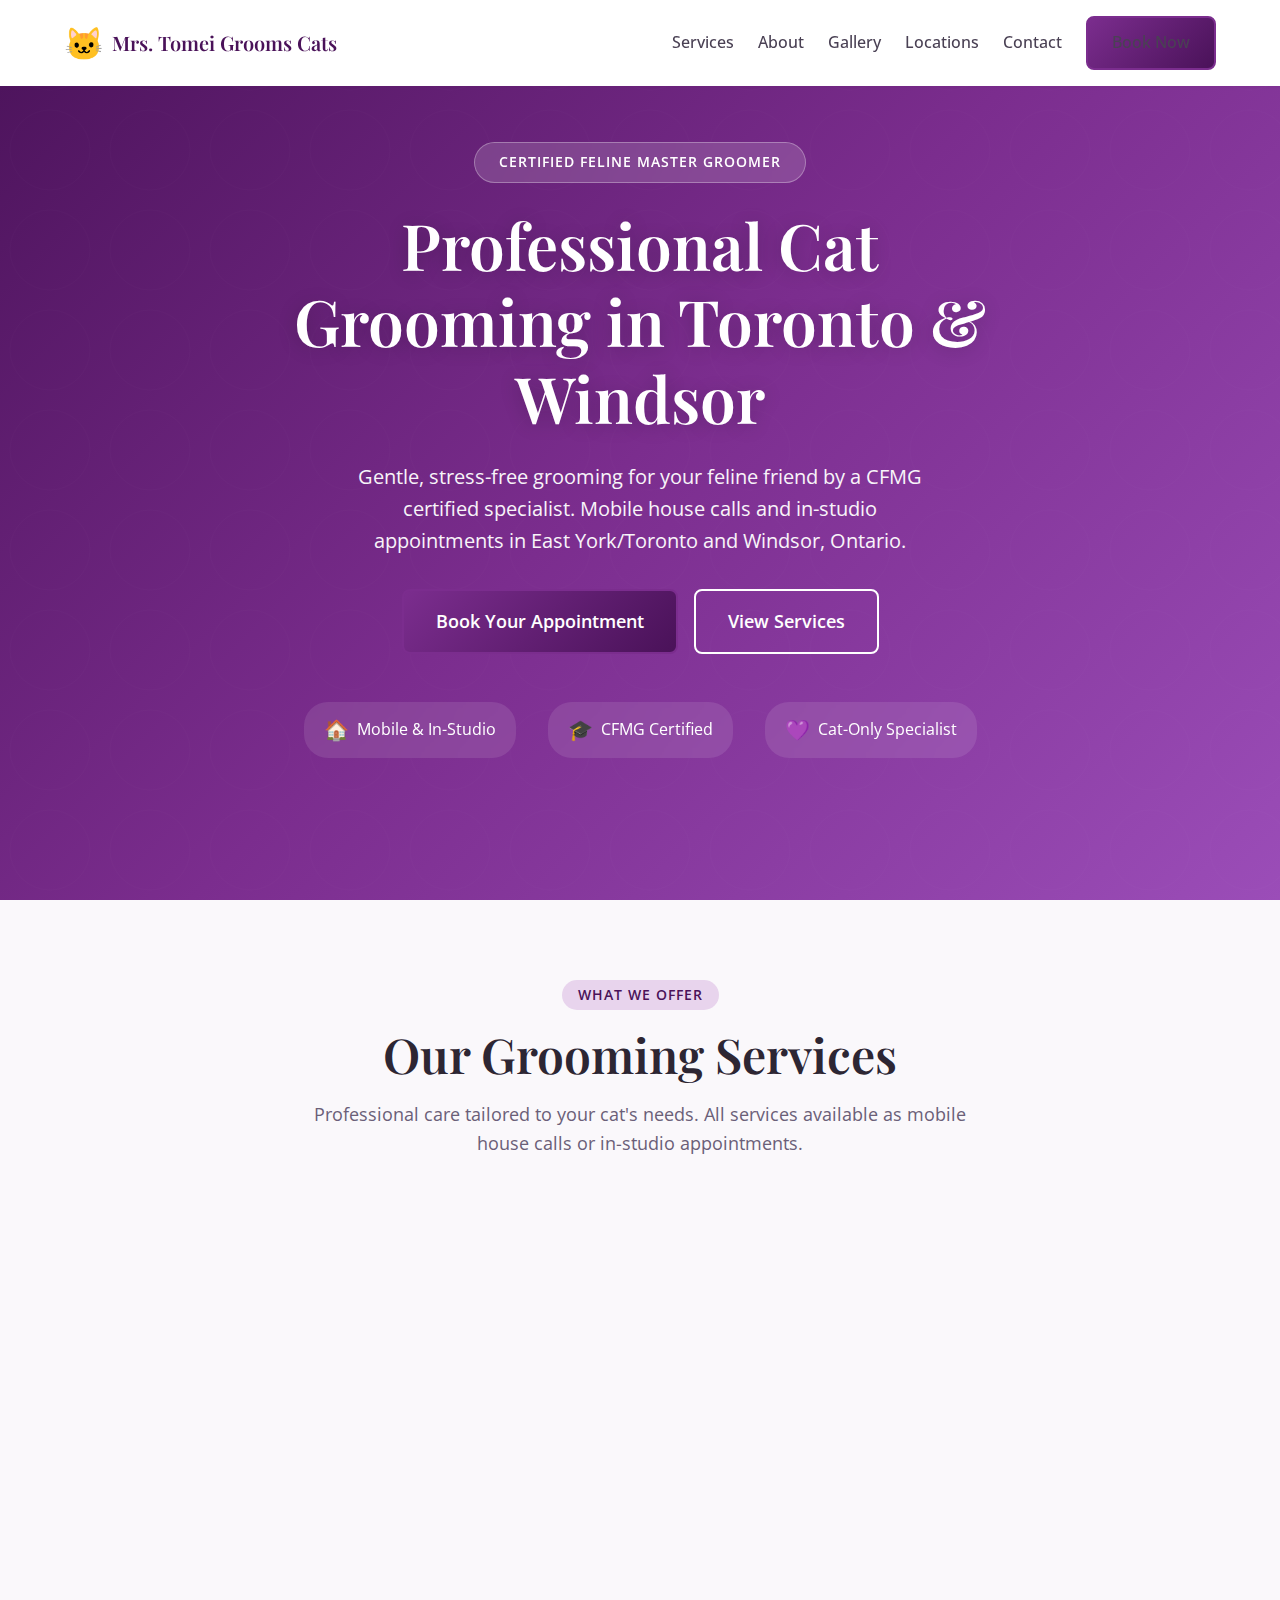
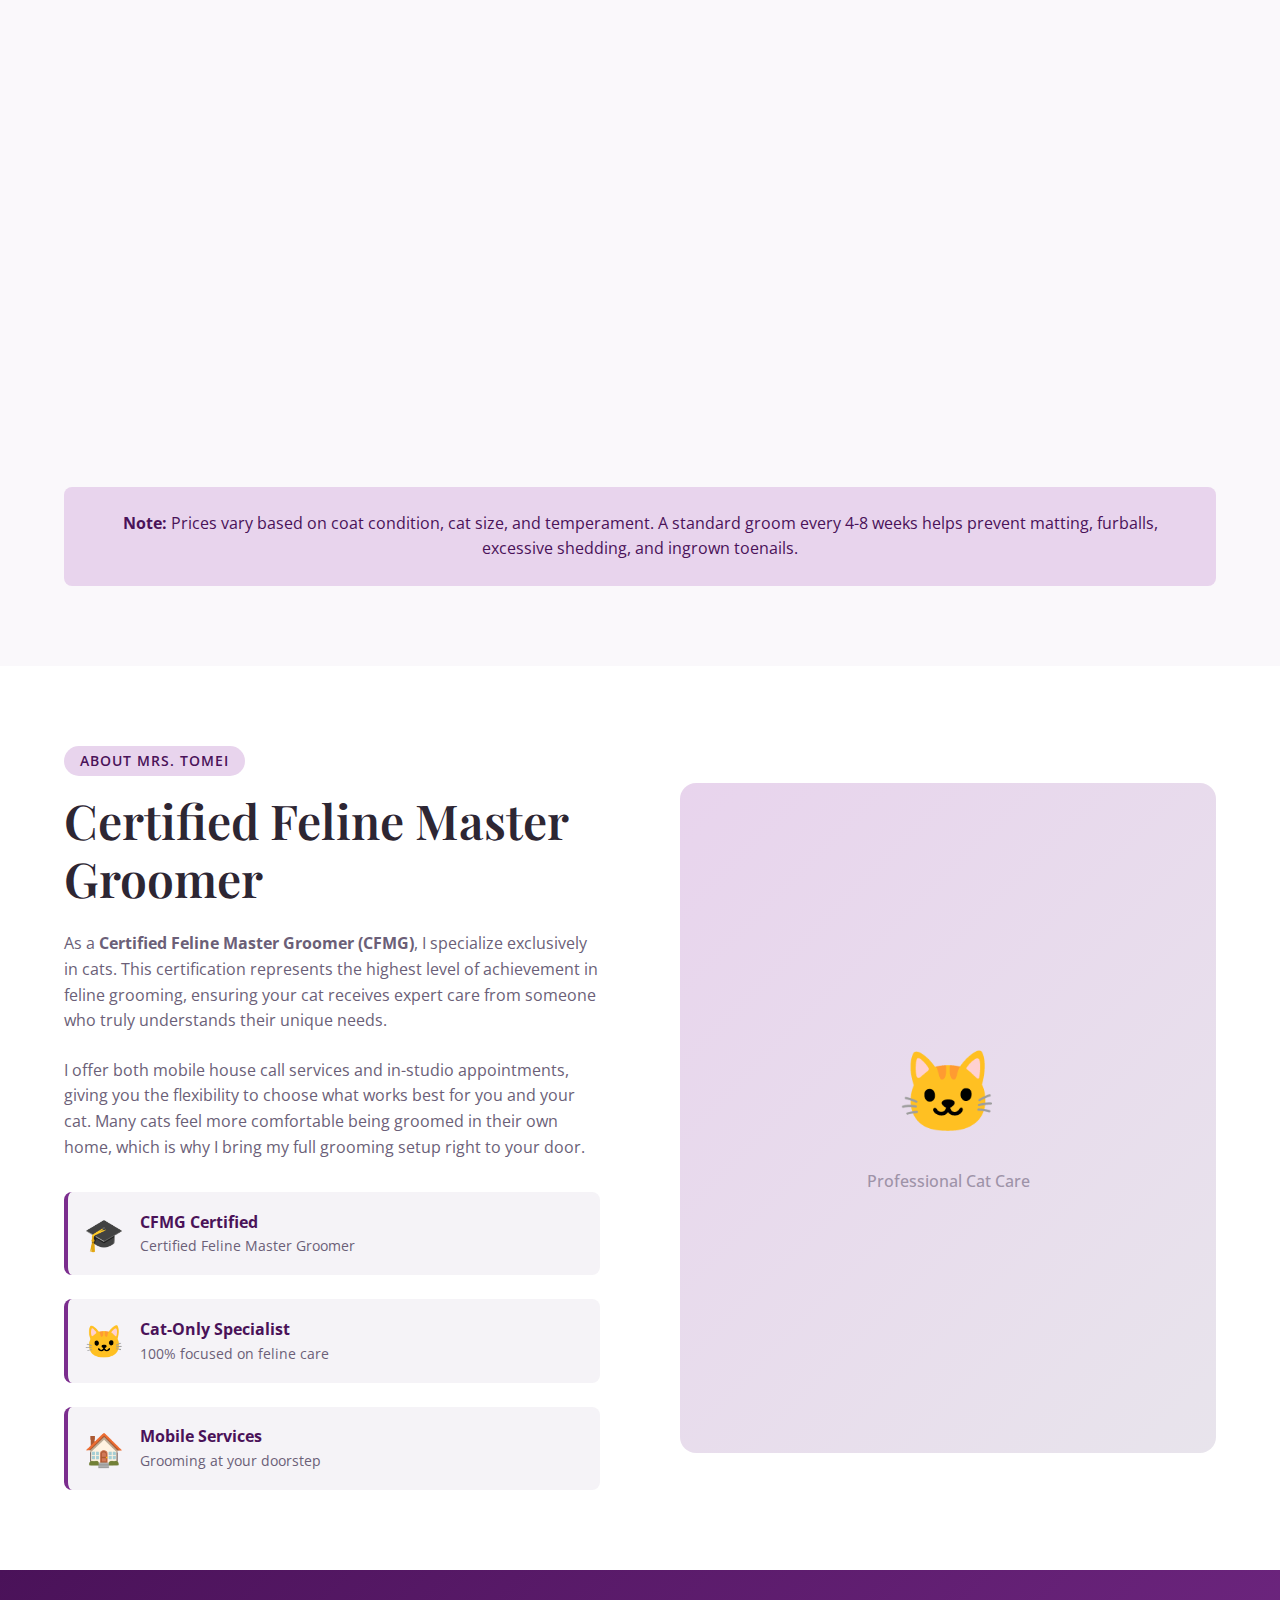
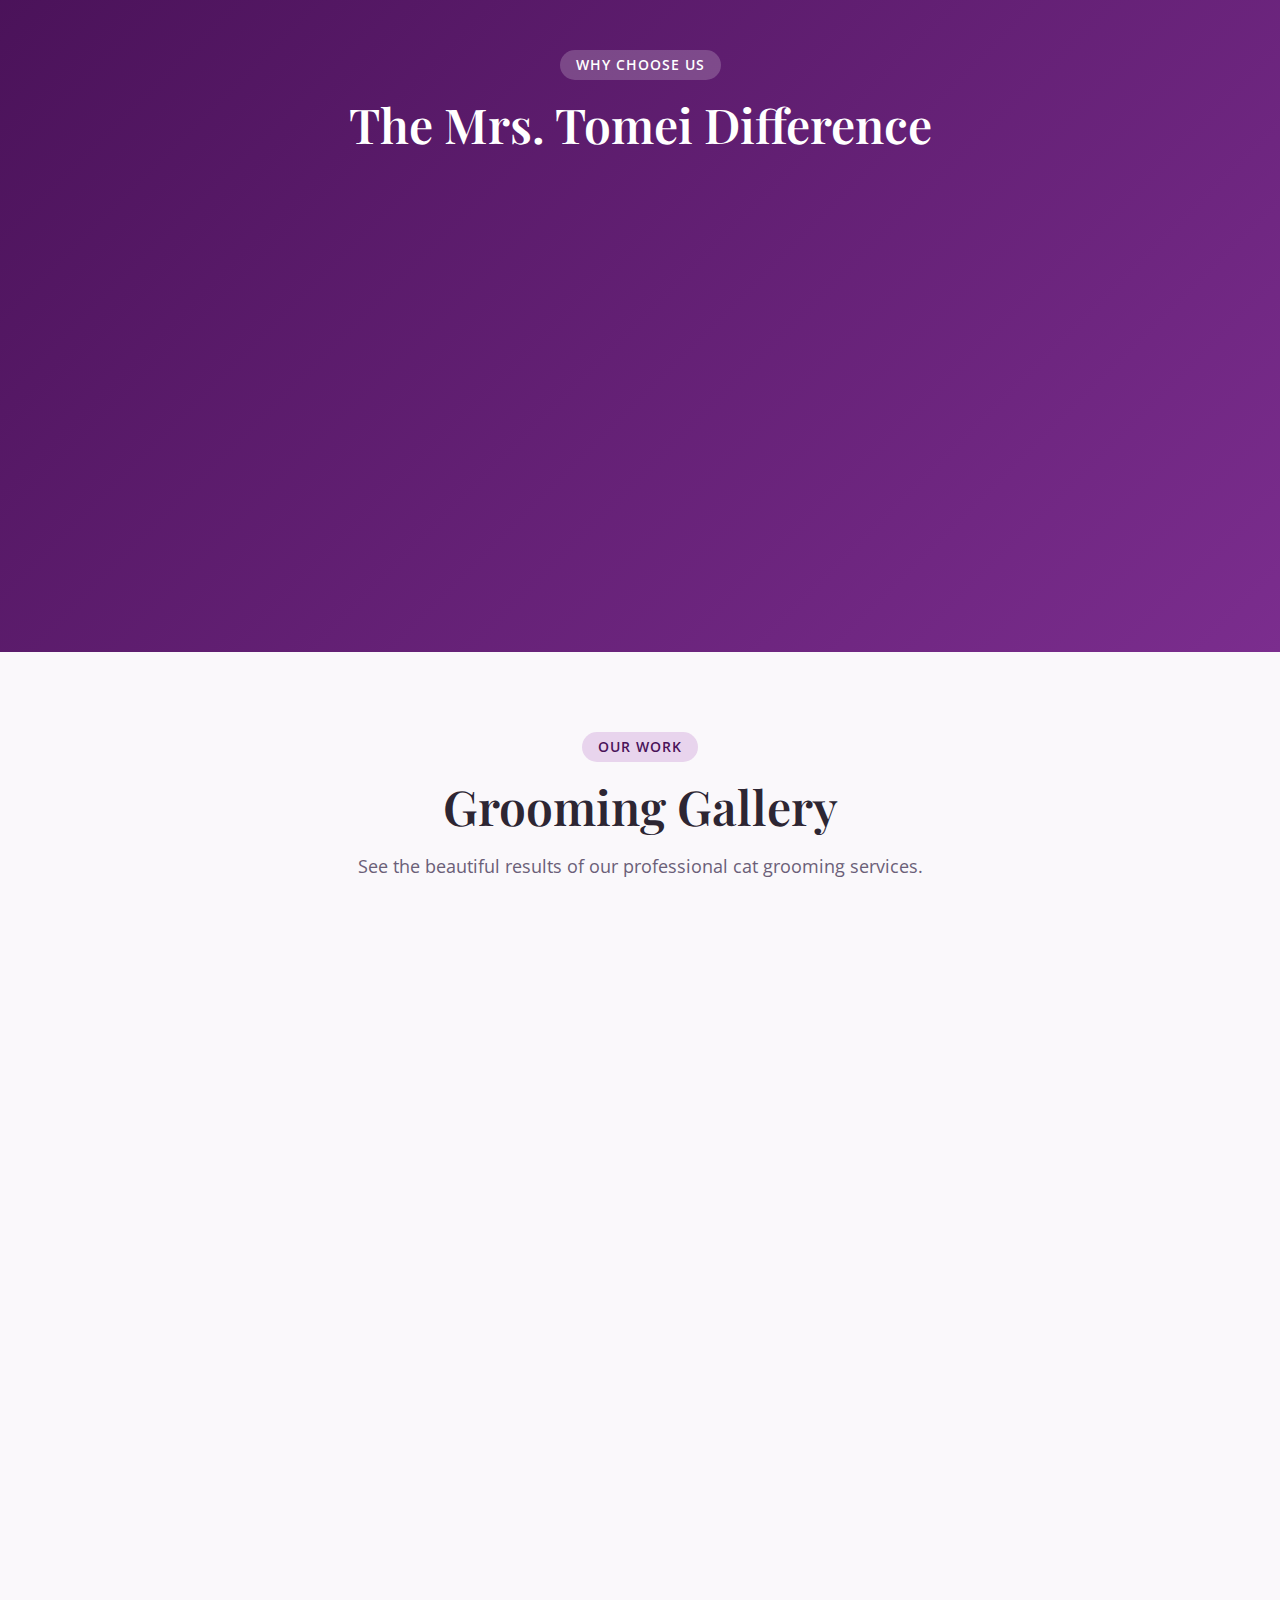
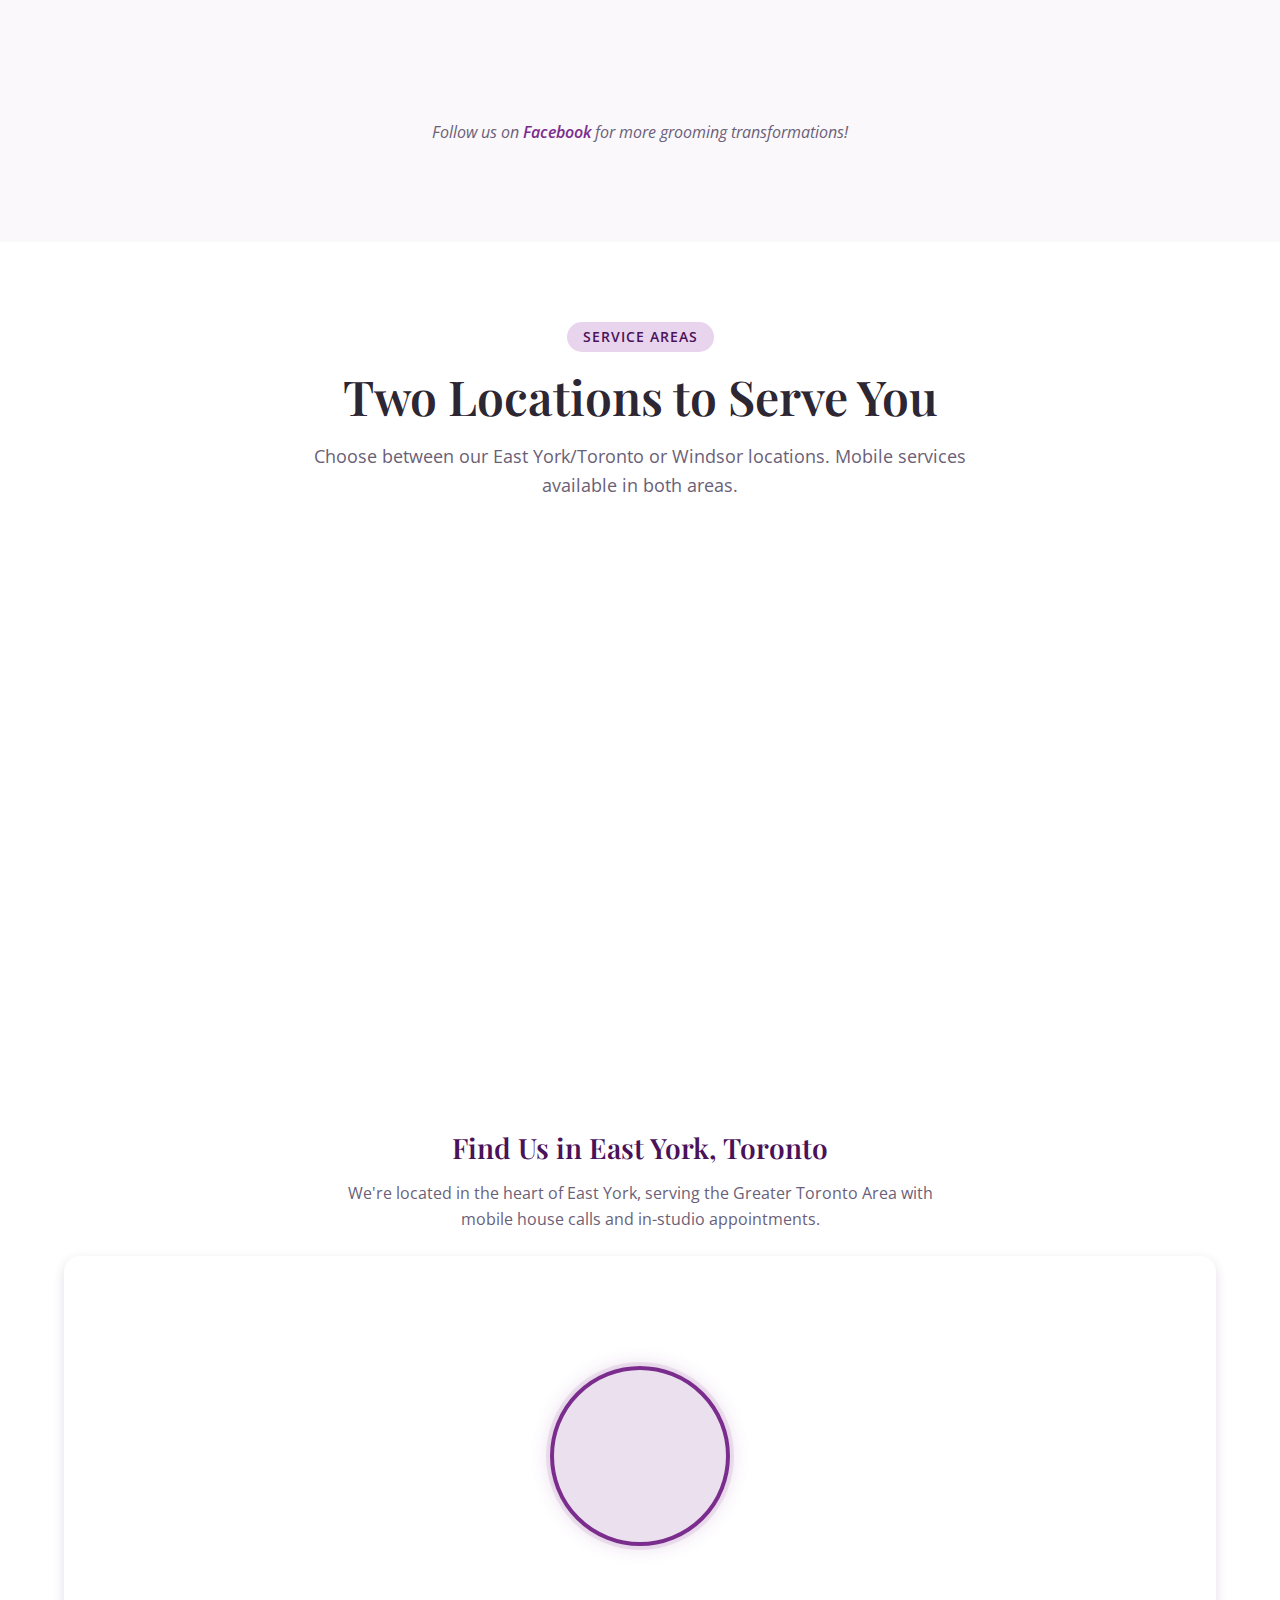
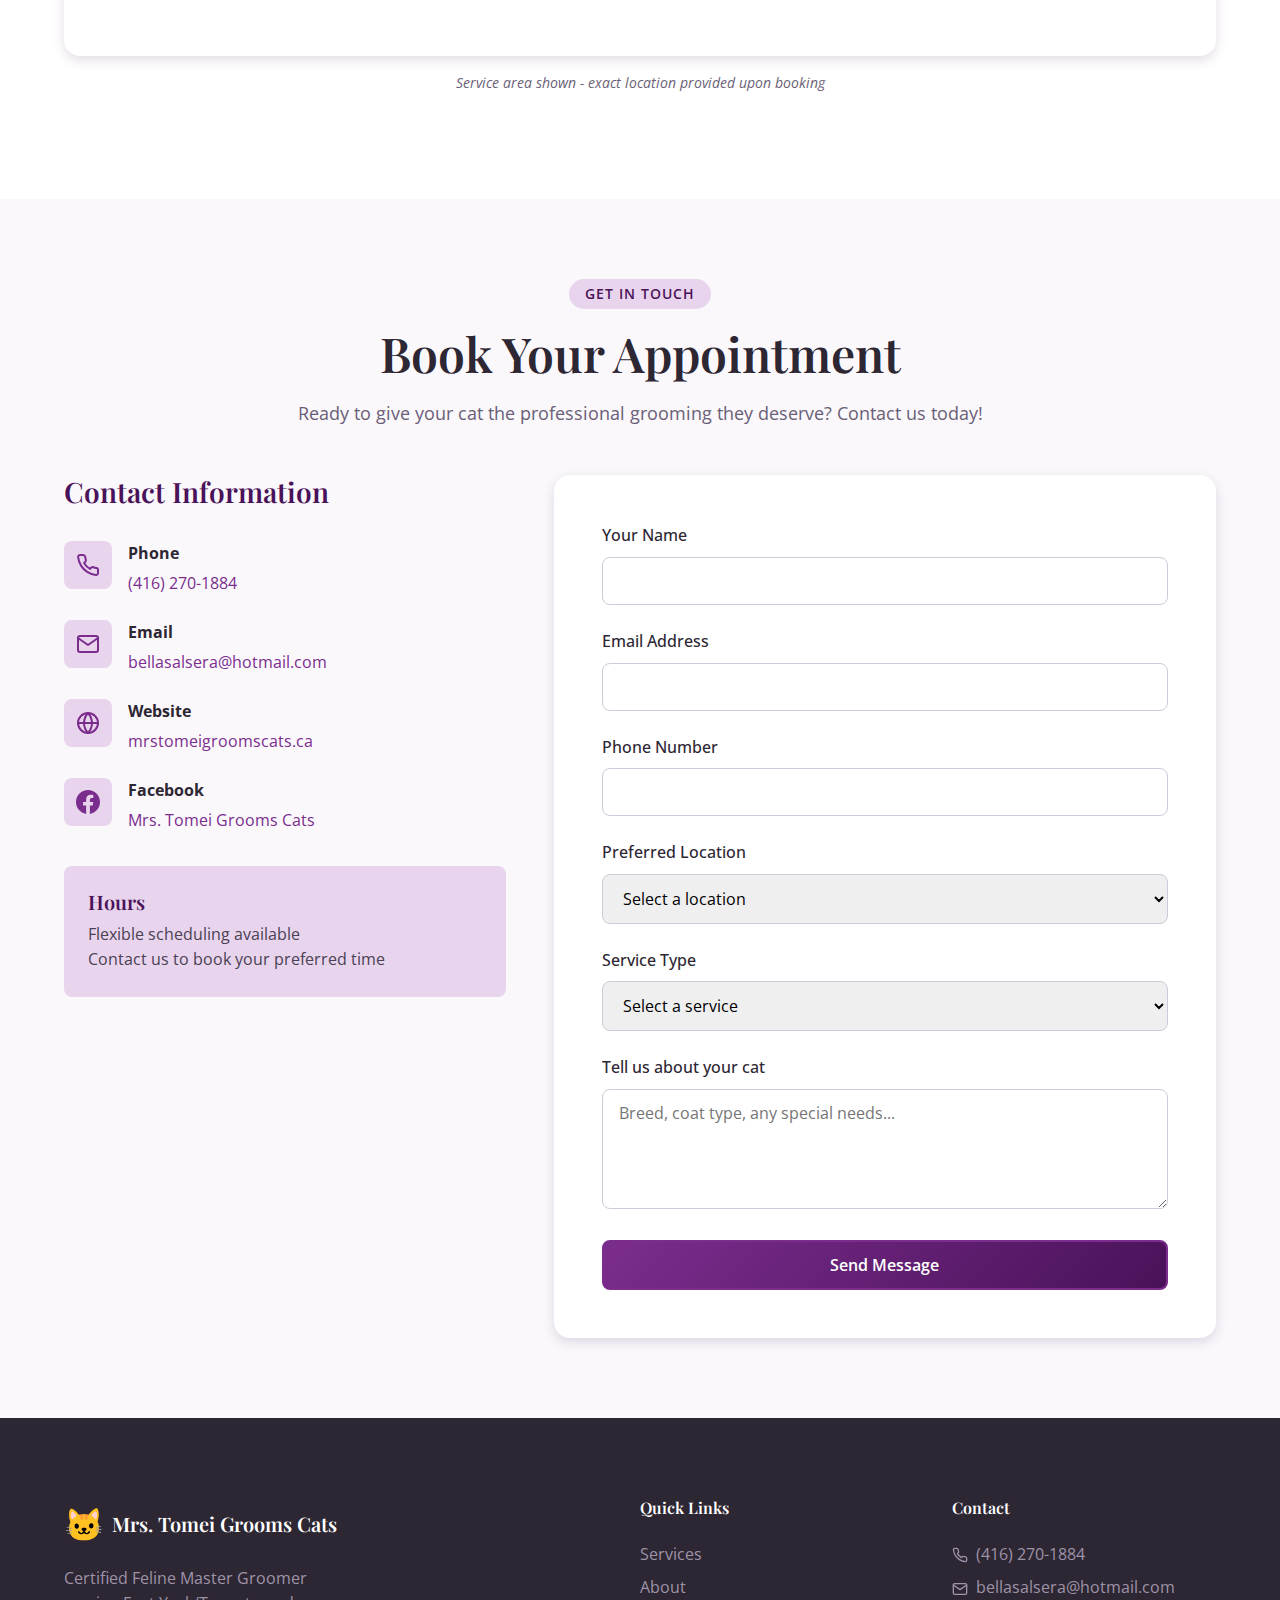
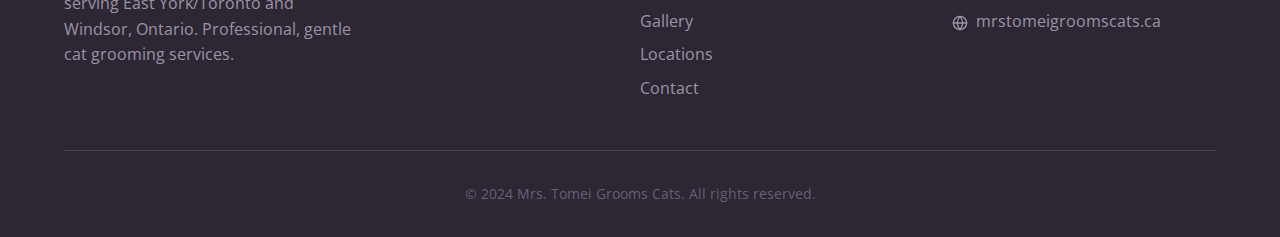
<file: index.html>
<!DOCTYPE html>
<html lang="en">
<head>
    <meta charset="UTF-8">
    <meta name="viewport" content="width=device-width, initial-scale=1.0">

    <!-- SEO Meta Tags -->
    <title>Cat Grooming Toronto & Windsor | CFMG Certified - Mrs. Tomei Grooms Cats</title>
    <meta name="description" content="Professional cat grooming in East York/Toronto and Windsor, Ontario. Certified Feline Master Groomer (CFMG) offering mobile house calls and in-studio appointments. Lion cuts, de-shedding, nail trims from $25. Call (416) 270-1884.">
    <meta name="keywords" content="cat grooming Toronto, cat groomer East York, cat grooming Windsor Ontario, CFMG certified cat groomer, mobile cat grooming Toronto, lion cut cat Toronto, cat nail trim near me, feline grooming Ontario, professional cat groomer GTA, cat de-shedding Toronto">
    <meta name="author" content="Mrs. Tomei Grooms Cats">
    <meta name="robots" content="index, follow">
    <link rel="canonical" href="https://jaystarz1.github.io/Mrs-Tomie-Grooms-Cats/">

    <!-- Geographic Meta Tags -->
    <meta name="geo.region" content="CA-ON">
    <meta name="geo.placename" content="Toronto, East York, Windsor">
    <meta name="geo.position" content="43.6915;-79.3266">
    <meta name="ICBM" content="43.6915, -79.3266">

    <!-- Open Graph / Facebook -->
    <meta property="og:type" content="business.business">
    <meta property="og:title" content="Cat Grooming Toronto & Windsor | CFMG Certified - Mrs. Tomei Grooms Cats">
    <meta property="og:description" content="Professional cat grooming by a Certified Feline Master Groomer. Mobile house calls and in-studio appointments in East York/Toronto and Windsor. Book now!">
    <meta property="og:url" content="https://jaystarz1.github.io/Mrs-Tomie-Grooms-Cats/">
    <meta property="og:site_name" content="Mrs. Tomei Grooms Cats">
    <meta property="og:locale" content="en_CA">
    <meta property="business:contact_data:street_address" content="East York">
    <meta property="business:contact_data:locality" content="Toronto">
    <meta property="business:contact_data:region" content="Ontario">
    <meta property="business:contact_data:postal_code" content="">
    <meta property="business:contact_data:country_name" content="Canada">
    <meta property="business:contact_data:phone_number" content="+1-416-270-1884">

    <!-- Twitter Card -->
    <meta name="twitter:card" content="summary_large_image">
    <meta name="twitter:title" content="Cat Grooming Toronto & Windsor | CFMG Certified">
    <meta name="twitter:description" content="Professional cat grooming by a Certified Feline Master Groomer. Mobile & in-studio. Call (416) 270-1884.">

    <!-- Google Fonts -->
    <link rel="preconnect" href="https://fonts.googleapis.com">
    <link rel="preconnect" href="https://fonts.gstatic.com" crossorigin>
    <link href="https://fonts.googleapis.com/css2?family=Playfair+Display:wght@500;600;700&family=Open+Sans:wght@400;500;600&display=swap" rel="stylesheet">

    <link rel="stylesheet" href="css/style.css">

    <!-- Schema.org JSON-LD Structured Data -->
    <script type="application/ld+json">
    {
        "@context": "https://schema.org",
        "@graph": [
            {
                "@type": "LocalBusiness",
                "@id": "https://jaystarz1.github.io/Mrs-Tomie-Grooms-Cats/#business",
                "name": "Mrs. Tomei Grooms Cats",
                "description": "Professional cat grooming services by a Certified Feline Master Groomer (CFMG). Specializing in stress-free grooming for cats including lion cuts, de-shedding, nail trims, and full grooms. Mobile house calls and in-studio appointments available.",
                "url": "https://jaystarz1.github.io/Mrs-Tomie-Grooms-Cats/",
                "telephone": "+1-416-270-1884",
                "email": "bellasalsera@hotmail.com",
                "priceRange": "$25-$85",
                "image": "https://jaystarz1.github.io/Mrs-Tomie-Grooms-Cats/images/cat-01.jpg",
                "address": {
                    "@type": "PostalAddress",
                    "streetAddress": "East York",
                    "addressLocality": "Toronto",
                    "addressRegion": "ON",
                    "postalCode": "",
                    "addressCountry": "CA"
                },
                "geo": {
                    "@type": "GeoCoordinates",
                    "latitude": 43.6915,
                    "longitude": -79.3266
                },
                "areaServed": [
                    {
                        "@type": "City",
                        "name": "Toronto",
                        "containedIn": "Ontario"
                    },
                    {
                        "@type": "City",
                        "name": "East York",
                        "containedIn": "Ontario"
                    },
                    {
                        "@type": "City",
                        "name": "Windsor",
                        "containedIn": "Ontario"
                    },
                    {
                        "@type": "City",
                        "name": "Tecumseh",
                        "containedIn": "Ontario"
                    }
                ],
                "openingHoursSpecification": {
                    "@type": "OpeningHoursSpecification",
                    "dayOfWeek": ["Monday", "Tuesday", "Wednesday", "Thursday", "Friday", "Saturday"],
                    "opens": "09:00",
                    "closes": "18:00"
                },
                "sameAs": [
                    "https://www.facebook.com/profile.php?id=61584848902970",
                    "https://www.mrstomeigroomscats.ca"
                ],
                "hasOfferCatalog": {
                    "@type": "OfferCatalog",
                    "name": "Cat Grooming Services",
                    "itemListElement": [
                        {
                            "@type": "Offer",
                            "itemOffered": {
                                "@type": "Service",
                                "name": "Standard Cat Groom",
                                "description": "Brushing, de-shedding, nail trim, ear cleaning, and sanitary trim"
                            },
                            "priceSpecification": {
                                "@type": "PriceSpecification",
                                "price": "50.00",
                                "minPrice": "50.00",
                                "maxPrice": "85.00",
                                "priceCurrency": "CAD"
                            }
                        },
                        {
                            "@type": "Offer",
                            "itemOffered": {
                                "@type": "Service",
                                "name": "Lion Cut",
                                "description": "Full-body clip with mane and tail pom for long-haired or matted cats"
                            },
                            "priceSpecification": {
                                "@type": "PriceSpecification",
                                "price": "75.00",
                                "priceCurrency": "CAD"
                            }
                        },
                        {
                            "@type": "Offer",
                            "itemOffered": {
                                "@type": "Service",
                                "name": "Cat Nail Trim",
                                "description": "Professional nail trimming for cats"
                            },
                            "priceSpecification": {
                                "@type": "PriceSpecification",
                                "price": "25.00",
                                "minPrice": "25.00",
                                "maxPrice": "40.00",
                                "priceCurrency": "CAD"
                            }
                        }
                    ]
                }
            },
            {
                "@type": "WebSite",
                "@id": "https://jaystarz1.github.io/Mrs-Tomie-Grooms-Cats/#website",
                "url": "https://jaystarz1.github.io/Mrs-Tomie-Grooms-Cats/",
                "name": "Mrs. Tomei Grooms Cats",
                "description": "Professional cat grooming services in Toronto and Windsor, Ontario",
                "publisher": {
                    "@id": "https://jaystarz1.github.io/Mrs-Tomie-Grooms-Cats/#business"
                }
            },
            {
                "@type": "WebPage",
                "@id": "https://jaystarz1.github.io/Mrs-Tomie-Grooms-Cats/#webpage",
                "url": "https://jaystarz1.github.io/Mrs-Tomie-Grooms-Cats/",
                "name": "Cat Grooming Toronto & Windsor | CFMG Certified - Mrs. Tomei Grooms Cats",
                "isPartOf": {
                    "@id": "https://jaystarz1.github.io/Mrs-Tomie-Grooms-Cats/#website"
                },
                "about": {
                    "@id": "https://jaystarz1.github.io/Mrs-Tomie-Grooms-Cats/#business"
                },
                "datePublished": "2025-12-09",
                "dateModified": "2025-12-09"
            },
            {
                "@type": "FAQPage",
                "mainEntity": [
                    {
                        "@type": "Question",
                        "name": "What is a Certified Feline Master Groomer (CFMG)?",
                        "acceptedAnswer": {
                            "@type": "Answer",
                            "text": "A CFMG certification represents the highest level of achievement in feline grooming. It ensures your cat receives expert care from someone who truly understands their unique needs and behaviors."
                        }
                    },
                    {
                        "@type": "Question",
                        "name": "Do you offer mobile cat grooming in Toronto?",
                        "acceptedAnswer": {
                            "@type": "Answer",
                            "text": "Yes! We offer mobile house call services in East York/Toronto and Windsor. Mobile grooming means less stress for your cat with no carrier anxiety or car rides required."
                        }
                    },
                    {
                        "@type": "Question",
                        "name": "How much does cat grooming cost in Toronto?",
                        "acceptedAnswer": {
                            "@type": "Answer",
                            "text": "Our prices start at $25 for in-studio nail trims and $50-$85 for standard grooms. Mobile house calls start at $40 for nail trims and $60-$85 for standard grooms. Lion cuts start at $75."
                        }
                    }
                ]
            }
        ]
    }
    </script>
</head>
<body>
    <!-- Header -->
    <header class="header">
        <div class="container">
            <nav class="navbar">
                <a href="#" class="logo">
                    <span class="logo-icon">🐱</span>
                    <span class="logo-text">Mrs. Tomei Grooms Cats</span>
                </a>
                <button class="nav-toggle" aria-label="Toggle navigation">
                    <span></span>
                    <span></span>
                    <span></span>
                </button>
                <ul class="nav-menu">
                    <li><a href="#services">Services</a></li>
                    <li><a href="#about">About</a></li>
                    <li><a href="#gallery">Gallery</a></li>
                    <li><a href="#locations">Locations</a></li>
                    <li><a href="#contact">Contact</a></li>
                    <li><a href="#contact" class="btn btn-primary">Book Now</a></li>
                </ul>
            </nav>
        </div>
    </header>

    <!-- Hero Section -->
    <section class="hero">
        <div class="hero-overlay"></div>
        <div class="container">
            <div class="hero-content">
                <span class="hero-badge">Certified Feline Master Groomer</span>
                <h1>Professional Cat Grooming in Toronto & Windsor</h1>
                <p class="hero-subtitle">Gentle, stress-free grooming for your feline friend by a CFMG certified specialist. Mobile house calls and in-studio appointments in East York/Toronto and Windsor, Ontario.</p>
                <div class="hero-buttons">
                    <a href="#contact" class="btn btn-primary btn-lg">Book Your Appointment</a>
                    <a href="#services" class="btn btn-outline btn-lg">View Services</a>
                </div>
                <div class="hero-features">
                    <div class="hero-feature">
                        <span class="feature-icon">🏠</span>
                        <span>Mobile & In-Studio</span>
                    </div>
                    <div class="hero-feature">
                        <span class="feature-icon">🎓</span>
                        <span>CFMG Certified</span>
                    </div>
                    <div class="hero-feature">
                        <span class="feature-icon">💜</span>
                        <span>Cat-Only Specialist</span>
                    </div>
                </div>
            </div>
        </div>
    </section>

    <!-- Services Section -->
    <section id="services" class="services">
        <div class="container">
            <div class="section-header">
                <span class="section-tag">What We Offer</span>
                <h2>Our Grooming Services</h2>
                <p>Professional care tailored to your cat's needs. All services available as mobile house calls or in-studio appointments.</p>
            </div>

            <div class="services-grid">
                <!-- Service Card 1 -->
                <div class="service-card">
                    <div class="service-icon">✂️</div>
                    <h3>Standard Groom</h3>
                    <p>Our signature service includes brushing, de-shedding, nail trim, ear cleaning, and sanitary trim. Perfect for regular maintenance.</p>
                    <div class="service-price">
                        <span class="price-label">Starting at</span>
                        <span class="price">$50 - $85</span>
                    </div>
                </div>

                <!-- Service Card 2 -->
                <div class="service-card">
                    <div class="service-icon">🦁</div>
                    <h3>Lion Cut</h3>
                    <p>A stylish full-body clip leaving a mane around the head and a pom on the tail. Great for long-haired cats or matted coats.</p>
                    <div class="service-price">
                        <span class="price-label">Starting at</span>
                        <span class="price">$75+</span>
                    </div>
                </div>

                <!-- Service Card 3 -->
                <div class="service-card">
                    <div class="service-icon">🐻</div>
                    <h3>Comb Cut (Teddy Bear)</h3>
                    <p>An even trim all over the body for a plush, teddy bear look. Ideal for maintaining a neat appearance between full grooms.</p>
                    <div class="service-price">
                        <span class="price-label">Starting at</span>
                        <span class="price">$70+</span>
                    </div>
                </div>

                <!-- Service Card 4 -->
                <div class="service-card">
                    <div class="service-icon">💅</div>
                    <h3>Nail Services</h3>
                    <p>Nail trims and nail caps (Soft Paws) application. Keep your cat comfortable and your furniture protected.</p>
                    <div class="service-price">
                        <span class="price-label">Starting at</span>
                        <span class="price">$25 - $60</span>
                    </div>
                </div>

                <!-- Service Card 5 -->
                <div class="service-card">
                    <div class="service-icon">🛁</div>
                    <h3>Bath & Blow Dry</h3>
                    <p>Deep cleaning with cat-safe shampoo, thorough rinse, and professional blow dry for a fresh, fluffy coat.</p>
                    <div class="service-price">
                        <span class="price-label">Starting at</span>
                        <span class="price">$60+</span>
                    </div>
                </div>

                <!-- Service Card 6 -->
                <div class="service-card">
                    <div class="service-icon">✨</div>
                    <h3>Add-On Services</h3>
                    <p>Paw pad trim, belly trim, de-matting, and sanitary trim available as add-ons to any grooming service.</p>
                    <div class="service-price">
                        <span class="price-label">Starting at</span>
                        <span class="price">$8 - $25</span>
                    </div>
                </div>
            </div>

            <div class="services-note">
                <p><strong>Note:</strong> Prices vary based on coat condition, cat size, and temperament. A standard groom every 4-8 weeks helps prevent matting, furballs, excessive shedding, and ingrown toenails.</p>
            </div>
        </div>
    </section>

    <!-- About Section -->
    <section id="about" class="about">
        <div class="container">
            <div class="about-grid">
                <div class="about-content">
                    <span class="section-tag">About Mrs. Tomei</span>
                    <h2>Certified Feline Master Groomer</h2>
                    <p>As a <strong>Certified Feline Master Groomer (CFMG)</strong>, I specialize exclusively in cats. This certification represents the highest level of achievement in feline grooming, ensuring your cat receives expert care from someone who truly understands their unique needs.</p>
                    <p>I offer both mobile house call services and in-studio appointments, giving you the flexibility to choose what works best for you and your cat. Many cats feel more comfortable being groomed in their own home, which is why I bring my full grooming setup right to your door.</p>

                    <div class="credentials">
                        <div class="credential">
                            <div class="credential-icon">🎓</div>
                            <div class="credential-text">
                                <strong>CFMG Certified</strong>
                                <span>Certified Feline Master Groomer</span>
                            </div>
                        </div>
                        <div class="credential">
                            <div class="credential-icon">🐱</div>
                            <div class="credential-text">
                                <strong>Cat-Only Specialist</strong>
                                <span>100% focused on feline care</span>
                            </div>
                        </div>
                        <div class="credential">
                            <div class="credential-icon">🏠</div>
                            <div class="credential-text">
                                <strong>Mobile Services</strong>
                                <span>Grooming at your doorstep</span>
                            </div>
                        </div>
                    </div>
                </div>
                <div class="about-image">
                    <div class="image-placeholder">
                        <span>🐱</span>
                        <p>Professional Cat Care</p>
                    </div>
                </div>
            </div>
        </div>
    </section>

    <!-- Why Choose Us -->
    <section class="why-us">
        <div class="container">
            <div class="section-header">
                <span class="section-tag">Why Choose Us</span>
                <h2>The Mrs. Tomei Difference</h2>
            </div>

            <div class="benefits-grid">
                <div class="benefit">
                    <div class="benefit-icon">😺</div>
                    <h3>Cat-Only Environment</h3>
                    <p>No barking dogs to stress your cat. We focus exclusively on feline grooming for a calm, peaceful experience.</p>
                </div>
                <div class="benefit">
                    <div class="benefit-icon">🚗</div>
                    <h3>We Come To You</h3>
                    <p>Mobile grooming means less stress for your cat. No carrier anxiety or car rides required.</p>
                </div>
                <div class="benefit">
                    <div class="benefit-icon">💆</div>
                    <h3>Gentle Handling</h3>
                    <p>Patient, calm approach with every cat. We never rush and always prioritize your cat's comfort.</p>
                </div>
                <div class="benefit">
                    <div class="benefit-icon">🏆</div>
                    <h3>Expert Certification</h3>
                    <p>CFMG certification means you're getting the highest standard of professional feline grooming.</p>
                </div>
            </div>
        </div>
    </section>

    <!-- Gallery Section -->
    <section id="gallery" class="gallery">
        <div class="container">
            <div class="section-header">
                <span class="section-tag">Our Work</span>
                <h2>Grooming Gallery</h2>
                <p>See the beautiful results of our professional cat grooming services.</p>
            </div>

            <div class="gallery-grid">
                <div class="gallery-item">
                    <img src="images/cat-01.jpg" alt="Professional cat grooming in progress - groomer brushing a fluffy cat" loading="lazy">
                </div>
                <div class="gallery-item">
                    <img src="images/cat-02.jpg" alt="Beautifully groomed ragdoll cat after professional grooming session" loading="lazy">
                </div>
                <div class="gallery-item">
                    <img src="images/cat-03.jpg" alt="Cat enjoying gentle grooming care at Mrs. Tomei Grooms Cats" loading="lazy">
                </div>
                <div class="gallery-item">
                    <img src="images/cat-04.jpg" alt="Professional blow dry session for a long-haired cat" loading="lazy">
                </div>
                <div class="gallery-item">
                    <img src="images/cat-05.jpg" alt="Happy cat after complete grooming service" loading="lazy">
                </div>
            </div>

            <p class="gallery-note">Follow us on <a href="https://www.facebook.com/profile.php?id=61584848902970" target="_blank">Facebook</a> for more grooming transformations!</p>
        </div>
    </section>

    <!-- Locations Section -->
    <section id="locations" class="locations">
        <div class="container">
            <div class="section-header">
                <span class="section-tag">Service Areas</span>
                <h2>Two Locations to Serve You</h2>
                <p>Choose between our East York/Toronto or Windsor locations. Mobile services available in both areas.</p>
            </div>

            <div class="locations-grid">
                <!-- Toronto Location -->
                <div class="location-card">
                    <div class="location-header">
                        <h3>🏙️ East York / Toronto</h3>
                    </div>
                    <div class="location-body">
                        <div class="location-info">
                            <div class="info-item">
                                <span class="info-icon">📍</span>
                                <span>East York, Toronto, ON</span>
                            </div>
                            <div class="info-item">
                                <span class="info-icon">📞</span>
                                <span>(416) 270-1884</span>
                            </div>
                        </div>

                        <div class="service-type">
                            <h4>Mobile House Calls</h4>
                            <ul>
                                <li>Nail trims: $40+ (first cat)</li>
                                <li>Standard groom: $60-$85</li>
                                <li>Additional cats: $10 each</li>
                            </ul>
                        </div>

                        <div class="service-type">
                            <h4>In-Studio</h4>
                            <ul>
                                <li>Nail trims: $25+ (first cat)</li>
                                <li>Standard groom: $50-$75</li>
                                <li>Additional cats: $10 each</li>
                            </ul>
                        </div>
                    </div>
                </div>

                <!-- Windsor Location -->
                <div class="location-card">
                    <div class="location-header">
                        <h3>🌳 Windsor</h3>
                    </div>
                    <div class="location-body">
                        <div class="location-info">
                            <div class="info-item">
                                <span class="info-icon">📍</span>
                                <span>Parent and Erie, Windsor, N9A 2E5</span>
                            </div>
                            <div class="info-item">
                                <span class="info-icon">🚗</span>
                                <span>Also serving: Tecumseh, St. Clair Beach, Puce, Belle River</span>
                            </div>
                        </div>

                        <div class="service-type">
                            <h4>Mobile House Calls</h4>
                            <ul>
                                <li>Nail trims: $40+ (first cat)</li>
                                <li>Standard groom: $60-$85</li>
                                <li>Surcharge may apply outside Windsor</li>
                            </ul>
                        </div>

                        <div class="service-type">
                            <h4>In-Studio</h4>
                            <ul>
                                <li>Nail trims: $25+ (first cat)</li>
                                <li>Standard groom: $50-$75</li>
                                <li>Additional cats: $10 each</li>
                            </ul>
                        </div>
                    </div>
                </div>
            </div>

            <!-- Google Map - East York Area with Service Circle -->
            <div class="map-container">
                <h3>Find Us in East York, Toronto</h3>
                <p>We're located in the heart of East York, serving the Greater Toronto Area with mobile house calls and in-studio appointments.</p>
                <div class="map-wrapper" style="position: relative;">
                    <iframe
                        src="https://www.google.com/maps/embed?pb=!1m14!1m12!1m3!1d11538.961878498847!2d-79.32547!3d43.69217!2m3!1f0!2f0!3f0!3m2!1i1024!2i768!4f13.1!5e0!3m2!1sen!2sca!4v1702137600000!5m2!1sen!2sca"
                        width="100%"
                        height="400"
                        style="border:0; border-radius: 12px;"
                        allowfullscreen=""
                        loading="lazy"
                        referrerpolicy="no-referrer-when-downgrade"
                        title="Mrs. Tomei Grooms Cats - East York Toronto Service Area">
                    </iframe>
                    <!-- Service Area Circle Overlay -->
                    <div class="service-area-circle" aria-hidden="true"></div>
                </div>
                <p class="map-note">Service area shown - exact location provided upon booking</p>
            </div>
        </div>
    </section>

    <!-- Contact Section -->
    <section id="contact" class="contact">
        <div class="container">
            <div class="section-header">
                <span class="section-tag">Get In Touch</span>
                <h2>Book Your Appointment</h2>
                <p>Ready to give your cat the professional grooming they deserve? Contact us today!</p>
            </div>

            <div class="contact-grid">
                <div class="contact-info">
                    <h3>Contact Information</h3>

                    <div class="contact-item">
                        <span class="contact-icon">
                            <svg xmlns="http://www.w3.org/2000/svg" width="24" height="24" viewBox="0 0 24 24" fill="none" stroke="currentColor" stroke-width="2" stroke-linecap="round" stroke-linejoin="round"><path d="M22 16.92v3a2 2 0 0 1-2.18 2 19.79 19.79 0 0 1-8.63-3.07 19.5 19.5 0 0 1-6-6 19.79 19.79 0 0 1-3.07-8.67A2 2 0 0 1 4.11 2h3a2 2 0 0 1 2 1.72 12.84 12.84 0 0 0 .7 2.81 2 2 0 0 1-.45 2.11L8.09 9.91a16 16 0 0 0 6 6l1.27-1.27a2 2 0 0 1 2.11-.45 12.84 12.84 0 0 0 2.81.7A2 2 0 0 1 22 16.92z"></path></svg>
                        </span>
                        <div>
                            <strong>Phone</strong>
                            <a href="tel:4162701884">(416) 270-1884</a>
                        </div>
                    </div>

                    <div class="contact-item">
                        <span class="contact-icon">
                            <svg xmlns="http://www.w3.org/2000/svg" width="24" height="24" viewBox="0 0 24 24" fill="none" stroke="currentColor" stroke-width="2" stroke-linecap="round" stroke-linejoin="round"><path d="M4 4h16c1.1 0 2 .9 2 2v12c0 1.1-.9 2-2 2H4c-1.1 0-2-.9-2-2V6c0-1.1.9-2 2-2z"></path><polyline points="22,6 12,13 2,6"></polyline></svg>
                        </span>
                        <div>
                            <strong>Email</strong>
                            <a href="mailto:bellasalsera@hotmail.com">bellasalsera@hotmail.com</a>
                        </div>
                    </div>

                    <div class="contact-item">
                        <span class="contact-icon">
                            <svg xmlns="http://www.w3.org/2000/svg" width="24" height="24" viewBox="0 0 24 24" fill="none" stroke="currentColor" stroke-width="2" stroke-linecap="round" stroke-linejoin="round"><circle cx="12" cy="12" r="10"></circle><line x1="2" y1="12" x2="22" y2="12"></line><path d="M12 2a15.3 15.3 0 0 1 4 10 15.3 15.3 0 0 1-4 10 15.3 15.3 0 0 1-4-10 15.3 15.3 0 0 1 4-10z"></path></svg>
                        </span>
                        <div>
                            <strong>Website</strong>
                            <a href="https://www.mrstomeigroomscats.ca" target="_blank">mrstomeigroomscats.ca</a>
                        </div>
                    </div>

                    <div class="contact-item">
                        <span class="contact-icon">
                            <svg xmlns="http://www.w3.org/2000/svg" width="24" height="24" viewBox="0 0 24 24" fill="currentColor"><path d="M24 12.073c0-6.627-5.373-12-12-12s-12 5.373-12 12c0 5.99 4.388 10.954 10.125 11.854v-8.385H7.078v-3.47h3.047V9.43c0-3.007 1.792-4.669 4.533-4.669 1.312 0 2.686.235 2.686.235v2.953H15.83c-1.491 0-1.956.925-1.956 1.874v2.25h3.328l-.532 3.47h-2.796v8.385C19.612 23.027 24 18.062 24 12.073z"/></svg>
                        </span>
                        <div>
                            <strong>Facebook</strong>
                            <a href="https://www.facebook.com/profile.php?id=61584848902970" target="_blank">Mrs. Tomei Grooms Cats</a>
                        </div>
                    </div>

                    <div class="hours">
                        <h4>Hours</h4>
                        <p>Flexible scheduling available<br>Contact us to book your preferred time</p>
                    </div>
                </div>

                <div class="contact-form-wrapper">
                    <form class="contact-form" action="#" method="POST">
                        <div class="form-group">
                            <label for="name">Your Name</label>
                            <input type="text" id="name" name="name" required>
                        </div>

                        <div class="form-group">
                            <label for="email">Email Address</label>
                            <input type="email" id="email" name="email" required>
                        </div>

                        <div class="form-group">
                            <label for="phone">Phone Number</label>
                            <input type="tel" id="phone" name="phone">
                        </div>

                        <div class="form-group">
                            <label for="location">Preferred Location</label>
                            <select id="location" name="location">
                                <option value="">Select a location</option>
                                <option value="toronto">East York / Toronto</option>
                                <option value="windsor">Windsor</option>
                            </select>
                        </div>

                        <div class="form-group">
                            <label for="service">Service Type</label>
                            <select id="service" name="service">
                                <option value="">Select a service</option>
                                <option value="mobile">Mobile House Call</option>
                                <option value="studio">In-Studio Appointment</option>
                            </select>
                        </div>

                        <div class="form-group">
                            <label for="message">Tell us about your cat</label>
                            <textarea id="message" name="message" rows="4" placeholder="Breed, coat type, any special needs..."></textarea>
                        </div>

                        <button type="submit" class="btn btn-primary btn-block">Send Message</button>
                    </form>
                </div>
            </div>
        </div>
    </section>

    <!-- Footer -->
    <footer class="footer">
        <div class="container">
            <div class="footer-content">
                <div class="footer-brand">
                    <a href="#" class="logo">
                        <span class="logo-icon">🐱</span>
                        <span class="logo-text">Mrs. Tomei Grooms Cats</span>
                    </a>
                    <p>Certified Feline Master Groomer serving East York/Toronto and Windsor, Ontario. Professional, gentle cat grooming services.</p>
                </div>

                <div class="footer-links">
                    <h4>Quick Links</h4>
                    <ul>
                        <li><a href="#services">Services</a></li>
                        <li><a href="#about">About</a></li>
                        <li><a href="#gallery">Gallery</a></li>
                        <li><a href="#locations">Locations</a></li>
                        <li><a href="#contact">Contact</a></li>
                    </ul>
                </div>

                <div class="footer-contact">
                    <h4>Contact</h4>
                    <p><svg xmlns="http://www.w3.org/2000/svg" width="16" height="16" viewBox="0 0 24 24" fill="none" stroke="currentColor" stroke-width="2" stroke-linecap="round" stroke-linejoin="round" style="vertical-align: middle; margin-right: 8px;"><path d="M22 16.92v3a2 2 0 0 1-2.18 2 19.79 19.79 0 0 1-8.63-3.07 19.5 19.5 0 0 1-6-6 19.79 19.79 0 0 1-3.07-8.67A2 2 0 0 1 4.11 2h3a2 2 0 0 1 2 1.72 12.84 12.84 0 0 0 .7 2.81 2 2 0 0 1-.45 2.11L8.09 9.91a16 16 0 0 0 6 6l1.27-1.27a2 2 0 0 1 2.11-.45 12.84 12.84 0 0 0 2.81.7A2 2 0 0 1 22 16.92z"></path></svg>(416) 270-1884</p>
                    <p><svg xmlns="http://www.w3.org/2000/svg" width="16" height="16" viewBox="0 0 24 24" fill="none" stroke="currentColor" stroke-width="2" stroke-linecap="round" stroke-linejoin="round" style="vertical-align: middle; margin-right: 8px;"><path d="M4 4h16c1.1 0 2 .9 2 2v12c0 1.1-.9 2-2 2H4c-1.1 0-2-.9-2-2V6c0-1.1.9-2 2-2z"></path><polyline points="22,6 12,13 2,6"></polyline></svg>bellasalsera@hotmail.com</p>
                    <p><svg xmlns="http://www.w3.org/2000/svg" width="16" height="16" viewBox="0 0 24 24" fill="none" stroke="currentColor" stroke-width="2" stroke-linecap="round" stroke-linejoin="round" style="vertical-align: middle; margin-right: 8px;"><circle cx="12" cy="12" r="10"></circle><line x1="2" y1="12" x2="22" y2="12"></line><path d="M12 2a15.3 15.3 0 0 1 4 10 15.3 15.3 0 0 1-4 10 15.3 15.3 0 0 1-4-10 15.3 15.3 0 0 1 4-10z"></path></svg>mrstomeigroomscats.ca</p>
                </div>
            </div>

            <div class="footer-bottom">
                <p>&copy; 2024 Mrs. Tomei Grooms Cats. All rights reserved.</p>
            </div>
        </div>
    </footer>

    <script src="js/main.js"></script>
</body>
</html>
</file>
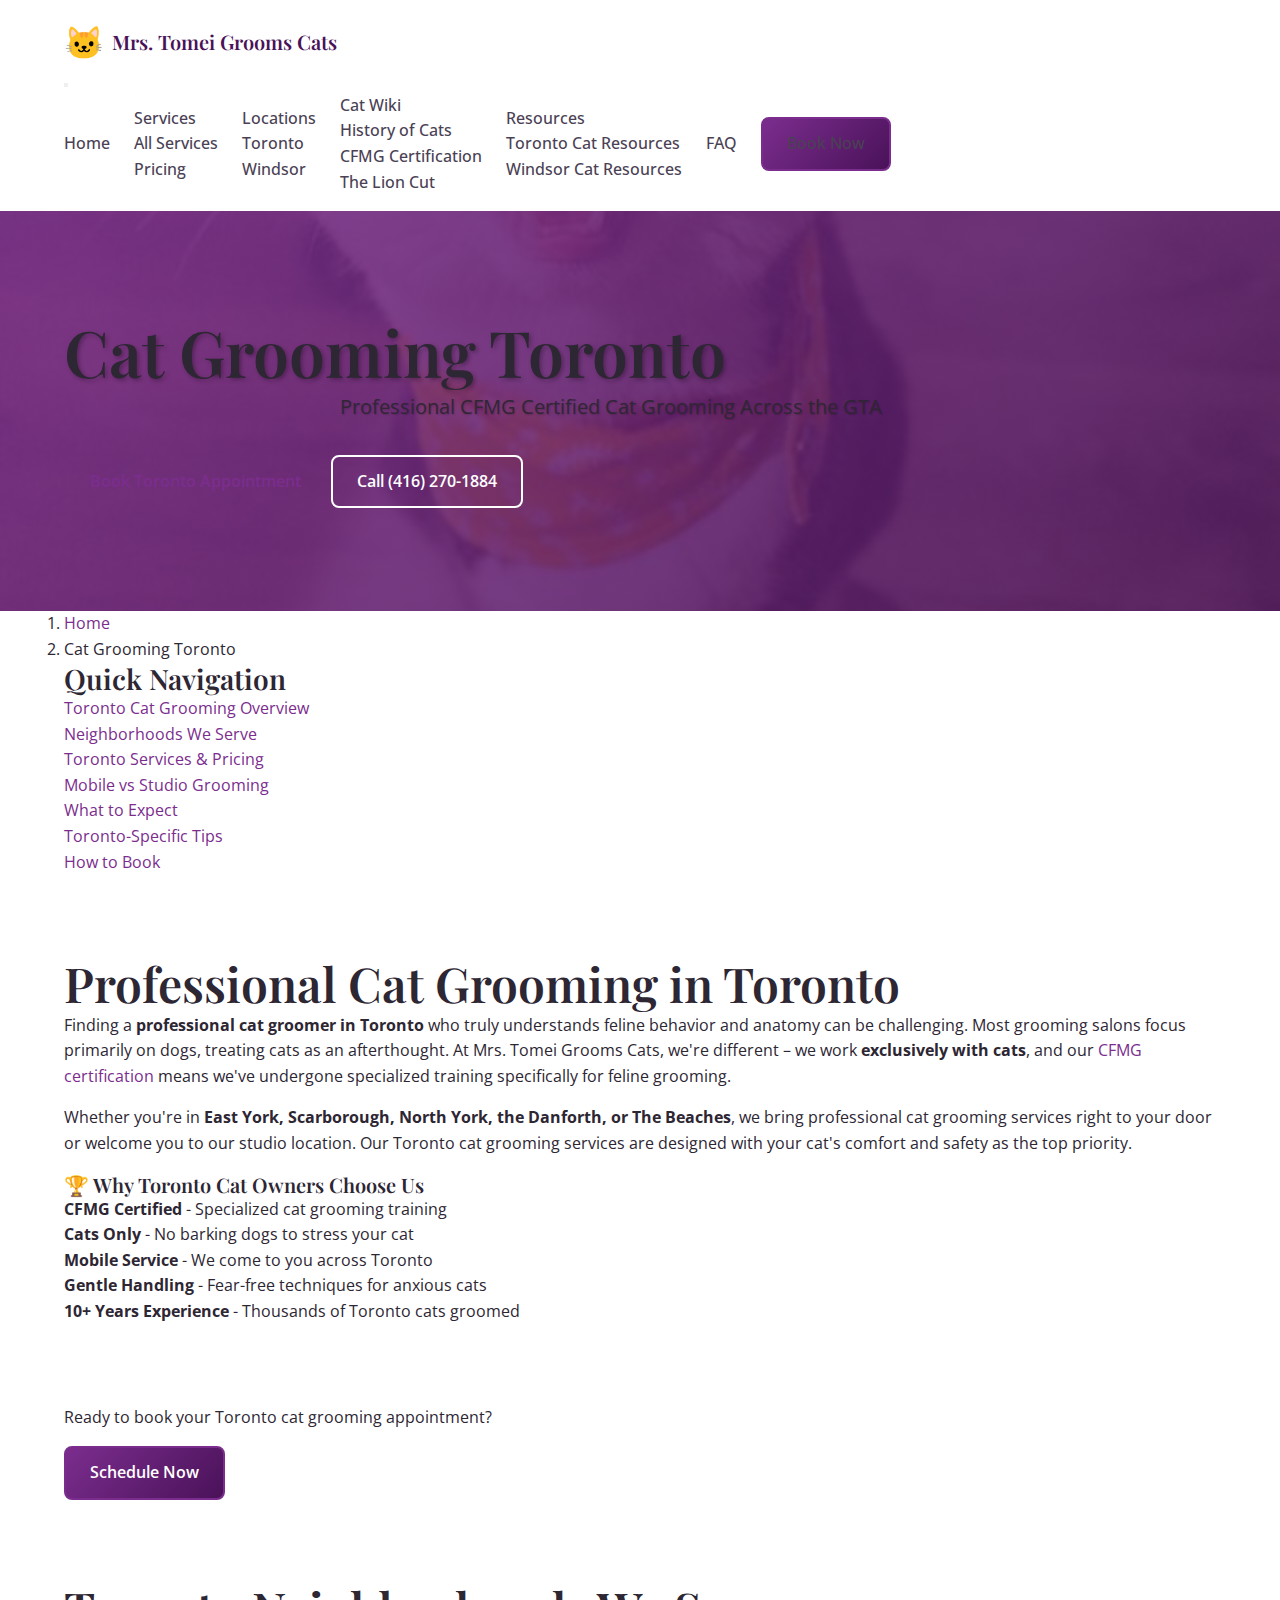
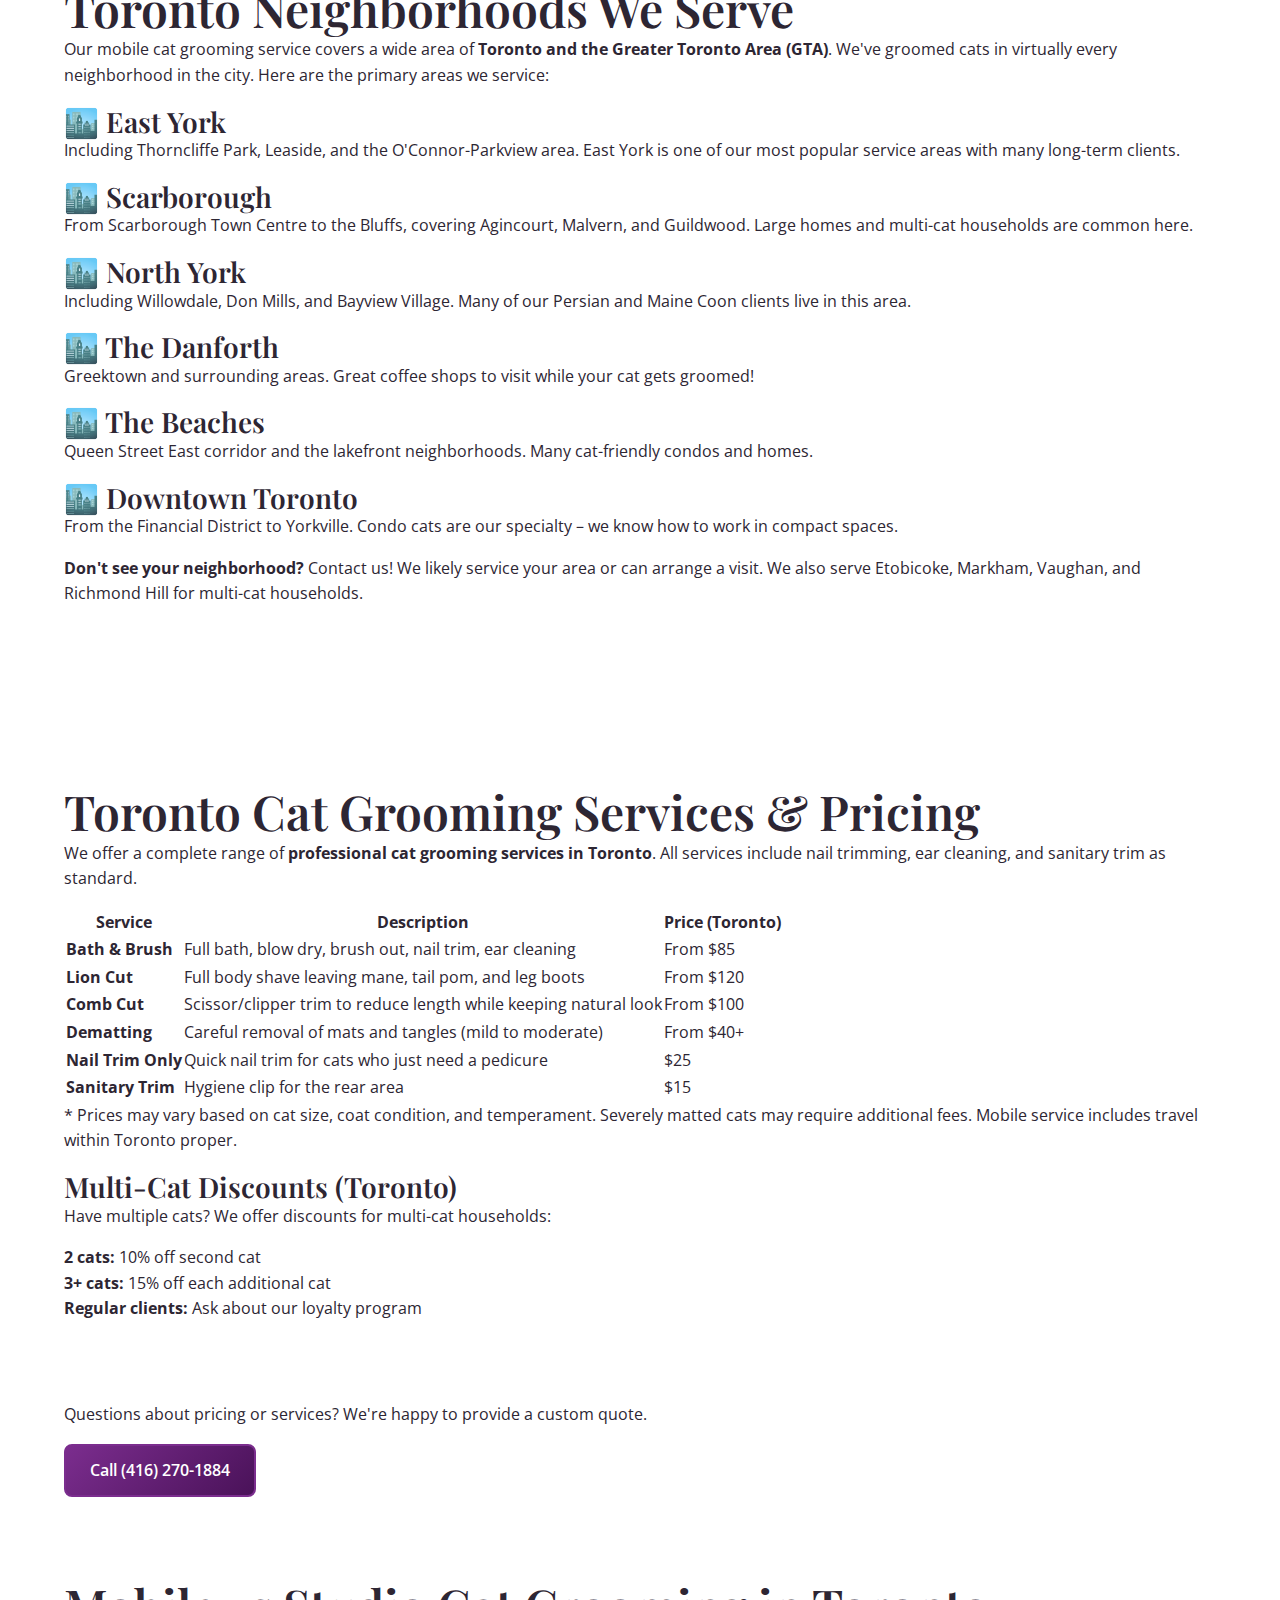
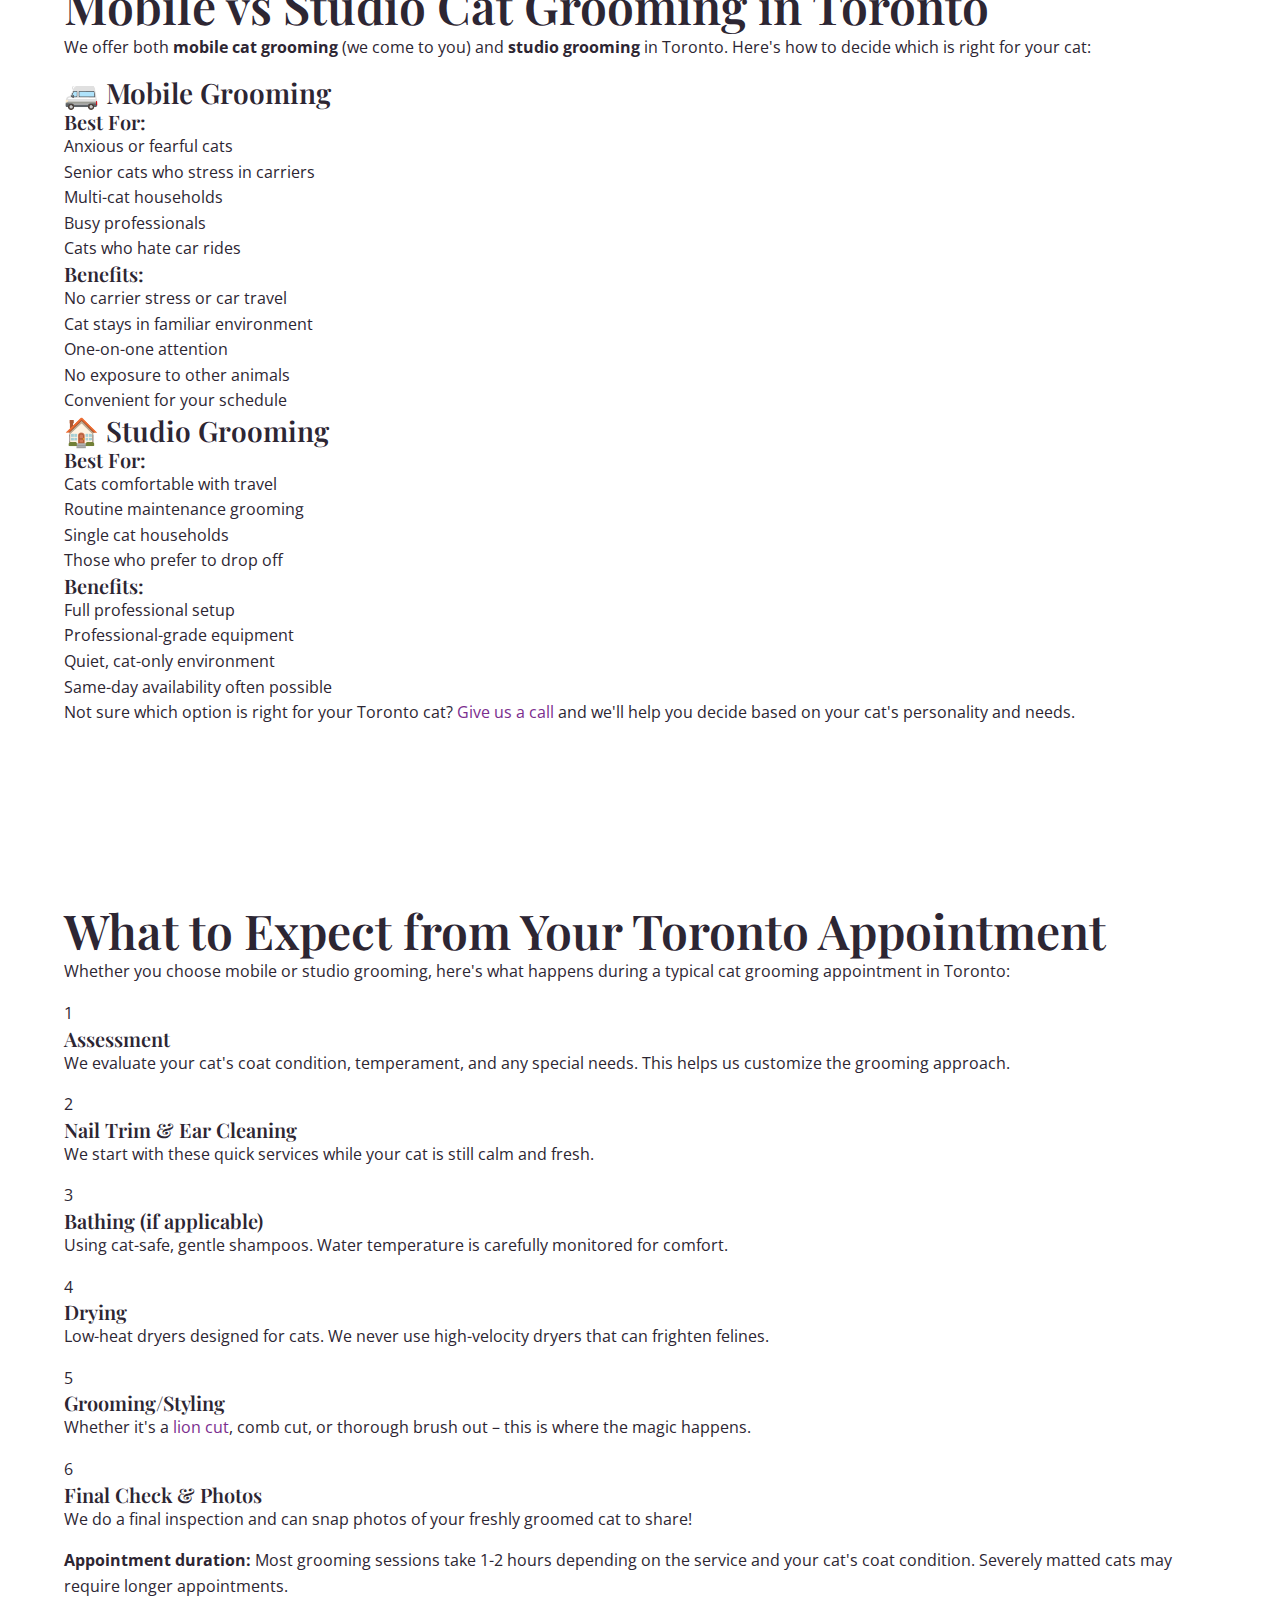
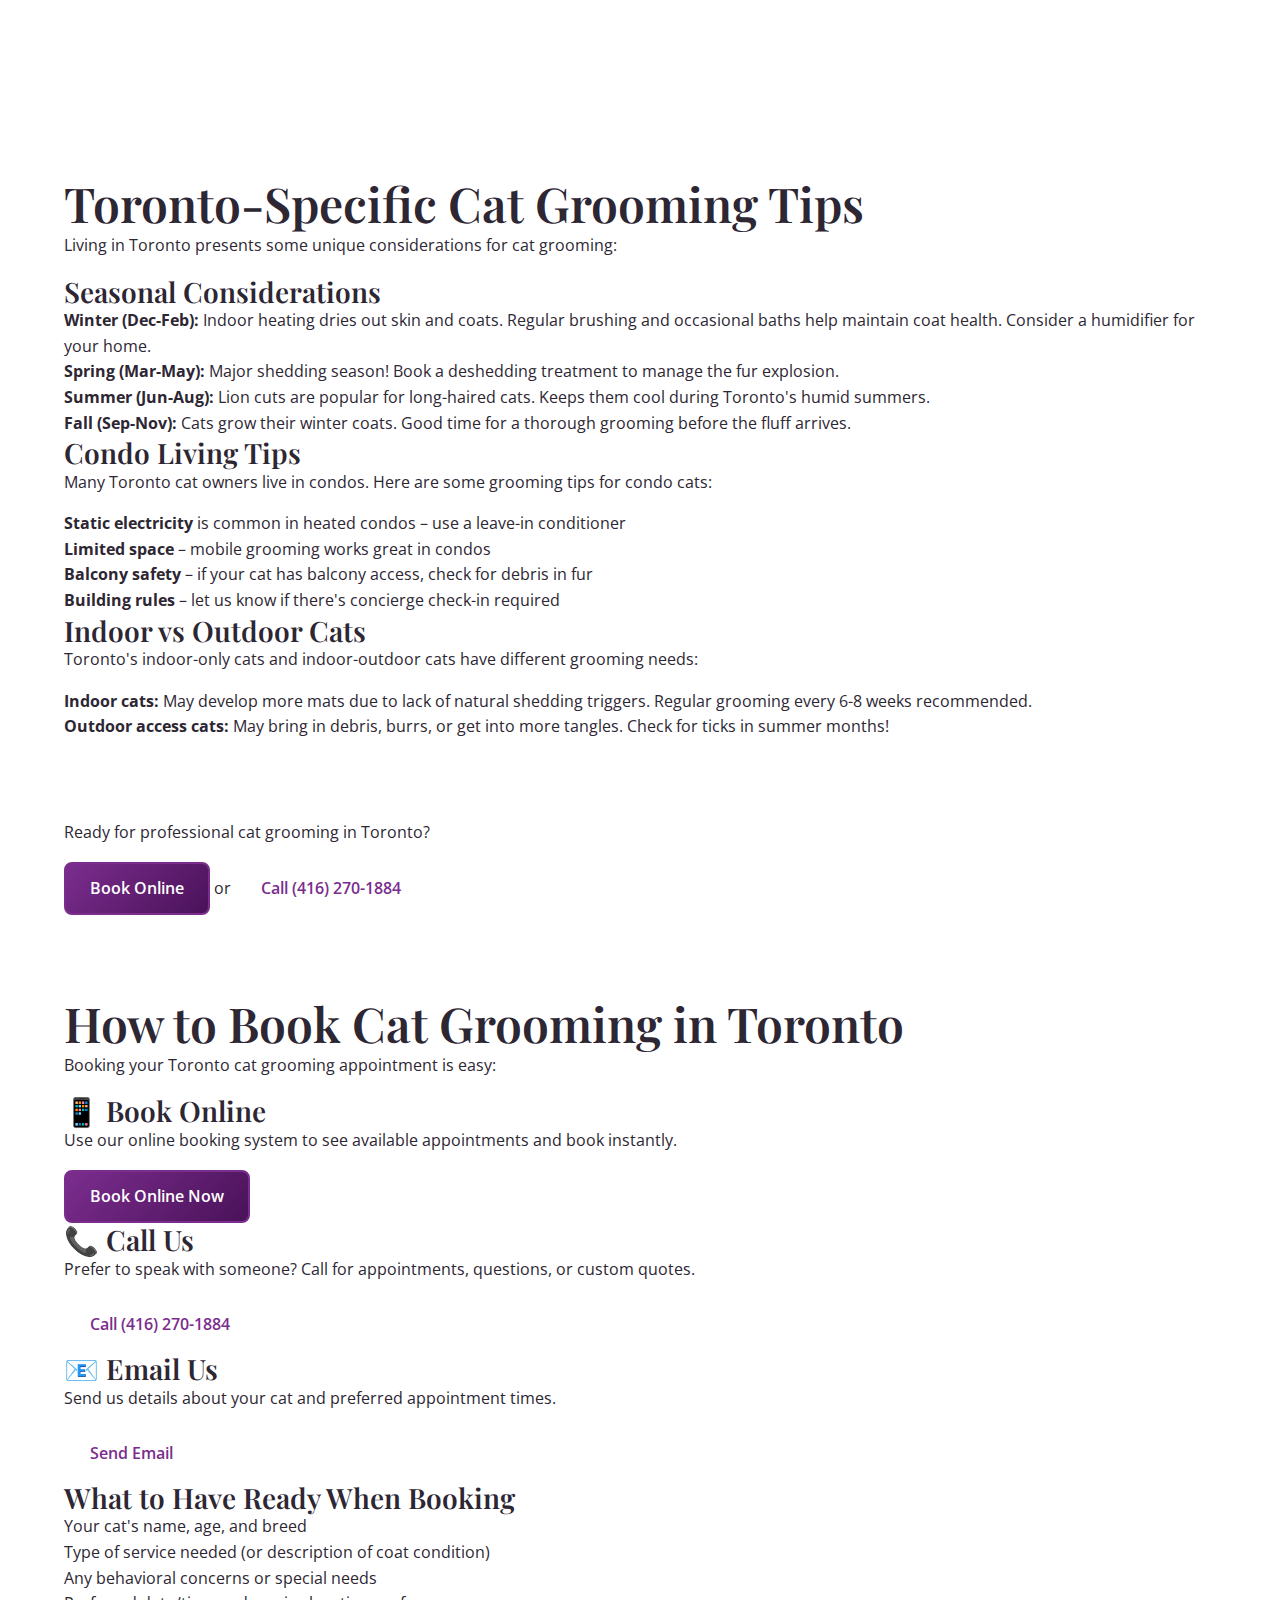
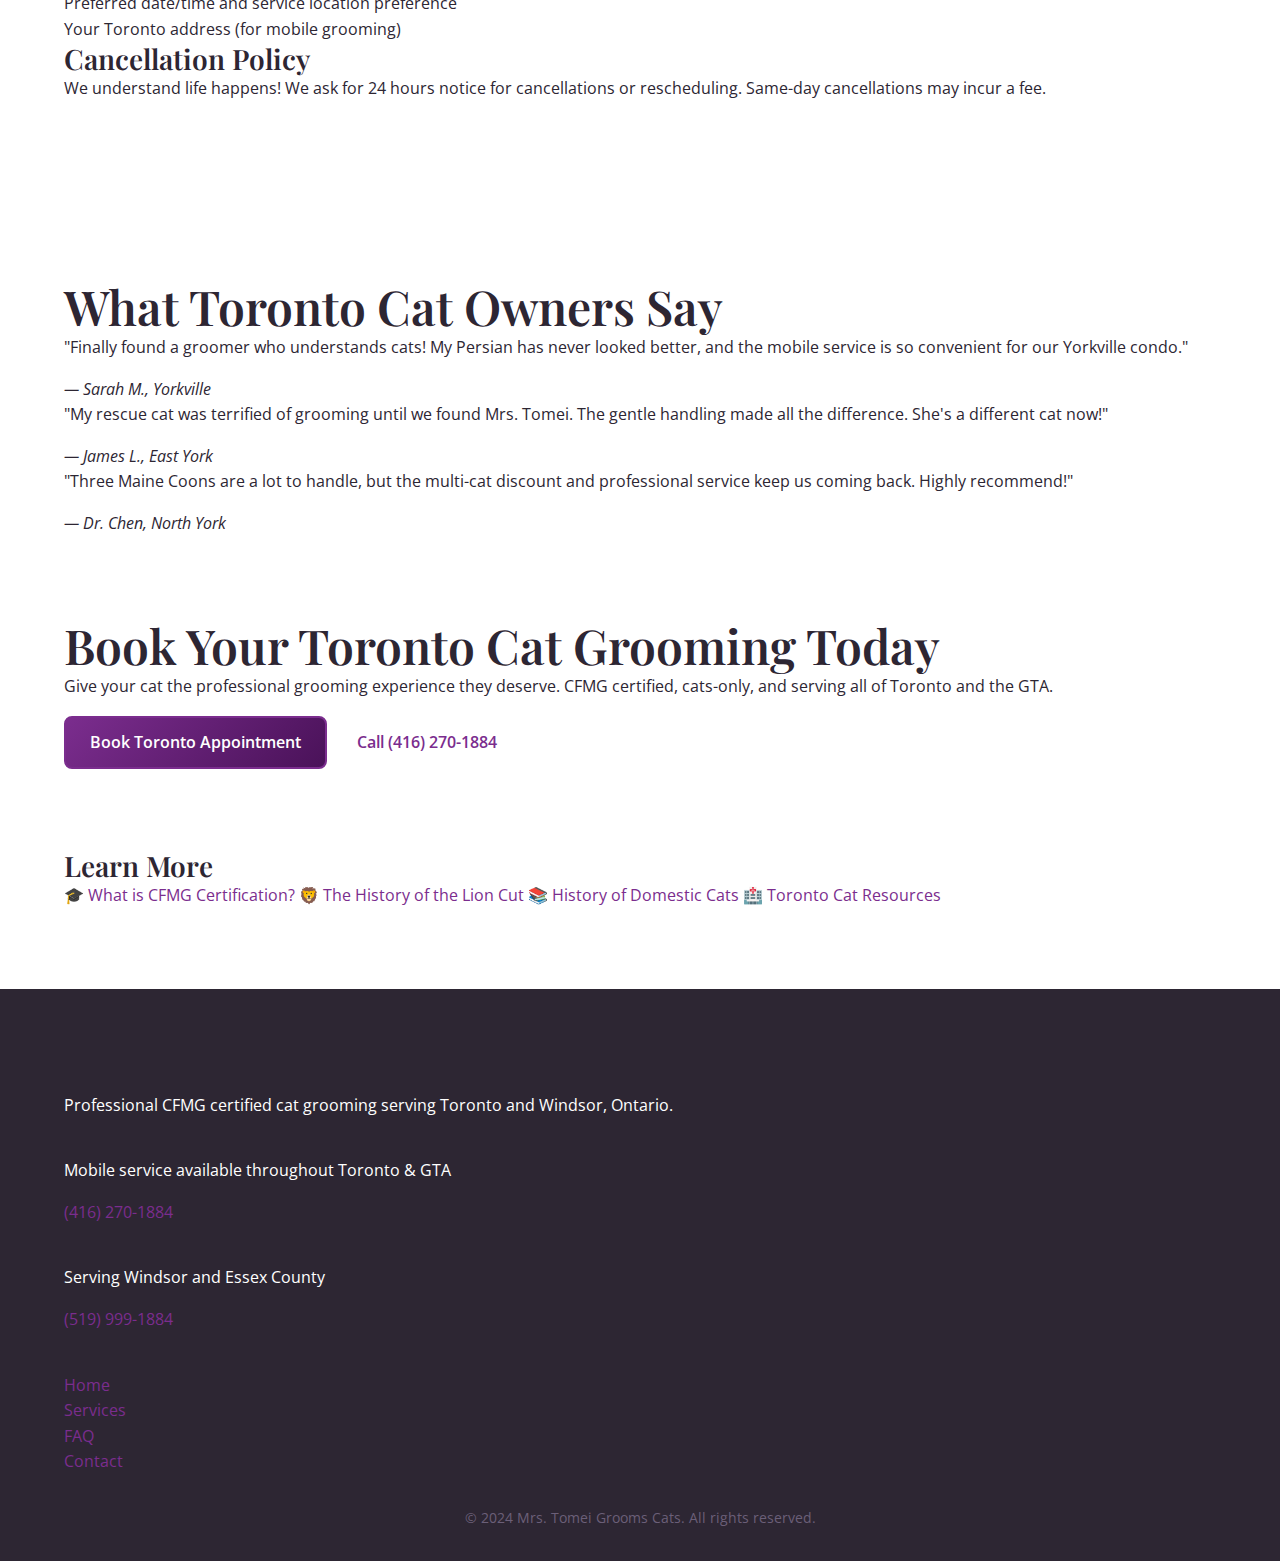
<file: cat-grooming-toronto.html>
<!DOCTYPE html>
<html lang="en">
<head>
    <meta charset="UTF-8">
    <meta name="viewport" content="width=device-width, initial-scale=1.0">
    <title>Cat Grooming Toronto | Mobile & Studio Services | Mrs. Tomei Grooms Cats</title>
    <meta name="description" content="Professional cat grooming in Toronto. CFMG certified groomer serving East York, Scarborough, North York, Danforth & The Beaches. Mobile cat grooming available. Book today!">
    <meta name="keywords" content="cat grooming Toronto, Toronto cat groomer, mobile cat grooming Toronto, East York cat grooming, Scarborough cat grooming, North York cat grooming, cat groomer near me Toronto, professional cat grooming GTA">

    <!-- Open Graph -->
    <meta property="og:title" content="Cat Grooming Toronto | CFMG Certified | Mrs. Tomei Grooms Cats">
    <meta property="og:description" content="Professional cat grooming in Toronto by CFMG certified groomer. Mobile and studio services available across the GTA.">
    <meta property="og:type" content="website">
    <meta property="og:url" content="https://www.mrstomeigroomscats.ca/cat-grooming-toronto.html">

    <!-- Canonical -->
    <link rel="canonical" href="https://www.mrstomeigroomscats.ca/cat-grooming-toronto.html">

    <!-- Favicon -->
    <link rel="icon" type="image/x-icon" href="favicon.ico">

    <!-- Fonts -->
    <link rel="preconnect" href="https://fonts.googleapis.com">
    <link rel="preconnect" href="https://fonts.gstatic.com" crossorigin>
    <link href="https://fonts.googleapis.com/css2?family=Playfair+Display:wght@400;600;700&family=Open+Sans:wght@400;500;600&display=swap" rel="stylesheet">

    <!-- Styles -->
    <link rel="stylesheet" href="css/style.css?v=20251209d">

    <!-- Schema Markup -->
    <script type="application/ld+json">
    {
        "@context": "https://schema.org",
        "@type": "Article",
        "headline": "Cat Grooming Toronto - Professional Mobile & Studio Services",
        "description": "Complete guide to professional cat grooming services in Toronto, covering neighborhoods, pricing, and what to expect from a CFMG certified cat groomer.",
        "author": {
            "@type": "Person",
            "name": "Mrs. Tomei"
        },
        "publisher": {
            "@type": "Organization",
            "name": "Mrs. Tomei Grooms Cats",
            "url": "https://www.mrstomeigroomscats.ca"
        },
        "datePublished": "2024-01-01",
        "dateModified": "2024-12-09"
    }
    </script>

    <!-- Local Business Schema -->
    <script type="application/ld+json">
    {
        "@context": "https://schema.org",
        "@type": "PetGrooming",
        "name": "Mrs. Tomei Grooms Cats - Toronto",
        "description": "Professional cat grooming services in Toronto by CFMG certified groomer",
        "url": "https://www.mrstomeigroomscats.ca",
        "telephone": "+1-416-270-1884",
        "areaServed": [
            {
                "@type": "City",
                "name": "Toronto",
                "containedInPlace": {
                    "@type": "AdministrativeArea",
                    "name": "Ontario"
                }
            }
        ],
        "serviceType": ["Cat Grooming", "Mobile Cat Grooming", "Lion Cut", "Bath and Brush"],
        "priceRange": "$$"
    }
    </script>
</head>
<body>
    <!-- Navigation -->
    <nav class="navbar">
        <div class="container">
            <a href="index.html" class="logo">
                <span class="logo-icon">🐱</span>
                <span class="logo-text">Mrs. Tomei Grooms Cats</span>
            </a>
            <button class="mobile-menu-btn" aria-label="Toggle menu">
                <span></span>
                <span></span>
                <span></span>
            </button>
            <ul class="nav-menu">
                <li><a href="index.html">Home</a></li>
                <li class="nav-dropdown">
                    <a href="#" class="nav-dropdown-toggle">Services</a>
                    <ul class="nav-dropdown-menu">
                        <li><a href="index.html#services">All Services</a></li>
                        <li><a href="index.html#pricing">Pricing</a></li>
                    </ul>
                </li>
                <li class="nav-dropdown">
                    <a href="#" class="nav-dropdown-toggle">Locations</a>
                    <ul class="nav-dropdown-menu">
                        <li><a href="cat-grooming-toronto.html">Toronto</a></li>
                        <li><a href="cat-grooming-windsor.html">Windsor</a></li>
                    </ul>
                </li>
                <li class="nav-dropdown">
                    <a href="#" class="nav-dropdown-toggle">Cat Wiki</a>
                    <ul class="nav-dropdown-menu">
                        <li><a href="history-of-cats.html">History of Cats</a></li>
                        <li><a href="cfmg-certification.html">CFMG Certification</a></li>
                        <li><a href="lion-cut-history.html">The Lion Cut</a></li>
                    </ul>
                </li>
                <li class="nav-dropdown">
                    <a href="#" class="nav-dropdown-toggle">Resources</a>
                    <ul class="nav-dropdown-menu">
                        <li><a href="cat-resources-toronto.html">Toronto Cat Resources</a></li>
                        <li><a href="cat-resources-windsor.html">Windsor Cat Resources</a></li>
                    </ul>
                </li>
                <li><a href="index.html#faq">FAQ</a></li>
                <li><a href="index.html#contact" class="btn btn-primary">Book Now</a></li>
            </ul>
        </div>
    </nav>

    <!-- Hero Section -->
    <section class="page-hero" style="background: linear-gradient(135deg, rgba(123, 45, 142, 0.85) 0%, rgba(74, 18, 89, 0.85) 100%), url('images/cat-maine-coon.jpg') center/cover no-repeat; min-height: 400px; display: flex; align-items: center;">
        <div class="container">
            <h1 style="text-shadow: 2px 2px 4px rgba(0,0,0,0.3);">Cat Grooming Toronto</h1>
            <p class="hero-subtitle" style="text-shadow: 1px 1px 2px rgba(0,0,0,0.2);">Professional CFMG Certified Cat Grooming Across the GTA</p>
            <div class="hero-cta">
                <a href="https://mrstomeigroomscats.square.site/" class="btn btn-secondary">Book Toronto Appointment</a>
                <a href="tel:4162701884" class="btn btn-outline">Call (416) 270-1884</a>
            </div>
        </div>
    </section>

    <!-- Breadcrumb -->
    <nav class="breadcrumb" aria-label="Breadcrumb">
        <div class="container">
            <ol itemscope itemtype="https://schema.org/BreadcrumbList">
                <li itemprop="itemListElement" itemscope itemtype="https://schema.org/ListItem">
                    <a itemprop="item" href="index.html"><span itemprop="name">Home</span></a>
                    <meta itemprop="position" content="1">
                </li>
                <li itemprop="itemListElement" itemscope itemtype="https://schema.org/ListItem">
                    <span itemprop="name">Cat Grooming Toronto</span>
                    <meta itemprop="position" content="2">
                </li>
            </ol>
        </div>
    </nav>

    <!-- Main Content -->
    <main class="article-content">
        <div class="container">
            <div class="content-wrapper">
                <!-- Table of Contents -->
                <aside class="toc-sidebar">
                    <div class="toc-container">
                        <h3>Quick Navigation</h3>
                        <ul class="toc-list">
                            <li><a href="#overview">Toronto Cat Grooming Overview</a></li>
                            <li><a href="#neighborhoods">Neighborhoods We Serve</a></li>
                            <li><a href="#services">Toronto Services & Pricing</a></li>
                            <li><a href="#mobile-vs-studio">Mobile vs Studio Grooming</a></li>
                            <li><a href="#what-to-expect">What to Expect</a></li>
                            <li><a href="#toronto-tips">Toronto-Specific Tips</a></li>
                            <li><a href="#booking">How to Book</a></li>
                        </ul>
                    </div>
                </aside>

                <!-- Article Body -->
                <article class="main-article">
                    <section id="overview">
                        <h2>Professional Cat Grooming in Toronto</h2>
                        <p>Finding a <strong>professional cat groomer in Toronto</strong> who truly understands feline behavior and anatomy can be challenging. Most grooming salons focus primarily on dogs, treating cats as an afterthought. At Mrs. Tomei Grooms Cats, we're different – we work <strong>exclusively with cats</strong>, and our <a href="cfmg-certification.html">CFMG certification</a> means we've undergone specialized training specifically for feline grooming.</p>

                        <p>Whether you're in <strong>East York, Scarborough, North York, the Danforth, or The Beaches</strong>, we bring professional cat grooming services right to your door or welcome you to our studio location. Our Toronto cat grooming services are designed with your cat's comfort and safety as the top priority.</p>

                        <div class="highlight-box">
                            <h4>🏆 Why Toronto Cat Owners Choose Us</h4>
                            <ul>
                                <li><strong>CFMG Certified</strong> - Specialized cat grooming training</li>
                                <li><strong>Cats Only</strong> - No barking dogs to stress your cat</li>
                                <li><strong>Mobile Service</strong> - We come to you across Toronto</li>
                                <li><strong>Gentle Handling</strong> - Fear-free techniques for anxious cats</li>
                                <li><strong>10+ Years Experience</strong> - Thousands of Toronto cats groomed</li>
                            </ul>
                        </div>
                    </section>

                    <!-- CTA -->
                    <div class="inline-cta">
                        <p>Ready to book your Toronto cat grooming appointment?</p>
                        <a href="https://mrstomeigroomscats.square.site/" class="btn btn-primary">Schedule Now</a>
                    </div>

                    <section id="neighborhoods">
                        <h2>Toronto Neighborhoods We Serve</h2>
                        <p>Our mobile cat grooming service covers a wide area of <strong>Toronto and the Greater Toronto Area (GTA)</strong>. We've groomed cats in virtually every neighborhood in the city. Here are the primary areas we service:</p>

                        <div class="neighborhoods-grid">
                            <div class="neighborhood-card">
                                <h3>🏙️ East York</h3>
                                <p>Including Thorncliffe Park, Leaside, and the O'Connor-Parkview area. East York is one of our most popular service areas with many long-term clients.</p>
                            </div>

                            <div class="neighborhood-card">
                                <h3>🏙️ Scarborough</h3>
                                <p>From Scarborough Town Centre to the Bluffs, covering Agincourt, Malvern, and Guildwood. Large homes and multi-cat households are common here.</p>
                            </div>

                            <div class="neighborhood-card">
                                <h3>🏙️ North York</h3>
                                <p>Including Willowdale, Don Mills, and Bayview Village. Many of our Persian and Maine Coon clients live in this area.</p>
                            </div>

                            <div class="neighborhood-card">
                                <h3>🏙️ The Danforth</h3>
                                <p>Greektown and surrounding areas. Great coffee shops to visit while your cat gets groomed!</p>
                            </div>

                            <div class="neighborhood-card">
                                <h3>🏙️ The Beaches</h3>
                                <p>Queen Street East corridor and the lakefront neighborhoods. Many cat-friendly condos and homes.</p>
                            </div>

                            <div class="neighborhood-card">
                                <h3>🏙️ Downtown Toronto</h3>
                                <p>From the Financial District to Yorkville. Condo cats are our specialty – we know how to work in compact spaces.</p>
                            </div>
                        </div>

                        <p><strong>Don't see your neighborhood?</strong> Contact us! We likely service your area or can arrange a visit. We also serve Etobicoke, Markham, Vaughan, and Richmond Hill for multi-cat households.</p>
                    </section>

                    <section id="services">
                        <h2>Toronto Cat Grooming Services & Pricing</h2>
                        <p>We offer a complete range of <strong>professional cat grooming services in Toronto</strong>. All services include nail trimming, ear cleaning, and sanitary trim as standard.</p>

                        <div class="pricing-table">
                            <table>
                                <thead>
                                    <tr>
                                        <th>Service</th>
                                        <th>Description</th>
                                        <th>Price (Toronto)</th>
                                    </tr>
                                </thead>
                                <tbody>
                                    <tr>
                                        <td><strong>Bath & Brush</strong></td>
                                        <td>Full bath, blow dry, brush out, nail trim, ear cleaning</td>
                                        <td>From $85</td>
                                    </tr>
                                    <tr>
                                        <td><strong>Lion Cut</strong></td>
                                        <td>Full body shave leaving mane, tail pom, and leg boots</td>
                                        <td>From $120</td>
                                    </tr>
                                    <tr>
                                        <td><strong>Comb Cut</strong></td>
                                        <td>Scissor/clipper trim to reduce length while keeping natural look</td>
                                        <td>From $100</td>
                                    </tr>
                                    <tr>
                                        <td><strong>Dematting</strong></td>
                                        <td>Careful removal of mats and tangles (mild to moderate)</td>
                                        <td>From $40+</td>
                                    </tr>
                                    <tr>
                                        <td><strong>Nail Trim Only</strong></td>
                                        <td>Quick nail trim for cats who just need a pedicure</td>
                                        <td>$25</td>
                                    </tr>
                                    <tr>
                                        <td><strong>Sanitary Trim</strong></td>
                                        <td>Hygiene clip for the rear area</td>
                                        <td>$15</td>
                                    </tr>
                                </tbody>
                            </table>
                        </div>

                        <p class="pricing-note">* Prices may vary based on cat size, coat condition, and temperament. Severely matted cats may require additional fees. Mobile service includes travel within Toronto proper.</p>

                        <h3>Multi-Cat Discounts (Toronto)</h3>
                        <p>Have multiple cats? We offer discounts for multi-cat households:</p>
                        <ul>
                            <li><strong>2 cats:</strong> 10% off second cat</li>
                            <li><strong>3+ cats:</strong> 15% off each additional cat</li>
                            <li><strong>Regular clients:</strong> Ask about our loyalty program</li>
                        </ul>
                    </section>

                    <!-- CTA -->
                    <div class="inline-cta">
                        <p>Questions about pricing or services? We're happy to provide a custom quote.</p>
                        <a href="tel:4162701884" class="btn btn-primary">Call (416) 270-1884</a>
                    </div>

                    <section id="mobile-vs-studio">
                        <h2>Mobile vs Studio Cat Grooming in Toronto</h2>
                        <p>We offer both <strong>mobile cat grooming</strong> (we come to you) and <strong>studio grooming</strong> in Toronto. Here's how to decide which is right for your cat:</p>

                        <div class="comparison-grid">
                            <div class="comparison-card">
                                <h3>🚐 Mobile Grooming</h3>
                                <h4>Best For:</h4>
                                <ul>
                                    <li>Anxious or fearful cats</li>
                                    <li>Senior cats who stress in carriers</li>
                                    <li>Multi-cat households</li>
                                    <li>Busy professionals</li>
                                    <li>Cats who hate car rides</li>
                                </ul>
                                <h4>Benefits:</h4>
                                <ul>
                                    <li>No carrier stress or car travel</li>
                                    <li>Cat stays in familiar environment</li>
                                    <li>One-on-one attention</li>
                                    <li>No exposure to other animals</li>
                                    <li>Convenient for your schedule</li>
                                </ul>
                            </div>

                            <div class="comparison-card">
                                <h3>🏠 Studio Grooming</h3>
                                <h4>Best For:</h4>
                                <ul>
                                    <li>Cats comfortable with travel</li>
                                    <li>Routine maintenance grooming</li>
                                    <li>Single cat households</li>
                                    <li>Those who prefer to drop off</li>
                                </ul>
                                <h4>Benefits:</h4>
                                <ul>
                                    <li>Full professional setup</li>
                                    <li>Professional-grade equipment</li>
                                    <li>Quiet, cat-only environment</li>
                                    <li>Same-day availability often possible</li>
                                </ul>
                            </div>
                        </div>

                        <p>Not sure which option is right for your Toronto cat? <a href="tel:4162701884">Give us a call</a> and we'll help you decide based on your cat's personality and needs.</p>
                    </section>

                    <section id="what-to-expect">
                        <h2>What to Expect from Your Toronto Appointment</h2>
                        <p>Whether you choose mobile or studio grooming, here's what happens during a typical cat grooming appointment in Toronto:</p>

                        <div class="process-steps">
                            <div class="step">
                                <span class="step-number">1</span>
                                <h4>Assessment</h4>
                                <p>We evaluate your cat's coat condition, temperament, and any special needs. This helps us customize the grooming approach.</p>
                            </div>

                            <div class="step">
                                <span class="step-number">2</span>
                                <h4>Nail Trim & Ear Cleaning</h4>
                                <p>We start with these quick services while your cat is still calm and fresh.</p>
                            </div>

                            <div class="step">
                                <span class="step-number">3</span>
                                <h4>Bathing (if applicable)</h4>
                                <p>Using cat-safe, gentle shampoos. Water temperature is carefully monitored for comfort.</p>
                            </div>

                            <div class="step">
                                <span class="step-number">4</span>
                                <h4>Drying</h4>
                                <p>Low-heat dryers designed for cats. We never use high-velocity dryers that can frighten felines.</p>
                            </div>

                            <div class="step">
                                <span class="step-number">5</span>
                                <h4>Grooming/Styling</h4>
                                <p>Whether it's a <a href="lion-cut-history.html">lion cut</a>, comb cut, or thorough brush out – this is where the magic happens.</p>
                            </div>

                            <div class="step">
                                <span class="step-number">6</span>
                                <h4>Final Check & Photos</h4>
                                <p>We do a final inspection and can snap photos of your freshly groomed cat to share!</p>
                            </div>
                        </div>

                        <p><strong>Appointment duration:</strong> Most grooming sessions take 1-2 hours depending on the service and your cat's coat condition. Severely matted cats may require longer appointments.</p>
                    </section>

                    <section id="toronto-tips">
                        <h2>Toronto-Specific Cat Grooming Tips</h2>
                        <p>Living in Toronto presents some unique considerations for cat grooming:</p>

                        <h3>Seasonal Considerations</h3>
                        <ul>
                            <li><strong>Winter (Dec-Feb):</strong> Indoor heating dries out skin and coats. Regular brushing and occasional baths help maintain coat health. Consider a humidifier for your home.</li>
                            <li><strong>Spring (Mar-May):</strong> Major shedding season! Book a deshedding treatment to manage the fur explosion.</li>
                            <li><strong>Summer (Jun-Aug):</strong> Lion cuts are popular for long-haired cats. Keeps them cool during Toronto's humid summers.</li>
                            <li><strong>Fall (Sep-Nov):</strong> Cats grow their winter coats. Good time for a thorough grooming before the fluff arrives.</li>
                        </ul>

                        <h3>Condo Living Tips</h3>
                        <p>Many Toronto cat owners live in condos. Here are some grooming tips for condo cats:</p>
                        <ul>
                            <li><strong>Static electricity</strong> is common in heated condos – use a leave-in conditioner</li>
                            <li><strong>Limited space</strong> – mobile grooming works great in condos</li>
                            <li><strong>Balcony safety</strong> – if your cat has balcony access, check for debris in fur</li>
                            <li><strong>Building rules</strong> – let us know if there's concierge check-in required</li>
                        </ul>

                        <h3>Indoor vs Outdoor Cats</h3>
                        <p>Toronto's indoor-only cats and indoor-outdoor cats have different grooming needs:</p>
                        <ul>
                            <li><strong>Indoor cats:</strong> May develop more mats due to lack of natural shedding triggers. Regular grooming every 6-8 weeks recommended.</li>
                            <li><strong>Outdoor access cats:</strong> May bring in debris, burrs, or get into more tangles. Check for ticks in summer months!</li>
                        </ul>
                    </section>

                    <!-- CTA -->
                    <div class="inline-cta">
                        <p>Ready for professional cat grooming in Toronto?</p>
                        <div class="cta-buttons">
                            <a href="https://mrstomeigroomscats.square.site/" class="btn btn-primary">Book Online</a>
                            <span class="cta-or">or</span>
                            <a href="tel:4162701884" class="btn btn-outline-dark">Call (416) 270-1884</a>
                        </div>
                    </div>

                    <section id="booking">
                        <h2>How to Book Cat Grooming in Toronto</h2>
                        <p>Booking your Toronto cat grooming appointment is easy:</p>

                        <div class="booking-options">
                            <div class="booking-option">
                                <h3>📱 Book Online</h3>
                                <p>Use our online booking system to see available appointments and book instantly.</p>
                                <a href="https://mrstomeigroomscats.square.site/" class="btn btn-primary">Book Online Now</a>
                            </div>

                            <div class="booking-option">
                                <h3>📞 Call Us</h3>
                                <p>Prefer to speak with someone? Call for appointments, questions, or custom quotes.</p>
                                <a href="tel:4162701884" class="btn btn-secondary">Call (416) 270-1884</a>
                            </div>

                            <div class="booking-option">
                                <h3>📧 Email Us</h3>
                                <p>Send us details about your cat and preferred appointment times.</p>
                                <a href="mailto:mrstomeigroomscats@gmail.com" class="btn btn-secondary">Send Email</a>
                            </div>
                        </div>

                        <h3>What to Have Ready When Booking</h3>
                        <ul>
                            <li>Your cat's name, age, and breed</li>
                            <li>Type of service needed (or description of coat condition)</li>
                            <li>Any behavioral concerns or special needs</li>
                            <li>Preferred date/time and service location preference</li>
                            <li>Your Toronto address (for mobile grooming)</li>
                        </ul>

                        <h3>Cancellation Policy</h3>
                        <p>We understand life happens! We ask for 24 hours notice for cancellations or rescheduling. Same-day cancellations may incur a fee.</p>
                    </section>

                    <section id="testimonials">
                        <h2>What Toronto Cat Owners Say</h2>
                        <div class="testimonials-grid">
                            <blockquote class="testimonial">
                                <p>"Finally found a groomer who understands cats! My Persian has never looked better, and the mobile service is so convenient for our Yorkville condo."</p>
                                <cite>— Sarah M., Yorkville</cite>
                            </blockquote>

                            <blockquote class="testimonial">
                                <p>"My rescue cat was terrified of grooming until we found Mrs. Tomei. The gentle handling made all the difference. She's a different cat now!"</p>
                                <cite>— James L., East York</cite>
                            </blockquote>

                            <blockquote class="testimonial">
                                <p>"Three Maine Coons are a lot to handle, but the multi-cat discount and professional service keep us coming back. Highly recommend!"</p>
                                <cite>— Dr. Chen, North York</cite>
                            </blockquote>
                        </div>
                    </section>

                    <!-- Final CTA -->
                    <div class="final-cta">
                        <h2>Book Your Toronto Cat Grooming Today</h2>
                        <p>Give your cat the professional grooming experience they deserve. CFMG certified, cats-only, and serving all of Toronto and the GTA.</p>
                        <div class="cta-buttons">
                            <a href="https://mrstomeigroomscats.square.site/" class="btn btn-primary btn-large">Book Toronto Appointment</a>
                            <a href="tel:4162701884" class="btn btn-secondary btn-large">Call (416) 270-1884</a>
                        </div>
                    </div>

                    <!-- Related Pages -->
                    <section class="related-pages">
                        <h3>Learn More</h3>
                        <div class="related-links">
                            <a href="cfmg-certification.html" class="related-link">
                                <span class="related-icon">🎓</span>
                                <span>What is CFMG Certification?</span>
                            </a>
                            <a href="lion-cut-history.html" class="related-link">
                                <span class="related-icon">🦁</span>
                                <span>The History of the Lion Cut</span>
                            </a>
                            <a href="history-of-cats.html" class="related-link">
                                <span class="related-icon">📚</span>
                                <span>History of Domestic Cats</span>
                            </a>
                            <a href="cat-resources-toronto.html" class="related-link">
                                <span class="related-icon">🏥</span>
                                <span>Toronto Cat Resources</span>
                            </a>
                        </div>
                    </section>
                </article>
            </div>
        </div>
    </main>

    <!-- Footer -->
    <footer class="footer">
        <div class="container">
            <div class="footer-grid">
                <div class="footer-section">
                    <h4>Mrs. Tomei Grooms Cats</h4>
                    <p>Professional CFMG certified cat grooming serving Toronto and Windsor, Ontario.</p>
                </div>
                <div class="footer-section">
                    <h4>Toronto Location</h4>
                    <p>Mobile service available throughout Toronto & GTA</p>
                    <p><a href="tel:4162701884">(416) 270-1884</a></p>
                </div>
                <div class="footer-section">
                    <h4>Windsor Location</h4>
                    <p>Serving Windsor and Essex County</p>
                    <p><a href="tel:5199991884">(519) 999-1884</a></p>
                </div>
                <div class="footer-section">
                    <h4>Quick Links</h4>
                    <ul>
                        <li><a href="index.html">Home</a></li>
                        <li><a href="index.html#services">Services</a></li>
                        <li><a href="index.html#faq">FAQ</a></li>
                        <li><a href="index.html#contact">Contact</a></li>
                    </ul>
                </div>
            </div>
            <div class="footer-bottom">
                <p>&copy; 2024 Mrs. Tomei Grooms Cats. All rights reserved.</p>
            </div>
        </div>
    </footer>

    <!-- Mobile Menu Script -->
    <script>
        document.querySelector('.mobile-menu-btn').addEventListener('click', function() {
            document.querySelector('.nav-menu').classList.toggle('active');
            this.classList.toggle('active');
        });
    </script>
</body>
</html>
</file>
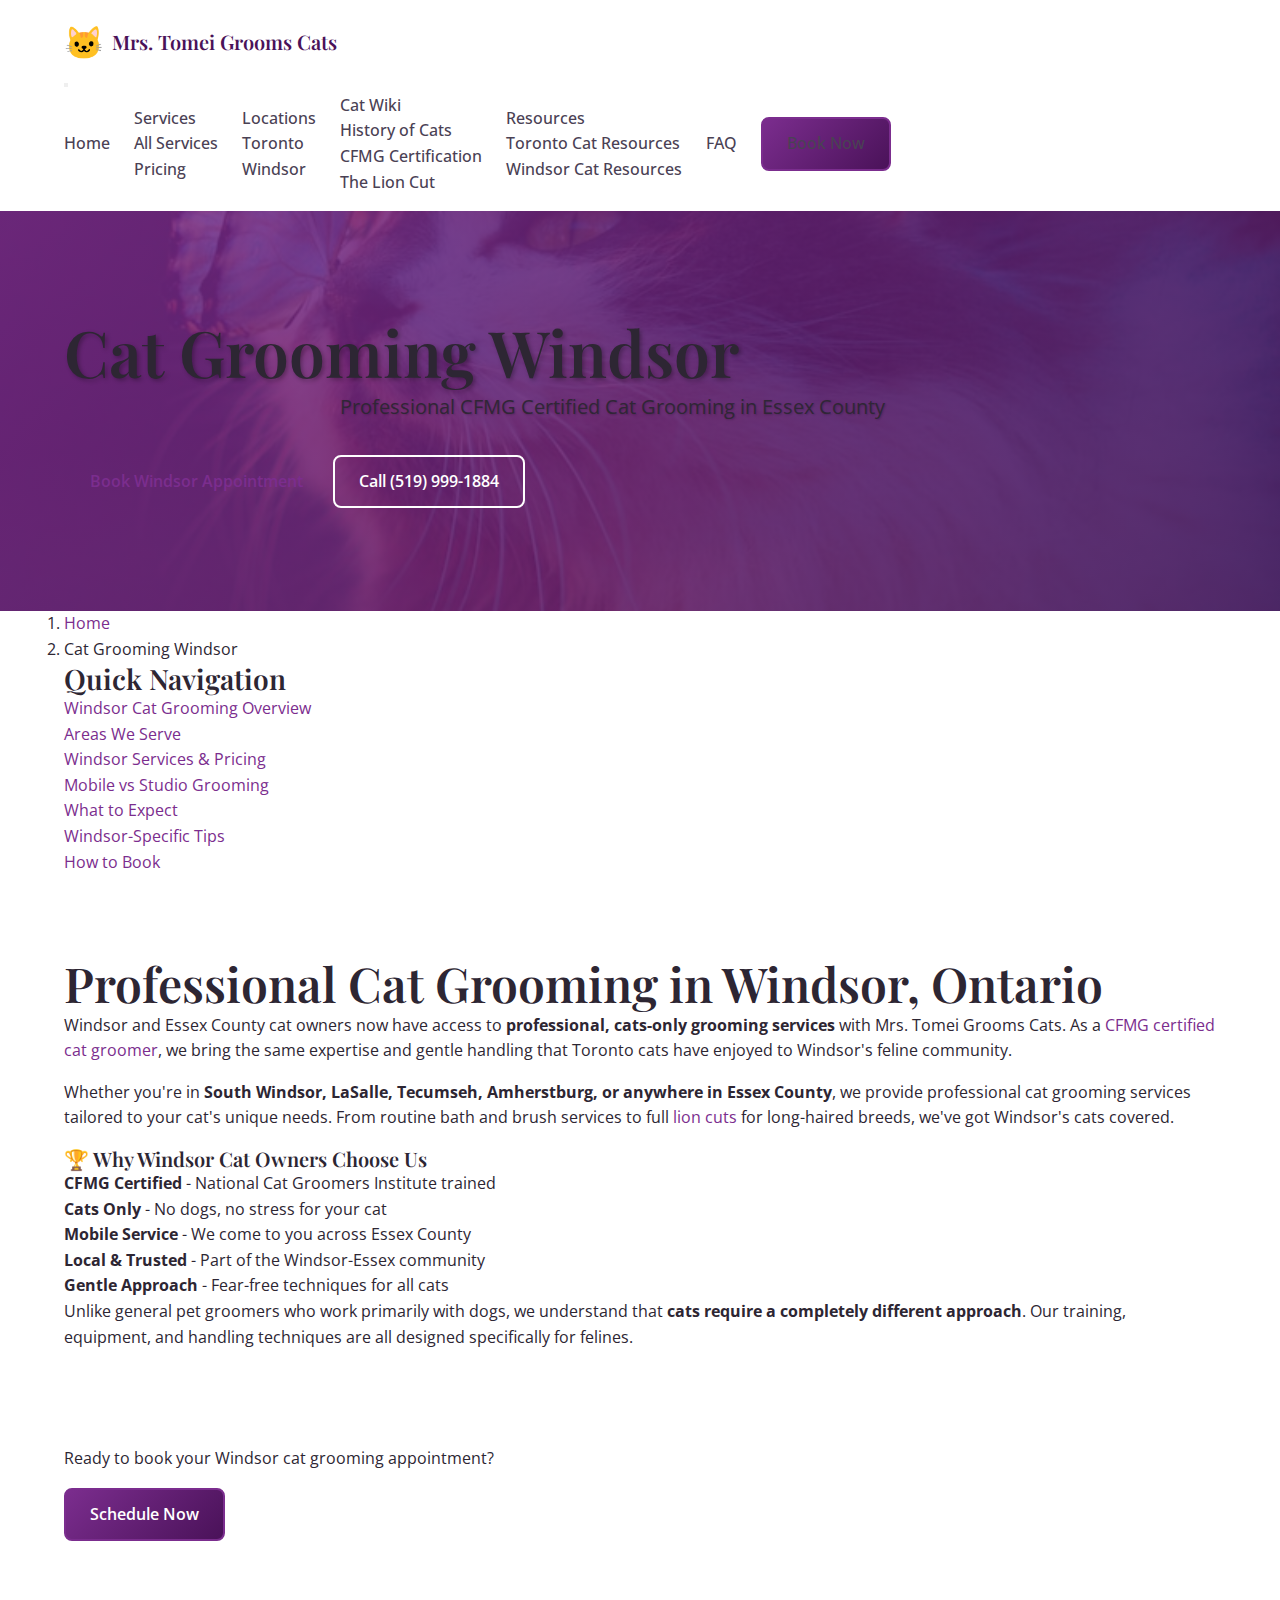
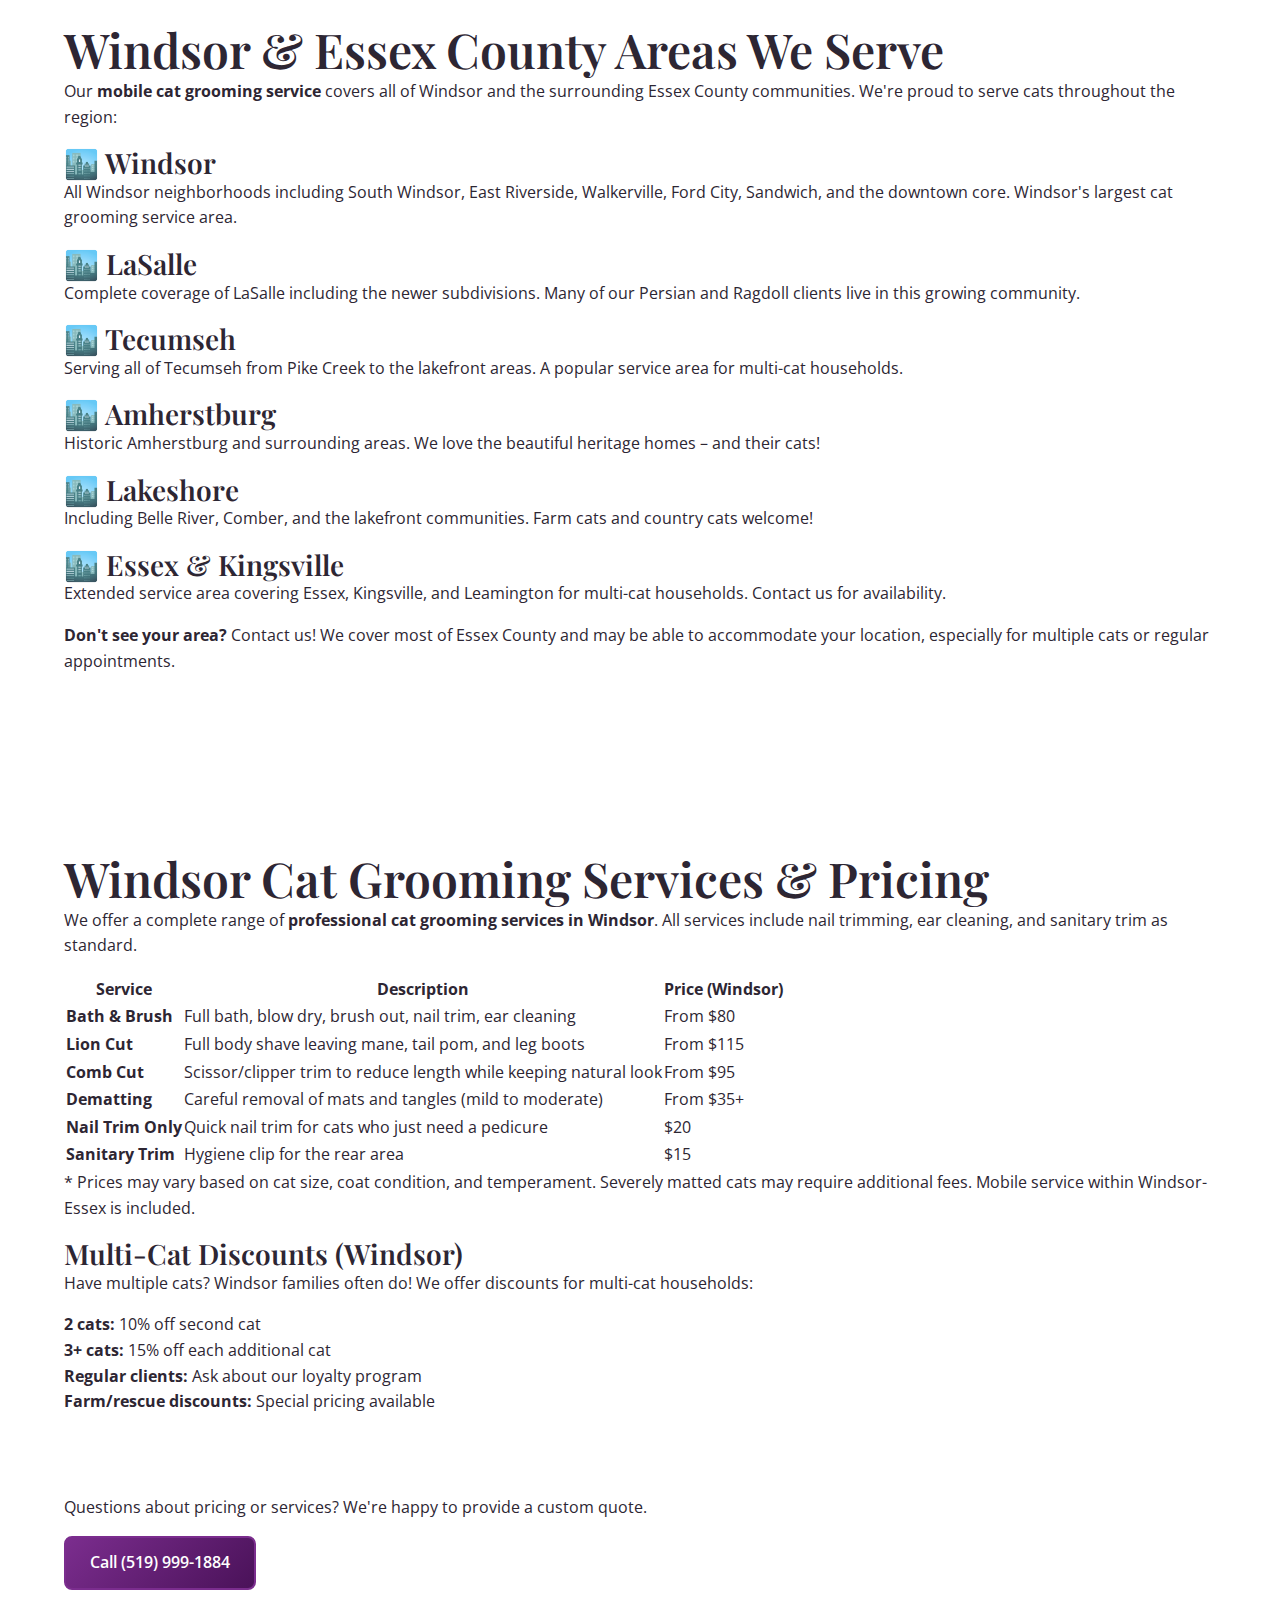
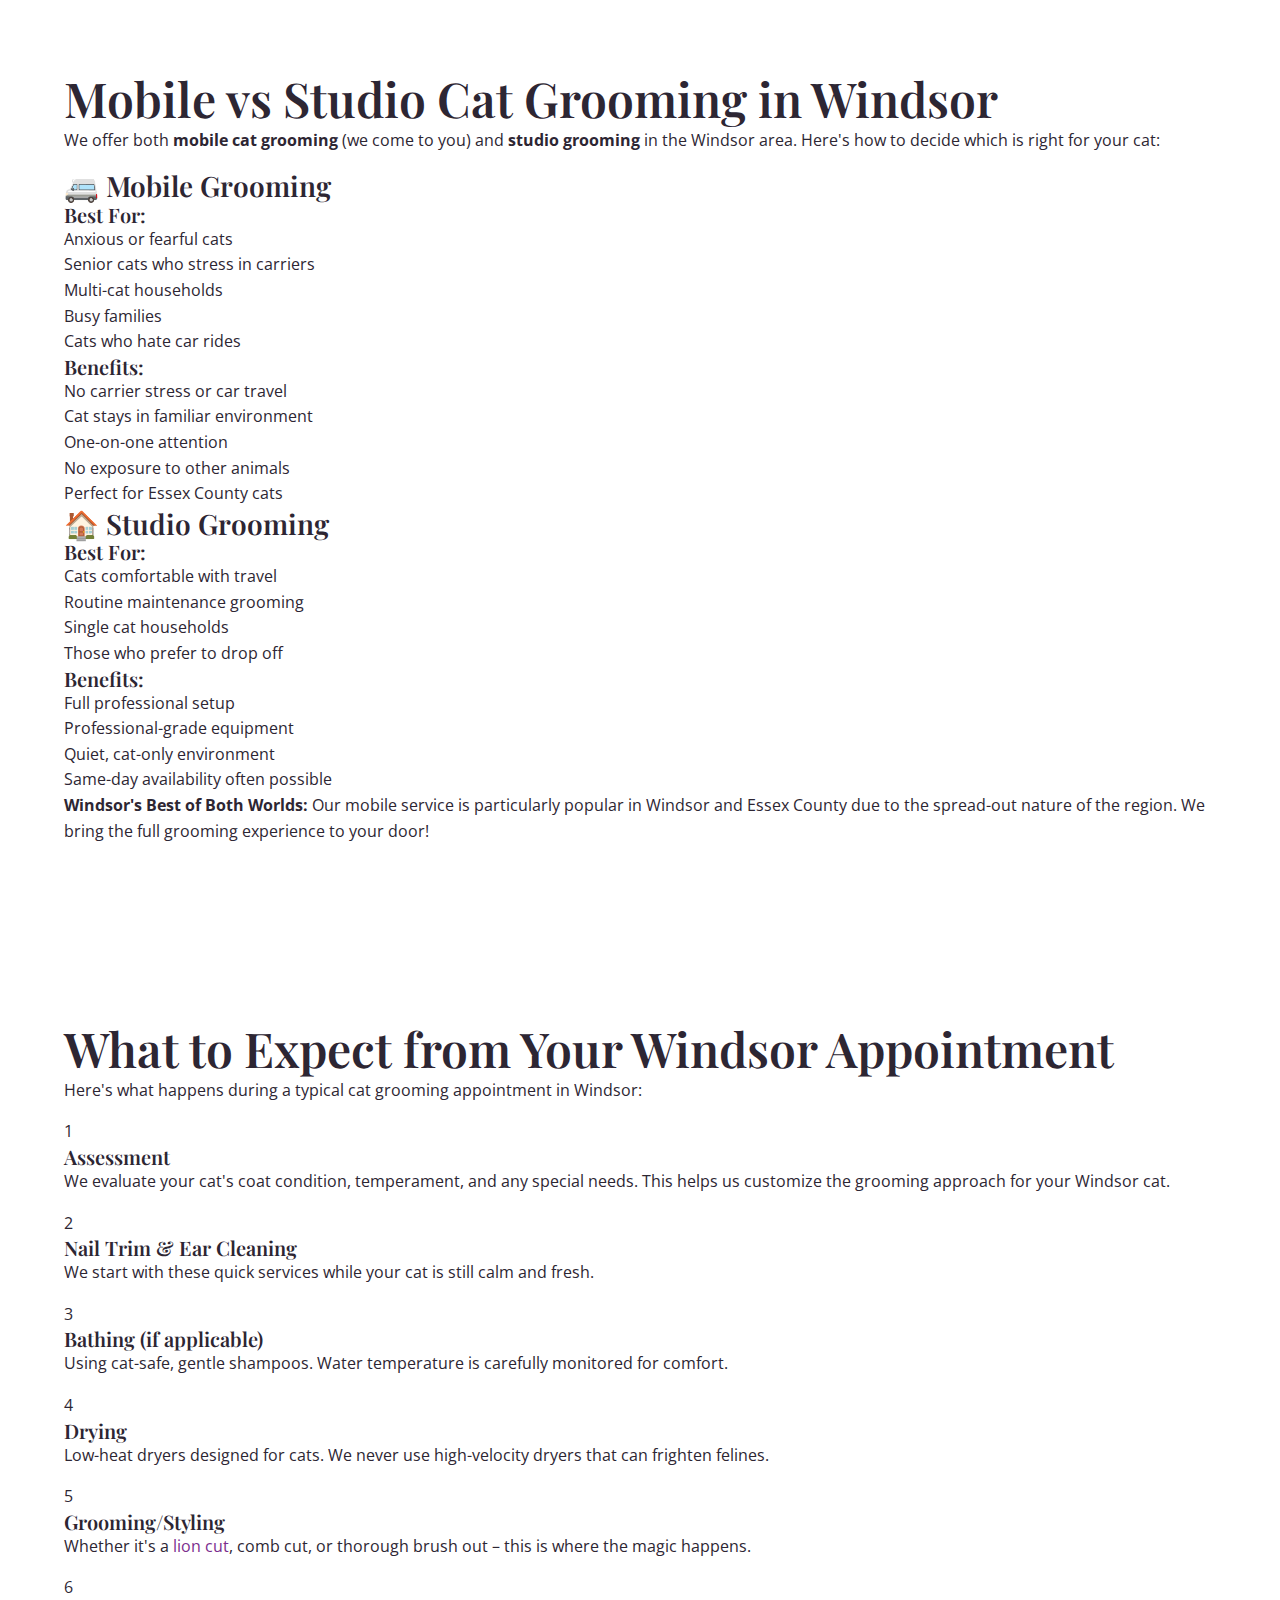
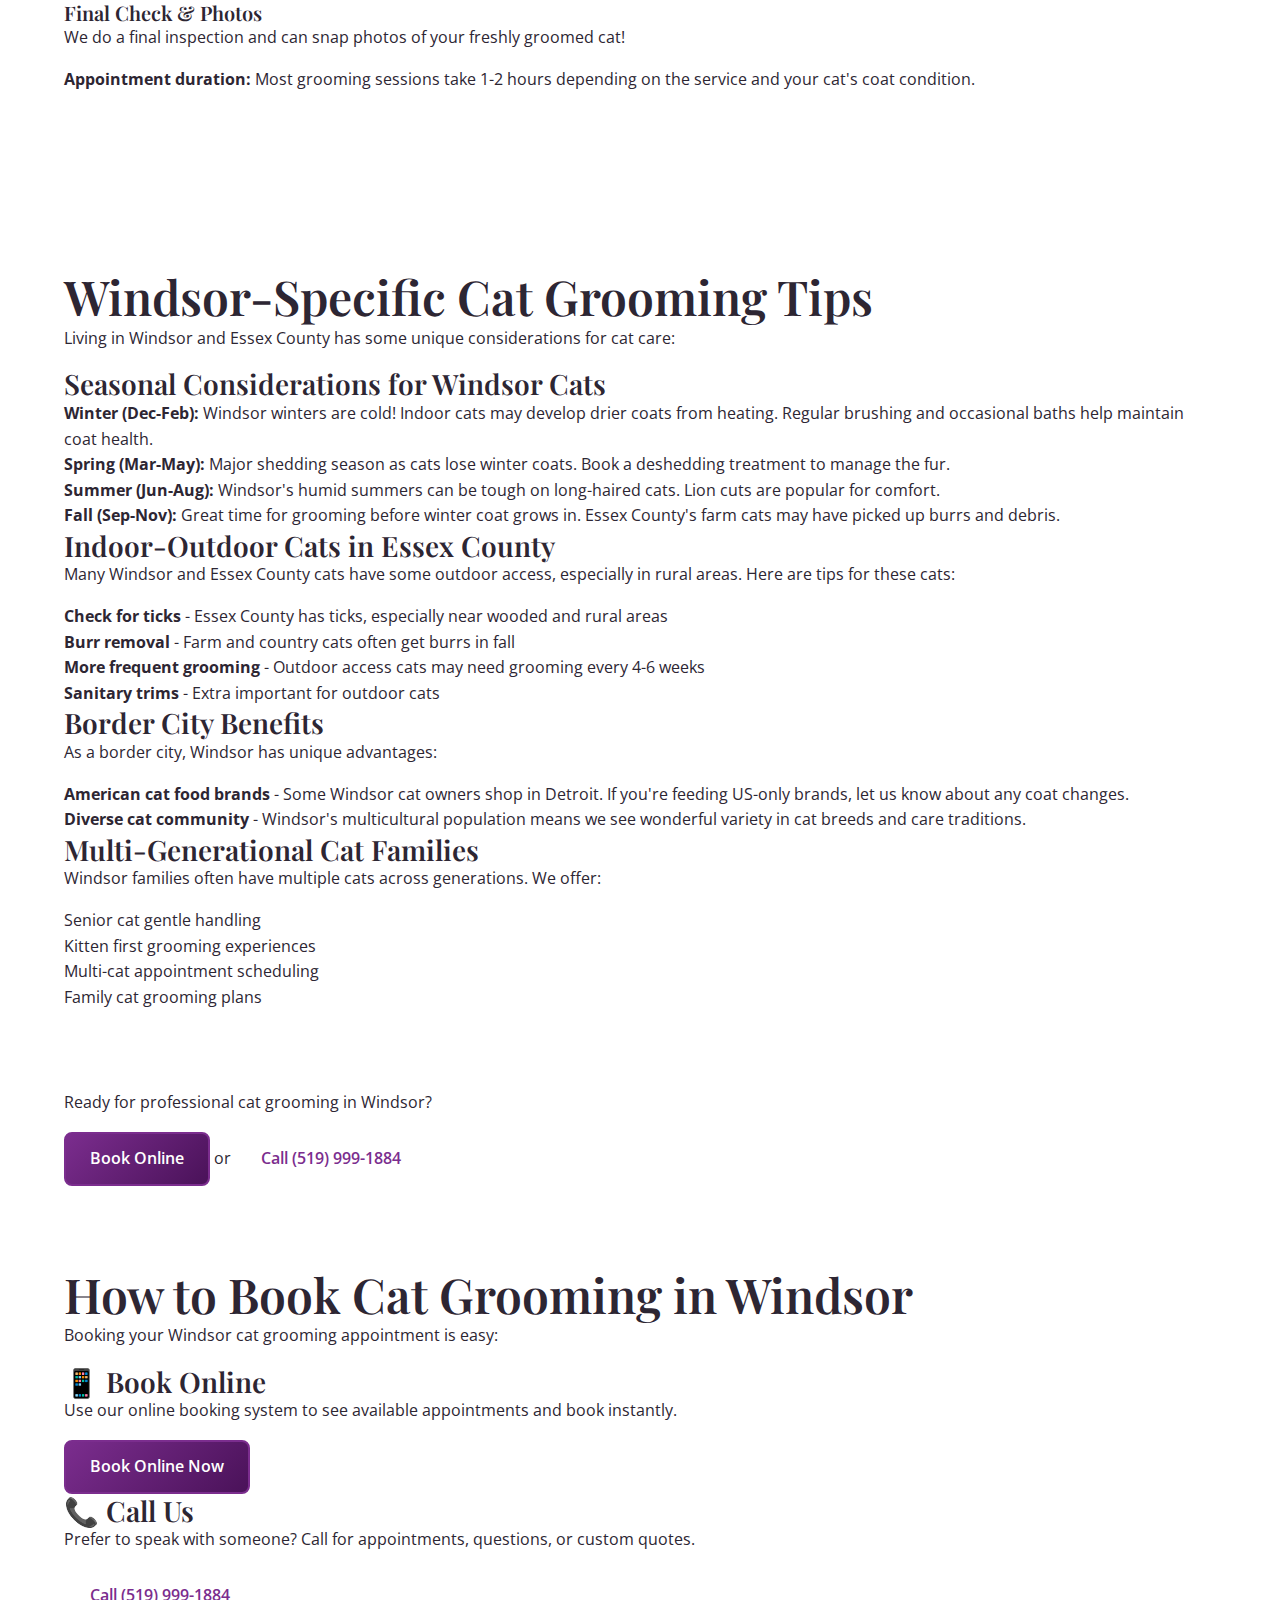
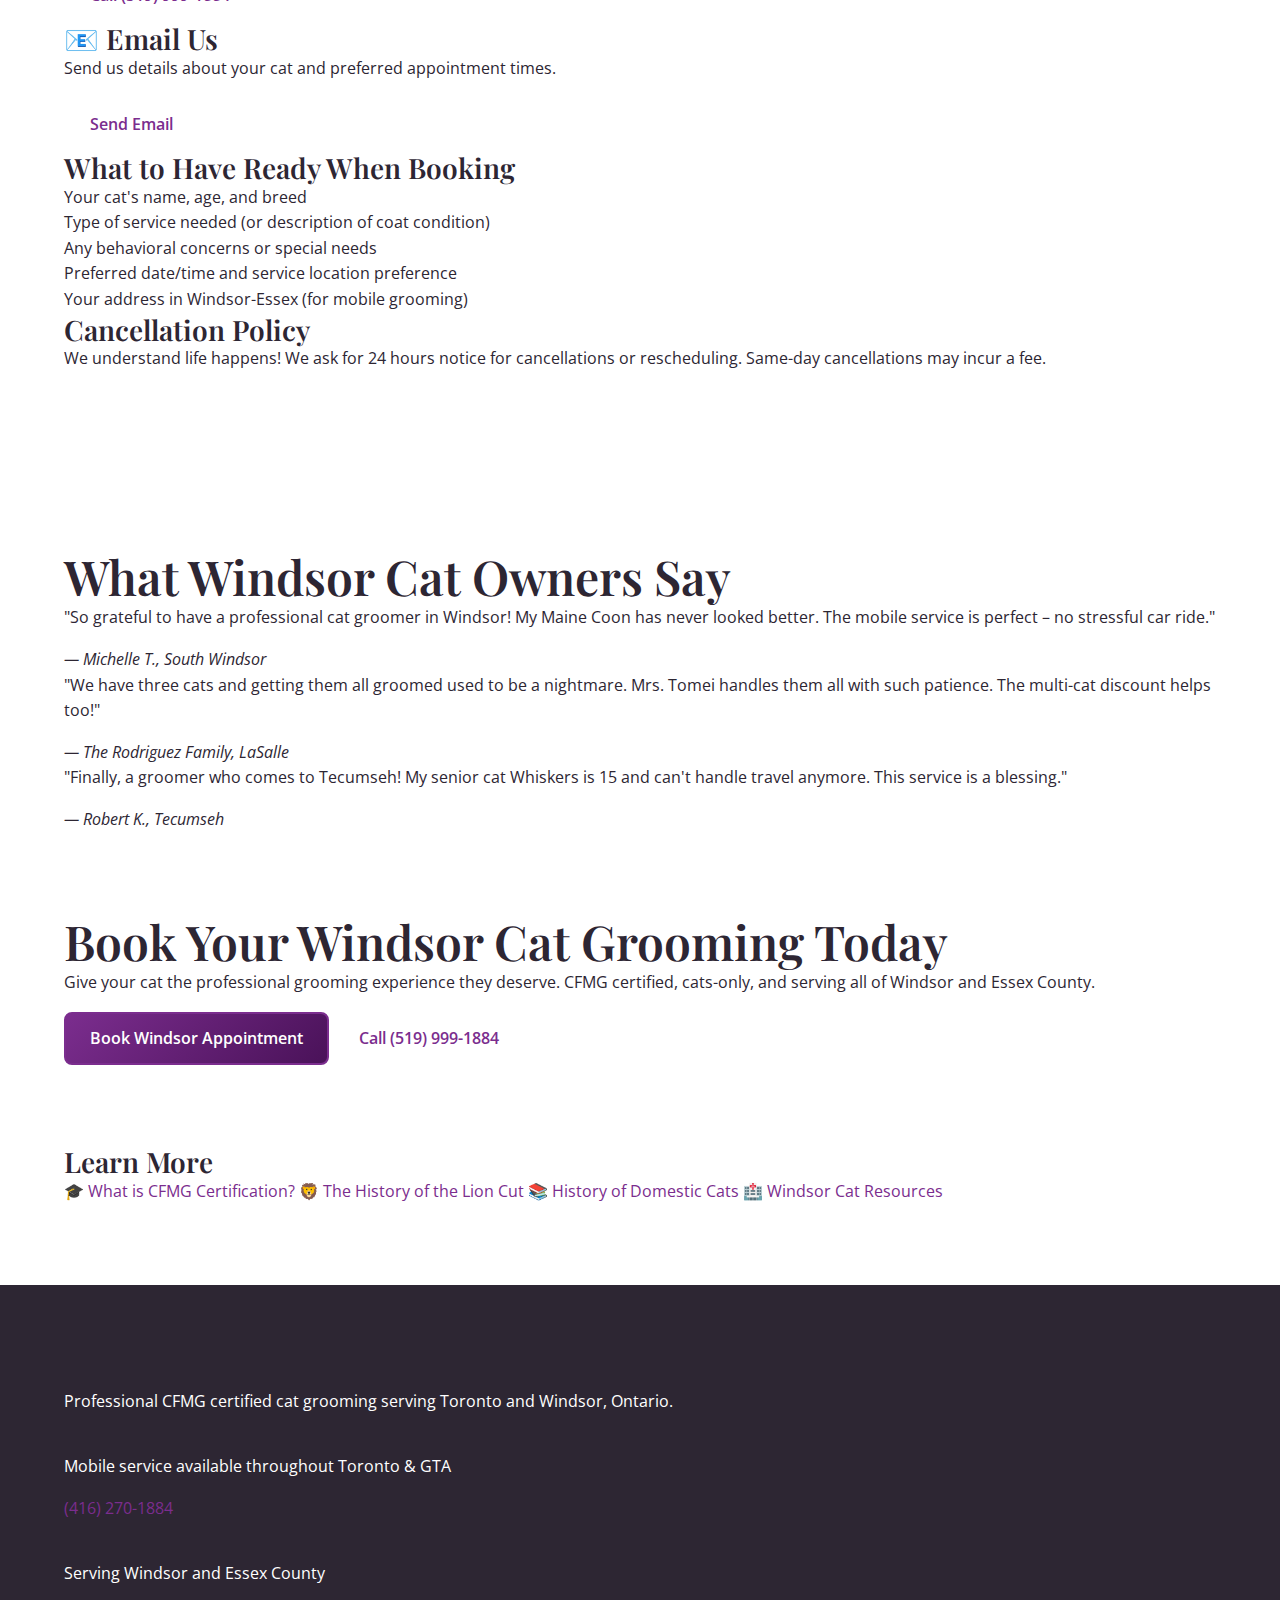
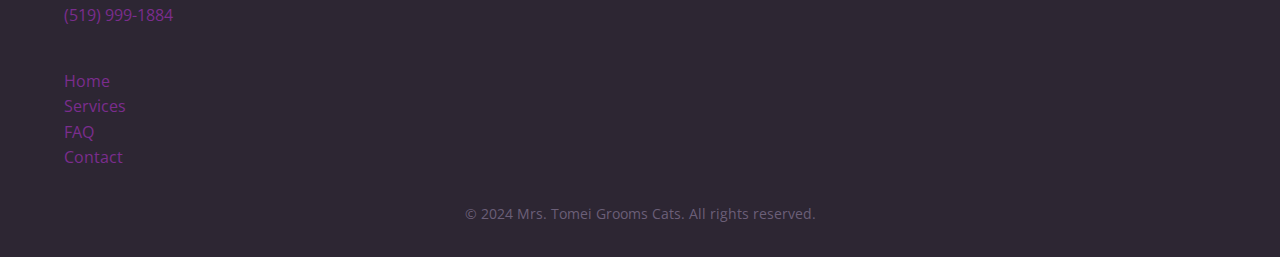
<file: cat-grooming-windsor.html>
<!DOCTYPE html>
<html lang="en">
<head>
    <meta charset="UTF-8">
    <meta name="viewport" content="width=device-width, initial-scale=1.0">
    <title>Cat Grooming Windsor | Mobile & Studio Services | Mrs. Tomei Grooms Cats</title>
    <meta name="description" content="Professional cat grooming in Windsor, Ontario. CFMG certified groomer serving Windsor, LaSalle, Tecumseh, Amherstburg & Essex County. Mobile cat grooming available. Book today!">
    <meta name="keywords" content="cat grooming Windsor, Windsor cat groomer, mobile cat grooming Windsor, LaSalle cat grooming, Tecumseh cat grooming, Essex County cat grooming, cat groomer near me Windsor, professional cat grooming Windsor Ontario">

    <!-- Open Graph -->
    <meta property="og:title" content="Cat Grooming Windsor | CFMG Certified | Mrs. Tomei Grooms Cats">
    <meta property="og:description" content="Professional cat grooming in Windsor by CFMG certified groomer. Mobile and studio services available across Essex County.">
    <meta property="og:type" content="website">
    <meta property="og:url" content="https://www.mrstomeigroomscats.ca/cat-grooming-windsor.html">

    <!-- Canonical -->
    <link rel="canonical" href="https://www.mrstomeigroomscats.ca/cat-grooming-windsor.html">

    <!-- Favicon -->
    <link rel="icon" type="image/x-icon" href="favicon.ico">

    <!-- Fonts -->
    <link rel="preconnect" href="https://fonts.googleapis.com">
    <link rel="preconnect" href="https://fonts.gstatic.com" crossorigin>
    <link href="https://fonts.googleapis.com/css2?family=Playfair+Display:wght@400;600;700&family=Open+Sans:wght@400;500;600&display=swap" rel="stylesheet">

    <!-- Styles -->
    <link rel="stylesheet" href="css/style.css?v=20251209j">

    <!-- Schema Markup -->
    <script type="application/ld+json">
    {
        "@context": "https://schema.org",
        "@type": "Article",
        "headline": "Cat Grooming Windsor - Professional Mobile & Studio Services",
        "description": "Complete guide to professional cat grooming services in Windsor, Ontario, covering neighborhoods, pricing, and what to expect from a CFMG certified cat groomer.",
        "author": {
            "@type": "Person",
            "name": "Mrs. Tomei"
        },
        "publisher": {
            "@type": "Organization",
            "name": "Mrs. Tomei Grooms Cats",
            "url": "https://www.mrstomeigroomscats.ca"
        },
        "datePublished": "2024-01-01",
        "dateModified": "2024-12-09"
    }
    </script>

    <!-- Local Business Schema -->
    <script type="application/ld+json">
    {
        "@context": "https://schema.org",
        "@type": "PetGrooming",
        "name": "Mrs. Tomei Grooms Cats - Windsor",
        "description": "Professional cat grooming services in Windsor by CFMG certified groomer",
        "url": "https://www.mrstomeigroomscats.ca",
        "telephone": "+1-519-999-1884",
        "areaServed": [
            {
                "@type": "City",
                "name": "Windsor",
                "containedInPlace": {
                    "@type": "AdministrativeArea",
                    "name": "Ontario"
                }
            },
            {
                "@type": "AdministrativeArea",
                "name": "Essex County"
            }
        ],
        "serviceType": ["Cat Grooming", "Mobile Cat Grooming", "Lion Cut", "Bath and Brush"],
        "priceRange": "$$"
    }
    </script>
</head>
<body>
    <!-- Navigation -->
    <nav class="navbar">
        <div class="container">
            <a href="index.html" class="logo">
                <span class="logo-icon">🐱</span>
                <span class="logo-text">Mrs. Tomei Grooms Cats</span>
            </a>
            <button class="mobile-menu-btn" aria-label="Toggle menu">
                <span></span>
                <span></span>
                <span></span>
            </button>
            <ul class="nav-menu">
                <li><a href="index.html">Home</a></li>
                <li class="nav-dropdown">
                    <a href="#" class="nav-dropdown-toggle">Services</a>
                    <ul class="nav-dropdown-menu">
                        <li><a href="index.html#services">All Services</a></li>
                        <li><a href="index.html#pricing">Pricing</a></li>
                    </ul>
                </li>
                <li class="nav-dropdown">
                    <a href="#" class="nav-dropdown-toggle">Locations</a>
                    <ul class="nav-dropdown-menu">
                        <li><a href="cat-grooming-toronto.html">Toronto</a></li>
                        <li><a href="cat-grooming-windsor.html">Windsor</a></li>
                    </ul>
                </li>
                <li class="nav-dropdown">
                    <a href="#" class="nav-dropdown-toggle">Cat Wiki</a>
                    <ul class="nav-dropdown-menu">
                        <li><a href="history-of-cats.html">History of Cats</a></li>
                        <li><a href="cfmg-certification.html">CFMG Certification</a></li>
                        <li><a href="lion-cut-history.html">The Lion Cut</a></li>
                    </ul>
                </li>
                <li class="nav-dropdown">
                    <a href="#" class="nav-dropdown-toggle">Resources</a>
                    <ul class="nav-dropdown-menu">
                        <li><a href="cat-resources-toronto.html">Toronto Cat Resources</a></li>
                        <li><a href="cat-resources-windsor.html">Windsor Cat Resources</a></li>
                    </ul>
                </li>
                <li><a href="index.html#faq">FAQ</a></li>
                <li><a href="index.html#contact" class="btn btn-primary">Book Now</a></li>
            </ul>
        </div>
    </nav>

    <!-- Hero Section -->
    <section class="page-hero" style="background: linear-gradient(135deg, rgba(123, 45, 142, 0.85) 0%, rgba(74, 18, 89, 0.85) 100%), url('images/cat-white-fluffy.jpg') center/cover no-repeat; min-height: 400px; display: flex; align-items: center;">
        <div class="container">
            <h1 style="text-shadow: 2px 2px 4px rgba(0,0,0,0.3);">Cat Grooming Windsor</h1>
            <p class="hero-subtitle" style="text-shadow: 1px 1px 2px rgba(0,0,0,0.2);">Professional CFMG Certified Cat Grooming in Essex County</p>
            <div class="hero-cta">
                <a href="https://mrstomeigroomscats.square.site/" class="btn btn-secondary">Book Windsor Appointment</a>
                <a href="tel:5199991884" class="btn btn-outline">Call (519) 999-1884</a>
            </div>
        </div>
    </section>

    <!-- Breadcrumb -->
    <nav class="breadcrumb" aria-label="Breadcrumb">
        <div class="container">
            <ol itemscope itemtype="https://schema.org/BreadcrumbList">
                <li itemprop="itemListElement" itemscope itemtype="https://schema.org/ListItem">
                    <a itemprop="item" href="index.html"><span itemprop="name">Home</span></a>
                    <meta itemprop="position" content="1">
                </li>
                <li itemprop="itemListElement" itemscope itemtype="https://schema.org/ListItem">
                    <span itemprop="name">Cat Grooming Windsor</span>
                    <meta itemprop="position" content="2">
                </li>
            </ol>
        </div>
    </nav>

    <!-- Main Content -->
    <main class="article-content">
        <div class="container">
            <div class="content-wrapper">
                <!-- Table of Contents -->
                <aside class="toc-sidebar">
                    <div class="toc-container">
                        <h3>Quick Navigation</h3>
                        <ul class="toc-list">
                            <li><a href="#overview">Windsor Cat Grooming Overview</a></li>
                            <li><a href="#areas">Areas We Serve</a></li>
                            <li><a href="#services">Windsor Services & Pricing</a></li>
                            <li><a href="#mobile-vs-studio">Mobile vs Studio Grooming</a></li>
                            <li><a href="#what-to-expect">What to Expect</a></li>
                            <li><a href="#windsor-tips">Windsor-Specific Tips</a></li>
                            <li><a href="#booking">How to Book</a></li>
                        </ul>
                    </div>
                </aside>

                <!-- Article Body -->
                <article class="main-article">
                    <section id="overview">
                        <h2>Professional Cat Grooming in Windsor, Ontario</h2>
                        <p>Windsor and Essex County cat owners now have access to <strong>professional, cats-only grooming services</strong> with Mrs. Tomei Grooms Cats. As a <a href="cfmg-certification.html">CFMG certified cat groomer</a>, we bring the same expertise and gentle handling that Toronto cats have enjoyed to Windsor's feline community.</p>

                        <p>Whether you're in <strong>South Windsor, LaSalle, Tecumseh, Amherstburg, or anywhere in Essex County</strong>, we provide professional cat grooming services tailored to your cat's unique needs. From routine bath and brush services to full <a href="lion-cut-history.html">lion cuts</a> for long-haired breeds, we've got Windsor's cats covered.</p>

                        <div class="highlight-box">
                            <h4>🏆 Why Windsor Cat Owners Choose Us</h4>
                            <ul>
                                <li><strong>CFMG Certified</strong> - National Cat Groomers Institute trained</li>
                                <li><strong>Cats Only</strong> - No dogs, no stress for your cat</li>
                                <li><strong>Mobile Service</strong> - We come to you across Essex County</li>
                                <li><strong>Local & Trusted</strong> - Part of the Windsor-Essex community</li>
                                <li><strong>Gentle Approach</strong> - Fear-free techniques for all cats</li>
                            </ul>
                        </div>

                        <p>Unlike general pet groomers who work primarily with dogs, we understand that <strong>cats require a completely different approach</strong>. Our training, equipment, and handling techniques are all designed specifically for felines.</p>
                    </section>

                    <!-- CTA -->
                    <div class="inline-cta">
                        <p>Ready to book your Windsor cat grooming appointment?</p>
                        <a href="https://mrstomeigroomscats.square.site/" class="btn btn-primary">Schedule Now</a>
                    </div>

                    <section id="areas">
                        <h2>Windsor & Essex County Areas We Serve</h2>
                        <p>Our <strong>mobile cat grooming service</strong> covers all of Windsor and the surrounding Essex County communities. We're proud to serve cats throughout the region:</p>

                        <div class="neighborhoods-grid">
                            <div class="neighborhood-card">
                                <h3>🏙️ Windsor</h3>
                                <p>All Windsor neighborhoods including South Windsor, East Riverside, Walkerville, Ford City, Sandwich, and the downtown core. Windsor's largest cat grooming service area.</p>
                            </div>

                            <div class="neighborhood-card">
                                <h3>🏙️ LaSalle</h3>
                                <p>Complete coverage of LaSalle including the newer subdivisions. Many of our Persian and Ragdoll clients live in this growing community.</p>
                            </div>

                            <div class="neighborhood-card">
                                <h3>🏙️ Tecumseh</h3>
                                <p>Serving all of Tecumseh from Pike Creek to the lakefront areas. A popular service area for multi-cat households.</p>
                            </div>

                            <div class="neighborhood-card">
                                <h3>🏙️ Amherstburg</h3>
                                <p>Historic Amherstburg and surrounding areas. We love the beautiful heritage homes – and their cats!</p>
                            </div>

                            <div class="neighborhood-card">
                                <h3>🏙️ Lakeshore</h3>
                                <p>Including Belle River, Comber, and the lakefront communities. Farm cats and country cats welcome!</p>
                            </div>

                            <div class="neighborhood-card">
                                <h3>🏙️ Essex & Kingsville</h3>
                                <p>Extended service area covering Essex, Kingsville, and Leamington for multi-cat households. Contact us for availability.</p>
                            </div>
                        </div>

                        <p><strong>Don't see your area?</strong> Contact us! We cover most of Essex County and may be able to accommodate your location, especially for multiple cats or regular appointments.</p>
                    </section>

                    <section id="services">
                        <h2>Windsor Cat Grooming Services & Pricing</h2>
                        <p>We offer a complete range of <strong>professional cat grooming services in Windsor</strong>. All services include nail trimming, ear cleaning, and sanitary trim as standard.</p>

                        <div class="pricing-table">
                            <table>
                                <thead>
                                    <tr>
                                        <th>Service</th>
                                        <th>Description</th>
                                        <th>Price (Windsor)</th>
                                    </tr>
                                </thead>
                                <tbody>
                                    <tr>
                                        <td><strong>Bath & Brush</strong></td>
                                        <td>Full bath, blow dry, brush out, nail trim, ear cleaning</td>
                                        <td>From $80</td>
                                    </tr>
                                    <tr>
                                        <td><strong>Lion Cut</strong></td>
                                        <td>Full body shave leaving mane, tail pom, and leg boots</td>
                                        <td>From $115</td>
                                    </tr>
                                    <tr>
                                        <td><strong>Comb Cut</strong></td>
                                        <td>Scissor/clipper trim to reduce length while keeping natural look</td>
                                        <td>From $95</td>
                                    </tr>
                                    <tr>
                                        <td><strong>Dematting</strong></td>
                                        <td>Careful removal of mats and tangles (mild to moderate)</td>
                                        <td>From $35+</td>
                                    </tr>
                                    <tr>
                                        <td><strong>Nail Trim Only</strong></td>
                                        <td>Quick nail trim for cats who just need a pedicure</td>
                                        <td>$20</td>
                                    </tr>
                                    <tr>
                                        <td><strong>Sanitary Trim</strong></td>
                                        <td>Hygiene clip for the rear area</td>
                                        <td>$15</td>
                                    </tr>
                                </tbody>
                            </table>
                        </div>

                        <p class="pricing-note">* Prices may vary based on cat size, coat condition, and temperament. Severely matted cats may require additional fees. Mobile service within Windsor-Essex is included.</p>

                        <h3>Multi-Cat Discounts (Windsor)</h3>
                        <p>Have multiple cats? Windsor families often do! We offer discounts for multi-cat households:</p>
                        <ul>
                            <li><strong>2 cats:</strong> 10% off second cat</li>
                            <li><strong>3+ cats:</strong> 15% off each additional cat</li>
                            <li><strong>Regular clients:</strong> Ask about our loyalty program</li>
                            <li><strong>Farm/rescue discounts:</strong> Special pricing available</li>
                        </ul>
                    </section>

                    <!-- CTA -->
                    <div class="inline-cta">
                        <p>Questions about pricing or services? We're happy to provide a custom quote.</p>
                        <a href="tel:5199991884" class="btn btn-primary">Call (519) 999-1884</a>
                    </div>

                    <section id="mobile-vs-studio">
                        <h2>Mobile vs Studio Cat Grooming in Windsor</h2>
                        <p>We offer both <strong>mobile cat grooming</strong> (we come to you) and <strong>studio grooming</strong> in the Windsor area. Here's how to decide which is right for your cat:</p>

                        <div class="comparison-grid">
                            <div class="comparison-card">
                                <h3>🚐 Mobile Grooming</h3>
                                <h4>Best For:</h4>
                                <ul>
                                    <li>Anxious or fearful cats</li>
                                    <li>Senior cats who stress in carriers</li>
                                    <li>Multi-cat households</li>
                                    <li>Busy families</li>
                                    <li>Cats who hate car rides</li>
                                </ul>
                                <h4>Benefits:</h4>
                                <ul>
                                    <li>No carrier stress or car travel</li>
                                    <li>Cat stays in familiar environment</li>
                                    <li>One-on-one attention</li>
                                    <li>No exposure to other animals</li>
                                    <li>Perfect for Essex County cats</li>
                                </ul>
                            </div>

                            <div class="comparison-card">
                                <h3>🏠 Studio Grooming</h3>
                                <h4>Best For:</h4>
                                <ul>
                                    <li>Cats comfortable with travel</li>
                                    <li>Routine maintenance grooming</li>
                                    <li>Single cat households</li>
                                    <li>Those who prefer to drop off</li>
                                </ul>
                                <h4>Benefits:</h4>
                                <ul>
                                    <li>Full professional setup</li>
                                    <li>Professional-grade equipment</li>
                                    <li>Quiet, cat-only environment</li>
                                    <li>Same-day availability often possible</li>
                                </ul>
                            </div>
                        </div>

                        <p><strong>Windsor's Best of Both Worlds:</strong> Our mobile service is particularly popular in Windsor and Essex County due to the spread-out nature of the region. We bring the full grooming experience to your door!</p>
                    </section>

                    <section id="what-to-expect">
                        <h2>What to Expect from Your Windsor Appointment</h2>
                        <p>Here's what happens during a typical cat grooming appointment in Windsor:</p>

                        <div class="process-steps">
                            <div class="step">
                                <span class="step-number">1</span>
                                <h4>Assessment</h4>
                                <p>We evaluate your cat's coat condition, temperament, and any special needs. This helps us customize the grooming approach for your Windsor cat.</p>
                            </div>

                            <div class="step">
                                <span class="step-number">2</span>
                                <h4>Nail Trim & Ear Cleaning</h4>
                                <p>We start with these quick services while your cat is still calm and fresh.</p>
                            </div>

                            <div class="step">
                                <span class="step-number">3</span>
                                <h4>Bathing (if applicable)</h4>
                                <p>Using cat-safe, gentle shampoos. Water temperature is carefully monitored for comfort.</p>
                            </div>

                            <div class="step">
                                <span class="step-number">4</span>
                                <h4>Drying</h4>
                                <p>Low-heat dryers designed for cats. We never use high-velocity dryers that can frighten felines.</p>
                            </div>

                            <div class="step">
                                <span class="step-number">5</span>
                                <h4>Grooming/Styling</h4>
                                <p>Whether it's a <a href="lion-cut-history.html">lion cut</a>, comb cut, or thorough brush out – this is where the magic happens.</p>
                            </div>

                            <div class="step">
                                <span class="step-number">6</span>
                                <h4>Final Check & Photos</h4>
                                <p>We do a final inspection and can snap photos of your freshly groomed cat!</p>
                            </div>
                        </div>

                        <p><strong>Appointment duration:</strong> Most grooming sessions take 1-2 hours depending on the service and your cat's coat condition.</p>
                    </section>

                    <section id="windsor-tips">
                        <h2>Windsor-Specific Cat Grooming Tips</h2>
                        <p>Living in Windsor and Essex County has some unique considerations for cat care:</p>

                        <h3>Seasonal Considerations for Windsor Cats</h3>
                        <ul>
                            <li><strong>Winter (Dec-Feb):</strong> Windsor winters are cold! Indoor cats may develop drier coats from heating. Regular brushing and occasional baths help maintain coat health.</li>
                            <li><strong>Spring (Mar-May):</strong> Major shedding season as cats lose winter coats. Book a deshedding treatment to manage the fur.</li>
                            <li><strong>Summer (Jun-Aug):</strong> Windsor's humid summers can be tough on long-haired cats. Lion cuts are popular for comfort.</li>
                            <li><strong>Fall (Sep-Nov):</strong> Great time for grooming before winter coat grows in. Essex County's farm cats may have picked up burrs and debris.</li>
                        </ul>

                        <h3>Indoor-Outdoor Cats in Essex County</h3>
                        <p>Many Windsor and Essex County cats have some outdoor access, especially in rural areas. Here are tips for these cats:</p>
                        <ul>
                            <li><strong>Check for ticks</strong> - Essex County has ticks, especially near wooded and rural areas</li>
                            <li><strong>Burr removal</strong> - Farm and country cats often get burrs in fall</li>
                            <li><strong>More frequent grooming</strong> - Outdoor access cats may need grooming every 4-6 weeks</li>
                            <li><strong>Sanitary trims</strong> - Extra important for outdoor cats</li>
                        </ul>

                        <h3>Border City Benefits</h3>
                        <p>As a border city, Windsor has unique advantages:</p>
                        <ul>
                            <li><strong>American cat food brands</strong> - Some Windsor cat owners shop in Detroit. If you're feeding US-only brands, let us know about any coat changes.</li>
                            <li><strong>Diverse cat community</strong> - Windsor's multicultural population means we see wonderful variety in cat breeds and care traditions.</li>
                        </ul>

                        <h3>Multi-Generational Cat Families</h3>
                        <p>Windsor families often have multiple cats across generations. We offer:</p>
                        <ul>
                            <li>Senior cat gentle handling</li>
                            <li>Kitten first grooming experiences</li>
                            <li>Multi-cat appointment scheduling</li>
                            <li>Family cat grooming plans</li>
                        </ul>
                    </section>

                    <!-- CTA -->
                    <div class="inline-cta">
                        <p>Ready for professional cat grooming in Windsor?</p>
                        <div class="cta-buttons">
                            <a href="https://mrstomeigroomscats.square.site/" class="btn btn-primary">Book Online</a>
                            <span class="cta-or">or</span>
                            <a href="tel:5199991884" class="btn btn-outline-dark">Call (519) 999-1884</a>
                        </div>
                    </div>

                    <section id="booking">
                        <h2>How to Book Cat Grooming in Windsor</h2>
                        <p>Booking your Windsor cat grooming appointment is easy:</p>

                        <div class="booking-options">
                            <div class="booking-option">
                                <h3>📱 Book Online</h3>
                                <p>Use our online booking system to see available appointments and book instantly.</p>
                                <a href="https://mrstomeigroomscats.square.site/" class="btn btn-primary">Book Online Now</a>
                            </div>

                            <div class="booking-option">
                                <h3>📞 Call Us</h3>
                                <p>Prefer to speak with someone? Call for appointments, questions, or custom quotes.</p>
                                <a href="tel:5199991884" class="btn btn-secondary">Call (519) 999-1884</a>
                            </div>

                            <div class="booking-option">
                                <h3>📧 Email Us</h3>
                                <p>Send us details about your cat and preferred appointment times.</p>
                                <a href="mailto:mrstomeigroomscats@gmail.com" class="btn btn-secondary">Send Email</a>
                            </div>
                        </div>

                        <h3>What to Have Ready When Booking</h3>
                        <ul>
                            <li>Your cat's name, age, and breed</li>
                            <li>Type of service needed (or description of coat condition)</li>
                            <li>Any behavioral concerns or special needs</li>
                            <li>Preferred date/time and service location preference</li>
                            <li>Your address in Windsor-Essex (for mobile grooming)</li>
                        </ul>

                        <h3>Cancellation Policy</h3>
                        <p>We understand life happens! We ask for 24 hours notice for cancellations or rescheduling. Same-day cancellations may incur a fee.</p>
                    </section>

                    <section id="testimonials">
                        <h2>What Windsor Cat Owners Say</h2>
                        <div class="testimonials-grid">
                            <blockquote class="testimonial">
                                <p>"So grateful to have a professional cat groomer in Windsor! My Maine Coon has never looked better. The mobile service is perfect – no stressful car ride."</p>
                                <cite>— Michelle T., South Windsor</cite>
                            </blockquote>

                            <blockquote class="testimonial">
                                <p>"We have three cats and getting them all groomed used to be a nightmare. Mrs. Tomei handles them all with such patience. The multi-cat discount helps too!"</p>
                                <cite>— The Rodriguez Family, LaSalle</cite>
                            </blockquote>

                            <blockquote class="testimonial">
                                <p>"Finally, a groomer who comes to Tecumseh! My senior cat Whiskers is 15 and can't handle travel anymore. This service is a blessing."</p>
                                <cite>— Robert K., Tecumseh</cite>
                            </blockquote>
                        </div>
                    </section>

                    <!-- Final CTA -->
                    <div class="final-cta">
                        <h2>Book Your Windsor Cat Grooming Today</h2>
                        <p>Give your cat the professional grooming experience they deserve. CFMG certified, cats-only, and serving all of Windsor and Essex County.</p>
                        <div class="cta-buttons">
                            <a href="https://mrstomeigroomscats.square.site/" class="btn btn-primary btn-large">Book Windsor Appointment</a>
                            <a href="tel:5199991884" class="btn btn-secondary btn-large">Call (519) 999-1884</a>
                        </div>
                    </div>

                    <!-- Related Pages -->
                    <section class="related-pages">
                        <h3>Learn More</h3>
                        <div class="related-links">
                            <a href="cfmg-certification.html" class="related-link">
                                <span class="related-icon">🎓</span>
                                <span>What is CFMG Certification?</span>
                            </a>
                            <a href="lion-cut-history.html" class="related-link">
                                <span class="related-icon">🦁</span>
                                <span>The History of the Lion Cut</span>
                            </a>
                            <a href="history-of-cats.html" class="related-link">
                                <span class="related-icon">📚</span>
                                <span>History of Domestic Cats</span>
                            </a>
                            <a href="cat-resources-windsor.html" class="related-link">
                                <span class="related-icon">🏥</span>
                                <span>Windsor Cat Resources</span>
                            </a>
                        </div>
                    </section>
                </article>
            </div>
        </div>
    </main>

    <!-- Footer -->
    <footer class="footer">
        <div class="container">
            <div class="footer-grid">
                <div class="footer-section">
                    <h4>Mrs. Tomei Grooms Cats</h4>
                    <p>Professional CFMG certified cat grooming serving Toronto and Windsor, Ontario.</p>
                </div>
                <div class="footer-section">
                    <h4>Toronto Location</h4>
                    <p>Mobile service available throughout Toronto & GTA</p>
                    <p><a href="tel:4162701884">(416) 270-1884</a></p>
                </div>
                <div class="footer-section">
                    <h4>Windsor Location</h4>
                    <p>Serving Windsor and Essex County</p>
                    <p><a href="tel:5199991884">(519) 999-1884</a></p>
                </div>
                <div class="footer-section">
                    <h4>Quick Links</h4>
                    <ul>
                        <li><a href="index.html">Home</a></li>
                        <li><a href="index.html#services">Services</a></li>
                        <li><a href="index.html#faq">FAQ</a></li>
                        <li><a href="index.html#contact">Contact</a></li>
                    </ul>
                </div>
            </div>
            <div class="footer-bottom">
                <p>&copy; 2024 Mrs. Tomei Grooms Cats. All rights reserved.</p>
            </div>
        </div>
    </footer>

    <!-- Mobile Menu Script -->
    <script>
        document.querySelector('.mobile-menu-btn').addEventListener('click', function() {
            document.querySelector('.nav-menu').classList.toggle('active');
            this.classList.toggle('active');
        });
    </script>
</body>
</html>
</file>
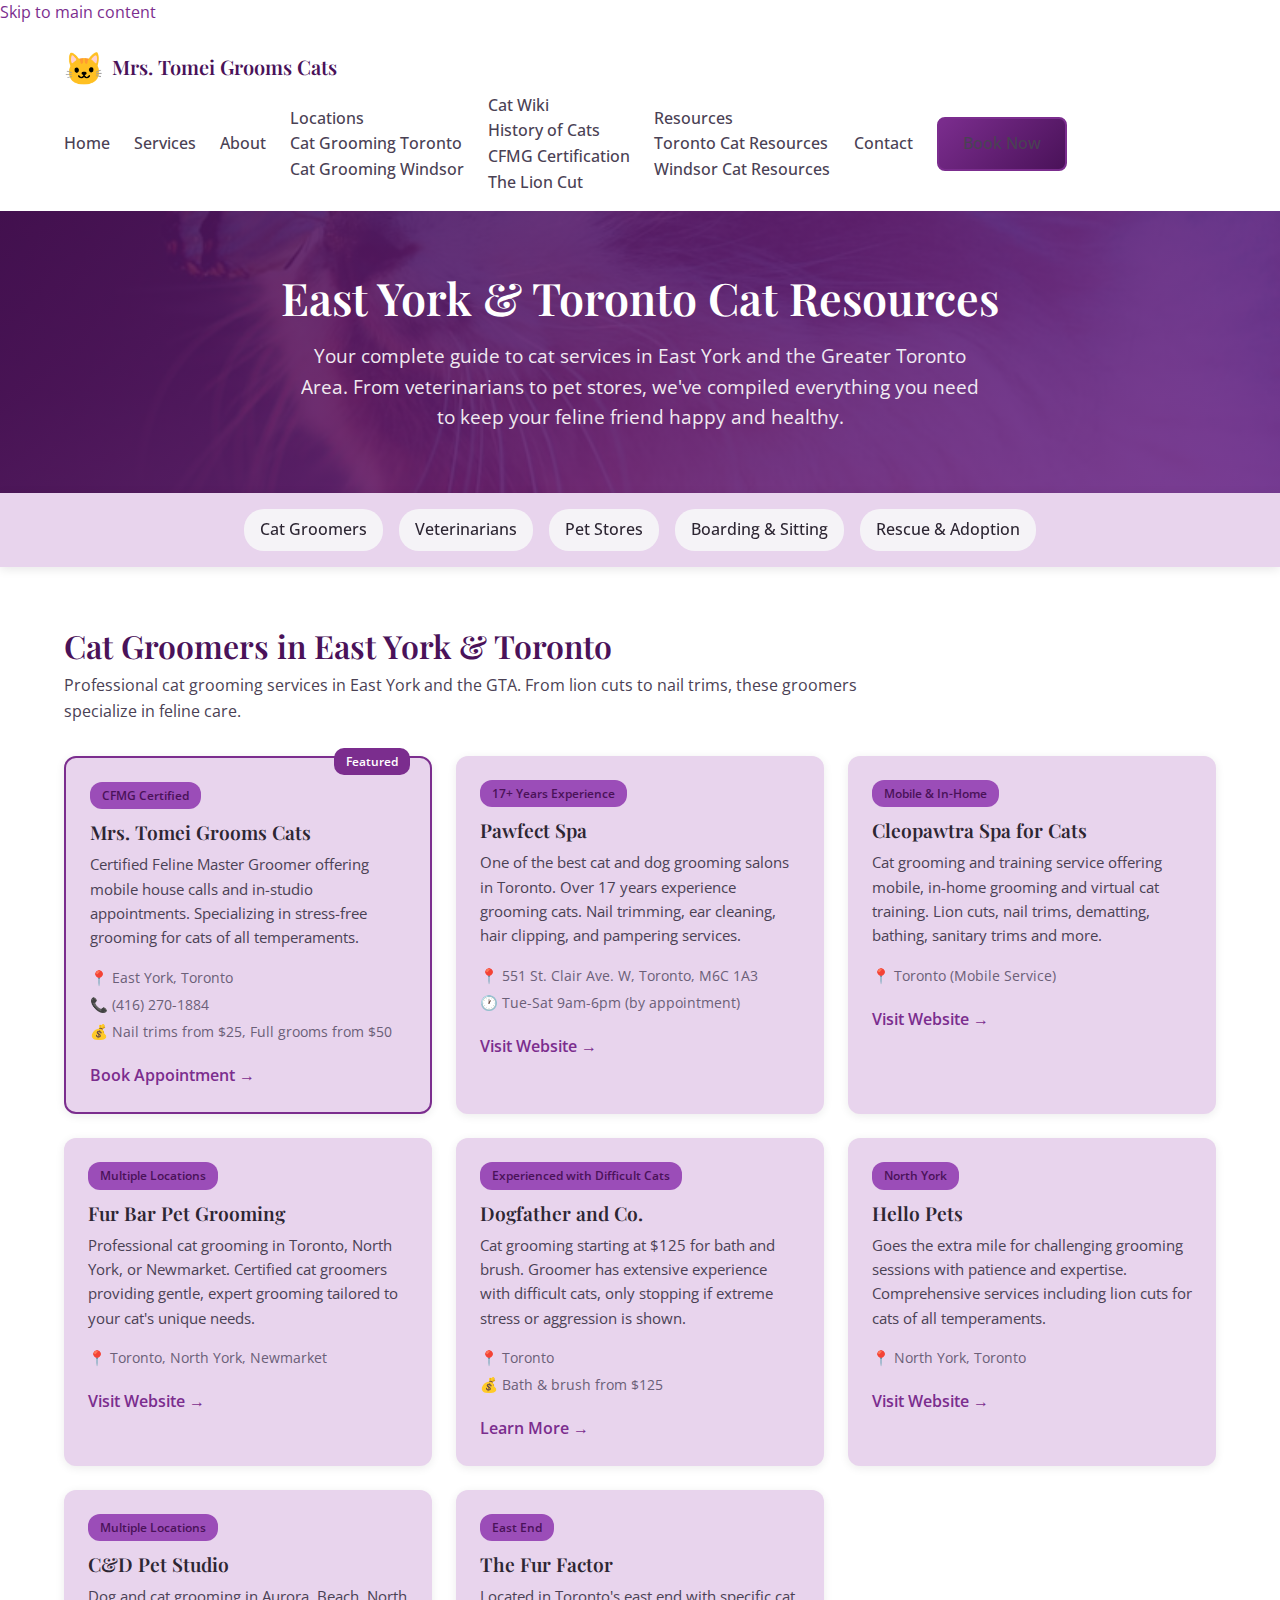
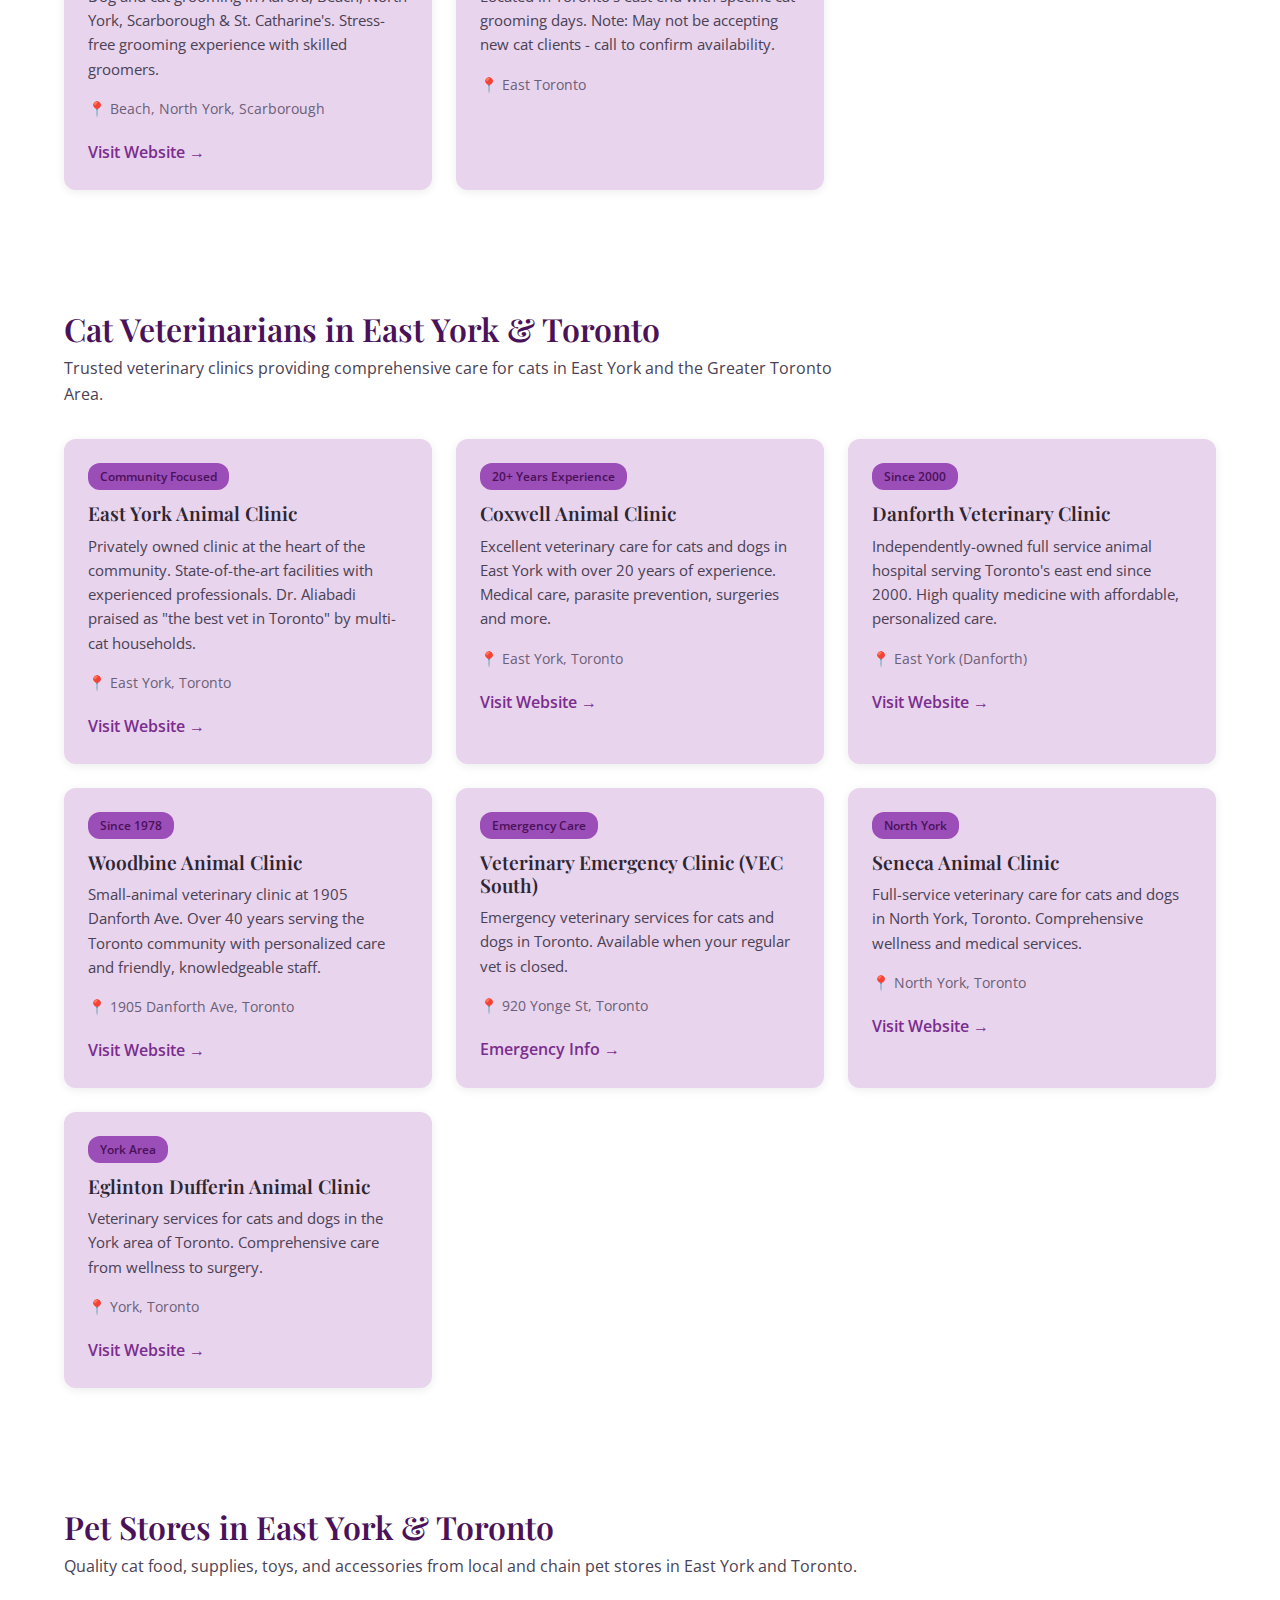
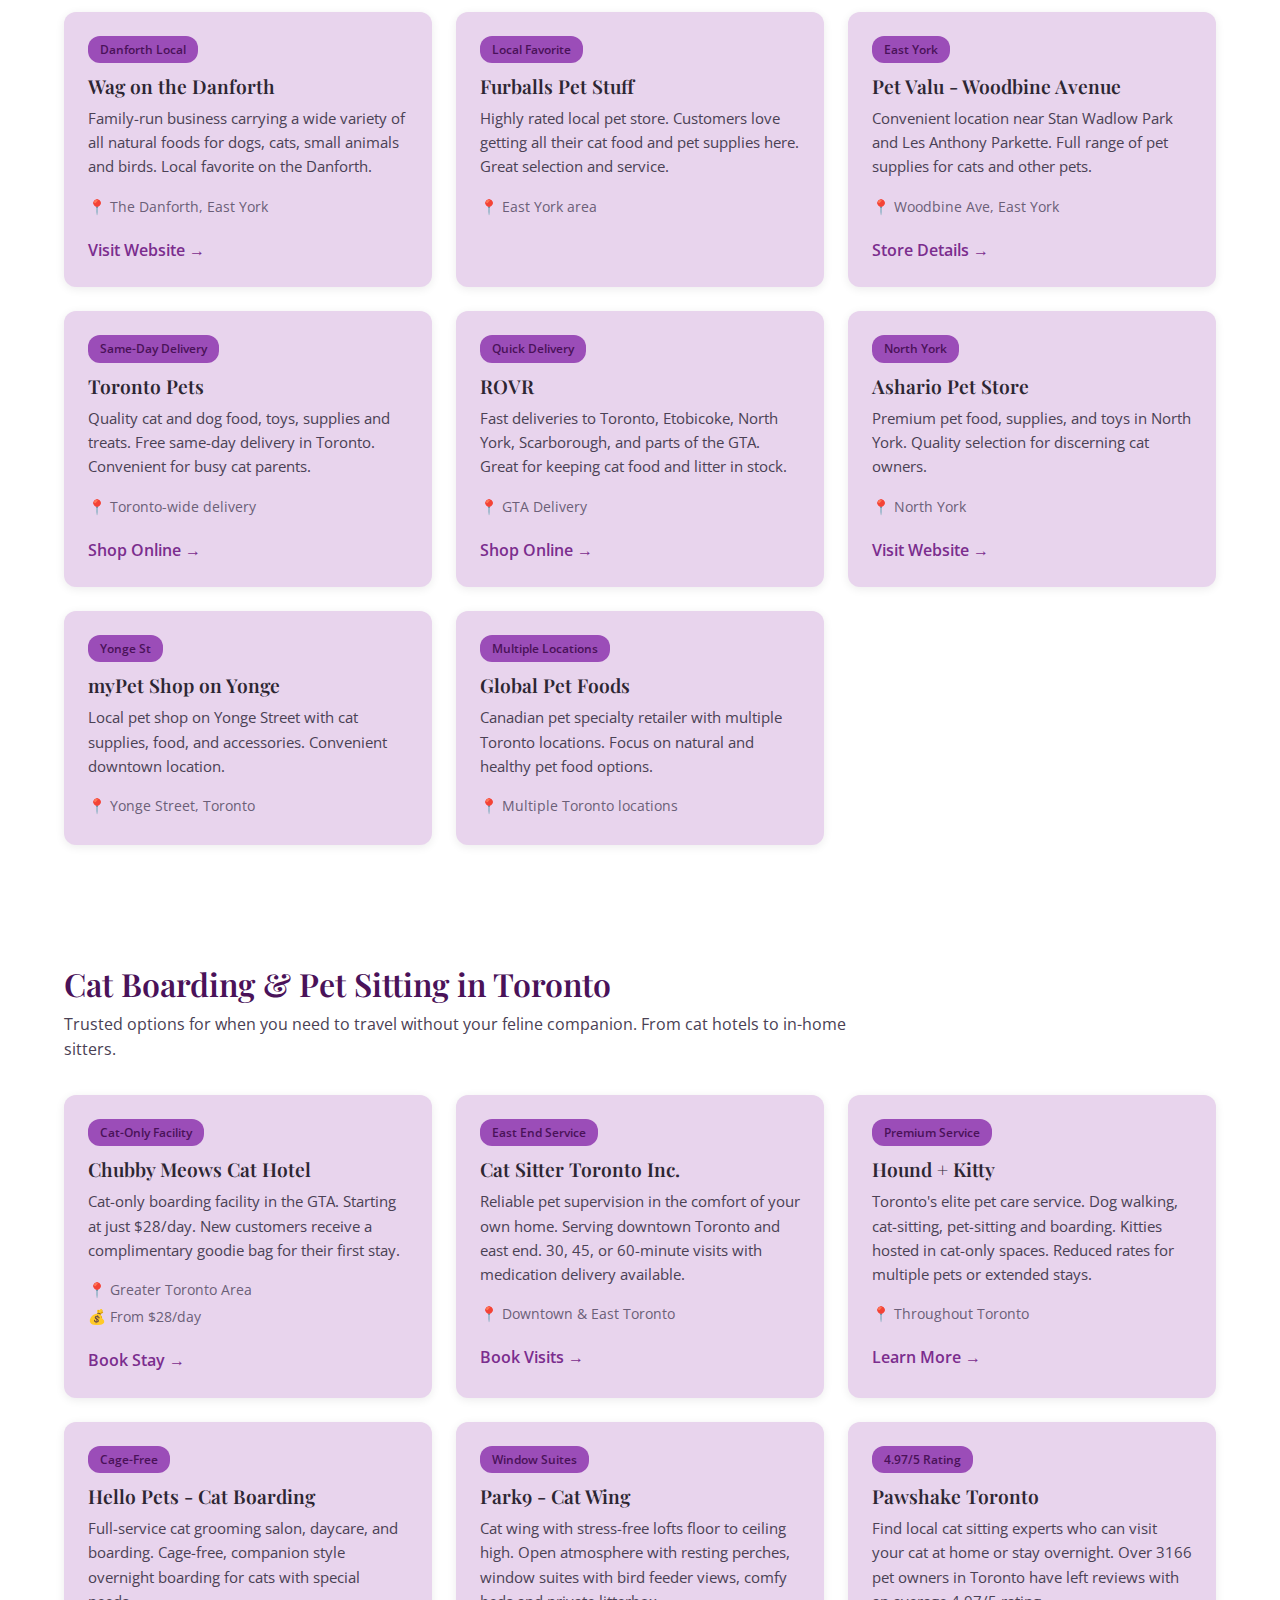
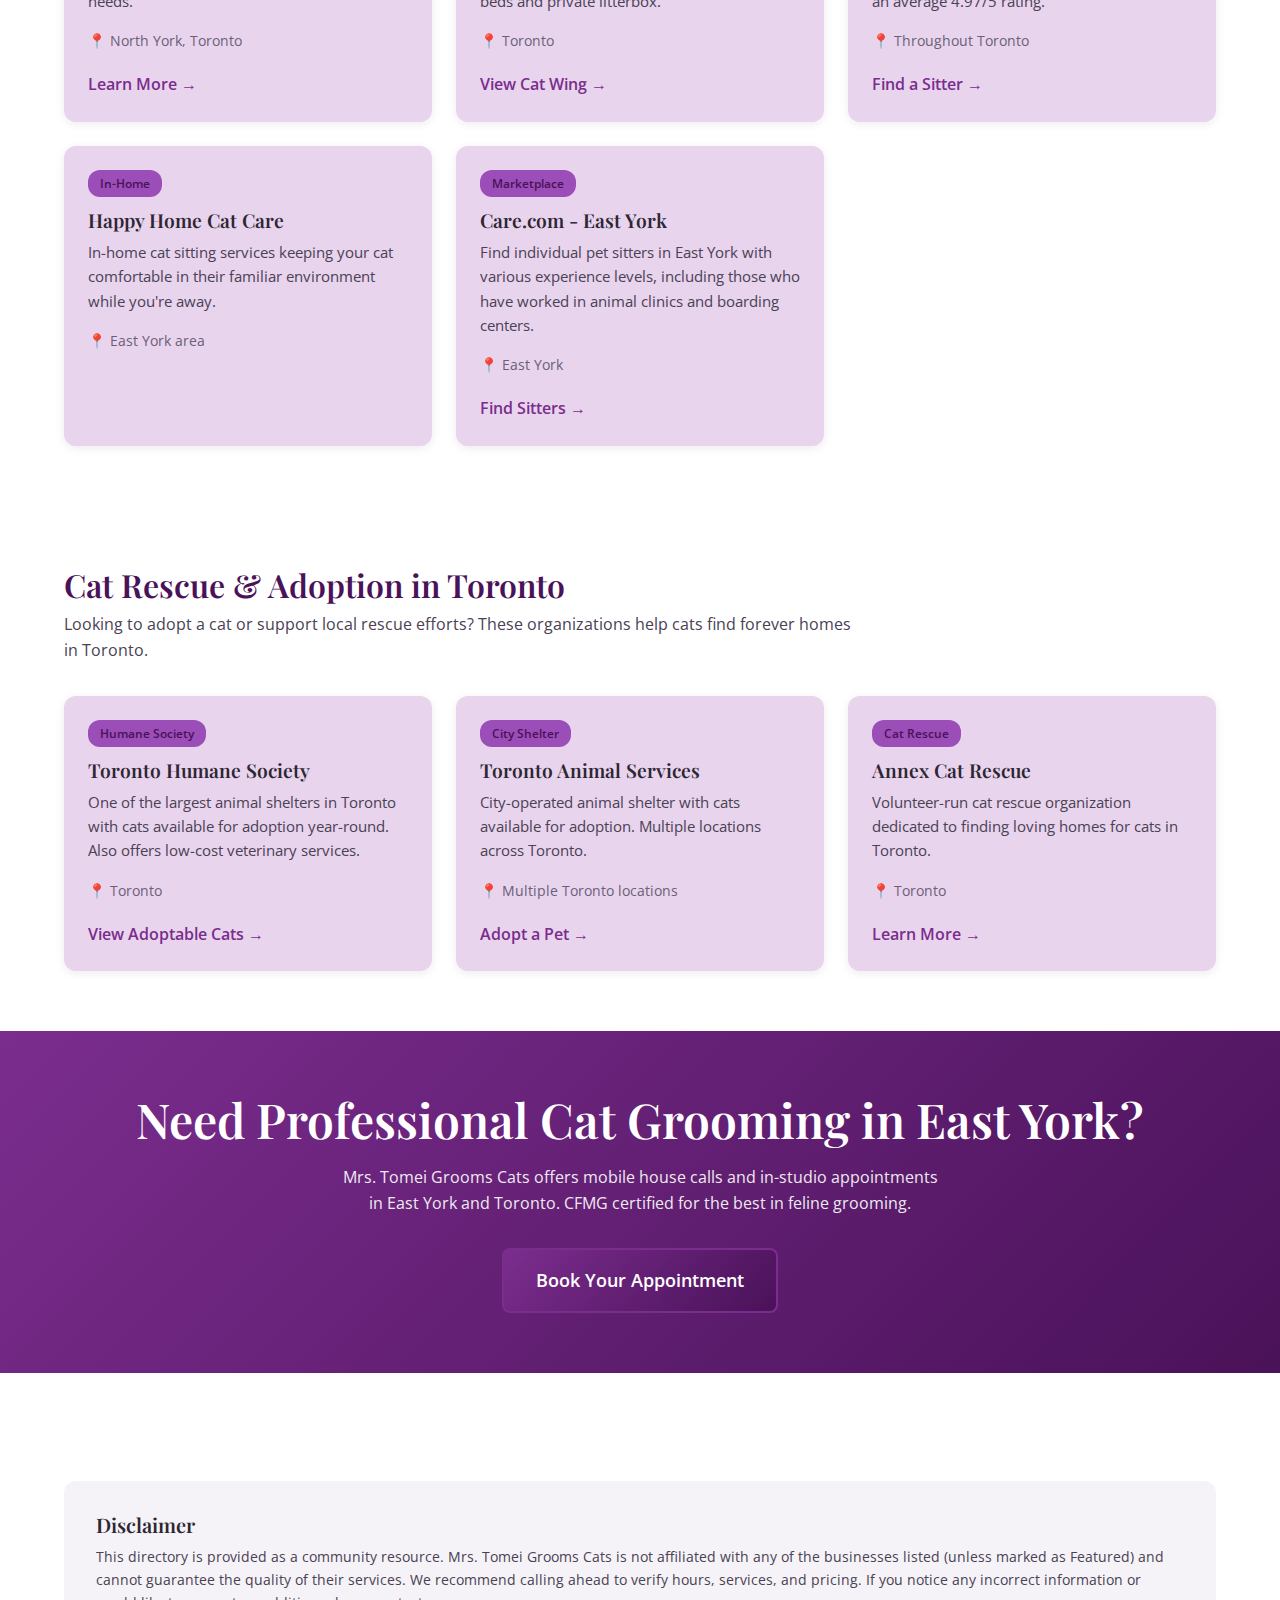
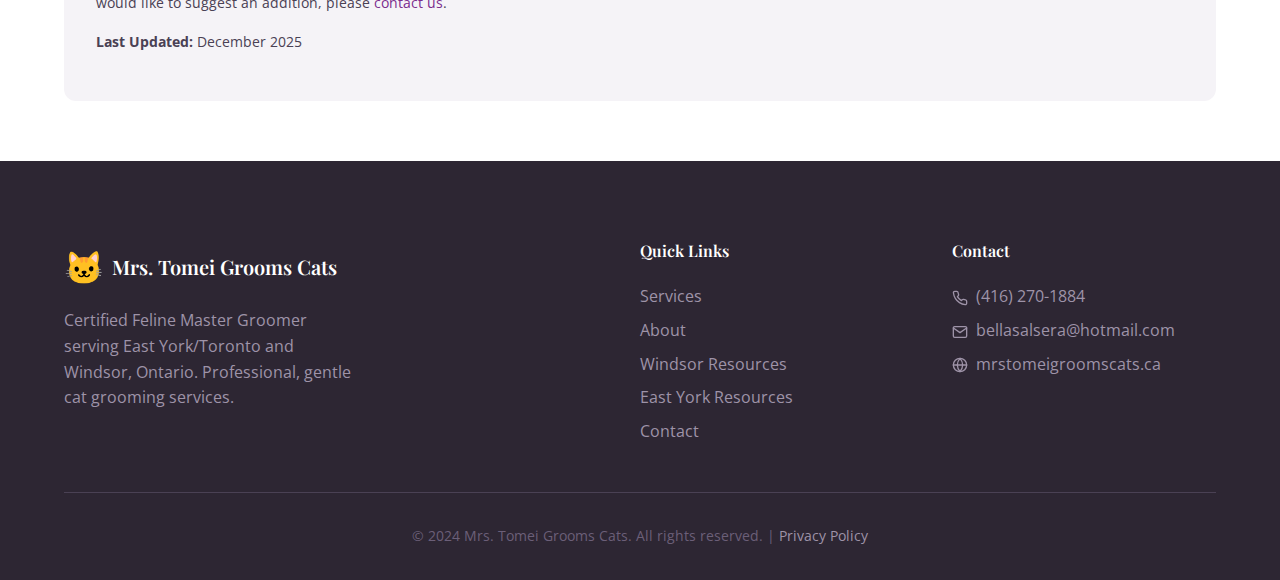
<file: cat-resources-toronto.html>
<!DOCTYPE html>
<html lang="en">
<head>
    <meta charset="UTF-8">
    <meta name="viewport" content="width=device-width, initial-scale=1.0">

    <!-- SEO Meta Tags -->
    <title>East York Cat Resources | Toronto Cat Services Directory | Mrs. Tomei Grooms Cats</title>
    <meta name="description" content="Complete guide to cat services in East York and Toronto. Find veterinarians, groomers, pet stores, boarding facilities. Your local Toronto cat resource directory.">
    <meta name="keywords" content="East York cat services, Toronto cat groomer, East York cat vet, Toronto pet stores, East York cat boarding, Toronto cat cafes, cat resources Toronto, pet supplies East York">
    <meta name="author" content="Mrs. Tomei Grooms Cats">
    <meta name="robots" content="index, follow">
    <link rel="canonical" href="https://jaystarz1.github.io/Mrs-Tomie-Grooms-Cats/east-york-cat-resources.html">

    <!-- Geographic Meta Tags -->
    <meta name="geo.region" content="CA-ON">
    <meta name="geo.placename" content="East York, Toronto, Ontario">
    <meta name="geo.position" content="43.6915;-79.3266">
    <meta name="ICBM" content="43.6915, -79.3266">

    <!-- Open Graph / Facebook -->
    <meta property="og:type" content="website">
    <meta property="og:title" content="East York Cat Resources | Complete Toronto Cat Service Directory">
    <meta property="og:description" content="Your complete guide to cat services in East York and Toronto. Vets, groomers, pet stores, boarding, and more!">
    <meta property="og:url" content="https://jaystarz1.github.io/Mrs-Tomie-Grooms-Cats/east-york-cat-resources.html">
    <meta property="og:site_name" content="Mrs. Tomei Grooms Cats">
    <meta property="og:locale" content="en_CA">

    <!-- Twitter Card -->
    <meta name="twitter:card" content="summary_large_image">
    <meta name="twitter:title" content="East York Cat Resources | Toronto Cat Service Directory">
    <meta name="twitter:description" content="Complete guide to cat services in East York and Toronto. Vets, groomers, stores, boarding & more!">

    <!-- Google Fonts -->
    <link rel="preconnect" href="https://fonts.googleapis.com">
    <link rel="preconnect" href="https://fonts.gstatic.com" crossorigin>
    <link href="https://fonts.googleapis.com/css2?family=Playfair+Display:wght@500;600;700&family=Open+Sans:wght@400;500;600&display=swap" rel="stylesheet">

    <link rel="stylesheet" href="css/style.css?v=20251209i">

    <!-- Schema.org JSON-LD Structured Data -->
    <script type="application/ld+json">
    {
        "@context": "https://schema.org",
        "@type": "ItemList",
        "name": "East York Toronto Cat Services Directory",
        "description": "Comprehensive directory of cat-related services in East York and Toronto, Ontario including veterinarians, groomers, pet stores, and boarding facilities",
        "url": "https://jaystarz1.github.io/Mrs-Tomie-Grooms-Cats/east-york-cat-resources.html",
        "numberOfItems": 30,
        "itemListElement": [
            {
                "@type": "ListItem",
                "position": 1,
                "item": {
                    "@type": "LocalBusiness",
                    "name": "Pawfect Spa",
                    "description": "One of the best cat and dog grooming salons in Toronto with over 17 years experience",
                    "url": "https://pawfectspa.com/",
                    "address": {"@type": "PostalAddress", "streetAddress": "551 St. Clair Ave. W", "addressLocality": "Toronto", "addressRegion": "ON", "addressCountry": "CA"}
                }
            },
            {
                "@type": "ListItem",
                "position": 2,
                "item": {
                    "@type": "VeterinaryCare",
                    "name": "East York Animal Clinic",
                    "description": "Privately owned animal clinic dedicated to personalized and compassionate care",
                    "url": "https://eastyorkanimalclinic.com/",
                    "address": {"@type": "PostalAddress", "addressLocality": "East York", "addressRegion": "ON", "addressCountry": "CA"}
                }
            },
            {
                "@type": "ListItem",
                "position": 3,
                "item": {
                    "@type": "LocalBusiness",
                    "name": "Chubby Meows Cat Hotel",
                    "description": "Cat-only boarding facility in the GTA starting at $28/day",
                    "url": "https://www.chubbymeows.ca/",
                    "address": {"@type": "PostalAddress", "addressLocality": "Toronto", "addressRegion": "ON", "addressCountry": "CA"}
                }
            }
        ]
    }
    </script>

    <style>
        /* Resource Page Specific Styles */
        .resource-hero {
            background:
                linear-gradient(135deg, rgba(74, 18, 89, 0.88) 0%, rgba(123, 45, 142, 0.88) 100%),
                url('images/cat-white-fluffy.jpg') center/cover no-repeat;
            padding: 60px 0;
            text-align: center;
            color: white;
        }

        .resource-hero h1 {
            font-size: 2.8rem;
            margin-bottom: 1rem;
            color: #FFFFFF !important;
        }

        .resource-hero p {
            font-size: 1.2rem;
            opacity: 0.9;
            max-width: 700px;
            margin: 0 auto;
        }

        .resource-nav {
            background: var(--primary-pale);
            padding: 1rem 0;
            position: sticky;
            top: 80px;
            z-index: 30;
            box-shadow: 0 2px 10px rgba(0,0,0,0.1);
        }

        .resource-nav ul {
            display: flex;
            justify-content: center;
            gap: 1rem;
            flex-wrap: wrap;
            list-style: none;
            padding: 0;
            margin: 0;
        }

        .resource-nav a {
            display: inline-block;
            padding: 0.5rem 1rem;
            background: var(--gray-100);
            border-radius: 20px;
            color: var(--gray-700);
            text-decoration: none;
            font-weight: 500;
            transition: all 0.3s ease;
        }

        .resource-nav a:hover {
            background: var(--primary);
            color: white;
        }

        .resource-section {
            padding: 60px 0;
        }

        .resource-section:nth-child(even) {
            background: var(--gray-50);
        }

        .resource-section h2 {
            font-family: var(--font-heading);
            font-size: 2rem;
            margin-bottom: 0.5rem;
            color: var(--primary-dark);
        }

        .resource-section .section-intro {
            color: var(--gray-600);
            margin-bottom: 2rem;
            max-width: 800px;
        }

        .resource-grid {
            display: grid;
            grid-template-columns: repeat(auto-fill, minmax(320px, 1fr));
            gap: 1.5rem;
        }

        .resource-card {
            background: var(--primary-pale);
            border-radius: 12px;
            padding: 1.5rem;
            box-shadow: 0 2px 10px rgba(0,0,0,0.08);
            transition: transform 0.3s ease, box-shadow 0.3s ease;
        }

        .resource-card:hover {
            transform: translateY(-3px);
            box-shadow: 0 8px 25px rgba(0,0,0,0.12);
        }

        .resource-card h3 {
            font-size: 1.2rem;
            color: var(--gray-900);
            margin-bottom: 0.5rem;
        }

        .resource-card .card-type {
            display: inline-block;
            background: var(--primary-light);
            color: var(--primary-dark);
            font-size: 0.75rem;
            padding: 0.25rem 0.75rem;
            border-radius: 12px;
            margin-bottom: 0.75rem;
            font-weight: 600;
        }

        .resource-card p {
            color: var(--gray-600);
            font-size: 0.95rem;
            margin-bottom: 1rem;
            line-height: 1.6;
        }

        .resource-card .card-details {
            font-size: 0.9rem;
            color: var(--gray-500);
        }

        .resource-card .card-details span {
            display: block;
            margin-bottom: 0.25rem;
        }

        .resource-card .card-link {
            display: inline-block;
            margin-top: 1rem;
            color: var(--primary);
            font-weight: 600;
            text-decoration: none;
        }

        .resource-card .card-link:hover {
            text-decoration: underline;
        }

        .featured-card {
            border: 2px solid var(--primary);
            position: relative;
        }

        .featured-card::before {
            content: "Featured";
            position: absolute;
            top: -10px;
            right: 20px;
            background: var(--primary);
            color: white;
            font-size: 0.75rem;
            padding: 0.25rem 0.75rem;
            border-radius: 10px;
            font-weight: 600;
        }

        .cta-banner {
            background: linear-gradient(135deg, var(--primary) 0%, var(--primary-dark) 100%);
            padding: 60px 0;
            text-align: center;
            color: white;
        }

        .cta-banner h2 {
            color: white;
            margin-bottom: 1rem;
        }

        .cta-banner p {
            opacity: 0.9;
            margin-bottom: 2rem;
            max-width: 600px;
            margin-left: auto;
            margin-right: auto;
        }

        .disclaimer {
            background: var(--gray-100);
            padding: 2rem;
            border-radius: 12px;
            margin-top: 3rem;
            font-size: 0.9rem;
            color: var(--gray-600);
        }

        .disclaimer h4 {
            color: var(--gray-700);
            margin-bottom: 0.5rem;
        }

        @media (max-width: 768px) {
            .resource-hero h1 {
                font-size: 2rem;
            }

            .resource-nav ul {
                gap: 0.5rem;
            }

            .resource-nav a {
                font-size: 0.9rem;
                padding: 0.4rem 0.8rem;
            }
        }
    </style>
</head>
<body>
    <!-- Skip Link for Accessibility -->
    <a href="#main-content" class="skip-link">Skip to main content</a>

    <!-- Navigation -->
    <nav class="navbar">
        <div class="container">
            <a href="index.html" class="logo">
                <span class="logo-icon">🐱</span>
                <span class="logo-text">Mrs. Tomei Grooms Cats</span>
            </a>
            <button class="nav-toggle" aria-label="Toggle navigation">
                <span></span>
                <span></span>
                <span></span>
            </button>
            <ul class="nav-menu">
                <li><a href="index.html">Home</a></li>
                <li><a href="index.html#services">Services</a></li>
                <li><a href="index.html#about">About</a></li>
                <li class="nav-dropdown">
                    <a href="#" class="nav-dropdown-toggle">Locations</a>
                    <ul class="nav-dropdown-menu">
                        <li><a href="cat-grooming-toronto.html">Cat Grooming Toronto</a></li>
                        <li><a href="cat-grooming-windsor.html">Cat Grooming Windsor</a></li>
                    </ul>
                </li>
                <li class="nav-dropdown">
                    <a href="#" class="nav-dropdown-toggle">Cat Wiki</a>
                    <ul class="nav-dropdown-menu">
                        <li><a href="history-of-cats.html">History of Cats</a></li>
                        <li><a href="cfmg-certification.html">CFMG Certification</a></li>
                        <li><a href="lion-cut-history.html">The Lion Cut</a></li>
                    </ul>
                </li>
                <li class="nav-dropdown">
                    <a href="#" class="nav-dropdown-toggle active">Resources</a>
                    <ul class="nav-dropdown-menu">
                        <li><a href="cat-resources-toronto.html" class="active">Toronto Cat Resources</a></li>
                        <li><a href="cat-resources-windsor.html">Windsor Cat Resources</a></li>
                    </ul>
                </li>
                <li><a href="index.html#contact">Contact</a></li>
                <li><a href="index.html#contact" class="btn btn-primary">Book Now</a></li>
            </ul>
        </div>
    </nav>

    <main id="main-content">
        <!-- Hero Section -->
        <section class="resource-hero">
            <div class="container">
                <h1>East York & Toronto Cat Resources</h1>
                <p>Your complete guide to cat services in East York and the Greater Toronto Area. From veterinarians to pet stores, we've compiled everything you need to keep your feline friend happy and healthy.</p>
            </div>
        </section>

        <!-- Quick Navigation -->
        <nav class="resource-nav" aria-label="Resource categories">
            <div class="container">
                <ul>
                    <li><a href="#groomers">Cat Groomers</a></li>
                    <li><a href="#vets">Veterinarians</a></li>
                    <li><a href="#stores">Pet Stores</a></li>
                    <li><a href="#boarding">Boarding & Sitting</a></li>
                    <li><a href="#rescue">Rescue & Adoption</a></li>
                </ul>
            </div>
        </nav>

        <!-- Cat Groomers Section -->
        <section id="groomers" class="resource-section">
            <div class="container">
                <h2>Cat Groomers in East York & Toronto</h2>
                <p class="section-intro">Professional cat grooming services in East York and the GTA. From lion cuts to nail trims, these groomers specialize in feline care.</p>

                <div class="resource-grid">
                    <!-- Featured: Mrs. Tomei -->
                    <div class="resource-card featured-card">
                        <span class="card-type">CFMG Certified</span>
                        <h3>Mrs. Tomei Grooms Cats</h3>
                        <p>Certified Feline Master Groomer offering mobile house calls and in-studio appointments. Specializing in stress-free grooming for cats of all temperaments.</p>
                        <div class="card-details">
                            <span>📍 East York, Toronto</span>
                            <span>📞 (416) 270-1884</span>
                            <span>💰 Nail trims from $25, Full grooms from $50</span>
                        </div>
                        <a href="index.html#contact" class="card-link">Book Appointment →</a>
                    </div>

                    <div class="resource-card">
                        <span class="card-type">17+ Years Experience</span>
                        <h3>Pawfect Spa</h3>
                        <p>One of the best cat and dog grooming salons in Toronto. Over 17 years experience grooming cats. Nail trimming, ear cleaning, hair clipping, and pampering services.</p>
                        <div class="card-details">
                            <span>📍 551 St. Clair Ave. W, Toronto, M6C 1A3</span>
                            <span>🕐 Tue-Sat 9am-6pm (by appointment)</span>
                        </div>
                        <a href="https://pawfectspa.com/cat-grooming-toronto/" target="_blank" rel="noopener" class="card-link">Visit Website →</a>
                    </div>

                    <div class="resource-card">
                        <span class="card-type">Mobile & In-Home</span>
                        <h3>Cleopawtra Spa for Cats</h3>
                        <p>Cat grooming and training service offering mobile, in-home grooming and virtual cat training. Lion cuts, nail trims, dematting, bathing, sanitary trims and more.</p>
                        <div class="card-details">
                            <span>📍 Toronto (Mobile Service)</span>
                        </div>
                        <a href="https://www.cleopawtra.ca/" target="_blank" rel="noopener" class="card-link">Visit Website →</a>
                    </div>

                    <div class="resource-card">
                        <span class="card-type">Multiple Locations</span>
                        <h3>Fur Bar Pet Grooming</h3>
                        <p>Professional cat grooming in Toronto, North York, or Newmarket. Certified cat groomers providing gentle, expert grooming tailored to your cat's unique needs.</p>
                        <div class="card-details">
                            <span>📍 Toronto, North York, Newmarket</span>
                        </div>
                        <a href="https://www.furbar.ca/catgrooming" target="_blank" rel="noopener" class="card-link">Visit Website →</a>
                    </div>

                    <div class="resource-card">
                        <span class="card-type">Experienced with Difficult Cats</span>
                        <h3>Dogfather and Co.</h3>
                        <p>Cat grooming starting at $125 for bath and brush. Groomer has extensive experience with difficult cats, only stopping if extreme stress or aggression is shown.</p>
                        <div class="card-details">
                            <span>📍 Toronto</span>
                            <span>💰 Bath & brush from $125</span>
                        </div>
                        <a href="https://dogfatherandco.com/grooming/cat-grooming-services/" target="_blank" rel="noopener" class="card-link">Learn More →</a>
                    </div>

                    <div class="resource-card">
                        <span class="card-type">North York</span>
                        <h3>Hello Pets</h3>
                        <p>Goes the extra mile for challenging grooming sessions with patience and expertise. Comprehensive services including lion cuts for cats of all temperaments.</p>
                        <div class="card-details">
                            <span>📍 North York, Toronto</span>
                        </div>
                        <a href="https://hellopetsinc.com/cat-grooming/" target="_blank" rel="noopener" class="card-link">Visit Website →</a>
                    </div>

                    <div class="resource-card">
                        <span class="card-type">Multiple Locations</span>
                        <h3>C&D Pet Studio</h3>
                        <p>Dog and cat grooming in Aurora, Beach, North York, Scarborough & St. Catharine's. Stress-free grooming experience with skilled groomers.</p>
                        <div class="card-details">
                            <span>📍 Beach, North York, Scarborough</span>
                        </div>
                        <a href="https://cdpetstudio.com/" target="_blank" rel="noopener" class="card-link">Visit Website →</a>
                    </div>

                    <div class="resource-card">
                        <span class="card-type">East End</span>
                        <h3>The Fur Factor</h3>
                        <p>Located in Toronto's east end with specific cat grooming days. Note: May not be accepting new cat clients - call to confirm availability.</p>
                        <div class="card-details">
                            <span>📍 East Toronto</span>
                        </div>
                    </div>
                </div>
            </div>
        </section>

        <!-- Veterinarians Section -->
        <section id="vets" class="resource-section">
            <div class="container">
                <h2>Cat Veterinarians in East York & Toronto</h2>
                <p class="section-intro">Trusted veterinary clinics providing comprehensive care for cats in East York and the Greater Toronto Area.</p>

                <div class="resource-grid">
                    <div class="resource-card">
                        <span class="card-type">Community Focused</span>
                        <h3>East York Animal Clinic</h3>
                        <p>Privately owned clinic at the heart of the community. State-of-the-art facilities with experienced professionals. Dr. Aliabadi praised as "the best vet in Toronto" by multi-cat households.</p>
                        <div class="card-details">
                            <span>📍 East York, Toronto</span>
                        </div>
                        <a href="https://eastyorkanimalclinic.com/" target="_blank" rel="noopener" class="card-link">Visit Website →</a>
                    </div>

                    <div class="resource-card">
                        <span class="card-type">20+ Years Experience</span>
                        <h3>Coxwell Animal Clinic</h3>
                        <p>Excellent veterinary care for cats and dogs in East York with over 20 years of experience. Medical care, parasite prevention, surgeries and more.</p>
                        <div class="card-details">
                            <span>📍 East York, Toronto</span>
                        </div>
                        <a href="https://www.coxwellvet.com/" target="_blank" rel="noopener" class="card-link">Visit Website →</a>
                    </div>

                    <div class="resource-card">
                        <span class="card-type">Since 2000</span>
                        <h3>Danforth Veterinary Clinic</h3>
                        <p>Independently-owned full service animal hospital serving Toronto's east end since 2000. High quality medicine with affordable, personalized care.</p>
                        <div class="card-details">
                            <span>📍 East York (Danforth)</span>
                        </div>
                        <a href="https://danforthveterinaryclinic.ca/" target="_blank" rel="noopener" class="card-link">Visit Website →</a>
                    </div>

                    <div class="resource-card">
                        <span class="card-type">Since 1978</span>
                        <h3>Woodbine Animal Clinic</h3>
                        <p>Small-animal veterinary clinic at 1905 Danforth Ave. Over 40 years serving the Toronto community with personalized care and friendly, knowledgeable staff.</p>
                        <div class="card-details">
                            <span>📍 1905 Danforth Ave, Toronto</span>
                        </div>
                        <a href="https://www.easttorontovetclinic.ca/" target="_blank" rel="noopener" class="card-link">Visit Website →</a>
                    </div>

                    <div class="resource-card">
                        <span class="card-type">Emergency Care</span>
                        <h3>Veterinary Emergency Clinic (VEC South)</h3>
                        <p>Emergency veterinary services for cats and dogs in Toronto. Available when your regular vet is closed.</p>
                        <div class="card-details">
                            <span>📍 920 Yonge St, Toronto</span>
                        </div>
                        <a href="https://vectoronto.com/" target="_blank" rel="noopener" class="card-link">Emergency Info →</a>
                    </div>

                    <div class="resource-card">
                        <span class="card-type">North York</span>
                        <h3>Seneca Animal Clinic</h3>
                        <p>Full-service veterinary care for cats and dogs in North York, Toronto. Comprehensive wellness and medical services.</p>
                        <div class="card-details">
                            <span>📍 North York, Toronto</span>
                        </div>
                        <a href="https://www.senecaanimalclinic.ca/" target="_blank" rel="noopener" class="card-link">Visit Website →</a>
                    </div>

                    <div class="resource-card">
                        <span class="card-type">York Area</span>
                        <h3>Eglinton Dufferin Animal Clinic</h3>
                        <p>Veterinary services for cats and dogs in the York area of Toronto. Comprehensive care from wellness to surgery.</p>
                        <div class="card-details">
                            <span>📍 York, Toronto</span>
                        </div>
                        <a href="https://www.eglintondufferinanimalclinic.com/" target="_blank" rel="noopener" class="card-link">Visit Website →</a>
                    </div>
                </div>
            </div>
        </section>

        <!-- Pet Stores Section -->
        <section id="stores" class="resource-section">
            <div class="container">
                <h2>Pet Stores in East York & Toronto</h2>
                <p class="section-intro">Quality cat food, supplies, toys, and accessories from local and chain pet stores in East York and Toronto.</p>

                <div class="resource-grid">
                    <div class="resource-card">
                        <span class="card-type">Danforth Local</span>
                        <h3>Wag on the Danforth</h3>
                        <p>Family-run business carrying a wide variety of all natural foods for dogs, cats, small animals and birds. Local favorite on the Danforth.</p>
                        <div class="card-details">
                            <span>📍 The Danforth, East York</span>
                        </div>
                        <a href="http://www.wagonthedanforth.com/" target="_blank" rel="noopener" class="card-link">Visit Website →</a>
                    </div>

                    <div class="resource-card">
                        <span class="card-type">Local Favorite</span>
                        <h3>Furballs Pet Stuff</h3>
                        <p>Highly rated local pet store. Customers love getting all their cat food and pet supplies here. Great selection and service.</p>
                        <div class="card-details">
                            <span>📍 East York area</span>
                        </div>
                    </div>

                    <div class="resource-card">
                        <span class="card-type">East York</span>
                        <h3>Pet Valu - Woodbine Avenue</h3>
                        <p>Convenient location near Stan Wadlow Park and Les Anthony Parkette. Full range of pet supplies for cats and other pets.</p>
                        <div class="card-details">
                            <span>📍 Woodbine Ave, East York</span>
                        </div>
                        <a href="https://store.petvalu.ca/location/2460" target="_blank" rel="noopener" class="card-link">Store Details →</a>
                    </div>

                    <div class="resource-card">
                        <span class="card-type">Same-Day Delivery</span>
                        <h3>Toronto Pets</h3>
                        <p>Quality cat and dog food, toys, supplies and treats. Free same-day delivery in Toronto. Convenient for busy cat parents.</p>
                        <div class="card-details">
                            <span>📍 Toronto-wide delivery</span>
                        </div>
                        <a href="https://www.torontopets.ca/" target="_blank" rel="noopener" class="card-link">Shop Online →</a>
                    </div>

                    <div class="resource-card">
                        <span class="card-type">Quick Delivery</span>
                        <h3>ROVR</h3>
                        <p>Fast deliveries to Toronto, Etobicoke, North York, Scarborough, and parts of the GTA. Great for keeping cat food and litter in stock.</p>
                        <div class="card-details">
                            <span>📍 GTA Delivery</span>
                        </div>
                        <a href="https://www.rovr.ca/" target="_blank" rel="noopener" class="card-link">Shop Online →</a>
                    </div>

                    <div class="resource-card">
                        <span class="card-type">North York</span>
                        <h3>Ashario Pet Store</h3>
                        <p>Premium pet food, supplies, and toys in North York. Quality selection for discerning cat owners.</p>
                        <div class="card-details">
                            <span>📍 North York</span>
                        </div>
                        <a href="https://ashariopets.ca/" target="_blank" rel="noopener" class="card-link">Visit Website →</a>
                    </div>

                    <div class="resource-card">
                        <span class="card-type">Yonge St</span>
                        <h3>myPet Shop on Yonge</h3>
                        <p>Local pet shop on Yonge Street with cat supplies, food, and accessories. Convenient downtown location.</p>
                        <div class="card-details">
                            <span>📍 Yonge Street, Toronto</span>
                        </div>
                    </div>

                    <div class="resource-card">
                        <span class="card-type">Multiple Locations</span>
                        <h3>Global Pet Foods</h3>
                        <p>Canadian pet specialty retailer with multiple Toronto locations. Focus on natural and healthy pet food options.</p>
                        <div class="card-details">
                            <span>📍 Multiple Toronto locations</span>
                        </div>
                    </div>
                </div>
            </div>
        </section>

        <!-- Boarding & Pet Sitting Section -->
        <section id="boarding" class="resource-section">
            <div class="container">
                <h2>Cat Boarding & Pet Sitting in Toronto</h2>
                <p class="section-intro">Trusted options for when you need to travel without your feline companion. From cat hotels to in-home sitters.</p>

                <div class="resource-grid">
                    <div class="resource-card">
                        <span class="card-type">Cat-Only Facility</span>
                        <h3>Chubby Meows Cat Hotel</h3>
                        <p>Cat-only boarding facility in the GTA. Starting at just $28/day. New customers receive a complimentary goodie bag for their first stay.</p>
                        <div class="card-details">
                            <span>📍 Greater Toronto Area</span>
                            <span>💰 From $28/day</span>
                        </div>
                        <a href="https://www.chubbymeows.ca/" target="_blank" rel="noopener" class="card-link">Book Stay →</a>
                    </div>

                    <div class="resource-card">
                        <span class="card-type">East End Service</span>
                        <h3>Cat Sitter Toronto Inc.</h3>
                        <p>Reliable pet supervision in the comfort of your own home. Serving downtown Toronto and east end. 30, 45, or 60-minute visits with medication delivery available.</p>
                        <div class="card-details">
                            <span>📍 Downtown & East Toronto</span>
                        </div>
                        <a href="https://www.catsittertoronto.ca/" target="_blank" rel="noopener" class="card-link">Book Visits →</a>
                    </div>

                    <div class="resource-card">
                        <span class="card-type">Premium Service</span>
                        <h3>Hound + Kitty</h3>
                        <p>Toronto's elite pet care service. Dog walking, cat-sitting, pet-sitting and boarding. Kitties hosted in cat-only spaces. Reduced rates for multiple pets or extended stays.</p>
                        <div class="card-details">
                            <span>📍 Throughout Toronto</span>
                        </div>
                        <a href="https://www.houndandkitty.com/" target="_blank" rel="noopener" class="card-link">Learn More →</a>
                    </div>

                    <div class="resource-card">
                        <span class="card-type">Cage-Free</span>
                        <h3>Hello Pets - Cat Boarding</h3>
                        <p>Full-service cat grooming salon, daycare, and boarding. Cage-free, companion style overnight boarding for cats with special needs.</p>
                        <div class="card-details">
                            <span>📍 North York, Toronto</span>
                        </div>
                        <a href="https://hellopetsinc.com/cat-daycare-and-boarding/" target="_blank" rel="noopener" class="card-link">Learn More →</a>
                    </div>

                    <div class="resource-card">
                        <span class="card-type">Window Suites</span>
                        <h3>Park9 - Cat Wing</h3>
                        <p>Cat wing with stress-free lofts floor to ceiling high. Open atmosphere with resting perches, window suites with bird feeder views, comfy beds and private litterbox.</p>
                        <div class="card-details">
                            <span>📍 Toronto</span>
                        </div>
                        <a href="https://www.park9dogs.com/catboarding.html" target="_blank" rel="noopener" class="card-link">View Cat Wing →</a>
                    </div>

                    <div class="resource-card">
                        <span class="card-type">4.97/5 Rating</span>
                        <h3>Pawshake Toronto</h3>
                        <p>Find local cat sitting experts who can visit your cat at home or stay overnight. Over 3166 pet owners in Toronto have left reviews with an average 4.97/5 rating.</p>
                        <div class="card-details">
                            <span>📍 Throughout Toronto</span>
                        </div>
                        <a href="https://en.pawshake.ca/cat-sitting/toronto-on" target="_blank" rel="noopener" class="card-link">Find a Sitter →</a>
                    </div>

                    <div class="resource-card">
                        <span class="card-type">In-Home</span>
                        <h3>Happy Home Cat Care</h3>
                        <p>In-home cat sitting services keeping your cat comfortable in their familiar environment while you're away.</p>
                        <div class="card-details">
                            <span>📍 East York area</span>
                        </div>
                    </div>

                    <div class="resource-card">
                        <span class="card-type">Marketplace</span>
                        <h3>Care.com - East York</h3>
                        <p>Find individual pet sitters in East York with various experience levels, including those who have worked in animal clinics and boarding centers.</p>
                        <div class="card-details">
                            <span>📍 East York</span>
                        </div>
                        <a href="https://www.care.com/en-ca/profiles/pet-care/cat-sitting/cat-boarding/east-york" target="_blank" rel="noopener" class="card-link">Find Sitters →</a>
                    </div>
                </div>
            </div>
        </section>

        <!-- Rescue & Adoption Section -->
        <section id="rescue" class="resource-section">
            <div class="container">
                <h2>Cat Rescue & Adoption in Toronto</h2>
                <p class="section-intro">Looking to adopt a cat or support local rescue efforts? These organizations help cats find forever homes in Toronto.</p>

                <div class="resource-grid">
                    <div class="resource-card">
                        <span class="card-type">Humane Society</span>
                        <h3>Toronto Humane Society</h3>
                        <p>One of the largest animal shelters in Toronto with cats available for adoption year-round. Also offers low-cost veterinary services.</p>
                        <div class="card-details">
                            <span>📍 Toronto</span>
                        </div>
                        <a href="https://www.torontohumanesociety.com/" target="_blank" rel="noopener" class="card-link">View Adoptable Cats →</a>
                    </div>

                    <div class="resource-card">
                        <span class="card-type">City Shelter</span>
                        <h3>Toronto Animal Services</h3>
                        <p>City-operated animal shelter with cats available for adoption. Multiple locations across Toronto.</p>
                        <div class="card-details">
                            <span>📍 Multiple Toronto locations</span>
                        </div>
                        <a href="https://www.toronto.ca/community-people/animals-pets/adopt-a-pet/" target="_blank" rel="noopener" class="card-link">Adopt a Pet →</a>
                    </div>

                    <div class="resource-card">
                        <span class="card-type">Cat Rescue</span>
                        <h3>Annex Cat Rescue</h3>
                        <p>Volunteer-run cat rescue organization dedicated to finding loving homes for cats in Toronto.</p>
                        <div class="card-details">
                            <span>📍 Toronto</span>
                        </div>
                        <a href="https://annexcatrescue.ca/" target="_blank" rel="noopener" class="card-link">Learn More →</a>
                    </div>
                </div>
            </div>
        </section>

        <!-- CTA Banner -->
        <section class="cta-banner">
            <div class="container">
                <h2>Need Professional Cat Grooming in East York?</h2>
                <p>Mrs. Tomei Grooms Cats offers mobile house calls and in-studio appointments in East York and Toronto. CFMG certified for the best in feline grooming.</p>
                <a href="index.html#contact" class="btn btn-primary btn-lg">Book Your Appointment</a>
            </div>
        </section>

        <!-- Disclaimer -->
        <section class="resource-section">
            <div class="container">
                <div class="disclaimer">
                    <h4>Disclaimer</h4>
                    <p>This directory is provided as a community resource. Mrs. Tomei Grooms Cats is not affiliated with any of the businesses listed (unless marked as Featured) and cannot guarantee the quality of their services. We recommend calling ahead to verify hours, services, and pricing. If you notice any incorrect information or would like to suggest an addition, please <a href="index.html#contact">contact us</a>.</p>
                    <p><strong>Last Updated:</strong> December 2025</p>
                </div>
            </div>
        </section>
    </main>

    <!-- Footer -->
    <footer class="footer">
        <div class="container">
            <div class="footer-content">
                <div class="footer-brand">
                    <a href="index.html" class="logo">
                        <span class="logo-icon">🐱</span>
                        <span class="logo-text">Mrs. Tomei Grooms Cats</span>
                    </a>
                    <p>Certified Feline Master Groomer serving East York/Toronto and Windsor, Ontario. Professional, gentle cat grooming services.</p>
                </div>

                <div class="footer-links">
                    <h4>Quick Links</h4>
                    <ul>
                        <li><a href="index.html#services">Services</a></li>
                        <li><a href="index.html#about">About</a></li>
                        <li><a href="windsor-cat-resources.html">Windsor Resources</a></li>
                        <li><a href="east-york-cat-resources.html">East York Resources</a></li>
                        <li><a href="index.html#contact">Contact</a></li>
                    </ul>
                </div>

                <div class="footer-contact">
                    <h4>Contact</h4>
                    <p><svg xmlns="http://www.w3.org/2000/svg" width="16" height="16" viewBox="0 0 24 24" fill="none" stroke="currentColor" stroke-width="2" stroke-linecap="round" stroke-linejoin="round" style="vertical-align: middle; margin-right: 8px;"><path d="M22 16.92v3a2 2 0 0 1-2.18 2 19.79 19.79 0 0 1-8.63-3.07 19.5 19.5 0 0 1-6-6 19.79 19.79 0 0 1-3.07-8.67A2 2 0 0 1 4.11 2h3a2 2 0 0 1 2 1.72 12.84 12.84 0 0 0 .7 2.81 2 2 0 0 1-.45 2.11L8.09 9.91a16 16 0 0 0 6 6l1.27-1.27a2 2 0 0 1 2.11-.45 12.84 12.84 0 0 0 2.81.7A2 2 0 0 1 22 16.92z"></path></svg>(416) 270-1884</p>
                    <p><svg xmlns="http://www.w3.org/2000/svg" width="16" height="16" viewBox="0 0 24 24" fill="none" stroke="currentColor" stroke-width="2" stroke-linecap="round" stroke-linejoin="round" style="vertical-align: middle; margin-right: 8px;"><path d="M4 4h16c1.1 0 2 .9 2 2v12c0 1.1-.9 2-2 2H4c-1.1 0-2-.9-2-2V6c0-1.1.9-2 2-2z"></path><polyline points="22,6 12,13 2,6"></polyline></svg>bellasalsera@hotmail.com</p>
                    <p><svg xmlns="http://www.w3.org/2000/svg" width="16" height="16" viewBox="0 0 24 24" fill="none" stroke="currentColor" stroke-width="2" stroke-linecap="round" stroke-linejoin="round" style="vertical-align: middle; margin-right: 8px;"><circle cx="12" cy="12" r="10"></circle><line x1="2" y1="12" x2="22" y2="12"></line><path d="M12 2a15.3 15.3 0 0 1 4 10 15.3 15.3 0 0 1-4 10 15.3 15.3 0 0 1-4-10 15.3 15.3 0 0 1 4-10z"></path></svg>mrstomeigroomscats.ca</p>
                </div>
            </div>

            <div class="footer-bottom">
                <p>&copy; 2024 Mrs. Tomei Grooms Cats. All rights reserved. | <a href="privacy.html" style="color: var(--gray-400);">Privacy Policy</a></p>
            </div>
        </div>
    </footer>

    <script src="js/main.js"></script>
</body>
</html>
</file>
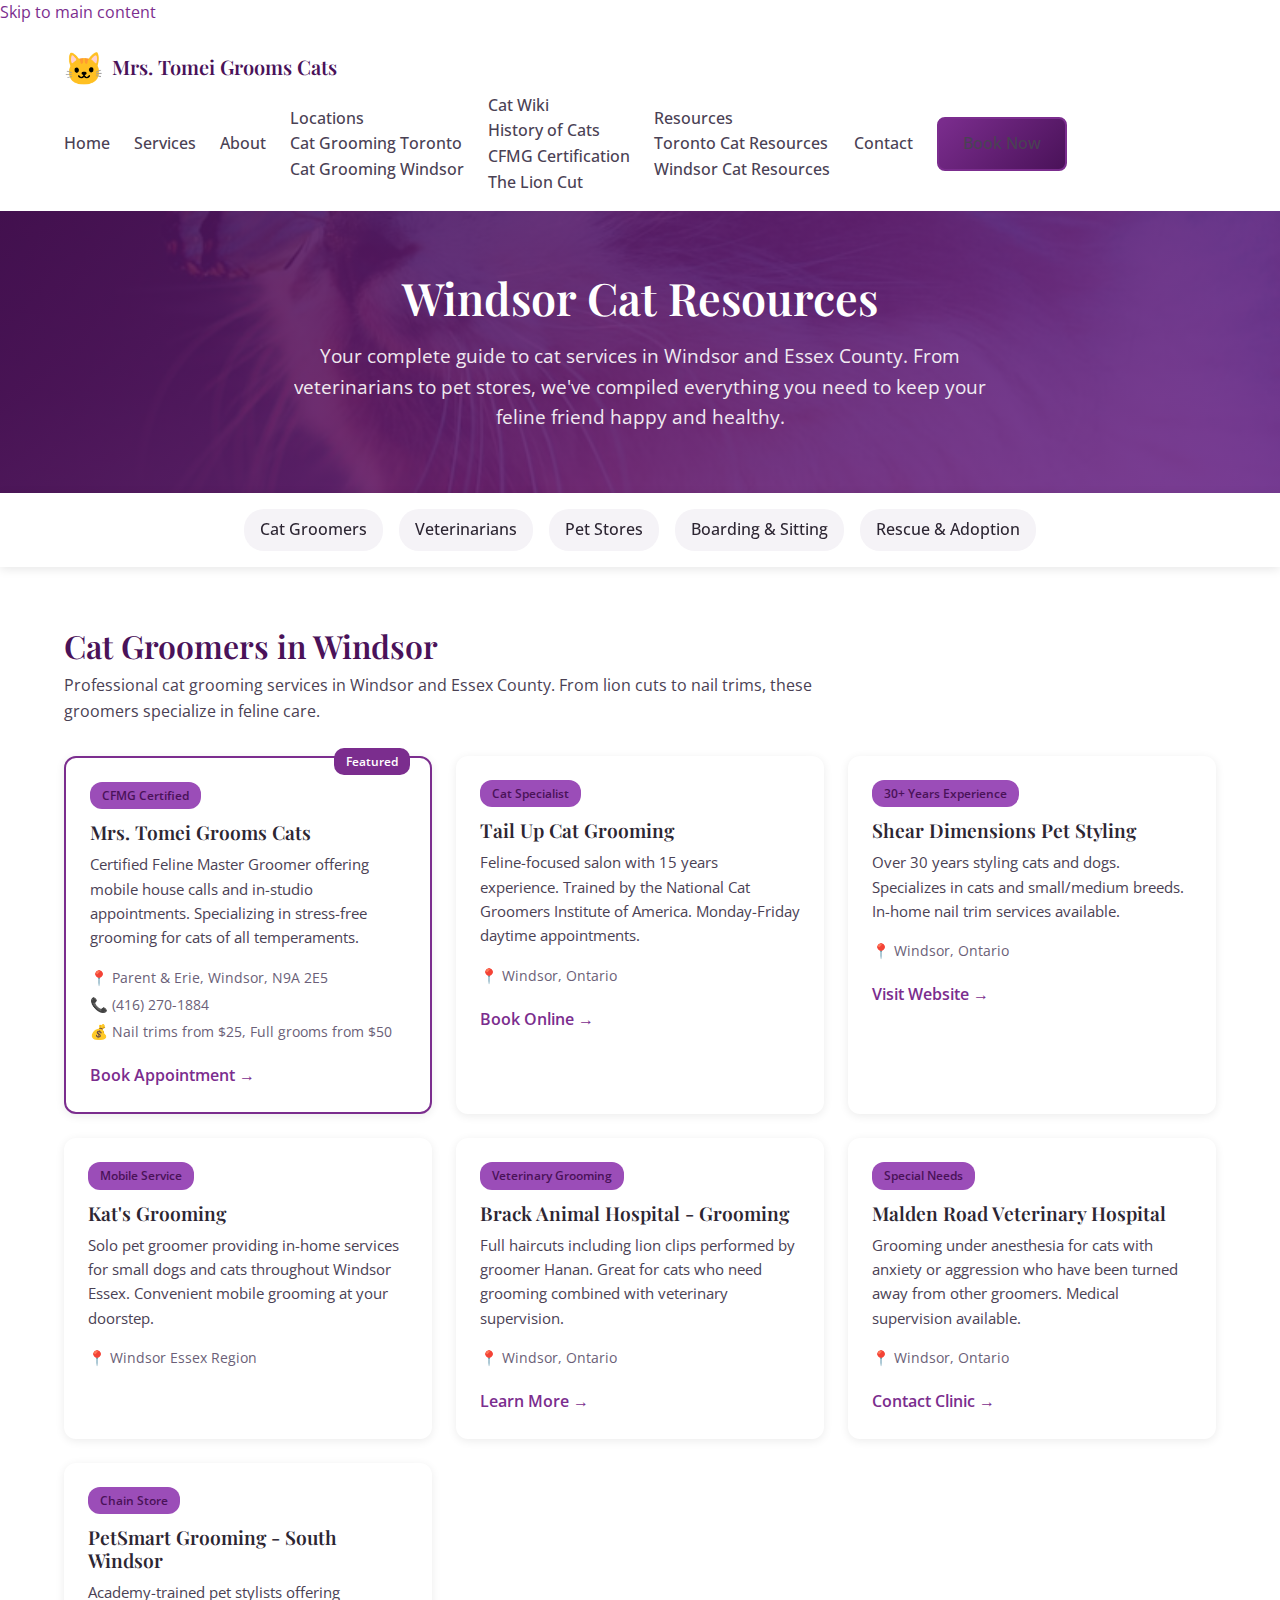
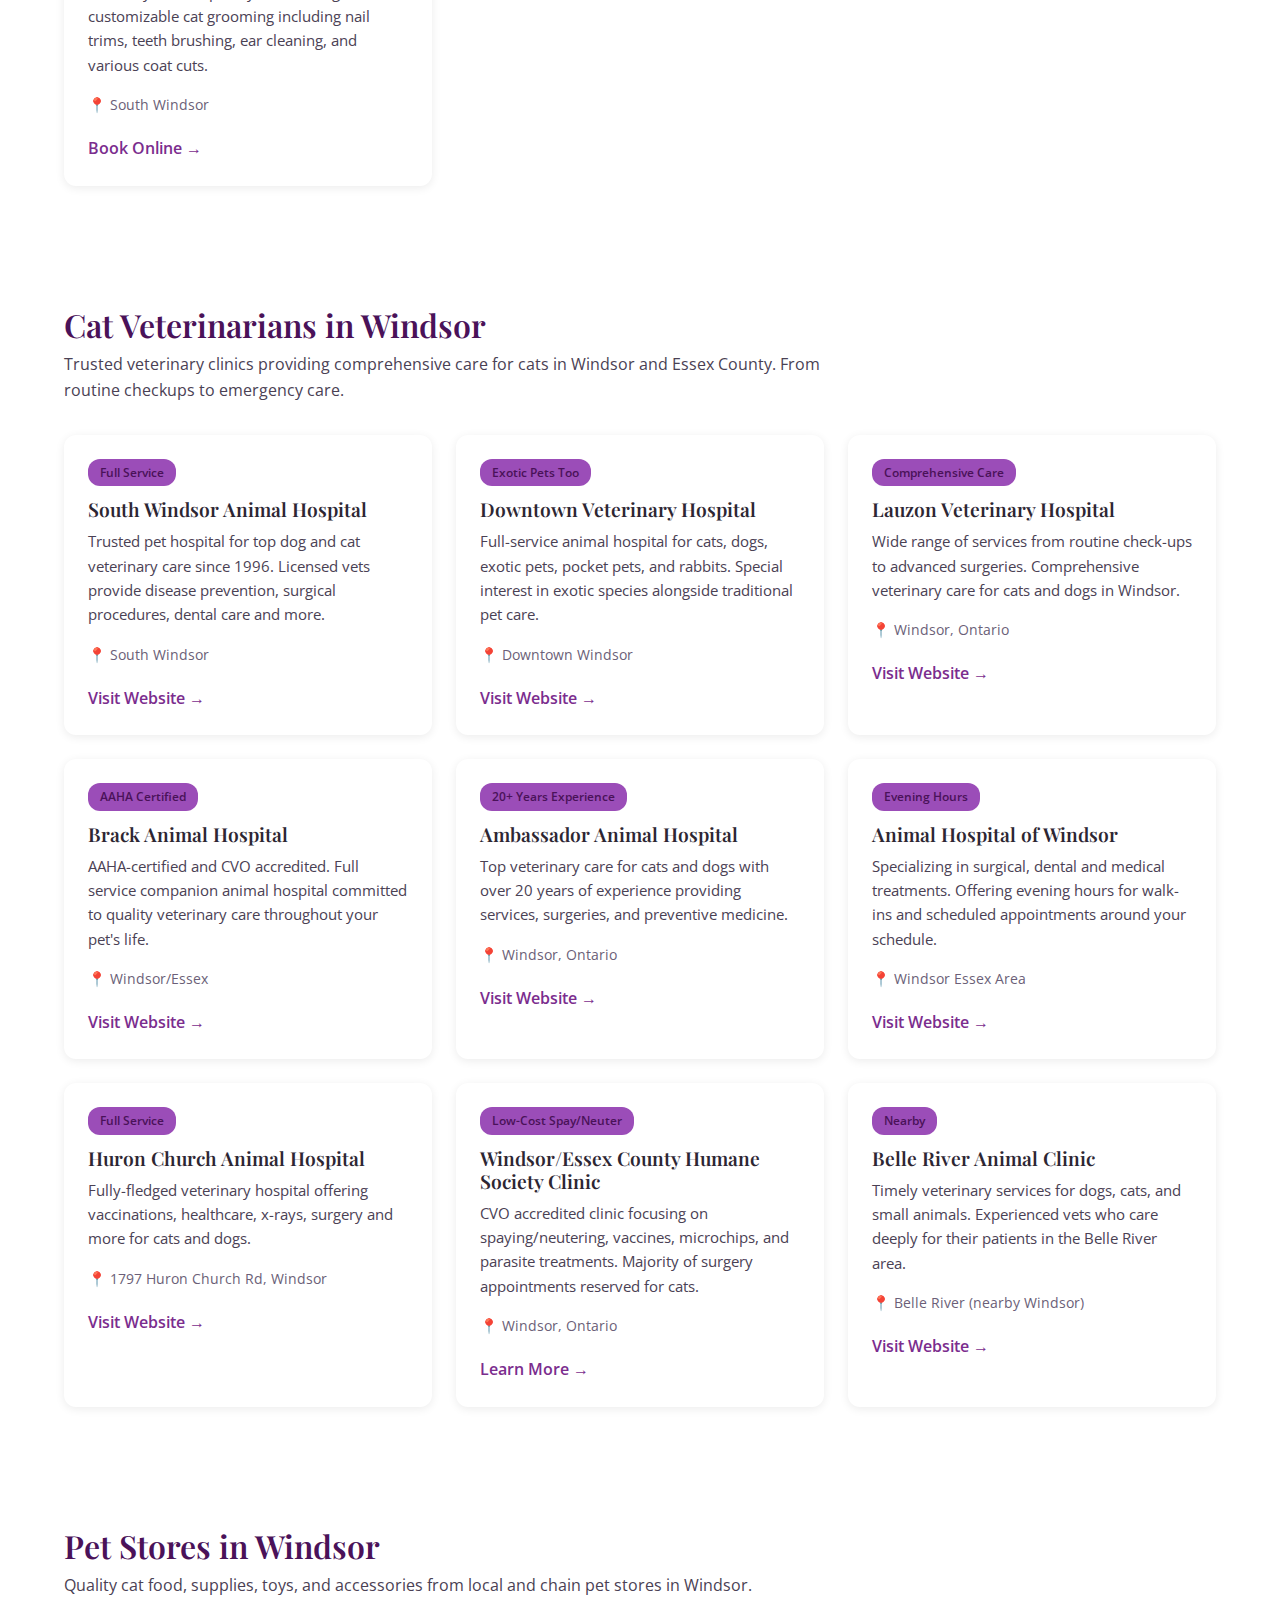
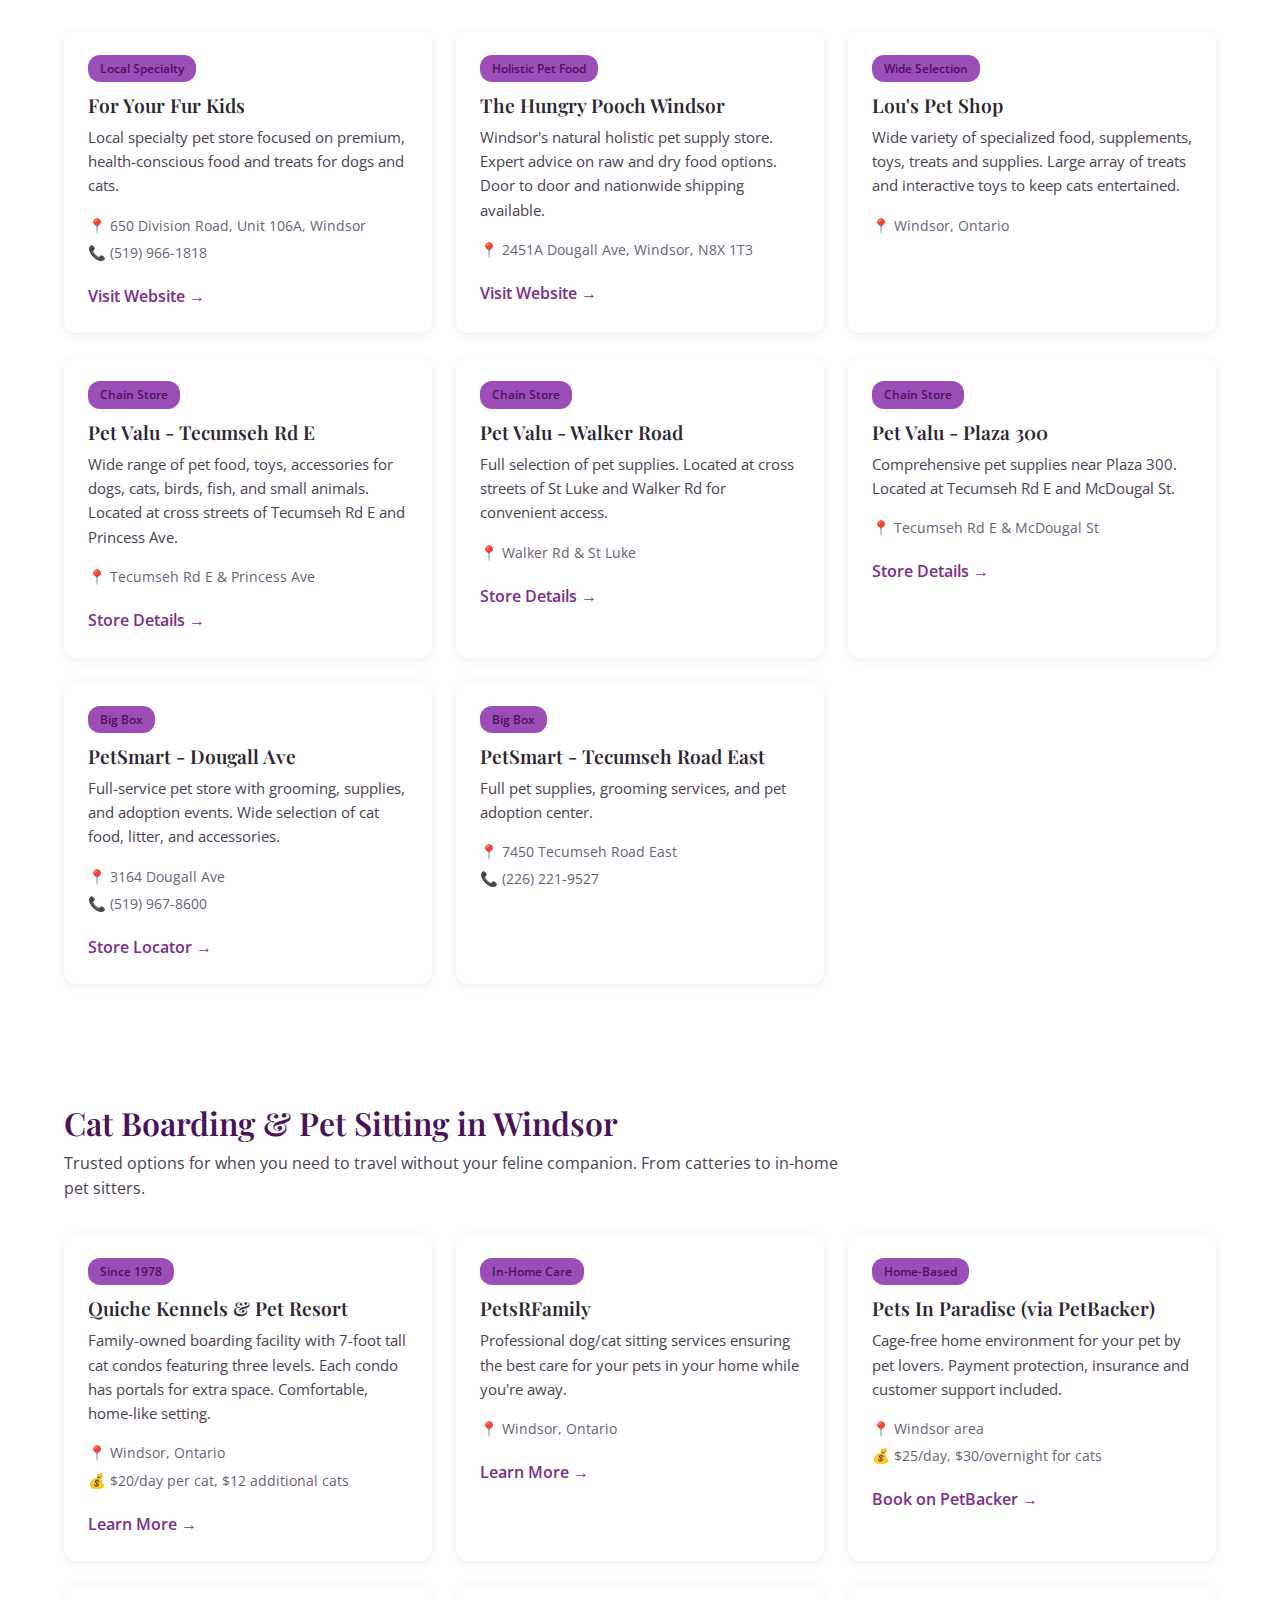
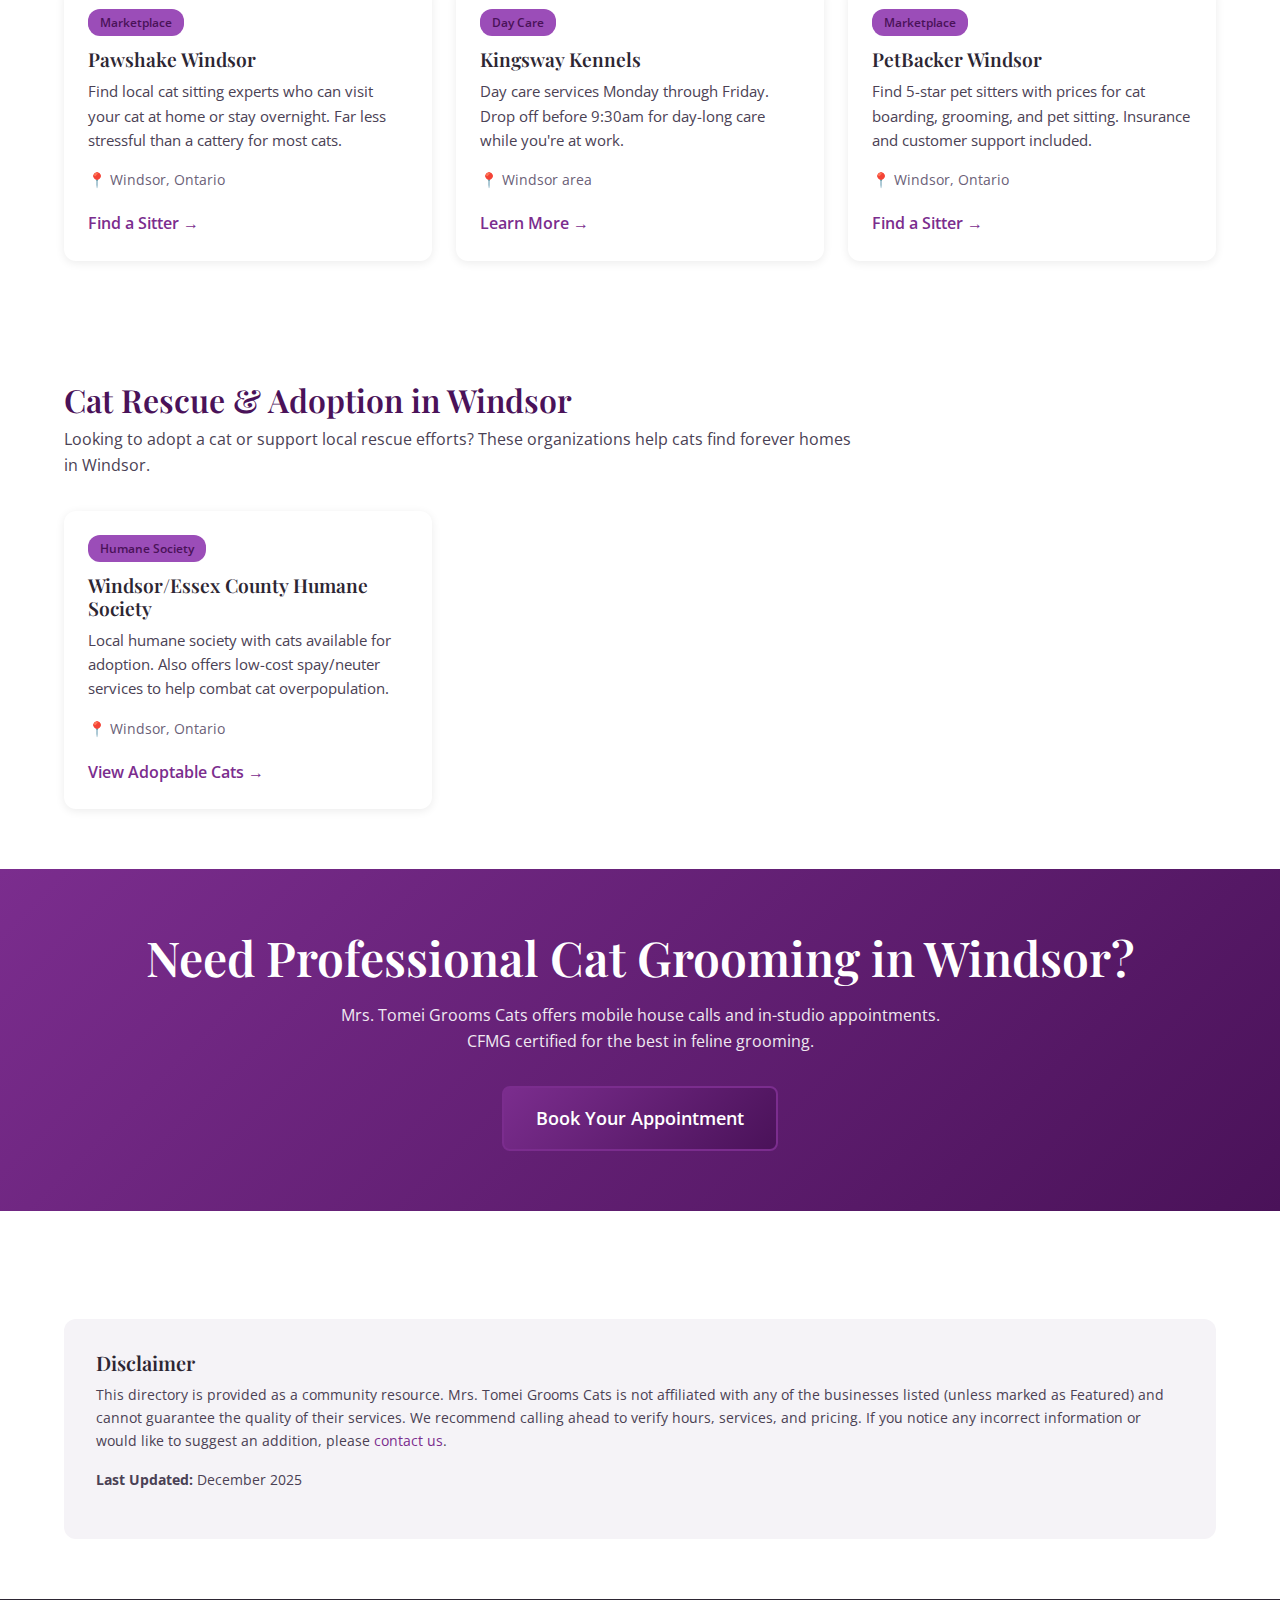
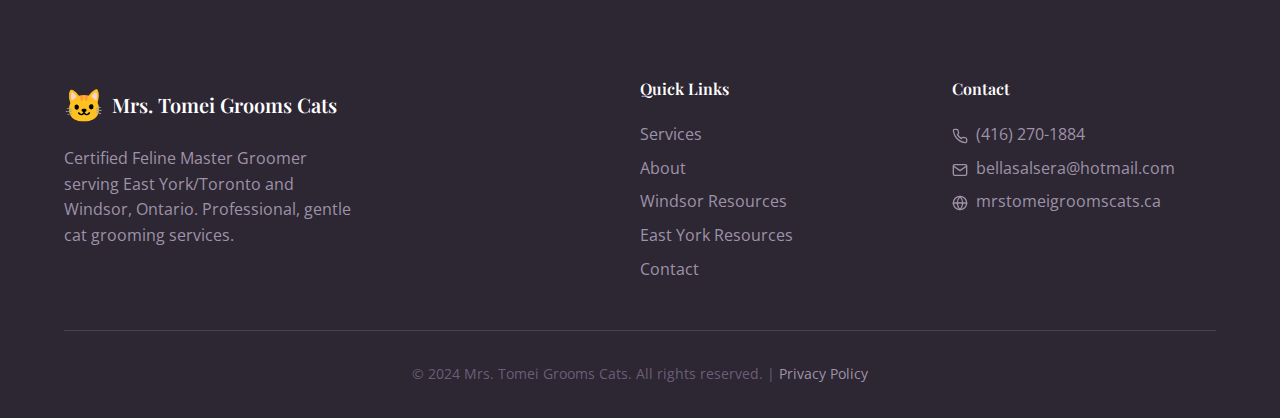
<file: cat-resources-windsor.html>
<!DOCTYPE html>
<html lang="en">
<head>
    <meta charset="UTF-8">
    <meta name="viewport" content="width=device-width, initial-scale=1.0">

    <!-- SEO Meta Tags -->
    <title>Windsor Cat Resources | Vets, Groomers, Pet Stores & More | Mrs. Tomei Grooms Cats</title>
    <meta name="description" content="Complete guide to cat services in Windsor, Ontario. Find veterinarians, groomers, pet stores, boarding facilities, and cat cafes. Your local cat resource directory.">
    <meta name="keywords" content="Windsor cat services, Windsor cat groomer, Windsor cat vet, Windsor pet stores, Windsor cat boarding, Windsor cat cafes, cat resources Windsor Ontario, pet supplies Windsor">
    <meta name="author" content="Mrs. Tomei Grooms Cats">
    <meta name="robots" content="index, follow">
    <link rel="canonical" href="https://jaystarz1.github.io/Mrs-Tomie-Grooms-Cats/windsor-cat-resources.html">

    <!-- Geographic Meta Tags -->
    <meta name="geo.region" content="CA-ON">
    <meta name="geo.placename" content="Windsor, Ontario">
    <meta name="geo.position" content="42.3149;-83.0364">
    <meta name="ICBM" content="42.3149, -83.0364">

    <!-- Open Graph / Facebook -->
    <meta property="og:type" content="website">
    <meta property="og:title" content="Windsor Cat Resources | Complete Local Cat Service Directory">
    <meta property="og:description" content="Your complete guide to cat services in Windsor, Ontario. Vets, groomers, pet stores, boarding, and more!">
    <meta property="og:url" content="https://jaystarz1.github.io/Mrs-Tomie-Grooms-Cats/windsor-cat-resources.html">
    <meta property="og:site_name" content="Mrs. Tomei Grooms Cats">
    <meta property="og:locale" content="en_CA">

    <!-- Twitter Card -->
    <meta name="twitter:card" content="summary_large_image">
    <meta name="twitter:title" content="Windsor Cat Resources | Local Cat Service Directory">
    <meta name="twitter:description" content="Complete guide to cat services in Windsor, Ontario. Vets, groomers, stores, boarding & more!">

    <!-- Google Fonts -->
    <link rel="preconnect" href="https://fonts.googleapis.com">
    <link rel="preconnect" href="https://fonts.gstatic.com" crossorigin>
    <link href="https://fonts.googleapis.com/css2?family=Playfair+Display:wght@500;600;700&family=Open+Sans:wght@400;500;600&display=swap" rel="stylesheet">

    <link rel="stylesheet" href="css/style.css?v=20251209g">

    <!-- Schema.org JSON-LD Structured Data -->
    <script type="application/ld+json">
    {
        "@context": "https://schema.org",
        "@type": "ItemList",
        "name": "Windsor Cat Services Directory",
        "description": "Comprehensive directory of cat-related services in Windsor, Ontario including veterinarians, groomers, pet stores, and boarding facilities",
        "url": "https://jaystarz1.github.io/Mrs-Tomie-Grooms-Cats/windsor-cat-resources.html",
        "numberOfItems": 35,
        "itemListElement": [
            {
                "@type": "ListItem",
                "position": 1,
                "item": {
                    "@type": "LocalBusiness",
                    "name": "Tail Up Cat Grooming",
                    "description": "Feline-focused grooming salon with 15 years experience, National Cat Groomers Institute trained",
                    "address": {"@type": "PostalAddress", "addressLocality": "Windsor", "addressRegion": "ON", "addressCountry": "CA"}
                }
            },
            {
                "@type": "ListItem",
                "position": 2,
                "item": {
                    "@type": "VeterinaryCare",
                    "name": "South Windsor Animal Hospital",
                    "description": "Full-service veterinary care for cats and dogs since 1996",
                    "url": "https://www.southwindsoranimalhospital.ca/",
                    "address": {"@type": "PostalAddress", "addressLocality": "Windsor", "addressRegion": "ON", "addressCountry": "CA"}
                }
            },
            {
                "@type": "ListItem",
                "position": 3,
                "item": {
                    "@type": "LocalBusiness",
                    "name": "Quiche Kennels & Pet Resort",
                    "description": "Family-owned cat boarding facility since 1978, featuring 7-foot cat condos",
                    "url": "https://quichekennelsandgrooming.com/",
                    "address": {"@type": "PostalAddress", "addressLocality": "Windsor", "addressRegion": "ON", "addressCountry": "CA"}
                }
            }
        ]
    }
    </script>

    <style>
        /* Resource Page Specific Styles */
        .resource-hero {
            background:
                linear-gradient(135deg, rgba(74, 18, 89, 0.88) 0%, rgba(123, 45, 142, 0.88) 100%),
                url('images/cat-white-fluffy.jpg') center/cover no-repeat;
            padding: 60px 0;
            text-align: center;
            color: white;
        }

        .resource-hero h1 {
            font-size: 2.8rem;
            margin-bottom: 1rem;
            color: #FFFFFF !important;
        }

        .resource-hero p {
            font-size: 1.2rem;
            opacity: 0.9;
            max-width: 700px;
            margin: 0 auto;
        }

        .resource-nav {
            background: white;
            padding: 1rem 0;
            position: sticky;
            top: 80px;
            z-index: 30;
            box-shadow: 0 2px 10px rgba(0,0,0,0.1);
        }

        .resource-nav ul {
            display: flex;
            justify-content: center;
            gap: 1rem;
            flex-wrap: wrap;
            list-style: none;
            padding: 0;
            margin: 0;
        }

        .resource-nav a {
            display: inline-block;
            padding: 0.5rem 1rem;
            background: var(--gray-100);
            border-radius: 20px;
            color: var(--gray-700);
            text-decoration: none;
            font-weight: 500;
            transition: all 0.3s ease;
        }

        .resource-nav a:hover {
            background: var(--primary);
            color: white;
        }

        .resource-section {
            padding: 60px 0;
        }

        .resource-section:nth-child(even) {
            background: var(--gray-50);
        }

        .resource-section h2 {
            font-family: var(--font-heading);
            font-size: 2rem;
            margin-bottom: 0.5rem;
            color: var(--primary-dark);
        }

        .resource-section .section-intro {
            color: var(--gray-600);
            margin-bottom: 2rem;
            max-width: 800px;
        }

        .resource-grid {
            display: grid;
            grid-template-columns: repeat(auto-fill, minmax(320px, 1fr));
            gap: 1.5rem;
        }

        .resource-card {
            background: white;
            border-radius: 12px;
            padding: 1.5rem;
            box-shadow: 0 2px 10px rgba(0,0,0,0.08);
            transition: transform 0.3s ease, box-shadow 0.3s ease;
        }

        .resource-card:hover {
            transform: translateY(-3px);
            box-shadow: 0 8px 25px rgba(0,0,0,0.12);
        }

        .resource-card h3 {
            font-size: 1.2rem;
            color: var(--gray-900);
            margin-bottom: 0.5rem;
        }

        .resource-card .card-type {
            display: inline-block;
            background: var(--primary-light);
            color: var(--primary-dark);
            font-size: 0.75rem;
            padding: 0.25rem 0.75rem;
            border-radius: 12px;
            margin-bottom: 0.75rem;
            font-weight: 600;
        }

        .resource-card p {
            color: var(--gray-600);
            font-size: 0.95rem;
            margin-bottom: 1rem;
            line-height: 1.6;
        }

        .resource-card .card-details {
            font-size: 0.9rem;
            color: var(--gray-500);
        }

        .resource-card .card-details span {
            display: block;
            margin-bottom: 0.25rem;
        }

        .resource-card .card-link {
            display: inline-block;
            margin-top: 1rem;
            color: var(--primary);
            font-weight: 600;
            text-decoration: none;
        }

        .resource-card .card-link:hover {
            text-decoration: underline;
        }

        .featured-card {
            border: 2px solid var(--primary);
            position: relative;
        }

        .featured-card::before {
            content: "Featured";
            position: absolute;
            top: -10px;
            right: 20px;
            background: var(--primary);
            color: white;
            font-size: 0.75rem;
            padding: 0.25rem 0.75rem;
            border-radius: 10px;
            font-weight: 600;
        }

        .cta-banner {
            background: linear-gradient(135deg, var(--primary) 0%, var(--primary-dark) 100%);
            padding: 60px 0;
            text-align: center;
            color: white;
        }

        .cta-banner h2 {
            color: white;
            margin-bottom: 1rem;
        }

        .cta-banner p {
            opacity: 0.9;
            margin-bottom: 2rem;
            max-width: 600px;
            margin-left: auto;
            margin-right: auto;
        }

        .disclaimer {
            background: var(--gray-100);
            padding: 2rem;
            border-radius: 12px;
            margin-top: 3rem;
            font-size: 0.9rem;
            color: var(--gray-600);
        }

        .disclaimer h4 {
            color: var(--gray-700);
            margin-bottom: 0.5rem;
        }

        @media (max-width: 768px) {
            .resource-hero h1 {
                font-size: 2rem;
            }

            .resource-nav ul {
                gap: 0.5rem;
            }

            .resource-nav a {
                font-size: 0.9rem;
                padding: 0.4rem 0.8rem;
            }
        }
    </style>
</head>
<body>
    <!-- Skip Link for Accessibility -->
    <a href="#main-content" class="skip-link">Skip to main content</a>

    <!-- Header -->
    <nav class="navbar">
        <div class="container">
            <a href="index.html" class="logo">
                <span class="logo-icon">🐱</span>
                <span class="logo-text">Mrs. Tomei Grooms Cats</span>
            </a>
            <button class="nav-toggle" aria-label="Toggle navigation">
                <span></span>
                <span></span>
                <span></span>
            </button>
            <ul class="nav-menu">
                <li><a href="index.html">Home</a></li>
                <li><a href="index.html#services">Services</a></li>
                <li><a href="index.html#about">About</a></li>
                <li class="nav-dropdown">
                    <a href="#" class="nav-dropdown-toggle">Locations</a>
                    <ul class="nav-dropdown-menu">
                        <li><a href="cat-grooming-toronto.html">Cat Grooming Toronto</a></li>
                        <li><a href="cat-grooming-windsor.html">Cat Grooming Windsor</a></li>
                    </ul>
                </li>
                <li class="nav-dropdown">
                    <a href="#" class="nav-dropdown-toggle">Cat Wiki</a>
                    <ul class="nav-dropdown-menu">
                        <li><a href="history-of-cats.html">History of Cats</a></li>
                        <li><a href="cfmg-certification.html">CFMG Certification</a></li>
                        <li><a href="lion-cut-history.html">The Lion Cut</a></li>
                    </ul>
                </li>
                <li class="nav-dropdown">
                    <a href="#" class="nav-dropdown-toggle active">Resources</a>
                    <ul class="nav-dropdown-menu">
                        <li><a href="cat-resources-toronto.html">Toronto Cat Resources</a></li>
                        <li><a href="cat-resources-windsor.html" class="active">Windsor Cat Resources</a></li>
                    </ul>
                </li>
                <li><a href="index.html#contact">Contact</a></li>
                <li><a href="index.html#contact" class="btn btn-primary">Book Now</a></li>
            </ul>
        </div>
    </nav>

    <main id="main-content">
        <!-- Hero Section -->
        <section class="resource-hero">
            <div class="container">
                <h1>Windsor Cat Resources</h1>
                <p>Your complete guide to cat services in Windsor and Essex County. From veterinarians to pet stores, we've compiled everything you need to keep your feline friend happy and healthy.</p>
            </div>
        </section>

        <!-- Quick Navigation -->
        <nav class="resource-nav" aria-label="Resource categories">
            <div class="container">
                <ul>
                    <li><a href="#groomers">Cat Groomers</a></li>
                    <li><a href="#vets">Veterinarians</a></li>
                    <li><a href="#stores">Pet Stores</a></li>
                    <li><a href="#boarding">Boarding & Sitting</a></li>
                    <li><a href="#rescue">Rescue & Adoption</a></li>
                </ul>
            </div>
        </nav>

        <!-- Cat Groomers Section -->
        <section id="groomers" class="resource-section">
            <div class="container">
                <h2>Cat Groomers in Windsor</h2>
                <p class="section-intro">Professional cat grooming services in Windsor and Essex County. From lion cuts to nail trims, these groomers specialize in feline care.</p>

                <div class="resource-grid">
                    <!-- Featured: Mrs. Tomei -->
                    <div class="resource-card featured-card">
                        <span class="card-type">CFMG Certified</span>
                        <h3>Mrs. Tomei Grooms Cats</h3>
                        <p>Certified Feline Master Groomer offering mobile house calls and in-studio appointments. Specializing in stress-free grooming for cats of all temperaments.</p>
                        <div class="card-details">
                            <span>📍 Parent & Erie, Windsor, N9A 2E5</span>
                            <span>📞 (416) 270-1884</span>
                            <span>💰 Nail trims from $25, Full grooms from $50</span>
                        </div>
                        <a href="index.html#contact" class="card-link">Book Appointment →</a>
                    </div>

                    <div class="resource-card">
                        <span class="card-type">Cat Specialist</span>
                        <h3>Tail Up Cat Grooming</h3>
                        <p>Feline-focused salon with 15 years experience. Trained by the National Cat Groomers Institute of America. Monday-Friday daytime appointments.</p>
                        <div class="card-details">
                            <span>📍 Windsor, Ontario</span>
                        </div>
                        <a href="https://booking.moego.pet/ol/landing?name=TailUpCatGrooming" target="_blank" rel="noopener" class="card-link">Book Online →</a>
                    </div>

                    <div class="resource-card">
                        <span class="card-type">30+ Years Experience</span>
                        <h3>Shear Dimensions Pet Styling</h3>
                        <p>Over 30 years styling cats and dogs. Specializes in cats and small/medium breeds. In-home nail trim services available.</p>
                        <div class="card-details">
                            <span>📍 Windsor, Ontario</span>
                        </div>
                        <a href="https://sheardimensionspetstyling.jimdofree.com/" target="_blank" rel="noopener" class="card-link">Visit Website →</a>
                    </div>

                    <div class="resource-card">
                        <span class="card-type">Mobile Service</span>
                        <h3>Kat's Grooming</h3>
                        <p>Solo pet groomer providing in-home services for small dogs and cats throughout Windsor Essex. Convenient mobile grooming at your doorstep.</p>
                        <div class="card-details">
                            <span>📍 Windsor Essex Region</span>
                        </div>
                    </div>

                    <div class="resource-card">
                        <span class="card-type">Veterinary Grooming</span>
                        <h3>Brack Animal Hospital - Grooming</h3>
                        <p>Full haircuts including lion clips performed by groomer Hanan. Great for cats who need grooming combined with veterinary supervision.</p>
                        <div class="card-details">
                            <span>📍 Windsor, Ontario</span>
                        </div>
                        <a href="https://brackanimalhospital.ca/services/grooming-services/" target="_blank" rel="noopener" class="card-link">Learn More →</a>
                    </div>

                    <div class="resource-card">
                        <span class="card-type">Special Needs</span>
                        <h3>Malden Road Veterinary Hospital</h3>
                        <p>Grooming under anesthesia for cats with anxiety or aggression who have been turned away from other groomers. Medical supervision available.</p>
                        <div class="card-details">
                            <span>📍 Windsor, Ontario</span>
                        </div>
                        <a href="https://maldenroadvet.ca/service-category/grooming/" target="_blank" rel="noopener" class="card-link">Contact Clinic →</a>
                    </div>

                    <div class="resource-card">
                        <span class="card-type">Chain Store</span>
                        <h3>PetSmart Grooming - South Windsor</h3>
                        <p>Academy-trained pet stylists offering customizable cat grooming including nail trims, teeth brushing, ear cleaning, and various coat cuts.</p>
                        <div class="card-details">
                            <span>📍 South Windsor</span>
                        </div>
                        <a href="https://stores.petsmart.ca/on/windsor/south-windsor/grooming" target="_blank" rel="noopener" class="card-link">Book Online →</a>
                    </div>
                </div>
            </div>
        </section>

        <!-- Veterinarians Section -->
        <section id="vets" class="resource-section">
            <div class="container">
                <h2>Cat Veterinarians in Windsor</h2>
                <p class="section-intro">Trusted veterinary clinics providing comprehensive care for cats in Windsor and Essex County. From routine checkups to emergency care.</p>

                <div class="resource-grid">
                    <div class="resource-card">
                        <span class="card-type">Full Service</span>
                        <h3>South Windsor Animal Hospital</h3>
                        <p>Trusted pet hospital for top dog and cat veterinary care since 1996. Licensed vets provide disease prevention, surgical procedures, dental care and more.</p>
                        <div class="card-details">
                            <span>📍 South Windsor</span>
                        </div>
                        <a href="https://www.southwindsoranimalhospital.ca/" target="_blank" rel="noopener" class="card-link">Visit Website →</a>
                    </div>

                    <div class="resource-card">
                        <span class="card-type">Exotic Pets Too</span>
                        <h3>Downtown Veterinary Hospital</h3>
                        <p>Full-service animal hospital for cats, dogs, exotic pets, pocket pets, and rabbits. Special interest in exotic species alongside traditional pet care.</p>
                        <div class="card-details">
                            <span>📍 Downtown Windsor</span>
                        </div>
                        <a href="https://downtownvet.net/" target="_blank" rel="noopener" class="card-link">Visit Website →</a>
                    </div>

                    <div class="resource-card">
                        <span class="card-type">Comprehensive Care</span>
                        <h3>Lauzon Veterinary Hospital</h3>
                        <p>Wide range of services from routine check-ups to advanced surgeries. Comprehensive veterinary care for cats and dogs in Windsor.</p>
                        <div class="card-details">
                            <span>📍 Windsor, Ontario</span>
                        </div>
                        <a href="https://www.lauzonvet.ca/" target="_blank" rel="noopener" class="card-link">Visit Website →</a>
                    </div>

                    <div class="resource-card">
                        <span class="card-type">AAHA Certified</span>
                        <h3>Brack Animal Hospital</h3>
                        <p>AAHA-certified and CVO accredited. Full service companion animal hospital committed to quality veterinary care throughout your pet's life.</p>
                        <div class="card-details">
                            <span>📍 Windsor/Essex</span>
                        </div>
                        <a href="https://www.brackanimalhospital.ca/" target="_blank" rel="noopener" class="card-link">Visit Website →</a>
                    </div>

                    <div class="resource-card">
                        <span class="card-type">20+ Years Experience</span>
                        <h3>Ambassador Animal Hospital</h3>
                        <p>Top veterinary care for cats and dogs with over 20 years of experience providing services, surgeries, and preventive medicine.</p>
                        <div class="card-details">
                            <span>📍 Windsor, Ontario</span>
                        </div>
                        <a href="https://www.ambassadoranimal.ca/" target="_blank" rel="noopener" class="card-link">Visit Website →</a>
                    </div>

                    <div class="resource-card">
                        <span class="card-type">Evening Hours</span>
                        <h3>Animal Hospital of Windsor</h3>
                        <p>Specializing in surgical, dental and medical treatments. Offering evening hours for walk-ins and scheduled appointments around your schedule.</p>
                        <div class="card-details">
                            <span>📍 Windsor Essex Area</span>
                        </div>
                        <a href="https://www.animalhospitalofwindsor.ca/" target="_blank" rel="noopener" class="card-link">Visit Website →</a>
                    </div>

                    <div class="resource-card">
                        <span class="card-type">Full Service</span>
                        <h3>Huron Church Animal Hospital</h3>
                        <p>Fully-fledged veterinary hospital offering vaccinations, healthcare, x-rays, surgery and more for cats and dogs.</p>
                        <div class="card-details">
                            <span>📍 1797 Huron Church Rd, Windsor</span>
                        </div>
                        <a href="https://www.huronchurchvet.ca/" target="_blank" rel="noopener" class="card-link">Visit Website →</a>
                    </div>

                    <div class="resource-card">
                        <span class="card-type">Low-Cost Spay/Neuter</span>
                        <h3>Windsor/Essex County Humane Society Clinic</h3>
                        <p>CVO accredited clinic focusing on spaying/neutering, vaccines, microchips, and parasite treatments. Majority of surgery appointments reserved for cats.</p>
                        <div class="card-details">
                            <span>📍 Windsor, Ontario</span>
                        </div>
                        <a href="https://windsorhumane.org/about-the-clinic/" target="_blank" rel="noopener" class="card-link">Learn More →</a>
                    </div>

                    <div class="resource-card">
                        <span class="card-type">Nearby</span>
                        <h3>Belle River Animal Clinic</h3>
                        <p>Timely veterinary services for dogs, cats, and small animals. Experienced vets who care deeply for their patients in the Belle River area.</p>
                        <div class="card-details">
                            <span>📍 Belle River (nearby Windsor)</span>
                        </div>
                        <a href="https://www.windsoressexvets.ca/" target="_blank" rel="noopener" class="card-link">Visit Website →</a>
                    </div>
                </div>
            </div>
        </section>

        <!-- Pet Stores Section -->
        <section id="stores" class="resource-section">
            <div class="container">
                <h2>Pet Stores in Windsor</h2>
                <p class="section-intro">Quality cat food, supplies, toys, and accessories from local and chain pet stores in Windsor.</p>

                <div class="resource-grid">
                    <div class="resource-card">
                        <span class="card-type">Local Specialty</span>
                        <h3>For Your Fur Kids</h3>
                        <p>Local specialty pet store focused on premium, health-conscious food and treats for dogs and cats.</p>
                        <div class="card-details">
                            <span>📍 650 Division Road, Unit 106A, Windsor</span>
                            <span>📞 (519) 966-1818</span>
                        </div>
                        <a href="https://foryourfurkids.com/" target="_blank" rel="noopener" class="card-link">Visit Website →</a>
                    </div>

                    <div class="resource-card">
                        <span class="card-type">Holistic Pet Food</span>
                        <h3>The Hungry Pooch Windsor</h3>
                        <p>Windsor's natural holistic pet supply store. Expert advice on raw and dry food options. Door to door and nationwide shipping available.</p>
                        <div class="card-details">
                            <span>📍 2451A Dougall Ave, Windsor, N8X 1T3</span>
                        </div>
                        <a href="https://thehungrypooch.com/" target="_blank" rel="noopener" class="card-link">Visit Website →</a>
                    </div>

                    <div class="resource-card">
                        <span class="card-type">Wide Selection</span>
                        <h3>Lou's Pet Shop</h3>
                        <p>Wide variety of specialized food, supplements, toys, treats and supplies. Large array of treats and interactive toys to keep cats entertained.</p>
                        <div class="card-details">
                            <span>📍 Windsor, Ontario</span>
                        </div>
                    </div>

                    <div class="resource-card">
                        <span class="card-type">Chain Store</span>
                        <h3>Pet Valu - Tecumseh Rd E</h3>
                        <p>Wide range of pet food, toys, accessories for dogs, cats, birds, fish, and small animals. Located at cross streets of Tecumseh Rd E and Princess Ave.</p>
                        <div class="card-details">
                            <span>📍 Tecumseh Rd E & Princess Ave</span>
                        </div>
                        <a href="https://store.petvalu.ca/location/2107/" target="_blank" rel="noopener" class="card-link">Store Details →</a>
                    </div>

                    <div class="resource-card">
                        <span class="card-type">Chain Store</span>
                        <h3>Pet Valu - Walker Road</h3>
                        <p>Full selection of pet supplies. Located at cross streets of St Luke and Walker Rd for convenient access.</p>
                        <div class="card-details">
                            <span>📍 Walker Rd & St Luke</span>
                        </div>
                        <a href="https://store.petvalu.ca/location/2419" target="_blank" rel="noopener" class="card-link">Store Details →</a>
                    </div>

                    <div class="resource-card">
                        <span class="card-type">Chain Store</span>
                        <h3>Pet Valu - Plaza 300</h3>
                        <p>Comprehensive pet supplies near Plaza 300. Located at Tecumseh Rd E and McDougal St.</p>
                        <div class="card-details">
                            <span>📍 Tecumseh Rd E & McDougal St</span>
                        </div>
                        <a href="https://store.petvalu.ca/location/2279/" target="_blank" rel="noopener" class="card-link">Store Details →</a>
                    </div>

                    <div class="resource-card">
                        <span class="card-type">Big Box</span>
                        <h3>PetSmart - Dougall Ave</h3>
                        <p>Full-service pet store with grooming, supplies, and adoption events. Wide selection of cat food, litter, and accessories.</p>
                        <div class="card-details">
                            <span>📍 3164 Dougall Ave</span>
                            <span>📞 (519) 967-8600</span>
                        </div>
                        <a href="https://stores.petsmart.com/ca/on/windsor" target="_blank" rel="noopener" class="card-link">Store Locator →</a>
                    </div>

                    <div class="resource-card">
                        <span class="card-type">Big Box</span>
                        <h3>PetSmart - Tecumseh Road East</h3>
                        <p>Full pet supplies, grooming services, and pet adoption center.</p>
                        <div class="card-details">
                            <span>📍 7450 Tecumseh Road East</span>
                            <span>📞 (226) 221-9527</span>
                        </div>
                    </div>
                </div>
            </div>
        </section>

        <!-- Boarding & Pet Sitting Section -->
        <section id="boarding" class="resource-section">
            <div class="container">
                <h2>Cat Boarding & Pet Sitting in Windsor</h2>
                <p class="section-intro">Trusted options for when you need to travel without your feline companion. From catteries to in-home pet sitters.</p>

                <div class="resource-grid">
                    <div class="resource-card">
                        <span class="card-type">Since 1978</span>
                        <h3>Quiche Kennels & Pet Resort</h3>
                        <p>Family-owned boarding facility with 7-foot tall cat condos featuring three levels. Each condo has portals for extra space. Comfortable, home-like setting.</p>
                        <div class="card-details">
                            <span>📍 Windsor, Ontario</span>
                            <span>💰 $20/day per cat, $12 additional cats</span>
                        </div>
                        <a href="https://quichekennelsandgrooming.com/cat-boarding/" target="_blank" rel="noopener" class="card-link">Learn More →</a>
                    </div>

                    <div class="resource-card">
                        <span class="card-type">In-Home Care</span>
                        <h3>PetsRFamily</h3>
                        <p>Professional dog/cat sitting services ensuring the best care for your pets in your home while you're away.</p>
                        <div class="card-details">
                            <span>📍 Windsor, Ontario</span>
                        </div>
                        <a href="https://petsrfamily.ca/" target="_blank" rel="noopener" class="card-link">Learn More →</a>
                    </div>

                    <div class="resource-card">
                        <span class="card-type">Home-Based</span>
                        <h3>Pets In Paradise (via PetBacker)</h3>
                        <p>Cage-free home environment for your pet by pet lovers. Payment protection, insurance and customer support included.</p>
                        <div class="card-details">
                            <span>📍 Windsor area</span>
                            <span>💰 $25/day, $30/overnight for cats</span>
                        </div>
                        <a href="https://www.petbacker.com/canada/boarding/ontario/windsor/pets-in-paradise-home-based-pet-hotel" target="_blank" rel="noopener" class="card-link">Book on PetBacker →</a>
                    </div>

                    <div class="resource-card">
                        <span class="card-type">Marketplace</span>
                        <h3>Pawshake Windsor</h3>
                        <p>Find local cat sitting experts who can visit your cat at home or stay overnight. Far less stressful than a cattery for most cats.</p>
                        <div class="card-details">
                            <span>📍 Windsor, Ontario</span>
                        </div>
                        <a href="https://en.pawshake.ca/cat-sitting/windsor-on" target="_blank" rel="noopener" class="card-link">Find a Sitter →</a>
                    </div>

                    <div class="resource-card">
                        <span class="card-type">Day Care</span>
                        <h3>Kingsway Kennels</h3>
                        <p>Day care services Monday through Friday. Drop off before 9:30am for day-long care while you're at work.</p>
                        <div class="card-details">
                            <span>📍 Windsor area</span>
                        </div>
                        <a href="https://www.kingswaykennels.ca/" target="_blank" rel="noopener" class="card-link">Learn More →</a>
                    </div>

                    <div class="resource-card">
                        <span class="card-type">Marketplace</span>
                        <h3>PetBacker Windsor</h3>
                        <p>Find 5-star pet sitters with prices for cat boarding, grooming, and pet sitting. Insurance and customer support included.</p>
                        <div class="card-details">
                            <span>📍 Windsor, Ontario</span>
                        </div>
                        <a href="https://www.petbacker.com/d/pet-sitters/windsor--ontario--canada" target="_blank" rel="noopener" class="card-link">Find a Sitter →</a>
                    </div>
                </div>
            </div>
        </section>

        <!-- Rescue & Adoption Section -->
        <section id="rescue" class="resource-section">
            <div class="container">
                <h2>Cat Rescue & Adoption in Windsor</h2>
                <p class="section-intro">Looking to adopt a cat or support local rescue efforts? These organizations help cats find forever homes in Windsor.</p>

                <div class="resource-grid">
                    <div class="resource-card">
                        <span class="card-type">Humane Society</span>
                        <h3>Windsor/Essex County Humane Society</h3>
                        <p>Local humane society with cats available for adoption. Also offers low-cost spay/neuter services to help combat cat overpopulation.</p>
                        <div class="card-details">
                            <span>📍 Windsor, Ontario</span>
                        </div>
                        <a href="https://windsorhumane.org/" target="_blank" rel="noopener" class="card-link">View Adoptable Cats →</a>
                    </div>
                </div>
            </div>
        </section>

        <!-- CTA Banner -->
        <section class="cta-banner">
            <div class="container">
                <h2>Need Professional Cat Grooming in Windsor?</h2>
                <p>Mrs. Tomei Grooms Cats offers mobile house calls and in-studio appointments. CFMG certified for the best in feline grooming.</p>
                <a href="index.html#contact" class="btn btn-primary btn-lg">Book Your Appointment</a>
            </div>
        </section>

        <!-- Disclaimer -->
        <section class="resource-section">
            <div class="container">
                <div class="disclaimer">
                    <h4>Disclaimer</h4>
                    <p>This directory is provided as a community resource. Mrs. Tomei Grooms Cats is not affiliated with any of the businesses listed (unless marked as Featured) and cannot guarantee the quality of their services. We recommend calling ahead to verify hours, services, and pricing. If you notice any incorrect information or would like to suggest an addition, please <a href="index.html#contact">contact us</a>.</p>
                    <p><strong>Last Updated:</strong> December 2025</p>
                </div>
            </div>
        </section>
    </main>

    <!-- Footer -->
    <footer class="footer">
        <div class="container">
            <div class="footer-content">
                <div class="footer-brand">
                    <a href="index.html" class="logo">
                        <span class="logo-icon">🐱</span>
                        <span class="logo-text">Mrs. Tomei Grooms Cats</span>
                    </a>
                    <p>Certified Feline Master Groomer serving East York/Toronto and Windsor, Ontario. Professional, gentle cat grooming services.</p>
                </div>

                <div class="footer-links">
                    <h4>Quick Links</h4>
                    <ul>
                        <li><a href="index.html#services">Services</a></li>
                        <li><a href="index.html#about">About</a></li>
                        <li><a href="windsor-cat-resources.html">Windsor Resources</a></li>
                        <li><a href="east-york-cat-resources.html">East York Resources</a></li>
                        <li><a href="index.html#contact">Contact</a></li>
                    </ul>
                </div>

                <div class="footer-contact">
                    <h4>Contact</h4>
                    <p><svg xmlns="http://www.w3.org/2000/svg" width="16" height="16" viewBox="0 0 24 24" fill="none" stroke="currentColor" stroke-width="2" stroke-linecap="round" stroke-linejoin="round" style="vertical-align: middle; margin-right: 8px;"><path d="M22 16.92v3a2 2 0 0 1-2.18 2 19.79 19.79 0 0 1-8.63-3.07 19.5 19.5 0 0 1-6-6 19.79 19.79 0 0 1-3.07-8.67A2 2 0 0 1 4.11 2h3a2 2 0 0 1 2 1.72 12.84 12.84 0 0 0 .7 2.81 2 2 0 0 1-.45 2.11L8.09 9.91a16 16 0 0 0 6 6l1.27-1.27a2 2 0 0 1 2.11-.45 12.84 12.84 0 0 0 2.81.7A2 2 0 0 1 22 16.92z"></path></svg>(416) 270-1884</p>
                    <p><svg xmlns="http://www.w3.org/2000/svg" width="16" height="16" viewBox="0 0 24 24" fill="none" stroke="currentColor" stroke-width="2" stroke-linecap="round" stroke-linejoin="round" style="vertical-align: middle; margin-right: 8px;"><path d="M4 4h16c1.1 0 2 .9 2 2v12c0 1.1-.9 2-2 2H4c-1.1 0-2-.9-2-2V6c0-1.1.9-2 2-2z"></path><polyline points="22,6 12,13 2,6"></polyline></svg>bellasalsera@hotmail.com</p>
                    <p><svg xmlns="http://www.w3.org/2000/svg" width="16" height="16" viewBox="0 0 24 24" fill="none" stroke="currentColor" stroke-width="2" stroke-linecap="round" stroke-linejoin="round" style="vertical-align: middle; margin-right: 8px;"><circle cx="12" cy="12" r="10"></circle><line x1="2" y1="12" x2="22" y2="12"></line><path d="M12 2a15.3 15.3 0 0 1 4 10 15.3 15.3 0 0 1-4 10 15.3 15.3 0 0 1-4-10 15.3 15.3 0 0 1 4-10z"></path></svg>mrstomeigroomscats.ca</p>
                </div>
            </div>

            <div class="footer-bottom">
                <p>&copy; 2024 Mrs. Tomei Grooms Cats. All rights reserved. | <a href="privacy.html" style="color: var(--gray-400);">Privacy Policy</a></p>
            </div>
        </div>
    </footer>

    <script src="js/main.js"></script>
</body>
</html>
</file>
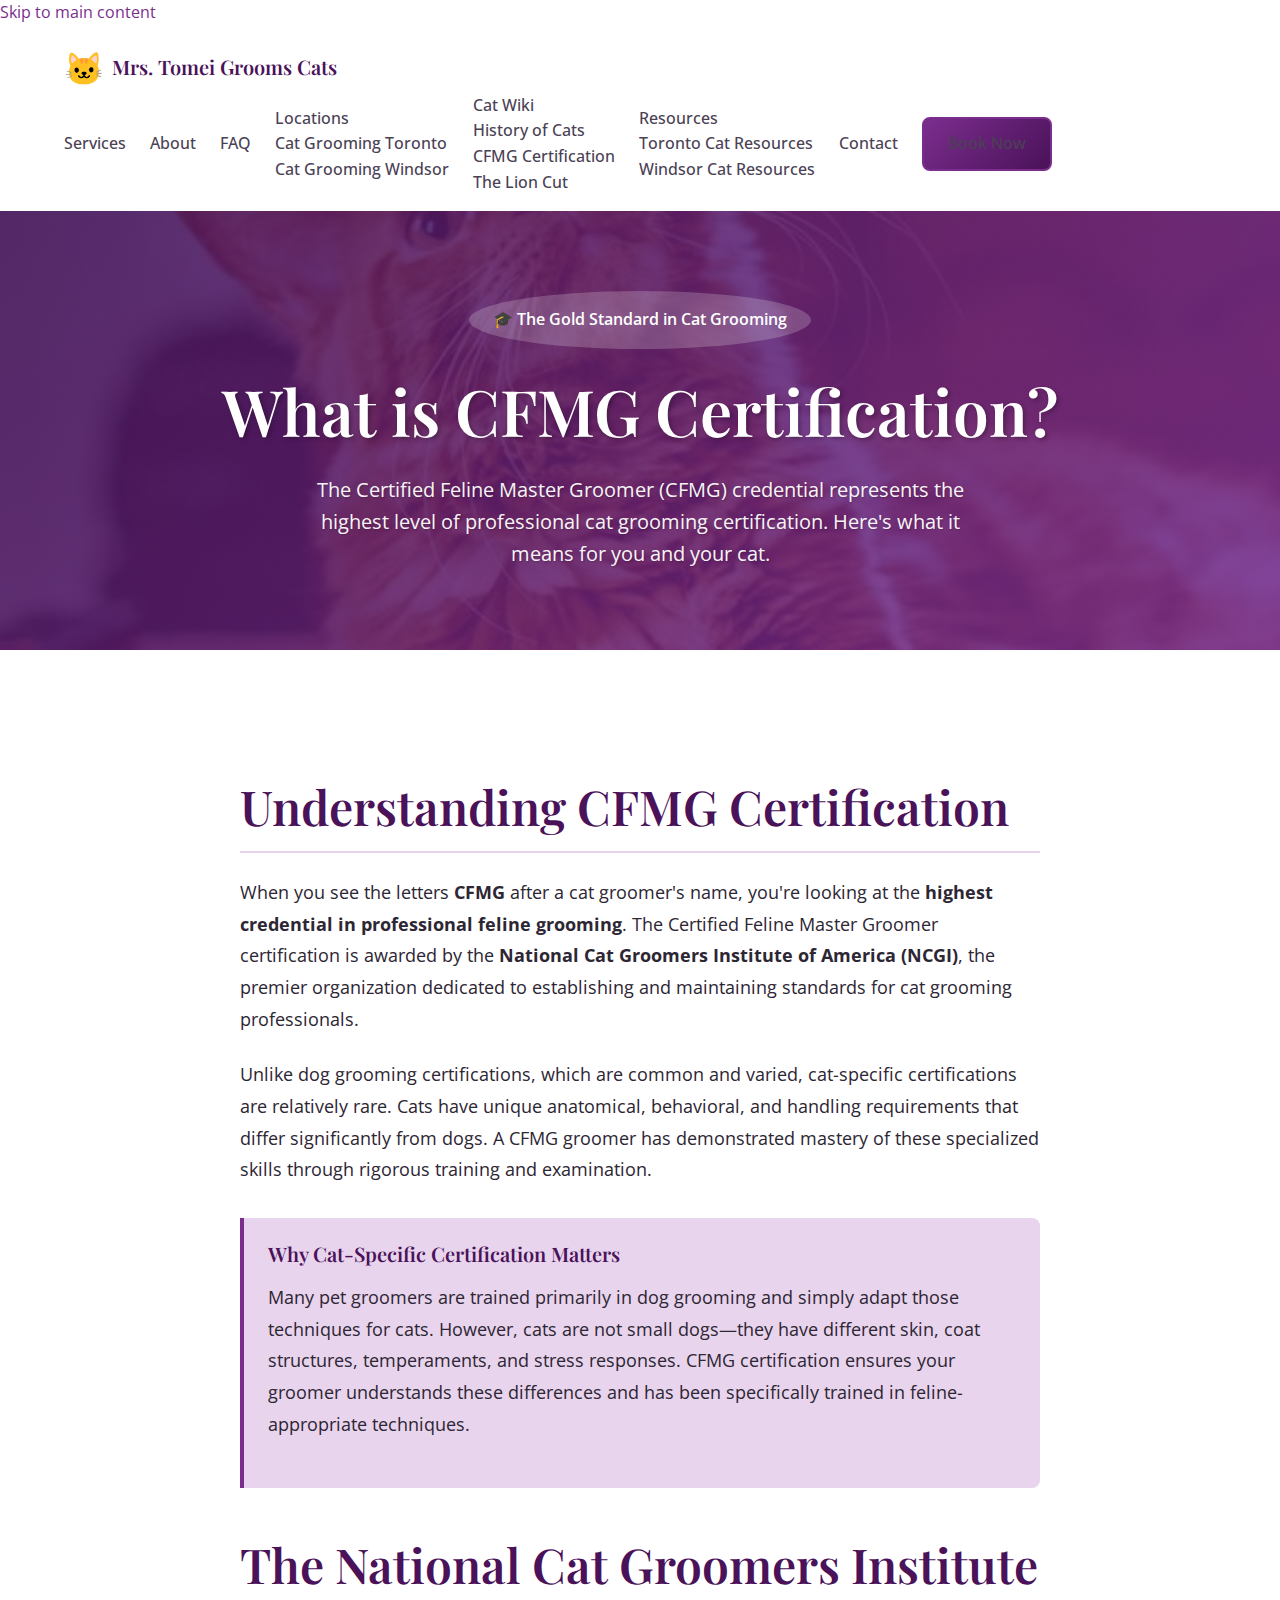
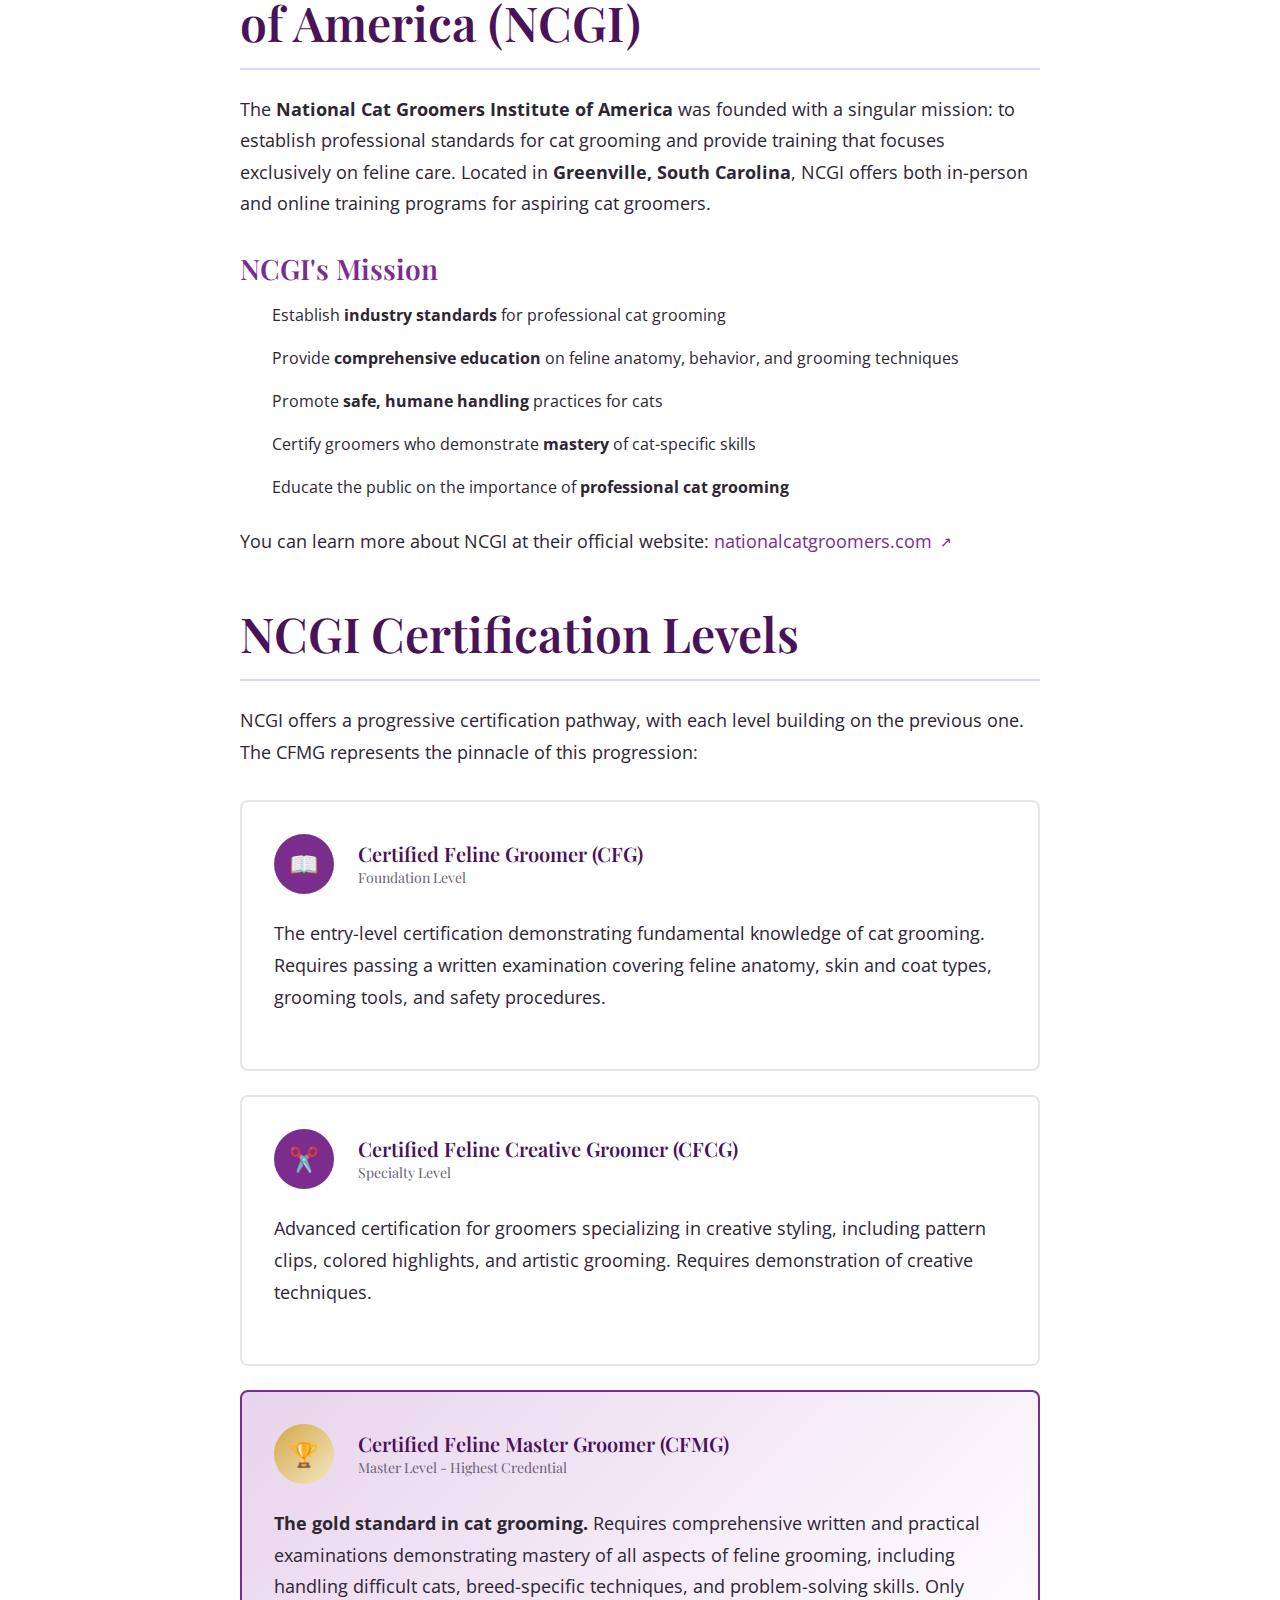
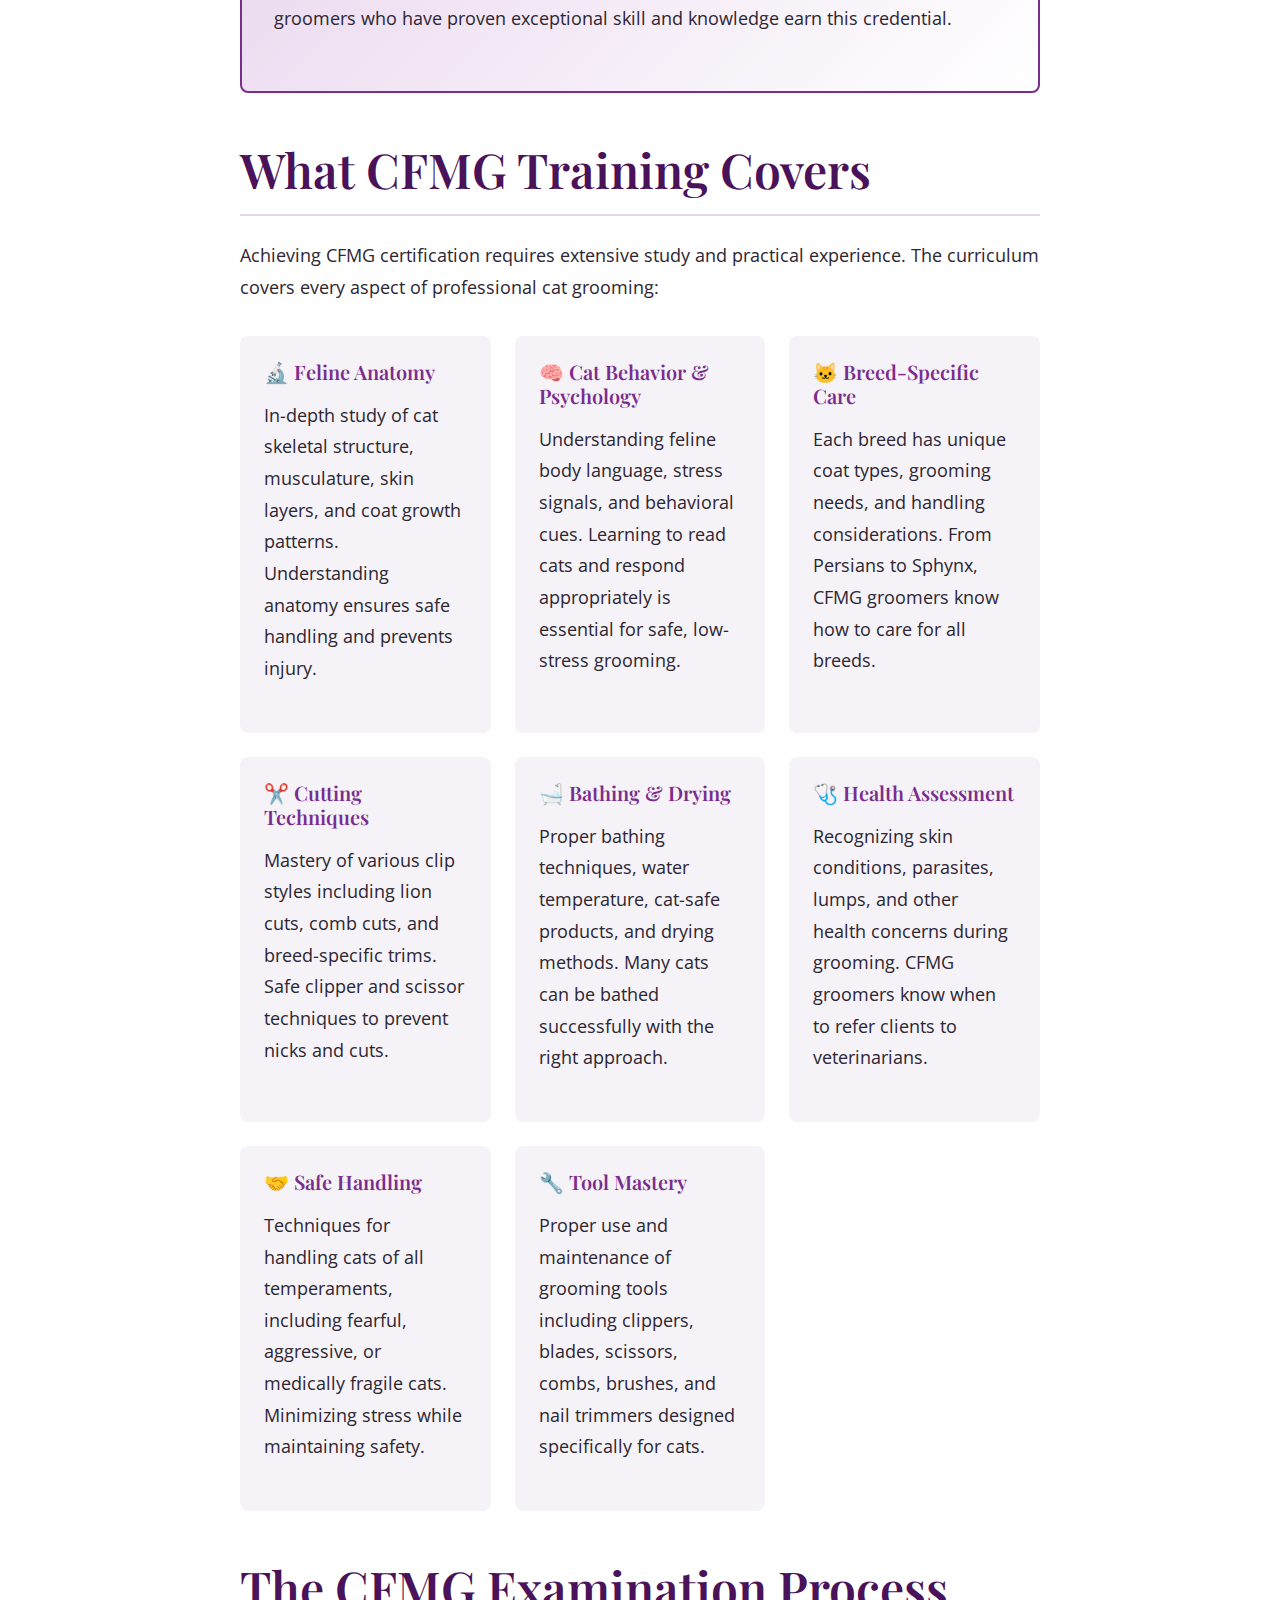
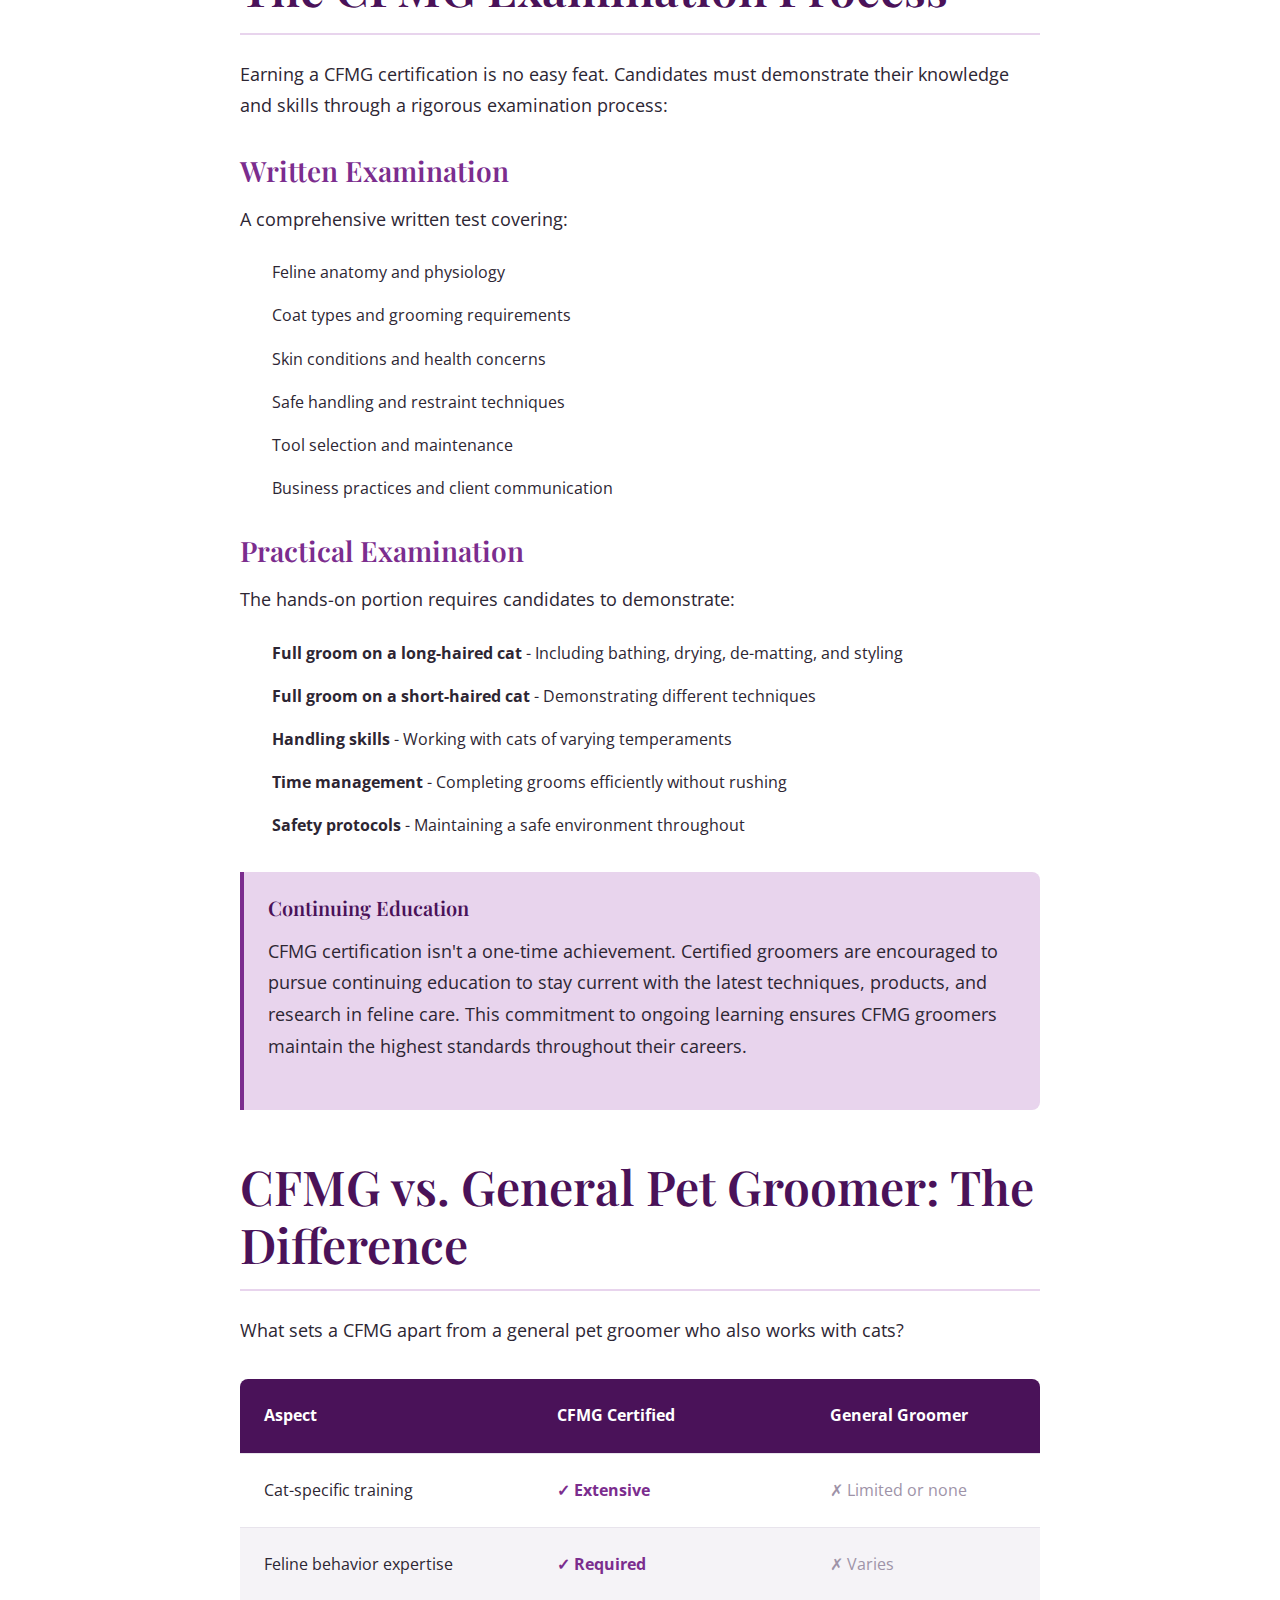
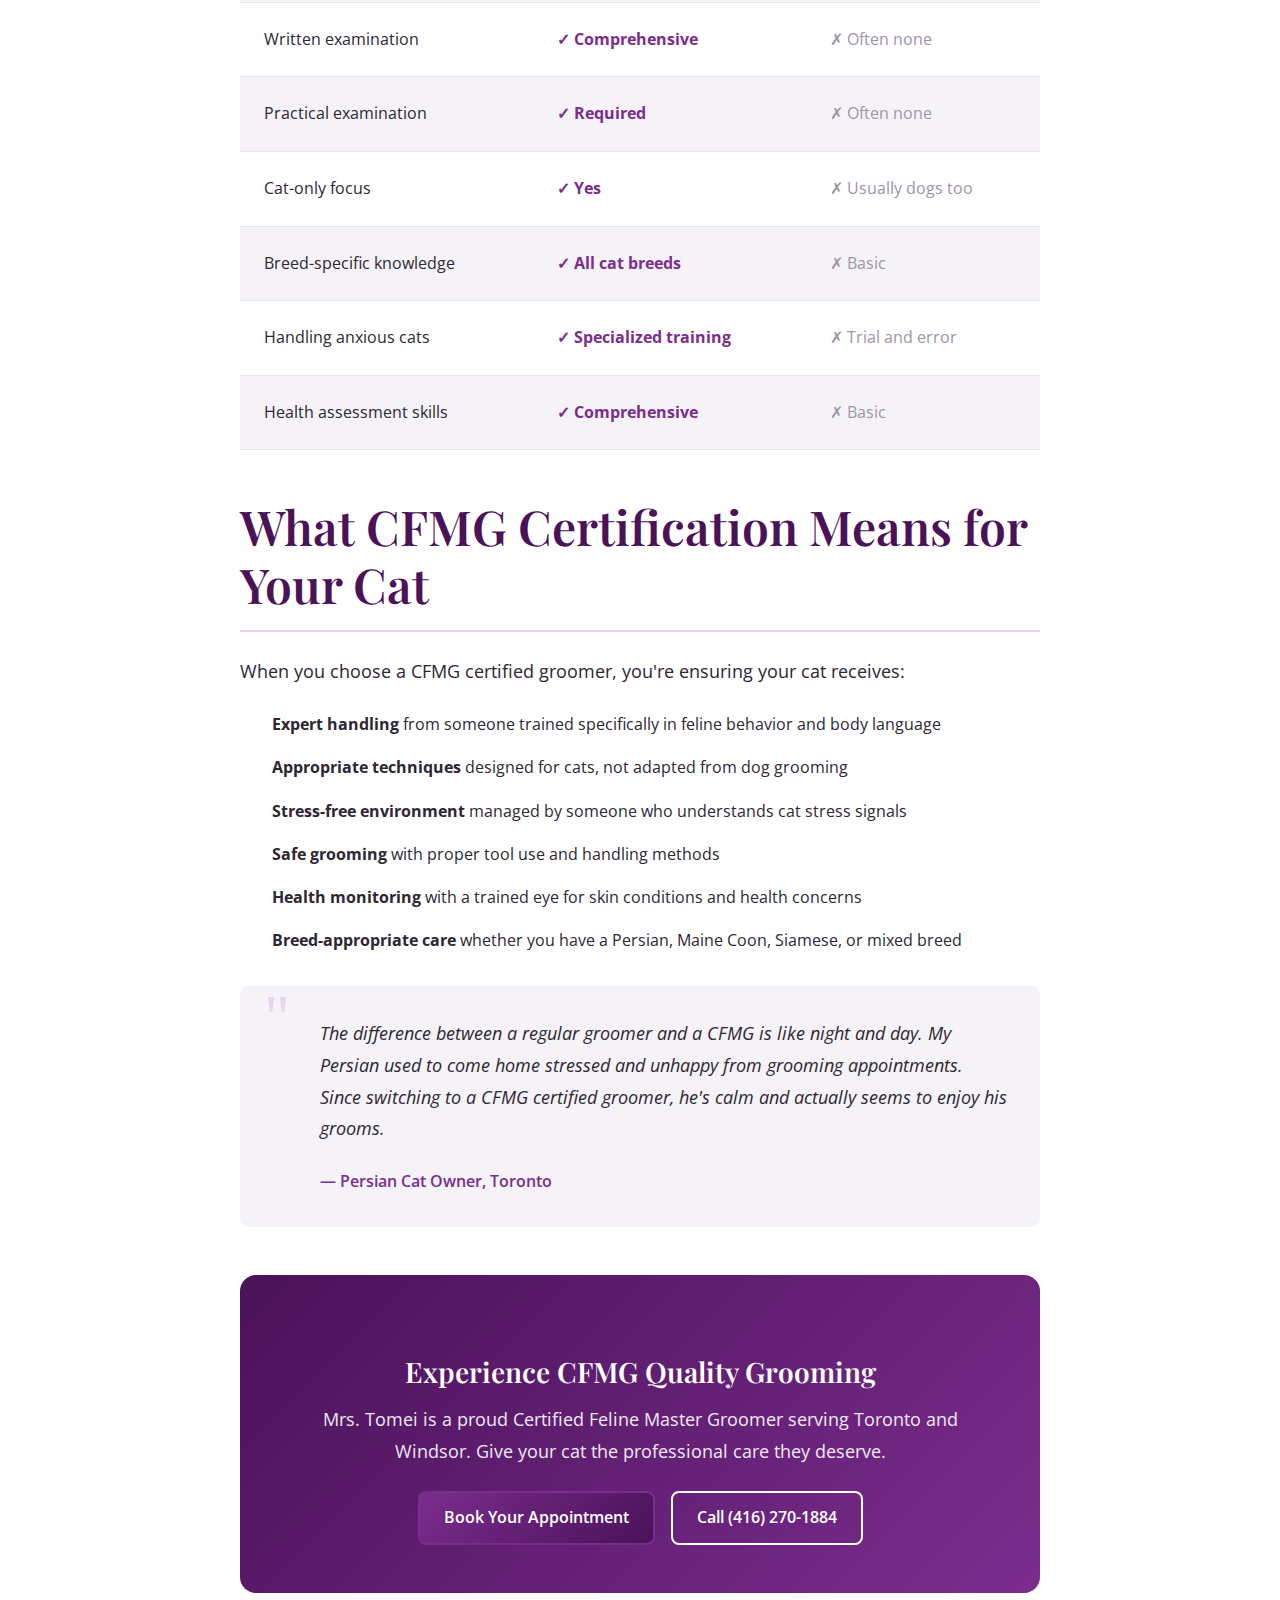
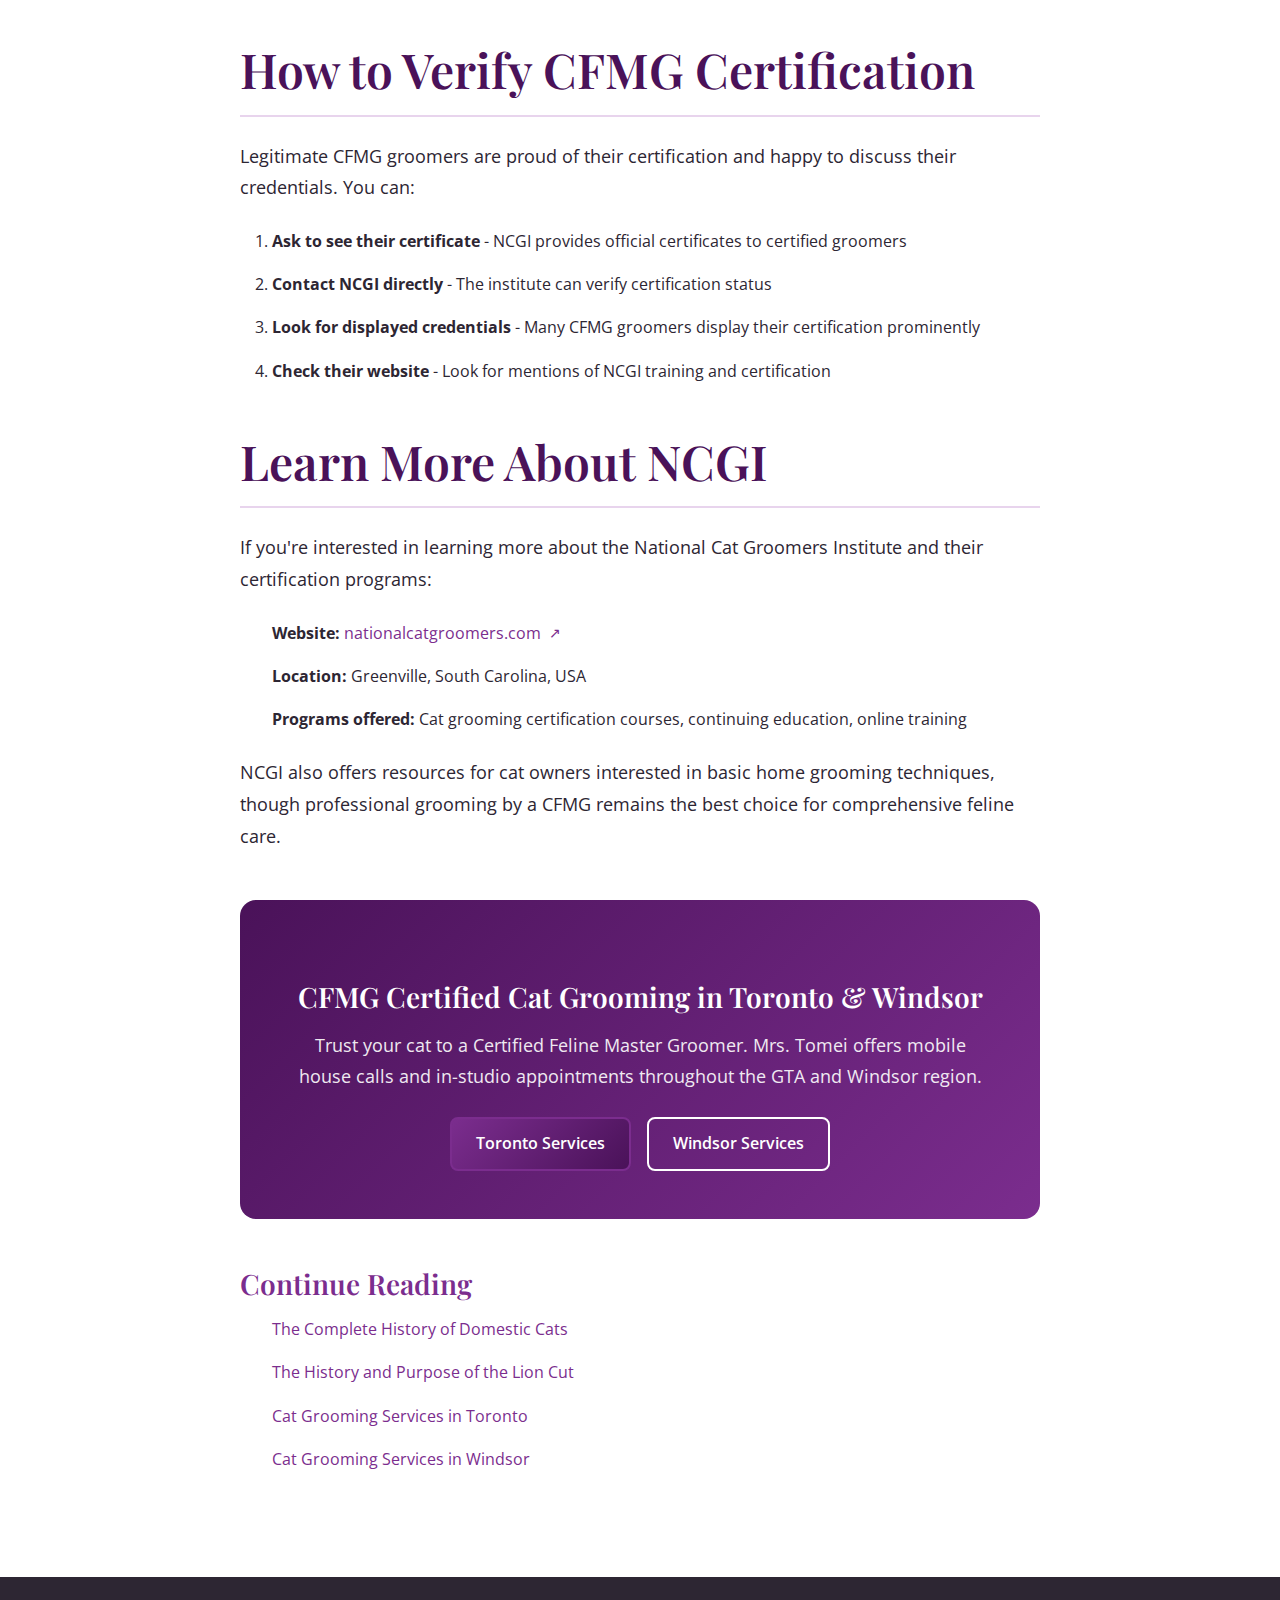
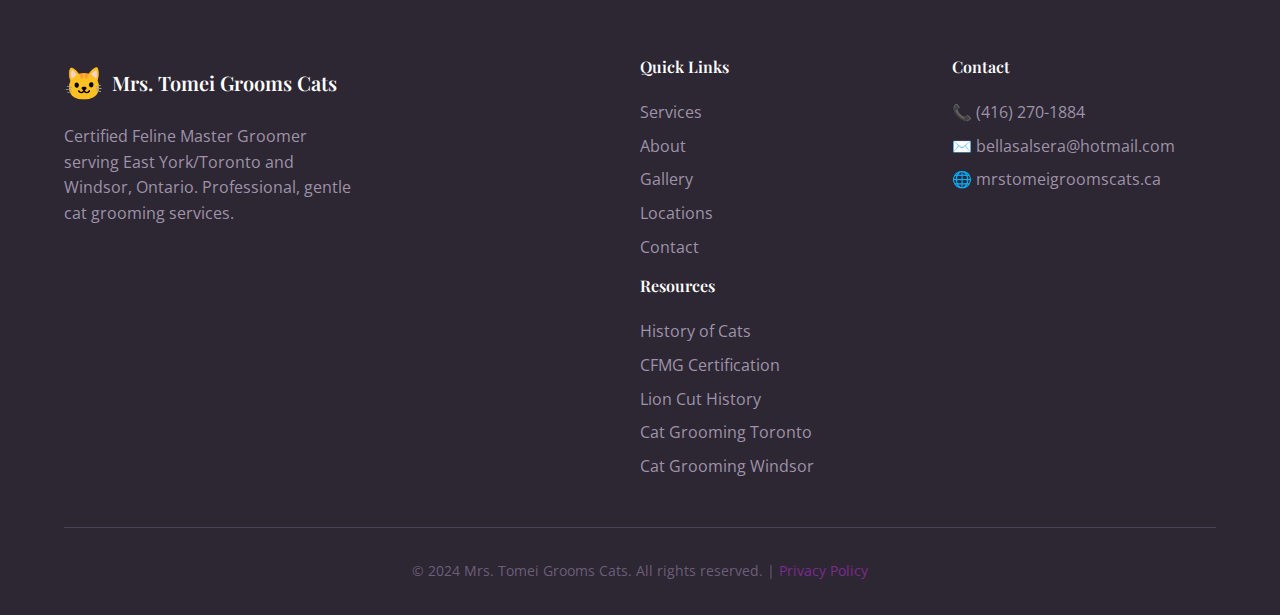
<file: cfmg-certification.html>
<!DOCTYPE html>
<html lang="en">
<head>
    <meta charset="UTF-8">
    <meta name="viewport" content="width=device-width, initial-scale=1.0">

    <!-- SEO Meta Tags -->
    <title>CFMG Certification Explained | Certified Feline Master Groomer | Mrs. Tomei Grooms Cats</title>
    <meta name="description" content="Learn what CFMG certification means for your cat. Discover the rigorous training, exams, and standards behind the Certified Feline Master Groomer credential from the National Cat Groomers Institute.">
    <meta name="keywords" content="CFMG certification, certified feline master groomer, NCGI, cat groomer certification, professional cat grooming certification, National Cat Groomers Institute, cat grooming credentials, feline groomer training">
    <meta name="author" content="Mrs. Tomei Grooms Cats">
    <meta name="robots" content="index, follow">
    <link rel="canonical" href="https://www.mrstomeigroomscats.ca/cfmg-certification.html">

    <!-- Geographic Meta Tags -->
    <meta name="geo.region" content="CA-ON">
    <meta name="geo.placename" content="Toronto, Windsor">

    <!-- Open Graph / Facebook -->
    <meta property="og:type" content="article">
    <meta property="og:title" content="CFMG Certification Explained | What It Means for Your Cat">
    <meta property="og:description" content="Learn what CFMG certification means and why choosing a Certified Feline Master Groomer ensures the best care for your cat.">
    <meta property="og:url" content="https://www.mrstomeigroomscats.ca/cfmg-certification.html">
    <meta property="og:site_name" content="Mrs. Tomei Grooms Cats">

    <!-- Twitter Card -->
    <meta name="twitter:card" content="summary_large_image">
    <meta name="twitter:title" content="CFMG Certification Explained | Mrs. Tomei Grooms Cats">
    <meta name="twitter:description" content="What is a Certified Feline Master Groomer and why does it matter for your cat's grooming?">

    <!-- Google Fonts -->
    <link rel="preconnect" href="https://fonts.googleapis.com">
    <link rel="preconnect" href="https://fonts.gstatic.com" crossorigin>
    <link href="https://fonts.googleapis.com/css2?family=Playfair+Display:wght@500;600;700&family=Open+Sans:wght@400;500;600&display=swap" rel="stylesheet">

    <link rel="stylesheet" href="css/style.css?v=20251209c">

    <!-- Schema.org JSON-LD Structured Data -->
    <script type="application/ld+json">
    {
        "@context": "https://schema.org",
        "@type": "Article",
        "headline": "CFMG Certification: What It Means to Be a Certified Feline Master Groomer",
        "description": "A comprehensive guide to CFMG certification, the highest professional credential for cat groomers, awarded by the National Cat Groomers Institute of America.",
        "author": {
            "@type": "Organization",
            "name": "Mrs. Tomei Grooms Cats"
        },
        "publisher": {
            "@type": "Organization",
            "name": "Mrs. Tomei Grooms Cats",
            "url": "https://www.mrstomeigroomscats.ca"
        },
        "datePublished": "2025-12-09",
        "dateModified": "2025-12-09"
    }
    </script>

    <style>
        /* Page-specific styles */
        .article-hero {
            background: linear-gradient(135deg, rgba(74, 18, 89, 0.85) 0%, rgba(123, 45, 142, 0.85) 100%),
                        url('images/cat-grooming-closeup.jpg') center/cover no-repeat;
            color: var(--white);
            padding: var(--spacing-xxl) 0;
            text-align: center;
            min-height: 350px;
            display: flex;
            align-items: center;
        }

        .article-hero .container {
            width: 100%;
        }

        .article-hero h1 {
            color: var(--white);
            margin-bottom: var(--spacing-md);
            text-shadow: 2px 2px 4px rgba(0,0,0,0.3);
        }

        .article-hero .lead {
            font-size: 1.25rem;
            opacity: 0.95;
            max-width: 700px;
            margin: 0 auto;
            text-shadow: 1px 1px 2px rgba(0,0,0,0.2);
        }

        .certification-badge {
            display: inline-flex;
            align-items: center;
            gap: var(--spacing-sm);
            background: rgba(255,255,255,0.2);
            padding: var(--spacing-sm) var(--spacing-md);
            border-radius: var(--radius-full);
            margin-bottom: var(--spacing-md);
            font-weight: 600;
        }

        .article-content {
            padding: var(--spacing-xxl) 0;
        }

        .article-body {
            max-width: 800px;
            margin: 0 auto;
        }

        .article-body h2 {
            color: var(--primary-dark);
            margin-top: var(--spacing-xl);
            margin-bottom: var(--spacing-md);
            padding-bottom: var(--spacing-sm);
            border-bottom: 2px solid var(--primary-pale);
        }

        .article-body h3 {
            color: var(--primary);
            margin-top: var(--spacing-lg);
            margin-bottom: var(--spacing-sm);
        }

        .article-body p {
            font-size: 1.1rem;
            line-height: 1.8;
            margin-bottom: var(--spacing-md);
        }

        .article-body ul, .article-body ol {
            margin-bottom: var(--spacing-md);
            padding-left: var(--spacing-lg);
        }

        .article-body li {
            margin-bottom: var(--spacing-sm);
            line-height: 1.7;
        }

        .highlight-box {
            background: var(--primary-pale);
            border-left: 4px solid var(--primary);
            padding: var(--spacing-md);
            margin: var(--spacing-lg) 0;
            border-radius: 0 var(--radius-md) var(--radius-md) 0;
        }

        .highlight-box h4 {
            color: var(--primary-dark);
            margin-bottom: var(--spacing-sm);
        }

        .certification-levels {
            display: grid;
            gap: var(--spacing-md);
            margin: var(--spacing-lg) 0;
        }

        .cert-level {
            background: var(--white);
            border: 2px solid var(--gray-200);
            border-radius: var(--radius-md);
            padding: var(--spacing-lg);
            transition: all var(--transition-base);
        }

        .cert-level:hover {
            border-color: var(--primary-light);
            box-shadow: var(--shadow-md);
        }

        .cert-level.featured {
            border-color: var(--primary);
            background: linear-gradient(135deg, var(--primary-pale) 0%, var(--white) 100%);
        }

        .cert-level-header {
            display: flex;
            align-items: center;
            gap: var(--spacing-md);
            margin-bottom: var(--spacing-md);
        }

        .cert-level-icon {
            width: 60px;
            height: 60px;
            background: var(--primary);
            border-radius: var(--radius-full);
            display: flex;
            align-items: center;
            justify-content: center;
            font-size: 1.5rem;
        }

        .cert-level.featured .cert-level-icon {
            background: linear-gradient(135deg, var(--accent) 0%, var(--accent-light) 100%);
        }

        .cert-level h4 {
            color: var(--primary-dark);
            margin: 0;
        }

        .cert-level h4 span {
            display: block;
            font-size: 0.875rem;
            font-weight: normal;
            color: var(--gray-500);
            margin-top: 4px;
        }

        .curriculum-grid {
            display: grid;
            grid-template-columns: repeat(auto-fit, minmax(250px, 1fr));
            gap: var(--spacing-md);
            margin: var(--spacing-lg) 0;
        }

        .curriculum-item {
            background: var(--gray-100);
            padding: var(--spacing-md);
            border-radius: var(--radius-md);
        }

        .curriculum-item h4 {
            color: var(--primary);
            margin-bottom: var(--spacing-sm);
            display: flex;
            align-items: center;
            gap: var(--spacing-sm);
        }

        .comparison-table {
            width: 100%;
            border-collapse: collapse;
            margin: var(--spacing-lg) 0;
        }

        .comparison-table th,
        .comparison-table td {
            padding: var(--spacing-md);
            text-align: left;
            border-bottom: 1px solid var(--gray-200);
        }

        .comparison-table th {
            background: var(--primary-dark);
            color: var(--white);
        }

        .comparison-table th:first-child {
            border-radius: var(--radius-md) 0 0 0;
        }

        .comparison-table th:last-child {
            border-radius: 0 var(--radius-md) 0 0;
        }

        .comparison-table tr:nth-child(even) {
            background: var(--gray-100);
        }

        .comparison-table .check {
            color: var(--primary);
            font-weight: bold;
        }

        .comparison-table .x {
            color: var(--gray-400);
        }

        .cta-box {
            background: linear-gradient(135deg, var(--primary-dark) 0%, var(--primary) 100%);
            color: var(--white);
            padding: var(--spacing-xl);
            border-radius: var(--radius-lg);
            text-align: center;
            margin: var(--spacing-xl) 0;
        }

        .cta-box h3 {
            color: var(--white);
            margin-bottom: var(--spacing-sm);
        }

        .cta-box p {
            opacity: 0.9;
            margin-bottom: var(--spacing-md);
        }

        .testimonial {
            background: var(--gray-100);
            border-radius: var(--radius-md);
            padding: var(--spacing-lg);
            margin: var(--spacing-lg) 0;
            position: relative;
        }

        .testimonial::before {
            content: '"';
            font-size: 4rem;
            color: var(--primary-pale);
            position: absolute;
            top: 0;
            left: var(--spacing-md);
            line-height: 1;
            font-family: Georgia, serif;
        }

        .testimonial p {
            padding-left: var(--spacing-xl);
            font-style: italic;
        }

        .testimonial cite {
            display: block;
            padding-left: var(--spacing-xl);
            margin-top: var(--spacing-sm);
            font-style: normal;
            font-weight: 600;
            color: var(--primary);
        }

        .external-link {
            display: inline-flex;
            align-items: center;
            gap: var(--spacing-xs);
        }

        .external-link::after {
            content: '↗';
            font-size: 0.875rem;
        }
    </style>
</head>
<body>
    <!-- Skip Link for Accessibility -->
    <a href="#main-content" class="skip-link">Skip to main content</a>

    <!-- Navigation -->
    <nav class="navbar">
        <div class="container">
            <a href="index.html" class="logo">
                <span class="logo-icon">🐱</span>
                <span class="logo-text">Mrs. Tomei Grooms Cats</span>
            </a>
            <button class="nav-toggle" aria-label="Toggle navigation">
                <span></span>
                <span></span>
                <span></span>
            </button>
            <ul class="nav-menu">
                <li><a href="index.html#services">Services</a></li>
                <li><a href="index.html#about">About</a></li>
                <li><a href="index.html#faq">FAQ</a></li>
                <li class="nav-dropdown">
                    <a href="#" class="nav-dropdown-toggle">Locations</a>
                    <ul class="nav-dropdown-menu">
                        <li><a href="cat-grooming-toronto.html">Cat Grooming Toronto</a></li>
                        <li><a href="cat-grooming-windsor.html">Cat Grooming Windsor</a></li>
                    </ul>
                </li>
                <li class="nav-dropdown">
                    <a href="#" class="nav-dropdown-toggle">Cat Wiki</a>
                    <ul class="nav-dropdown-menu">
                        <li><a href="history-of-cats.html">History of Cats</a></li>
                        <li><a href="cfmg-certification.html" class="active">CFMG Certification</a></li>
                        <li><a href="lion-cut-history.html">The Lion Cut</a></li>
                    </ul>
                </li>
                <li class="nav-dropdown">
                    <a href="#" class="nav-dropdown-toggle">Resources</a>
                    <ul class="nav-dropdown-menu">
                        <li><a href="cat-resources-toronto.html">Toronto Cat Resources</a></li>
                        <li><a href="cat-resources-windsor.html">Windsor Cat Resources</a></li>
                    </ul>
                </li>
                <li><a href="index.html#contact">Contact</a></li>
                <li><a href="index.html#contact" class="btn btn-primary">Book Now</a></li>
            </ul>
        </div>
    </nav>

    <!-- Article Hero -->
    <main id="main-content">
        <section class="article-hero">
            <div class="container">
                <span class="certification-badge">🎓 The Gold Standard in Cat Grooming</span>
                <h1>What is CFMG Certification?</h1>
                <p class="lead">The Certified Feline Master Groomer (CFMG) credential represents the highest level of professional cat grooming certification. Here's what it means for you and your cat.</p>
            </div>
        </section>

        <!-- Article Content -->
        <section class="article-content">
            <div class="container">
                <div class="article-body">

                    <h2>Understanding CFMG Certification</h2>

                    <p>When you see the letters <strong>CFMG</strong> after a cat groomer's name, you're looking at the <strong>highest credential in professional feline grooming</strong>. The Certified Feline Master Groomer certification is awarded by the <strong>National Cat Groomers Institute of America (NCGI)</strong>, the premier organization dedicated to establishing and maintaining standards for cat grooming professionals.</p>

                    <p>Unlike dog grooming certifications, which are common and varied, cat-specific certifications are relatively rare. Cats have unique anatomical, behavioral, and handling requirements that differ significantly from dogs. A CFMG groomer has demonstrated mastery of these specialized skills through rigorous training and examination.</p>

                    <div class="highlight-box">
                        <h4>Why Cat-Specific Certification Matters</h4>
                        <p>Many pet groomers are trained primarily in dog grooming and simply adapt those techniques for cats. However, cats are not small dogs—they have different skin, coat structures, temperaments, and stress responses. CFMG certification ensures your groomer understands these differences and has been specifically trained in feline-appropriate techniques.</p>
                    </div>

                    <h2>The National Cat Groomers Institute of America (NCGI)</h2>

                    <p>The <strong>National Cat Groomers Institute of America</strong> was founded with a singular mission: to establish professional standards for cat grooming and provide training that focuses exclusively on feline care. Located in <strong>Greenville, South Carolina</strong>, NCGI offers both in-person and online training programs for aspiring cat groomers.</p>

                    <h3>NCGI's Mission</h3>

                    <ul>
                        <li>Establish <strong>industry standards</strong> for professional cat grooming</li>
                        <li>Provide <strong>comprehensive education</strong> on feline anatomy, behavior, and grooming techniques</li>
                        <li>Promote <strong>safe, humane handling</strong> practices for cats</li>
                        <li>Certify groomers who demonstrate <strong>mastery</strong> of cat-specific skills</li>
                        <li>Educate the public on the importance of <strong>professional cat grooming</strong></li>
                    </ul>

                    <p>You can learn more about NCGI at their official website: <a href="https://nationalcatgroomers.com" target="_blank" rel="noopener" class="external-link">nationalcatgroomers.com</a></p>

                    <h2>NCGI Certification Levels</h2>

                    <p>NCGI offers a progressive certification pathway, with each level building on the previous one. The CFMG represents the pinnacle of this progression:</p>

                    <div class="certification-levels">
                        <div class="cert-level">
                            <div class="cert-level-header">
                                <div class="cert-level-icon">📖</div>
                                <h4>Certified Feline Groomer (CFG)<span>Foundation Level</span></h4>
                            </div>
                            <p>The entry-level certification demonstrating fundamental knowledge of cat grooming. Requires passing a written examination covering feline anatomy, skin and coat types, grooming tools, and safety procedures.</p>
                        </div>

                        <div class="cert-level">
                            <div class="cert-level-header">
                                <div class="cert-level-icon">✂️</div>
                                <h4>Certified Feline Creative Groomer (CFCG)<span>Specialty Level</span></h4>
                            </div>
                            <p>Advanced certification for groomers specializing in creative styling, including pattern clips, colored highlights, and artistic grooming. Requires demonstration of creative techniques.</p>
                        </div>

                        <div class="cert-level featured">
                            <div class="cert-level-header">
                                <div class="cert-level-icon">🏆</div>
                                <h4>Certified Feline Master Groomer (CFMG)<span>Master Level - Highest Credential</span></h4>
                            </div>
                            <p><strong>The gold standard in cat grooming.</strong> Requires comprehensive written and practical examinations demonstrating mastery of all aspects of feline grooming, including handling difficult cats, breed-specific techniques, and problem-solving skills. Only groomers who have proven exceptional skill and knowledge earn this credential.</p>
                        </div>
                    </div>

                    <h2>What CFMG Training Covers</h2>

                    <p>Achieving CFMG certification requires extensive study and practical experience. The curriculum covers every aspect of professional cat grooming:</p>

                    <div class="curriculum-grid">
                        <div class="curriculum-item">
                            <h4>🔬 Feline Anatomy</h4>
                            <p>In-depth study of cat skeletal structure, musculature, skin layers, and coat growth patterns. Understanding anatomy ensures safe handling and prevents injury.</p>
                        </div>

                        <div class="curriculum-item">
                            <h4>🧠 Cat Behavior & Psychology</h4>
                            <p>Understanding feline body language, stress signals, and behavioral cues. Learning to read cats and respond appropriately is essential for safe, low-stress grooming.</p>
                        </div>

                        <div class="curriculum-item">
                            <h4>🐱 Breed-Specific Care</h4>
                            <p>Each breed has unique coat types, grooming needs, and handling considerations. From Persians to Sphynx, CFMG groomers know how to care for all breeds.</p>
                        </div>

                        <div class="curriculum-item">
                            <h4>✂️ Cutting Techniques</h4>
                            <p>Mastery of various clip styles including lion cuts, comb cuts, and breed-specific trims. Safe clipper and scissor techniques to prevent nicks and cuts.</p>
                        </div>

                        <div class="curriculum-item">
                            <h4>🛁 Bathing & Drying</h4>
                            <p>Proper bathing techniques, water temperature, cat-safe products, and drying methods. Many cats can be bathed successfully with the right approach.</p>
                        </div>

                        <div class="curriculum-item">
                            <h4>🩺 Health Assessment</h4>
                            <p>Recognizing skin conditions, parasites, lumps, and other health concerns during grooming. CFMG groomers know when to refer clients to veterinarians.</p>
                        </div>

                        <div class="curriculum-item">
                            <h4>🤝 Safe Handling</h4>
                            <p>Techniques for handling cats of all temperaments, including fearful, aggressive, or medically fragile cats. Minimizing stress while maintaining safety.</p>
                        </div>

                        <div class="curriculum-item">
                            <h4>🔧 Tool Mastery</h4>
                            <p>Proper use and maintenance of grooming tools including clippers, blades, scissors, combs, brushes, and nail trimmers designed specifically for cats.</p>
                        </div>
                    </div>

                    <h2>The CFMG Examination Process</h2>

                    <p>Earning a CFMG certification is no easy feat. Candidates must demonstrate their knowledge and skills through a rigorous examination process:</p>

                    <h3>Written Examination</h3>

                    <p>A comprehensive written test covering:</p>
                    <ul>
                        <li>Feline anatomy and physiology</li>
                        <li>Coat types and grooming requirements</li>
                        <li>Skin conditions and health concerns</li>
                        <li>Safe handling and restraint techniques</li>
                        <li>Tool selection and maintenance</li>
                        <li>Business practices and client communication</li>
                    </ul>

                    <h3>Practical Examination</h3>

                    <p>The hands-on portion requires candidates to demonstrate:</p>
                    <ul>
                        <li><strong>Full groom on a long-haired cat</strong> - Including bathing, drying, de-matting, and styling</li>
                        <li><strong>Full groom on a short-haired cat</strong> - Demonstrating different techniques</li>
                        <li><strong>Handling skills</strong> - Working with cats of varying temperaments</li>
                        <li><strong>Time management</strong> - Completing grooms efficiently without rushing</li>
                        <li><strong>Safety protocols</strong> - Maintaining a safe environment throughout</li>
                    </ul>

                    <div class="highlight-box">
                        <h4>Continuing Education</h4>
                        <p>CFMG certification isn't a one-time achievement. Certified groomers are encouraged to pursue continuing education to stay current with the latest techniques, products, and research in feline care. This commitment to ongoing learning ensures CFMG groomers maintain the highest standards throughout their careers.</p>
                    </div>

                    <h2>CFMG vs. General Pet Groomer: The Difference</h2>

                    <p>What sets a CFMG apart from a general pet groomer who also works with cats?</p>

                    <table class="comparison-table">
                        <thead>
                            <tr>
                                <th>Aspect</th>
                                <th>CFMG Certified</th>
                                <th>General Groomer</th>
                            </tr>
                        </thead>
                        <tbody>
                            <tr>
                                <td>Cat-specific training</td>
                                <td class="check">✓ Extensive</td>
                                <td class="x">✗ Limited or none</td>
                            </tr>
                            <tr>
                                <td>Feline behavior expertise</td>
                                <td class="check">✓ Required</td>
                                <td class="x">✗ Varies</td>
                            </tr>
                            <tr>
                                <td>Written examination</td>
                                <td class="check">✓ Comprehensive</td>
                                <td class="x">✗ Often none</td>
                            </tr>
                            <tr>
                                <td>Practical examination</td>
                                <td class="check">✓ Required</td>
                                <td class="x">✗ Often none</td>
                            </tr>
                            <tr>
                                <td>Cat-only focus</td>
                                <td class="check">✓ Yes</td>
                                <td class="x">✗ Usually dogs too</td>
                            </tr>
                            <tr>
                                <td>Breed-specific knowledge</td>
                                <td class="check">✓ All cat breeds</td>
                                <td class="x">✗ Basic</td>
                            </tr>
                            <tr>
                                <td>Handling anxious cats</td>
                                <td class="check">✓ Specialized training</td>
                                <td class="x">✗ Trial and error</td>
                            </tr>
                            <tr>
                                <td>Health assessment skills</td>
                                <td class="check">✓ Comprehensive</td>
                                <td class="x">✗ Basic</td>
                            </tr>
                        </tbody>
                    </table>

                    <h2>What CFMG Certification Means for Your Cat</h2>

                    <p>When you choose a CFMG certified groomer, you're ensuring your cat receives:</p>

                    <ul>
                        <li><strong>Expert handling</strong> from someone trained specifically in feline behavior and body language</li>
                        <li><strong>Appropriate techniques</strong> designed for cats, not adapted from dog grooming</li>
                        <li><strong>Stress-free environment</strong> managed by someone who understands cat stress signals</li>
                        <li><strong>Safe grooming</strong> with proper tool use and handling methods</li>
                        <li><strong>Health monitoring</strong> with a trained eye for skin conditions and health concerns</li>
                        <li><strong>Breed-appropriate care</strong> whether you have a Persian, Maine Coon, Siamese, or mixed breed</li>
                    </ul>

                    <div class="testimonial">
                        <p>The difference between a regular groomer and a CFMG is like night and day. My Persian used to come home stressed and unhappy from grooming appointments. Since switching to a CFMG certified groomer, he's calm and actually seems to enjoy his grooms.</p>
                        <cite>— Persian Cat Owner, Toronto</cite>
                    </div>

                    <!-- CTA Box -->
                    <div class="cta-box">
                        <h3>Experience CFMG Quality Grooming</h3>
                        <p>Mrs. Tomei is a proud Certified Feline Master Groomer serving Toronto and Windsor. Give your cat the professional care they deserve.</p>
                        <div style="display: flex; gap: 1rem; justify-content: center; flex-wrap: wrap;">
                            <a href="index.html#contact" class="btn btn-primary">Book Your Appointment</a>
                            <a href="tel:4162701884" class="btn btn-outline">Call (416) 270-1884</a>
                        </div>
                    </div>

                    <h2>How to Verify CFMG Certification</h2>

                    <p>Legitimate CFMG groomers are proud of their certification and happy to discuss their credentials. You can:</p>

                    <ol>
                        <li><strong>Ask to see their certificate</strong> - NCGI provides official certificates to certified groomers</li>
                        <li><strong>Contact NCGI directly</strong> - The institute can verify certification status</li>
                        <li><strong>Look for displayed credentials</strong> - Many CFMG groomers display their certification prominently</li>
                        <li><strong>Check their website</strong> - Look for mentions of NCGI training and certification</li>
                    </ol>

                    <h2>Learn More About NCGI</h2>

                    <p>If you're interested in learning more about the National Cat Groomers Institute and their certification programs:</p>

                    <ul>
                        <li><strong>Website:</strong> <a href="https://nationalcatgroomers.com" target="_blank" rel="noopener" class="external-link">nationalcatgroomers.com</a></li>
                        <li><strong>Location:</strong> Greenville, South Carolina, USA</li>
                        <li><strong>Programs offered:</strong> Cat grooming certification courses, continuing education, online training</li>
                    </ul>

                    <p>NCGI also offers resources for cat owners interested in basic home grooming techniques, though professional grooming by a CFMG remains the best choice for comprehensive feline care.</p>

                    <!-- Final CTA -->
                    <div class="cta-box">
                        <h3>CFMG Certified Cat Grooming in Toronto & Windsor</h3>
                        <p>Trust your cat to a Certified Feline Master Groomer. Mrs. Tomei offers mobile house calls and in-studio appointments throughout the GTA and Windsor region.</p>
                        <div style="display: flex; gap: 1rem; justify-content: center; flex-wrap: wrap;">
                            <a href="cat-grooming-toronto.html" class="btn btn-primary">Toronto Services</a>
                            <a href="cat-grooming-windsor.html" class="btn btn-outline">Windsor Services</a>
                        </div>
                    </div>

                    <!-- Related Articles -->
                    <h3 style="margin-top: var(--spacing-xl);">Continue Reading</h3>
                    <ul>
                        <li><a href="history-of-cats.html">The Complete History of Domestic Cats</a></li>
                        <li><a href="lion-cut-history.html">The History and Purpose of the Lion Cut</a></li>
                        <li><a href="cat-grooming-toronto.html">Cat Grooming Services in Toronto</a></li>
                        <li><a href="cat-grooming-windsor.html">Cat Grooming Services in Windsor</a></li>
                    </ul>

                </div>
            </div>
        </section>
    </main>

    <!-- Footer -->
    <footer class="footer">
        <div class="container">
            <div class="footer-content">
                <div class="footer-brand">
                    <a href="index.html" class="logo">
                        <span class="logo-icon">🐱</span>
                        <span class="logo-text">Mrs. Tomei Grooms Cats</span>
                    </a>
                    <p>Certified Feline Master Groomer serving East York/Toronto and Windsor, Ontario. Professional, gentle cat grooming services.</p>
                </div>

                <div class="footer-links">
                    <h4>Quick Links</h4>
                    <ul>
                        <li><a href="index.html#services">Services</a></li>
                        <li><a href="index.html#about">About</a></li>
                        <li><a href="index.html#gallery">Gallery</a></li>
                        <li><a href="index.html#locations">Locations</a></li>
                        <li><a href="index.html#contact">Contact</a></li>
                    </ul>
                    <h4 style="margin-top: 1rem;">Resources</h4>
                    <ul>
                        <li><a href="history-of-cats.html">History of Cats</a></li>
                        <li><a href="cfmg-certification.html">CFMG Certification</a></li>
                        <li><a href="lion-cut-history.html">Lion Cut History</a></li>
                        <li><a href="cat-grooming-toronto.html">Cat Grooming Toronto</a></li>
                        <li><a href="cat-grooming-windsor.html">Cat Grooming Windsor</a></li>
                    </ul>
                </div>

                <div class="footer-contact">
                    <h4>Contact</h4>
                    <p>📞 (416) 270-1884</p>
                    <p>✉️ bellasalsera@hotmail.com</p>
                    <p>🌐 mrstomeigroomscats.ca</p>
                </div>
            </div>

            <div class="footer-bottom">
                <p>&copy; 2024 Mrs. Tomei Grooms Cats. All rights reserved. | <a href="privacy.html">Privacy Policy</a></p>
            </div>
        </div>
    </footer>

    <script src="js/main.js"></script>
</body>
</html>
</file>
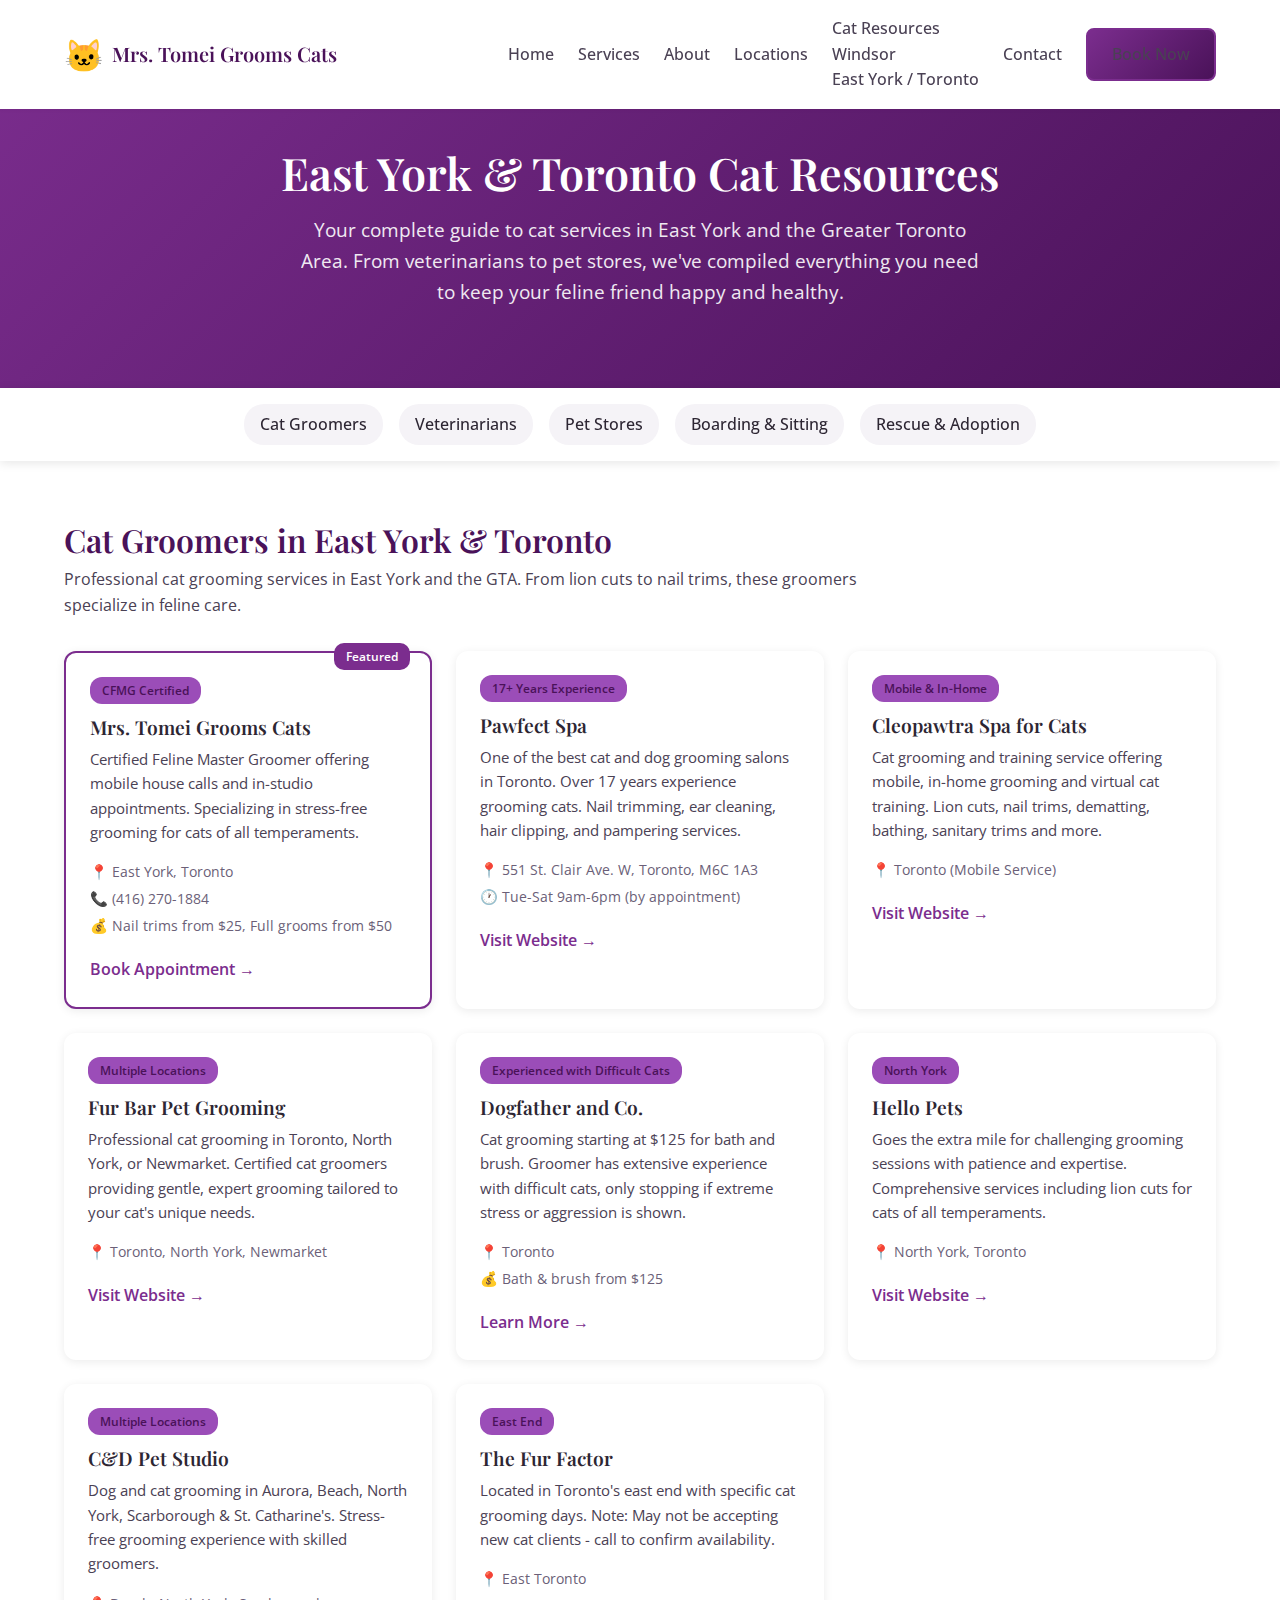
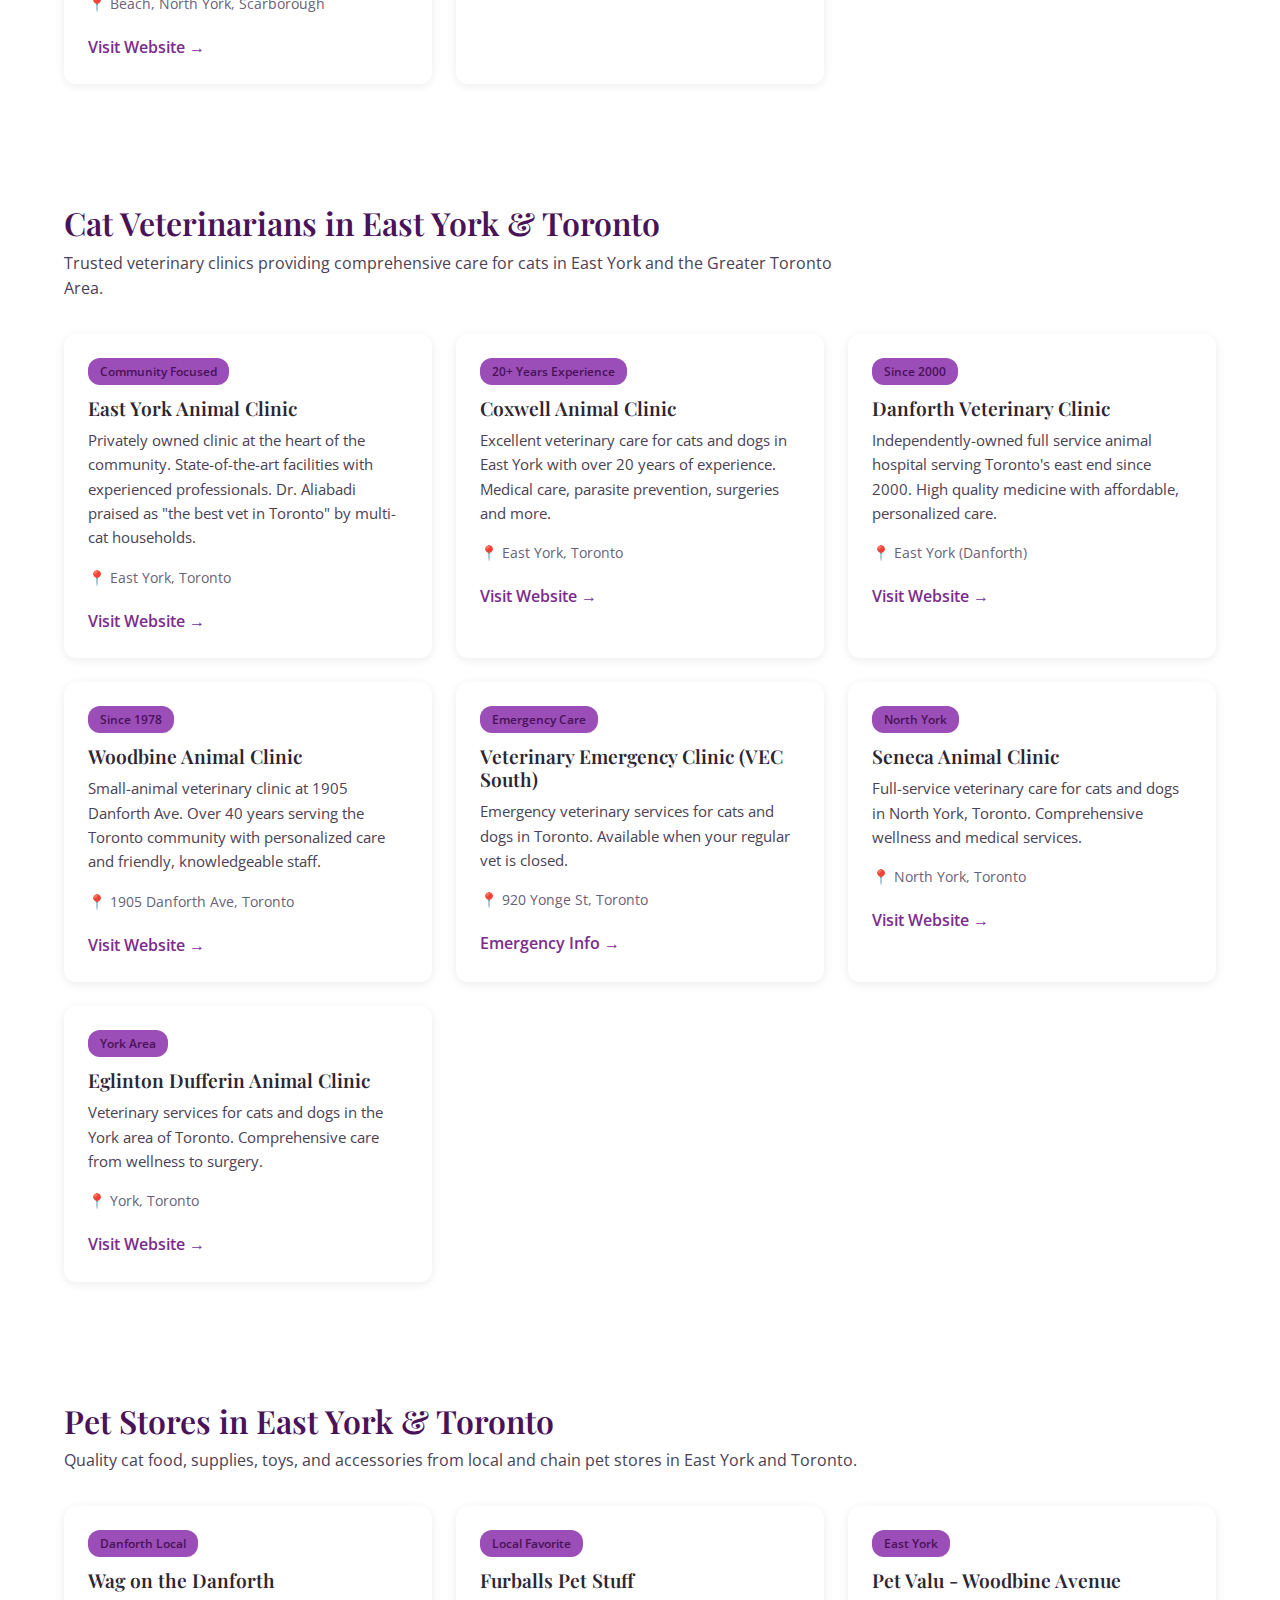
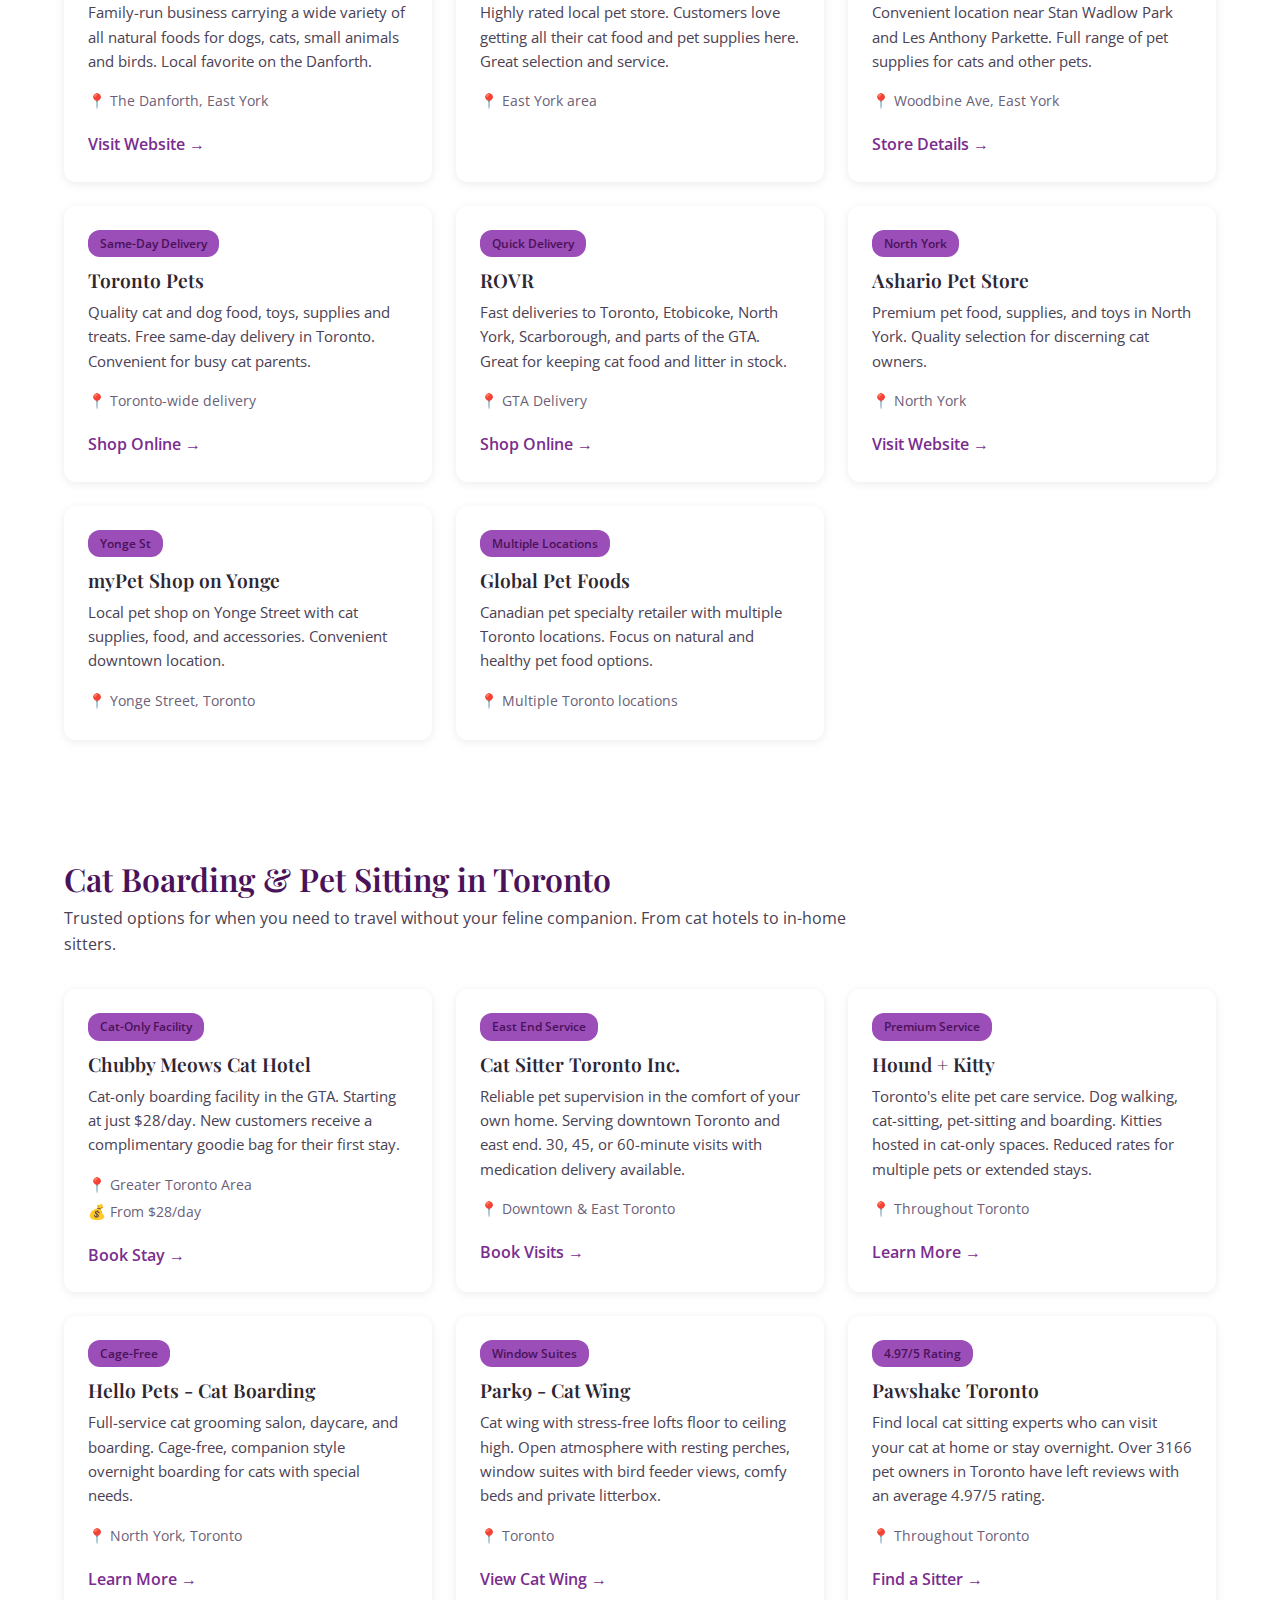
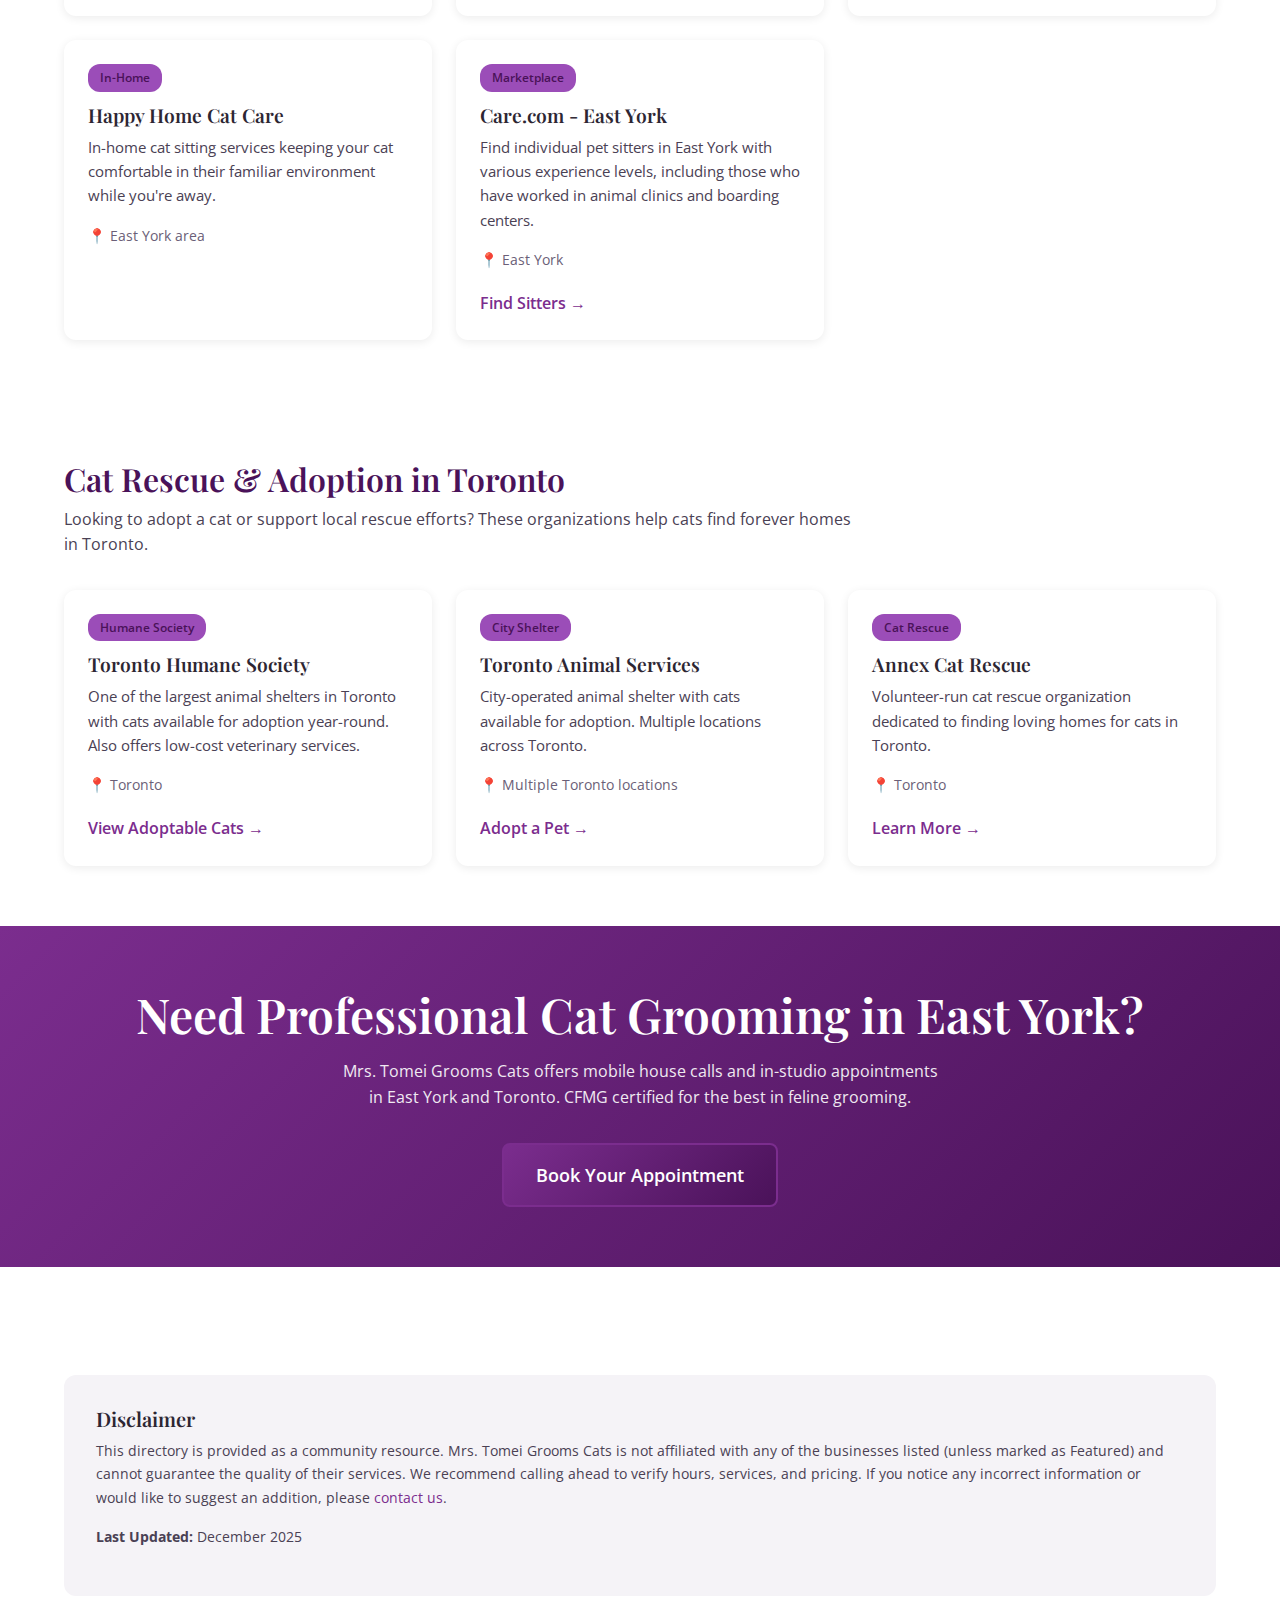
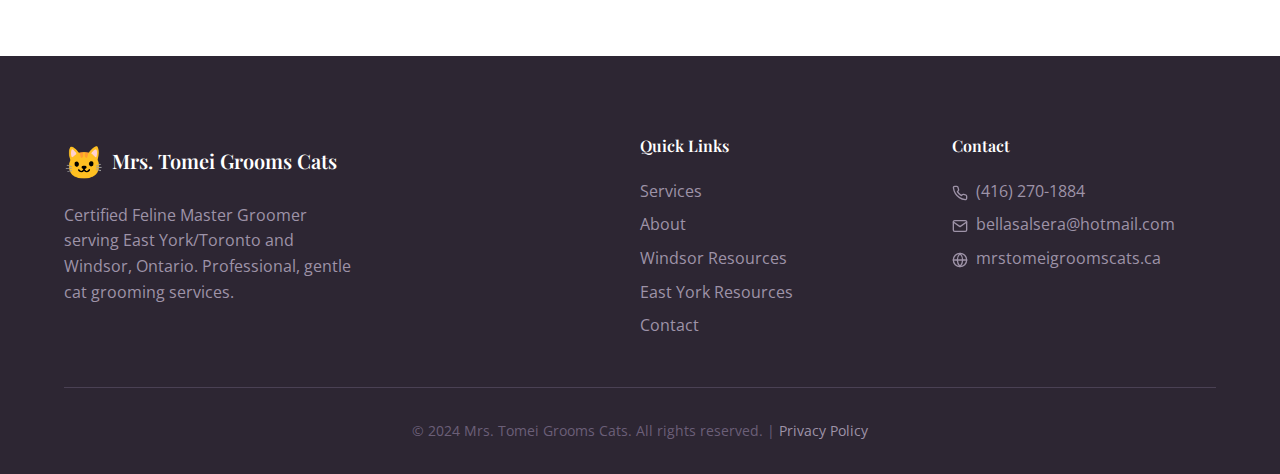
<file: east-york-cat-resources.html>
<!DOCTYPE html>
<html lang="en">
<head>
    <meta charset="UTF-8">
    <meta name="viewport" content="width=device-width, initial-scale=1.0">

    <!-- SEO Meta Tags -->
    <title>East York Cat Resources | Toronto Cat Services Directory | Mrs. Tomei Grooms Cats</title>
    <meta name="description" content="Complete guide to cat services in East York and Toronto. Find veterinarians, groomers, pet stores, boarding facilities. Your local Toronto cat resource directory.">
    <meta name="keywords" content="East York cat services, Toronto cat groomer, East York cat vet, Toronto pet stores, East York cat boarding, Toronto cat cafes, cat resources Toronto, pet supplies East York">
    <meta name="author" content="Mrs. Tomei Grooms Cats">
    <meta name="robots" content="index, follow">
    <link rel="canonical" href="https://jaystarz1.github.io/Mrs-Tomie-Grooms-Cats/east-york-cat-resources.html">

    <!-- Geographic Meta Tags -->
    <meta name="geo.region" content="CA-ON">
    <meta name="geo.placename" content="East York, Toronto, Ontario">
    <meta name="geo.position" content="43.6915;-79.3266">
    <meta name="ICBM" content="43.6915, -79.3266">

    <!-- Open Graph / Facebook -->
    <meta property="og:type" content="website">
    <meta property="og:title" content="East York Cat Resources | Complete Toronto Cat Service Directory">
    <meta property="og:description" content="Your complete guide to cat services in East York and Toronto. Vets, groomers, pet stores, boarding, and more!">
    <meta property="og:url" content="https://jaystarz1.github.io/Mrs-Tomie-Grooms-Cats/east-york-cat-resources.html">
    <meta property="og:site_name" content="Mrs. Tomei Grooms Cats">
    <meta property="og:locale" content="en_CA">

    <!-- Twitter Card -->
    <meta name="twitter:card" content="summary_large_image">
    <meta name="twitter:title" content="East York Cat Resources | Toronto Cat Service Directory">
    <meta name="twitter:description" content="Complete guide to cat services in East York and Toronto. Vets, groomers, stores, boarding & more!">

    <!-- Google Fonts -->
    <link rel="preconnect" href="https://fonts.googleapis.com">
    <link rel="preconnect" href="https://fonts.gstatic.com" crossorigin>
    <link href="https://fonts.googleapis.com/css2?family=Playfair+Display:wght@500;600;700&family=Open+Sans:wght@400;500;600&display=swap" rel="stylesheet">

    <link rel="stylesheet" href="css/style.css">

    <!-- Schema.org JSON-LD Structured Data -->
    <script type="application/ld+json">
    {
        "@context": "https://schema.org",
        "@type": "ItemList",
        "name": "East York Toronto Cat Services Directory",
        "description": "Comprehensive directory of cat-related services in East York and Toronto, Ontario including veterinarians, groomers, pet stores, and boarding facilities",
        "url": "https://jaystarz1.github.io/Mrs-Tomie-Grooms-Cats/east-york-cat-resources.html",
        "numberOfItems": 30,
        "itemListElement": [
            {
                "@type": "ListItem",
                "position": 1,
                "item": {
                    "@type": "LocalBusiness",
                    "name": "Pawfect Spa",
                    "description": "One of the best cat and dog grooming salons in Toronto with over 17 years experience",
                    "url": "https://pawfectspa.com/",
                    "address": {"@type": "PostalAddress", "streetAddress": "551 St. Clair Ave. W", "addressLocality": "Toronto", "addressRegion": "ON", "addressCountry": "CA"}
                }
            },
            {
                "@type": "ListItem",
                "position": 2,
                "item": {
                    "@type": "VeterinaryCare",
                    "name": "East York Animal Clinic",
                    "description": "Privately owned animal clinic dedicated to personalized and compassionate care",
                    "url": "https://eastyorkanimalclinic.com/",
                    "address": {"@type": "PostalAddress", "addressLocality": "East York", "addressRegion": "ON", "addressCountry": "CA"}
                }
            },
            {
                "@type": "ListItem",
                "position": 3,
                "item": {
                    "@type": "LocalBusiness",
                    "name": "Chubby Meows Cat Hotel",
                    "description": "Cat-only boarding facility in the GTA starting at $28/day",
                    "url": "https://www.chubbymeows.ca/",
                    "address": {"@type": "PostalAddress", "addressLocality": "Toronto", "addressRegion": "ON", "addressCountry": "CA"}
                }
            }
        ]
    }
    </script>

    <style>
        /* Resource Page Specific Styles */
        .resource-hero {
            background: linear-gradient(135deg, var(--primary) 0%, var(--primary-dark) 100%);
            padding: 120px 0 80px;
            text-align: center;
            color: white;
        }

        .resource-hero h1 {
            font-size: 2.8rem;
            margin-bottom: 1rem;
            color: #FFFFFF !important;
        }

        .resource-hero p {
            font-size: 1.2rem;
            opacity: 0.9;
            max-width: 700px;
            margin: 0 auto;
        }

        .resource-nav {
            background: white;
            padding: 1rem 0;
            position: sticky;
            top: 70px;
            z-index: 30;
            box-shadow: 0 2px 10px rgba(0,0,0,0.1);
        }

        .resource-nav ul {
            display: flex;
            justify-content: center;
            gap: 1rem;
            flex-wrap: wrap;
            list-style: none;
            padding: 0;
            margin: 0;
        }

        .resource-nav a {
            display: inline-block;
            padding: 0.5rem 1rem;
            background: var(--gray-100);
            border-radius: 20px;
            color: var(--gray-700);
            text-decoration: none;
            font-weight: 500;
            transition: all 0.3s ease;
        }

        .resource-nav a:hover {
            background: var(--primary);
            color: white;
        }

        .resource-section {
            padding: 60px 0;
        }

        .resource-section:nth-child(even) {
            background: var(--gray-50);
        }

        .resource-section h2 {
            font-family: var(--font-heading);
            font-size: 2rem;
            margin-bottom: 0.5rem;
            color: var(--primary-dark);
        }

        .resource-section .section-intro {
            color: var(--gray-600);
            margin-bottom: 2rem;
            max-width: 800px;
        }

        .resource-grid {
            display: grid;
            grid-template-columns: repeat(auto-fill, minmax(320px, 1fr));
            gap: 1.5rem;
        }

        .resource-card {
            background: white;
            border-radius: 12px;
            padding: 1.5rem;
            box-shadow: 0 2px 10px rgba(0,0,0,0.08);
            transition: transform 0.3s ease, box-shadow 0.3s ease;
        }

        .resource-card:hover {
            transform: translateY(-3px);
            box-shadow: 0 8px 25px rgba(0,0,0,0.12);
        }

        .resource-card h3 {
            font-size: 1.2rem;
            color: var(--gray-900);
            margin-bottom: 0.5rem;
        }

        .resource-card .card-type {
            display: inline-block;
            background: var(--primary-light);
            color: var(--primary-dark);
            font-size: 0.75rem;
            padding: 0.25rem 0.75rem;
            border-radius: 12px;
            margin-bottom: 0.75rem;
            font-weight: 600;
        }

        .resource-card p {
            color: var(--gray-600);
            font-size: 0.95rem;
            margin-bottom: 1rem;
            line-height: 1.6;
        }

        .resource-card .card-details {
            font-size: 0.9rem;
            color: var(--gray-500);
        }

        .resource-card .card-details span {
            display: block;
            margin-bottom: 0.25rem;
        }

        .resource-card .card-link {
            display: inline-block;
            margin-top: 1rem;
            color: var(--primary);
            font-weight: 600;
            text-decoration: none;
        }

        .resource-card .card-link:hover {
            text-decoration: underline;
        }

        .featured-card {
            border: 2px solid var(--primary);
            position: relative;
        }

        .featured-card::before {
            content: "Featured";
            position: absolute;
            top: -10px;
            right: 20px;
            background: var(--primary);
            color: white;
            font-size: 0.75rem;
            padding: 0.25rem 0.75rem;
            border-radius: 10px;
            font-weight: 600;
        }

        .cta-banner {
            background: linear-gradient(135deg, var(--primary) 0%, var(--primary-dark) 100%);
            padding: 60px 0;
            text-align: center;
            color: white;
        }

        .cta-banner h2 {
            color: white;
            margin-bottom: 1rem;
        }

        .cta-banner p {
            opacity: 0.9;
            margin-bottom: 2rem;
            max-width: 600px;
            margin-left: auto;
            margin-right: auto;
        }

        .disclaimer {
            background: var(--gray-100);
            padding: 2rem;
            border-radius: 12px;
            margin-top: 3rem;
            font-size: 0.9rem;
            color: var(--gray-600);
        }

        .disclaimer h4 {
            color: var(--gray-700);
            margin-bottom: 0.5rem;
        }

        @media (max-width: 768px) {
            .resource-hero h1 {
                font-size: 2rem;
            }

            .resource-nav ul {
                gap: 0.5rem;
            }

            .resource-nav a {
                font-size: 0.9rem;
                padding: 0.4rem 0.8rem;
            }
        }
    </style>
</head>
<body>
    <!-- Skip Link for Accessibility -->
    <a href="#main-content" class="skip-link">Skip to main content</a>

    <!-- Header -->
    <header class="header">
        <div class="container">
            <nav class="navbar">
                <a href="index.html" class="logo">
                    <span class="logo-icon">🐱</span>
                    <span class="logo-text">Mrs. Tomei Grooms Cats</span>
                </a>
                <button class="nav-toggle" aria-label="Toggle navigation">
                    <span></span>
                    <span></span>
                    <span></span>
                </button>
                <ul class="nav-menu">
                    <li><a href="index.html">Home</a></li>
                    <li><a href="index.html#services">Services</a></li>
                    <li><a href="index.html#about">About</a></li>
                    <li><a href="index.html#locations">Locations</a></li>
                    <li class="nav-dropdown">
                        <a href="#" class="nav-dropdown-toggle active">Cat Resources</a>
                        <ul class="nav-dropdown-menu">
                            <li><a href="windsor-cat-resources.html">Windsor</a></li>
                            <li><a href="east-york-cat-resources.html" class="active">East York / Toronto</a></li>
                        </ul>
                    </li>
                    <li><a href="index.html#contact">Contact</a></li>
                    <li><a href="index.html#contact" class="btn btn-primary">Book Now</a></li>
                </ul>
            </nav>
        </div>
    </header>

    <main id="main-content">
        <!-- Hero Section -->
        <section class="resource-hero">
            <div class="container">
                <h1>East York & Toronto Cat Resources</h1>
                <p>Your complete guide to cat services in East York and the Greater Toronto Area. From veterinarians to pet stores, we've compiled everything you need to keep your feline friend happy and healthy.</p>
            </div>
        </section>

        <!-- Quick Navigation -->
        <nav class="resource-nav" aria-label="Resource categories">
            <div class="container">
                <ul>
                    <li><a href="#groomers">Cat Groomers</a></li>
                    <li><a href="#vets">Veterinarians</a></li>
                    <li><a href="#stores">Pet Stores</a></li>
                    <li><a href="#boarding">Boarding & Sitting</a></li>
                    <li><a href="#rescue">Rescue & Adoption</a></li>
                </ul>
            </div>
        </nav>

        <!-- Cat Groomers Section -->
        <section id="groomers" class="resource-section">
            <div class="container">
                <h2>Cat Groomers in East York & Toronto</h2>
                <p class="section-intro">Professional cat grooming services in East York and the GTA. From lion cuts to nail trims, these groomers specialize in feline care.</p>

                <div class="resource-grid">
                    <!-- Featured: Mrs. Tomei -->
                    <div class="resource-card featured-card">
                        <span class="card-type">CFMG Certified</span>
                        <h3>Mrs. Tomei Grooms Cats</h3>
                        <p>Certified Feline Master Groomer offering mobile house calls and in-studio appointments. Specializing in stress-free grooming for cats of all temperaments.</p>
                        <div class="card-details">
                            <span>📍 East York, Toronto</span>
                            <span>📞 (416) 270-1884</span>
                            <span>💰 Nail trims from $25, Full grooms from $50</span>
                        </div>
                        <a href="index.html#contact" class="card-link">Book Appointment →</a>
                    </div>

                    <div class="resource-card">
                        <span class="card-type">17+ Years Experience</span>
                        <h3>Pawfect Spa</h3>
                        <p>One of the best cat and dog grooming salons in Toronto. Over 17 years experience grooming cats. Nail trimming, ear cleaning, hair clipping, and pampering services.</p>
                        <div class="card-details">
                            <span>📍 551 St. Clair Ave. W, Toronto, M6C 1A3</span>
                            <span>🕐 Tue-Sat 9am-6pm (by appointment)</span>
                        </div>
                        <a href="https://pawfectspa.com/cat-grooming-toronto/" target="_blank" rel="noopener" class="card-link">Visit Website →</a>
                    </div>

                    <div class="resource-card">
                        <span class="card-type">Mobile & In-Home</span>
                        <h3>Cleopawtra Spa for Cats</h3>
                        <p>Cat grooming and training service offering mobile, in-home grooming and virtual cat training. Lion cuts, nail trims, dematting, bathing, sanitary trims and more.</p>
                        <div class="card-details">
                            <span>📍 Toronto (Mobile Service)</span>
                        </div>
                        <a href="https://www.cleopawtra.ca/" target="_blank" rel="noopener" class="card-link">Visit Website →</a>
                    </div>

                    <div class="resource-card">
                        <span class="card-type">Multiple Locations</span>
                        <h3>Fur Bar Pet Grooming</h3>
                        <p>Professional cat grooming in Toronto, North York, or Newmarket. Certified cat groomers providing gentle, expert grooming tailored to your cat's unique needs.</p>
                        <div class="card-details">
                            <span>📍 Toronto, North York, Newmarket</span>
                        </div>
                        <a href="https://www.furbar.ca/catgrooming" target="_blank" rel="noopener" class="card-link">Visit Website →</a>
                    </div>

                    <div class="resource-card">
                        <span class="card-type">Experienced with Difficult Cats</span>
                        <h3>Dogfather and Co.</h3>
                        <p>Cat grooming starting at $125 for bath and brush. Groomer has extensive experience with difficult cats, only stopping if extreme stress or aggression is shown.</p>
                        <div class="card-details">
                            <span>📍 Toronto</span>
                            <span>💰 Bath & brush from $125</span>
                        </div>
                        <a href="https://dogfatherandco.com/grooming/cat-grooming-services/" target="_blank" rel="noopener" class="card-link">Learn More →</a>
                    </div>

                    <div class="resource-card">
                        <span class="card-type">North York</span>
                        <h3>Hello Pets</h3>
                        <p>Goes the extra mile for challenging grooming sessions with patience and expertise. Comprehensive services including lion cuts for cats of all temperaments.</p>
                        <div class="card-details">
                            <span>📍 North York, Toronto</span>
                        </div>
                        <a href="https://hellopetsinc.com/cat-grooming/" target="_blank" rel="noopener" class="card-link">Visit Website →</a>
                    </div>

                    <div class="resource-card">
                        <span class="card-type">Multiple Locations</span>
                        <h3>C&D Pet Studio</h3>
                        <p>Dog and cat grooming in Aurora, Beach, North York, Scarborough & St. Catharine's. Stress-free grooming experience with skilled groomers.</p>
                        <div class="card-details">
                            <span>📍 Beach, North York, Scarborough</span>
                        </div>
                        <a href="https://cdpetstudio.com/" target="_blank" rel="noopener" class="card-link">Visit Website →</a>
                    </div>

                    <div class="resource-card">
                        <span class="card-type">East End</span>
                        <h3>The Fur Factor</h3>
                        <p>Located in Toronto's east end with specific cat grooming days. Note: May not be accepting new cat clients - call to confirm availability.</p>
                        <div class="card-details">
                            <span>📍 East Toronto</span>
                        </div>
                    </div>
                </div>
            </div>
        </section>

        <!-- Veterinarians Section -->
        <section id="vets" class="resource-section">
            <div class="container">
                <h2>Cat Veterinarians in East York & Toronto</h2>
                <p class="section-intro">Trusted veterinary clinics providing comprehensive care for cats in East York and the Greater Toronto Area.</p>

                <div class="resource-grid">
                    <div class="resource-card">
                        <span class="card-type">Community Focused</span>
                        <h3>East York Animal Clinic</h3>
                        <p>Privately owned clinic at the heart of the community. State-of-the-art facilities with experienced professionals. Dr. Aliabadi praised as "the best vet in Toronto" by multi-cat households.</p>
                        <div class="card-details">
                            <span>📍 East York, Toronto</span>
                        </div>
                        <a href="https://eastyorkanimalclinic.com/" target="_blank" rel="noopener" class="card-link">Visit Website →</a>
                    </div>

                    <div class="resource-card">
                        <span class="card-type">20+ Years Experience</span>
                        <h3>Coxwell Animal Clinic</h3>
                        <p>Excellent veterinary care for cats and dogs in East York with over 20 years of experience. Medical care, parasite prevention, surgeries and more.</p>
                        <div class="card-details">
                            <span>📍 East York, Toronto</span>
                        </div>
                        <a href="https://www.coxwellvet.com/" target="_blank" rel="noopener" class="card-link">Visit Website →</a>
                    </div>

                    <div class="resource-card">
                        <span class="card-type">Since 2000</span>
                        <h3>Danforth Veterinary Clinic</h3>
                        <p>Independently-owned full service animal hospital serving Toronto's east end since 2000. High quality medicine with affordable, personalized care.</p>
                        <div class="card-details">
                            <span>📍 East York (Danforth)</span>
                        </div>
                        <a href="https://danforthveterinaryclinic.ca/" target="_blank" rel="noopener" class="card-link">Visit Website →</a>
                    </div>

                    <div class="resource-card">
                        <span class="card-type">Since 1978</span>
                        <h3>Woodbine Animal Clinic</h3>
                        <p>Small-animal veterinary clinic at 1905 Danforth Ave. Over 40 years serving the Toronto community with personalized care and friendly, knowledgeable staff.</p>
                        <div class="card-details">
                            <span>📍 1905 Danforth Ave, Toronto</span>
                        </div>
                        <a href="https://www.easttorontovetclinic.ca/" target="_blank" rel="noopener" class="card-link">Visit Website →</a>
                    </div>

                    <div class="resource-card">
                        <span class="card-type">Emergency Care</span>
                        <h3>Veterinary Emergency Clinic (VEC South)</h3>
                        <p>Emergency veterinary services for cats and dogs in Toronto. Available when your regular vet is closed.</p>
                        <div class="card-details">
                            <span>📍 920 Yonge St, Toronto</span>
                        </div>
                        <a href="https://vectoronto.com/" target="_blank" rel="noopener" class="card-link">Emergency Info →</a>
                    </div>

                    <div class="resource-card">
                        <span class="card-type">North York</span>
                        <h3>Seneca Animal Clinic</h3>
                        <p>Full-service veterinary care for cats and dogs in North York, Toronto. Comprehensive wellness and medical services.</p>
                        <div class="card-details">
                            <span>📍 North York, Toronto</span>
                        </div>
                        <a href="https://www.senecaanimalclinic.ca/" target="_blank" rel="noopener" class="card-link">Visit Website →</a>
                    </div>

                    <div class="resource-card">
                        <span class="card-type">York Area</span>
                        <h3>Eglinton Dufferin Animal Clinic</h3>
                        <p>Veterinary services for cats and dogs in the York area of Toronto. Comprehensive care from wellness to surgery.</p>
                        <div class="card-details">
                            <span>📍 York, Toronto</span>
                        </div>
                        <a href="https://www.eglintondufferinanimalclinic.com/" target="_blank" rel="noopener" class="card-link">Visit Website →</a>
                    </div>
                </div>
            </div>
        </section>

        <!-- Pet Stores Section -->
        <section id="stores" class="resource-section">
            <div class="container">
                <h2>Pet Stores in East York & Toronto</h2>
                <p class="section-intro">Quality cat food, supplies, toys, and accessories from local and chain pet stores in East York and Toronto.</p>

                <div class="resource-grid">
                    <div class="resource-card">
                        <span class="card-type">Danforth Local</span>
                        <h3>Wag on the Danforth</h3>
                        <p>Family-run business carrying a wide variety of all natural foods for dogs, cats, small animals and birds. Local favorite on the Danforth.</p>
                        <div class="card-details">
                            <span>📍 The Danforth, East York</span>
                        </div>
                        <a href="http://www.wagonthedanforth.com/" target="_blank" rel="noopener" class="card-link">Visit Website →</a>
                    </div>

                    <div class="resource-card">
                        <span class="card-type">Local Favorite</span>
                        <h3>Furballs Pet Stuff</h3>
                        <p>Highly rated local pet store. Customers love getting all their cat food and pet supplies here. Great selection and service.</p>
                        <div class="card-details">
                            <span>📍 East York area</span>
                        </div>
                    </div>

                    <div class="resource-card">
                        <span class="card-type">East York</span>
                        <h3>Pet Valu - Woodbine Avenue</h3>
                        <p>Convenient location near Stan Wadlow Park and Les Anthony Parkette. Full range of pet supplies for cats and other pets.</p>
                        <div class="card-details">
                            <span>📍 Woodbine Ave, East York</span>
                        </div>
                        <a href="https://store.petvalu.ca/location/2460" target="_blank" rel="noopener" class="card-link">Store Details →</a>
                    </div>

                    <div class="resource-card">
                        <span class="card-type">Same-Day Delivery</span>
                        <h3>Toronto Pets</h3>
                        <p>Quality cat and dog food, toys, supplies and treats. Free same-day delivery in Toronto. Convenient for busy cat parents.</p>
                        <div class="card-details">
                            <span>📍 Toronto-wide delivery</span>
                        </div>
                        <a href="https://www.torontopets.ca/" target="_blank" rel="noopener" class="card-link">Shop Online →</a>
                    </div>

                    <div class="resource-card">
                        <span class="card-type">Quick Delivery</span>
                        <h3>ROVR</h3>
                        <p>Fast deliveries to Toronto, Etobicoke, North York, Scarborough, and parts of the GTA. Great for keeping cat food and litter in stock.</p>
                        <div class="card-details">
                            <span>📍 GTA Delivery</span>
                        </div>
                        <a href="https://www.rovr.ca/" target="_blank" rel="noopener" class="card-link">Shop Online →</a>
                    </div>

                    <div class="resource-card">
                        <span class="card-type">North York</span>
                        <h3>Ashario Pet Store</h3>
                        <p>Premium pet food, supplies, and toys in North York. Quality selection for discerning cat owners.</p>
                        <div class="card-details">
                            <span>📍 North York</span>
                        </div>
                        <a href="https://ashariopets.ca/" target="_blank" rel="noopener" class="card-link">Visit Website →</a>
                    </div>

                    <div class="resource-card">
                        <span class="card-type">Yonge St</span>
                        <h3>myPet Shop on Yonge</h3>
                        <p>Local pet shop on Yonge Street with cat supplies, food, and accessories. Convenient downtown location.</p>
                        <div class="card-details">
                            <span>📍 Yonge Street, Toronto</span>
                        </div>
                    </div>

                    <div class="resource-card">
                        <span class="card-type">Multiple Locations</span>
                        <h3>Global Pet Foods</h3>
                        <p>Canadian pet specialty retailer with multiple Toronto locations. Focus on natural and healthy pet food options.</p>
                        <div class="card-details">
                            <span>📍 Multiple Toronto locations</span>
                        </div>
                    </div>
                </div>
            </div>
        </section>

        <!-- Boarding & Pet Sitting Section -->
        <section id="boarding" class="resource-section">
            <div class="container">
                <h2>Cat Boarding & Pet Sitting in Toronto</h2>
                <p class="section-intro">Trusted options for when you need to travel without your feline companion. From cat hotels to in-home sitters.</p>

                <div class="resource-grid">
                    <div class="resource-card">
                        <span class="card-type">Cat-Only Facility</span>
                        <h3>Chubby Meows Cat Hotel</h3>
                        <p>Cat-only boarding facility in the GTA. Starting at just $28/day. New customers receive a complimentary goodie bag for their first stay.</p>
                        <div class="card-details">
                            <span>📍 Greater Toronto Area</span>
                            <span>💰 From $28/day</span>
                        </div>
                        <a href="https://www.chubbymeows.ca/" target="_blank" rel="noopener" class="card-link">Book Stay →</a>
                    </div>

                    <div class="resource-card">
                        <span class="card-type">East End Service</span>
                        <h3>Cat Sitter Toronto Inc.</h3>
                        <p>Reliable pet supervision in the comfort of your own home. Serving downtown Toronto and east end. 30, 45, or 60-minute visits with medication delivery available.</p>
                        <div class="card-details">
                            <span>📍 Downtown & East Toronto</span>
                        </div>
                        <a href="https://www.catsittertoronto.ca/" target="_blank" rel="noopener" class="card-link">Book Visits →</a>
                    </div>

                    <div class="resource-card">
                        <span class="card-type">Premium Service</span>
                        <h3>Hound + Kitty</h3>
                        <p>Toronto's elite pet care service. Dog walking, cat-sitting, pet-sitting and boarding. Kitties hosted in cat-only spaces. Reduced rates for multiple pets or extended stays.</p>
                        <div class="card-details">
                            <span>📍 Throughout Toronto</span>
                        </div>
                        <a href="https://www.houndandkitty.com/" target="_blank" rel="noopener" class="card-link">Learn More →</a>
                    </div>

                    <div class="resource-card">
                        <span class="card-type">Cage-Free</span>
                        <h3>Hello Pets - Cat Boarding</h3>
                        <p>Full-service cat grooming salon, daycare, and boarding. Cage-free, companion style overnight boarding for cats with special needs.</p>
                        <div class="card-details">
                            <span>📍 North York, Toronto</span>
                        </div>
                        <a href="https://hellopetsinc.com/cat-daycare-and-boarding/" target="_blank" rel="noopener" class="card-link">Learn More →</a>
                    </div>

                    <div class="resource-card">
                        <span class="card-type">Window Suites</span>
                        <h3>Park9 - Cat Wing</h3>
                        <p>Cat wing with stress-free lofts floor to ceiling high. Open atmosphere with resting perches, window suites with bird feeder views, comfy beds and private litterbox.</p>
                        <div class="card-details">
                            <span>📍 Toronto</span>
                        </div>
                        <a href="https://www.park9dogs.com/catboarding.html" target="_blank" rel="noopener" class="card-link">View Cat Wing →</a>
                    </div>

                    <div class="resource-card">
                        <span class="card-type">4.97/5 Rating</span>
                        <h3>Pawshake Toronto</h3>
                        <p>Find local cat sitting experts who can visit your cat at home or stay overnight. Over 3166 pet owners in Toronto have left reviews with an average 4.97/5 rating.</p>
                        <div class="card-details">
                            <span>📍 Throughout Toronto</span>
                        </div>
                        <a href="https://en.pawshake.ca/cat-sitting/toronto-on" target="_blank" rel="noopener" class="card-link">Find a Sitter →</a>
                    </div>

                    <div class="resource-card">
                        <span class="card-type">In-Home</span>
                        <h3>Happy Home Cat Care</h3>
                        <p>In-home cat sitting services keeping your cat comfortable in their familiar environment while you're away.</p>
                        <div class="card-details">
                            <span>📍 East York area</span>
                        </div>
                    </div>

                    <div class="resource-card">
                        <span class="card-type">Marketplace</span>
                        <h3>Care.com - East York</h3>
                        <p>Find individual pet sitters in East York with various experience levels, including those who have worked in animal clinics and boarding centers.</p>
                        <div class="card-details">
                            <span>📍 East York</span>
                        </div>
                        <a href="https://www.care.com/en-ca/profiles/pet-care/cat-sitting/cat-boarding/east-york" target="_blank" rel="noopener" class="card-link">Find Sitters →</a>
                    </div>
                </div>
            </div>
        </section>

        <!-- Rescue & Adoption Section -->
        <section id="rescue" class="resource-section">
            <div class="container">
                <h2>Cat Rescue & Adoption in Toronto</h2>
                <p class="section-intro">Looking to adopt a cat or support local rescue efforts? These organizations help cats find forever homes in Toronto.</p>

                <div class="resource-grid">
                    <div class="resource-card">
                        <span class="card-type">Humane Society</span>
                        <h3>Toronto Humane Society</h3>
                        <p>One of the largest animal shelters in Toronto with cats available for adoption year-round. Also offers low-cost veterinary services.</p>
                        <div class="card-details">
                            <span>📍 Toronto</span>
                        </div>
                        <a href="https://www.torontohumanesociety.com/" target="_blank" rel="noopener" class="card-link">View Adoptable Cats →</a>
                    </div>

                    <div class="resource-card">
                        <span class="card-type">City Shelter</span>
                        <h3>Toronto Animal Services</h3>
                        <p>City-operated animal shelter with cats available for adoption. Multiple locations across Toronto.</p>
                        <div class="card-details">
                            <span>📍 Multiple Toronto locations</span>
                        </div>
                        <a href="https://www.toronto.ca/community-people/animals-pets/adopt-a-pet/" target="_blank" rel="noopener" class="card-link">Adopt a Pet →</a>
                    </div>

                    <div class="resource-card">
                        <span class="card-type">Cat Rescue</span>
                        <h3>Annex Cat Rescue</h3>
                        <p>Volunteer-run cat rescue organization dedicated to finding loving homes for cats in Toronto.</p>
                        <div class="card-details">
                            <span>📍 Toronto</span>
                        </div>
                        <a href="https://annexcatrescue.ca/" target="_blank" rel="noopener" class="card-link">Learn More →</a>
                    </div>
                </div>
            </div>
        </section>

        <!-- CTA Banner -->
        <section class="cta-banner">
            <div class="container">
                <h2>Need Professional Cat Grooming in East York?</h2>
                <p>Mrs. Tomei Grooms Cats offers mobile house calls and in-studio appointments in East York and Toronto. CFMG certified for the best in feline grooming.</p>
                <a href="index.html#contact" class="btn btn-primary btn-lg">Book Your Appointment</a>
            </div>
        </section>

        <!-- Disclaimer -->
        <section class="resource-section">
            <div class="container">
                <div class="disclaimer">
                    <h4>Disclaimer</h4>
                    <p>This directory is provided as a community resource. Mrs. Tomei Grooms Cats is not affiliated with any of the businesses listed (unless marked as Featured) and cannot guarantee the quality of their services. We recommend calling ahead to verify hours, services, and pricing. If you notice any incorrect information or would like to suggest an addition, please <a href="index.html#contact">contact us</a>.</p>
                    <p><strong>Last Updated:</strong> December 2025</p>
                </div>
            </div>
        </section>
    </main>

    <!-- Footer -->
    <footer class="footer">
        <div class="container">
            <div class="footer-content">
                <div class="footer-brand">
                    <a href="index.html" class="logo">
                        <span class="logo-icon">🐱</span>
                        <span class="logo-text">Mrs. Tomei Grooms Cats</span>
                    </a>
                    <p>Certified Feline Master Groomer serving East York/Toronto and Windsor, Ontario. Professional, gentle cat grooming services.</p>
                </div>

                <div class="footer-links">
                    <h4>Quick Links</h4>
                    <ul>
                        <li><a href="index.html#services">Services</a></li>
                        <li><a href="index.html#about">About</a></li>
                        <li><a href="windsor-cat-resources.html">Windsor Resources</a></li>
                        <li><a href="east-york-cat-resources.html">East York Resources</a></li>
                        <li><a href="index.html#contact">Contact</a></li>
                    </ul>
                </div>

                <div class="footer-contact">
                    <h4>Contact</h4>
                    <p><svg xmlns="http://www.w3.org/2000/svg" width="16" height="16" viewBox="0 0 24 24" fill="none" stroke="currentColor" stroke-width="2" stroke-linecap="round" stroke-linejoin="round" style="vertical-align: middle; margin-right: 8px;"><path d="M22 16.92v3a2 2 0 0 1-2.18 2 19.79 19.79 0 0 1-8.63-3.07 19.5 19.5 0 0 1-6-6 19.79 19.79 0 0 1-3.07-8.67A2 2 0 0 1 4.11 2h3a2 2 0 0 1 2 1.72 12.84 12.84 0 0 0 .7 2.81 2 2 0 0 1-.45 2.11L8.09 9.91a16 16 0 0 0 6 6l1.27-1.27a2 2 0 0 1 2.11-.45 12.84 12.84 0 0 0 2.81.7A2 2 0 0 1 22 16.92z"></path></svg>(416) 270-1884</p>
                    <p><svg xmlns="http://www.w3.org/2000/svg" width="16" height="16" viewBox="0 0 24 24" fill="none" stroke="currentColor" stroke-width="2" stroke-linecap="round" stroke-linejoin="round" style="vertical-align: middle; margin-right: 8px;"><path d="M4 4h16c1.1 0 2 .9 2 2v12c0 1.1-.9 2-2 2H4c-1.1 0-2-.9-2-2V6c0-1.1.9-2 2-2z"></path><polyline points="22,6 12,13 2,6"></polyline></svg>bellasalsera@hotmail.com</p>
                    <p><svg xmlns="http://www.w3.org/2000/svg" width="16" height="16" viewBox="0 0 24 24" fill="none" stroke="currentColor" stroke-width="2" stroke-linecap="round" stroke-linejoin="round" style="vertical-align: middle; margin-right: 8px;"><circle cx="12" cy="12" r="10"></circle><line x1="2" y1="12" x2="22" y2="12"></line><path d="M12 2a15.3 15.3 0 0 1 4 10 15.3 15.3 0 0 1-4 10 15.3 15.3 0 0 1-4-10 15.3 15.3 0 0 1 4-10z"></path></svg>mrstomeigroomscats.ca</p>
                </div>
            </div>

            <div class="footer-bottom">
                <p>&copy; 2024 Mrs. Tomei Grooms Cats. All rights reserved. | <a href="privacy.html" style="color: var(--gray-400);">Privacy Policy</a></p>
            </div>
        </div>
    </footer>

    <script src="js/main.js"></script>
</body>
</html>
</file>
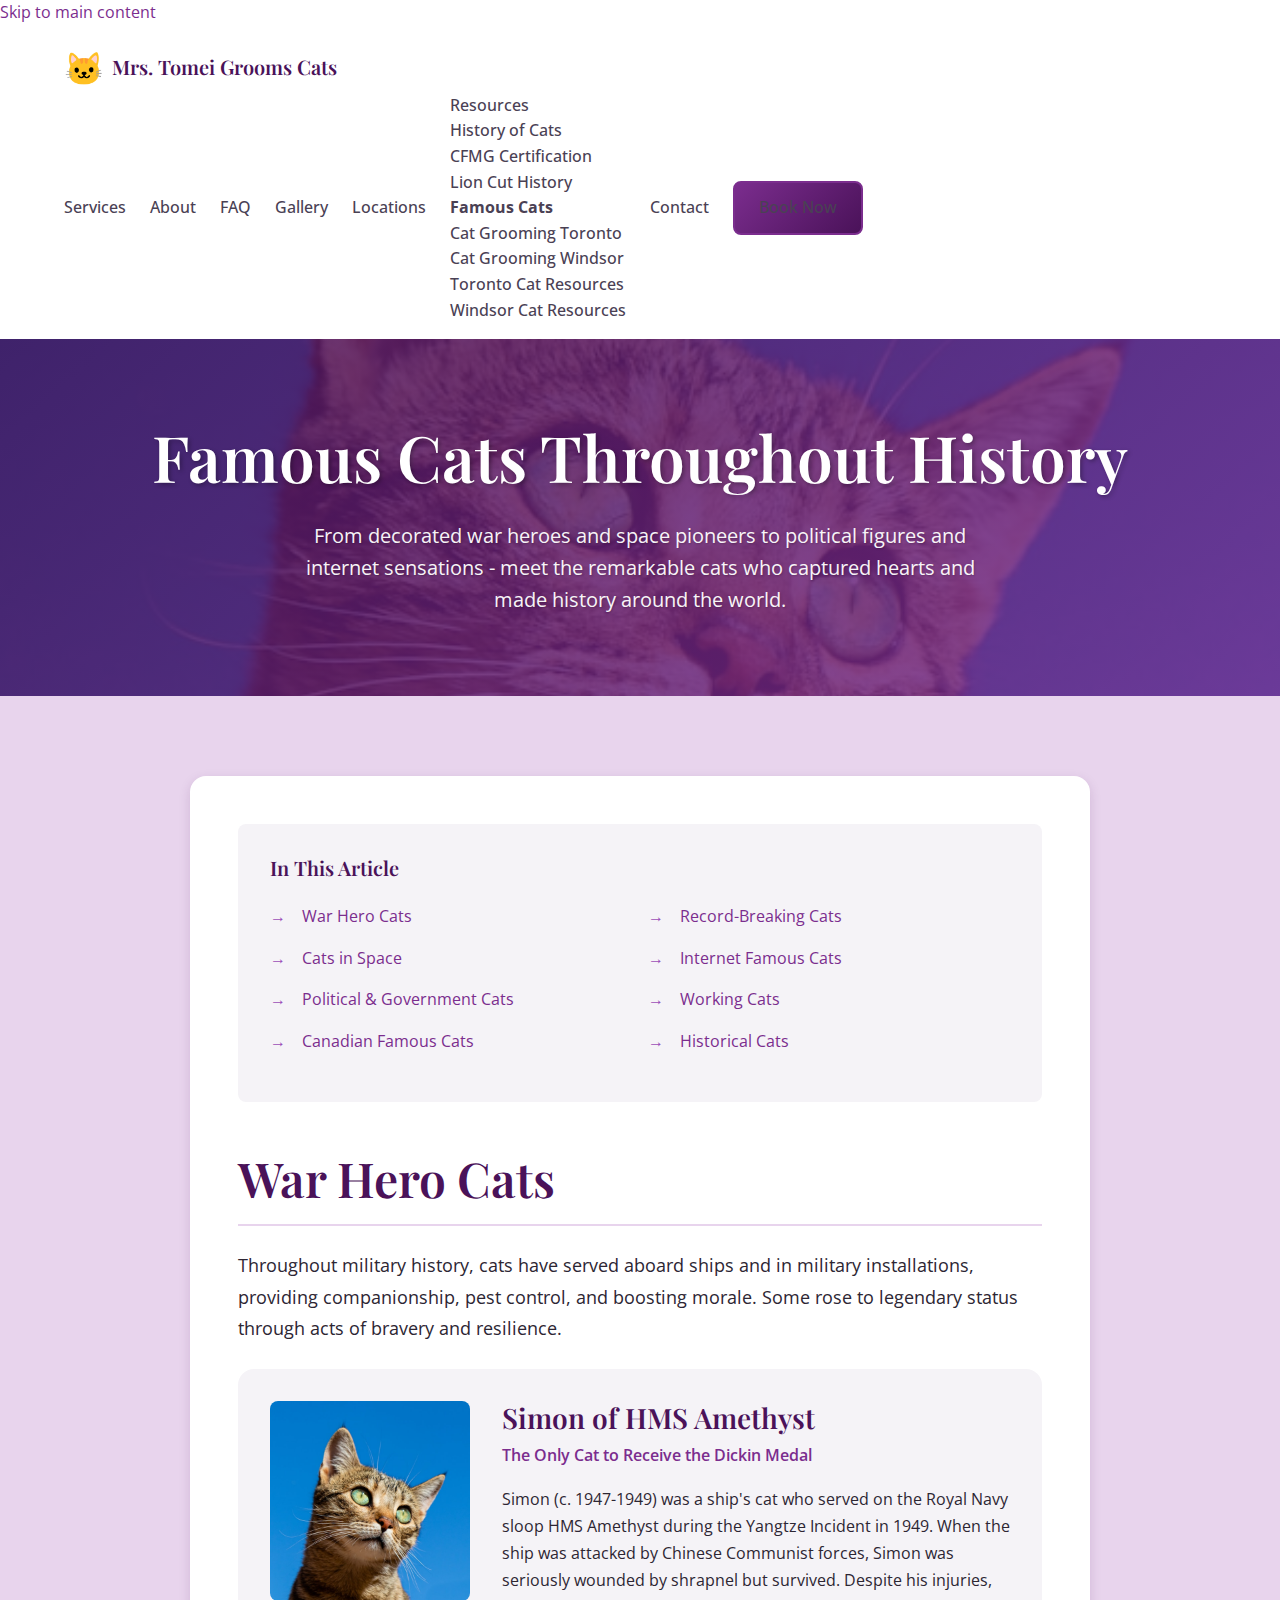
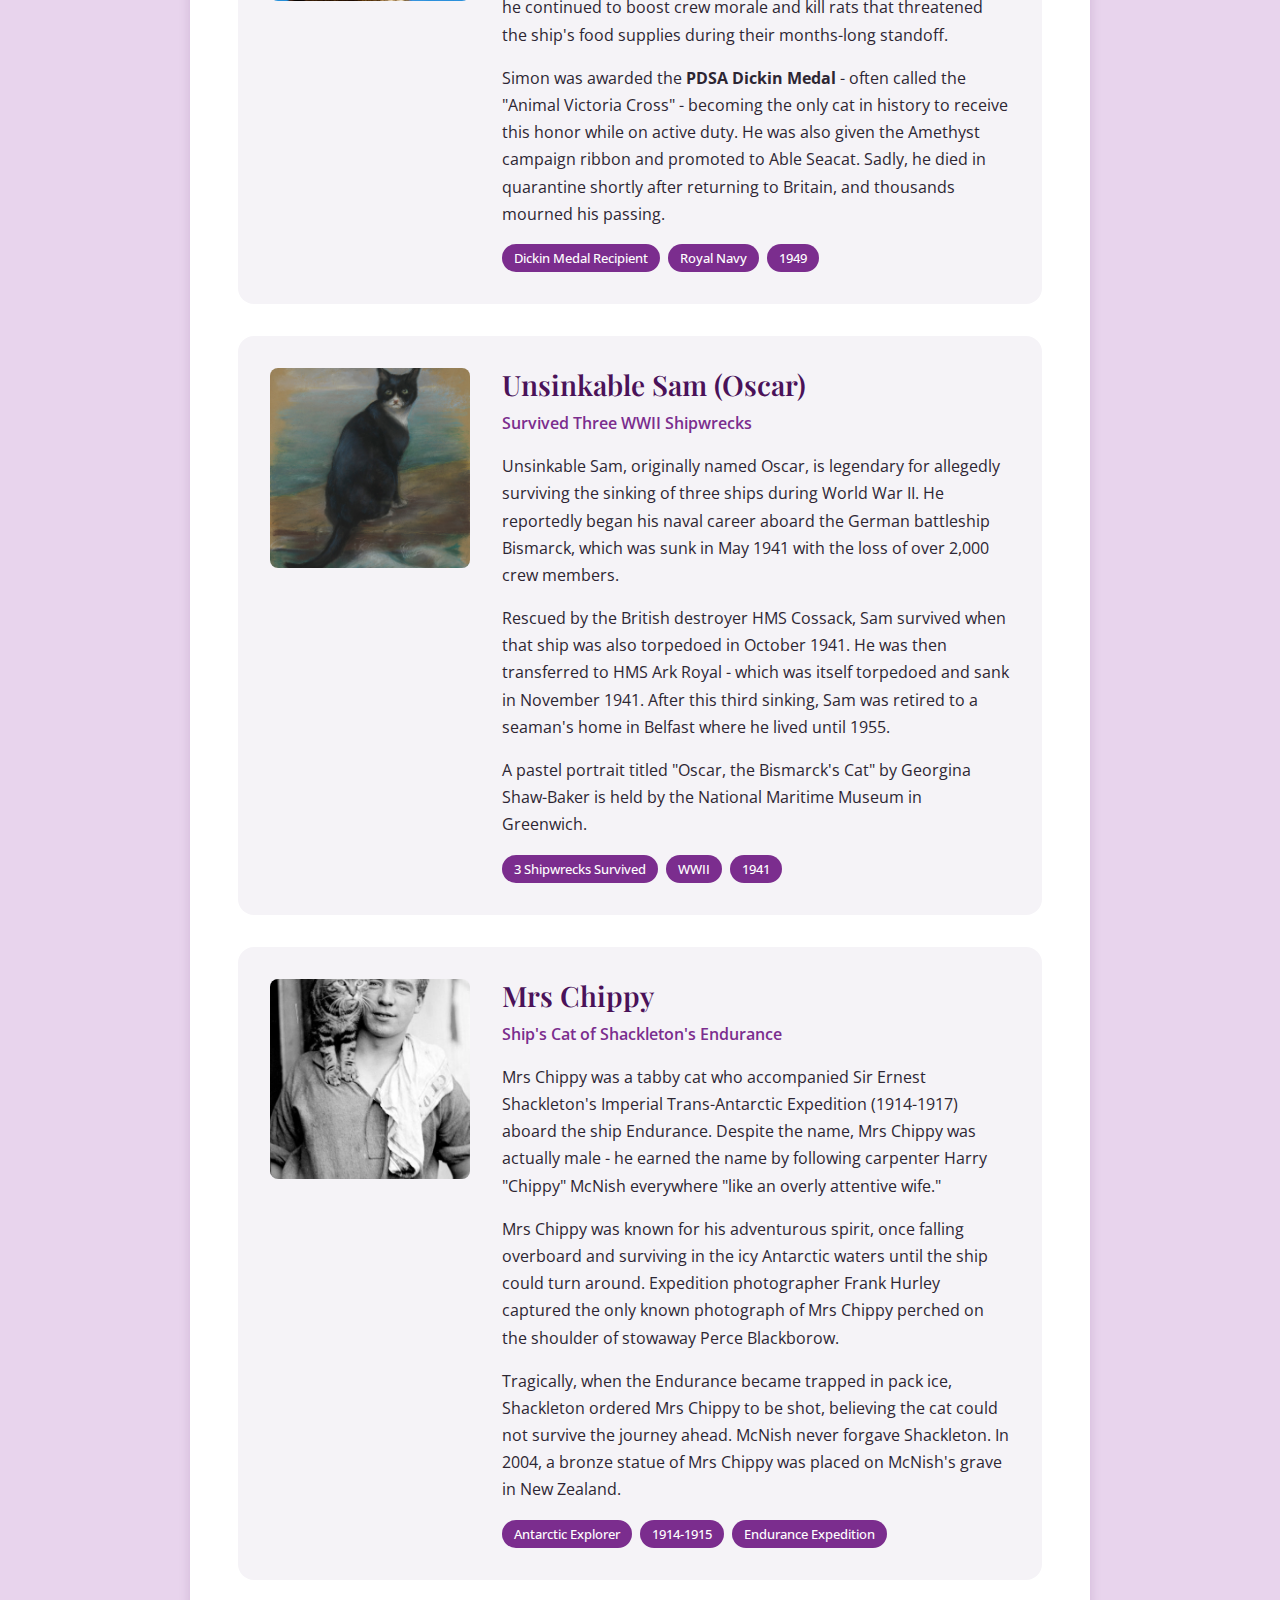
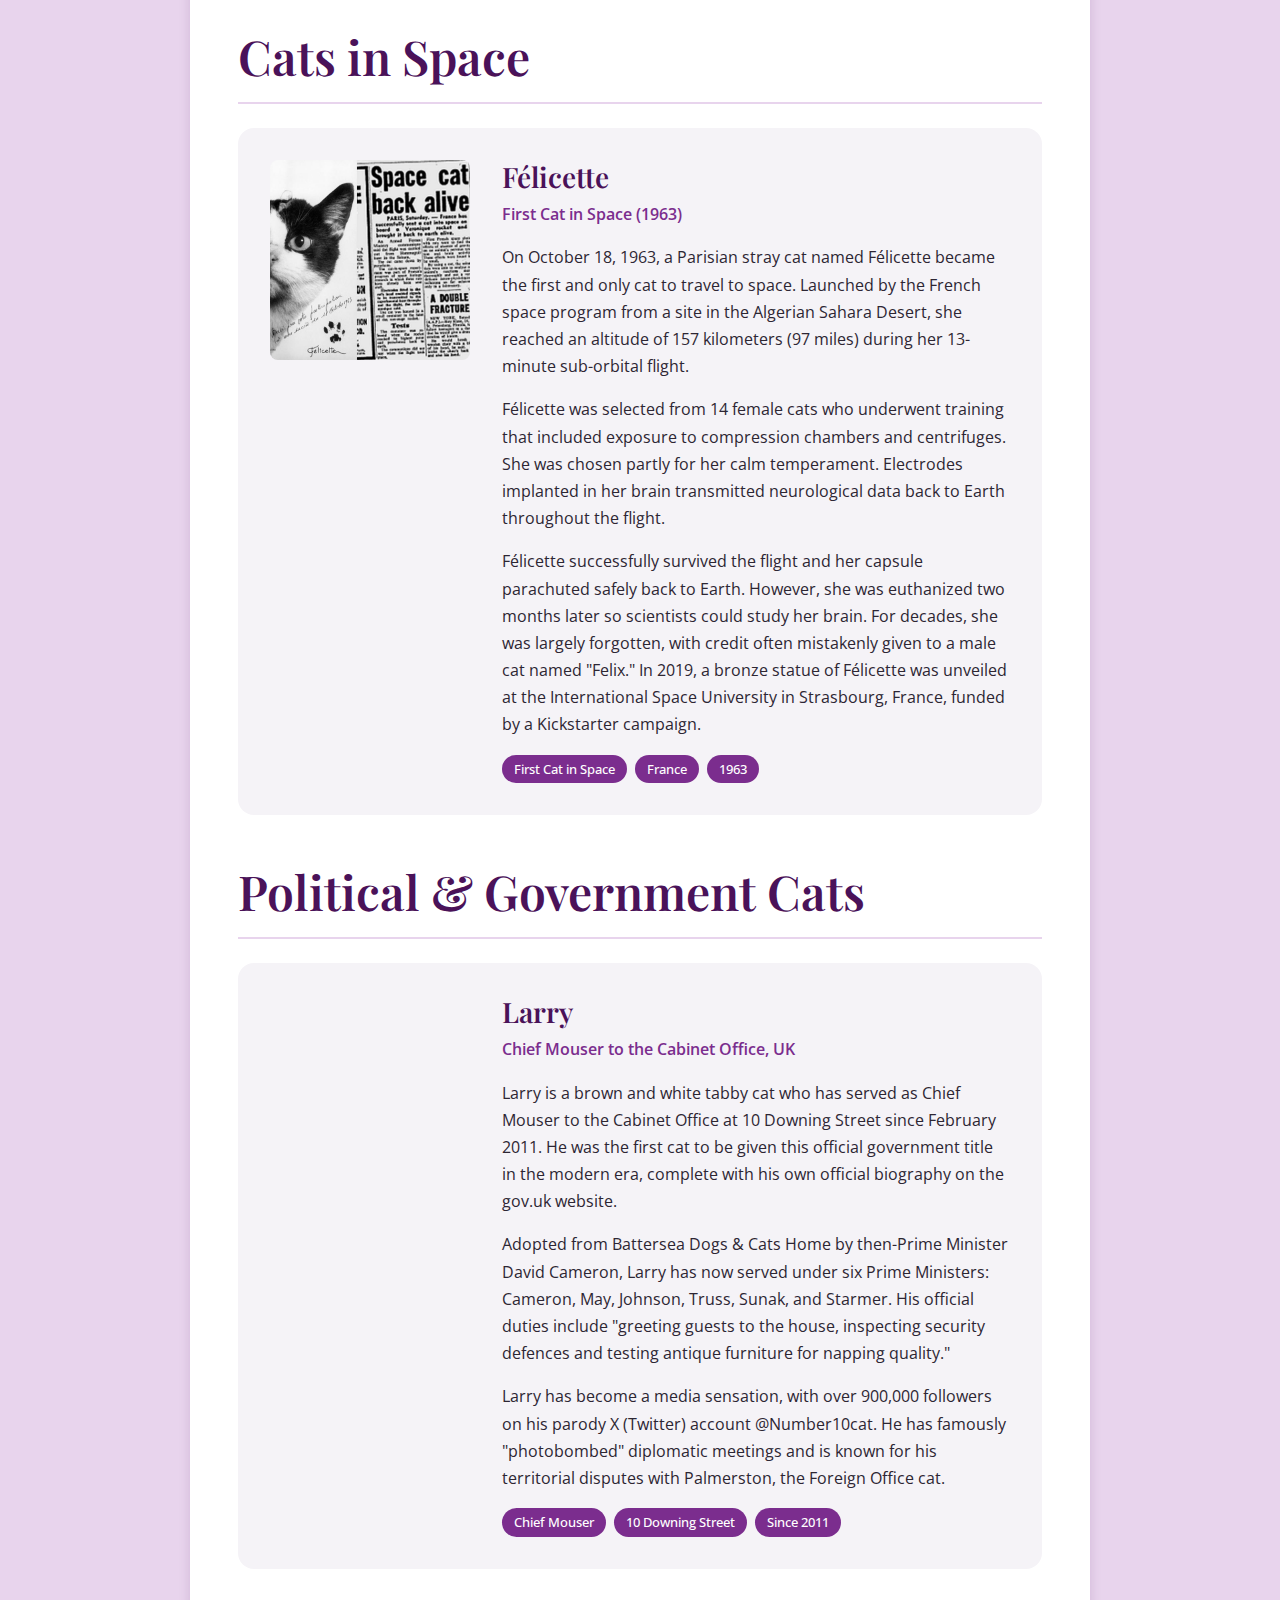
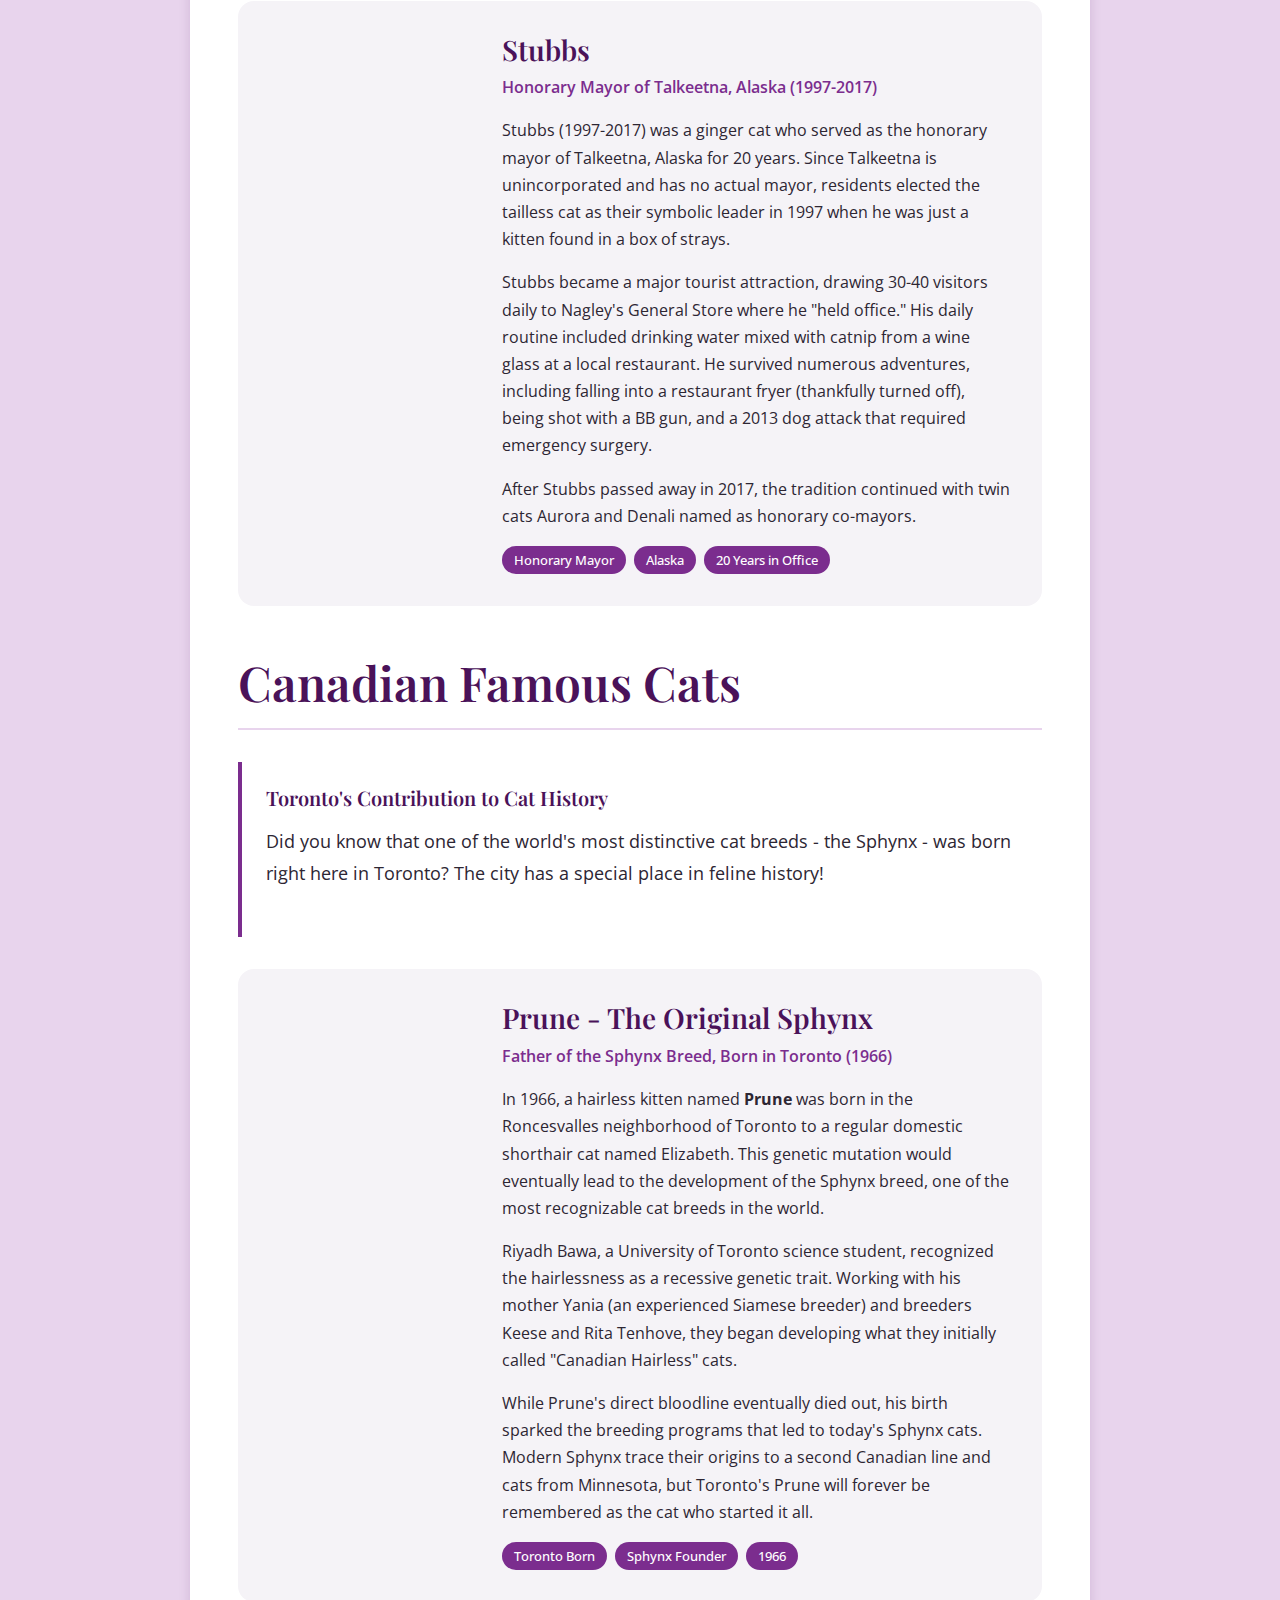
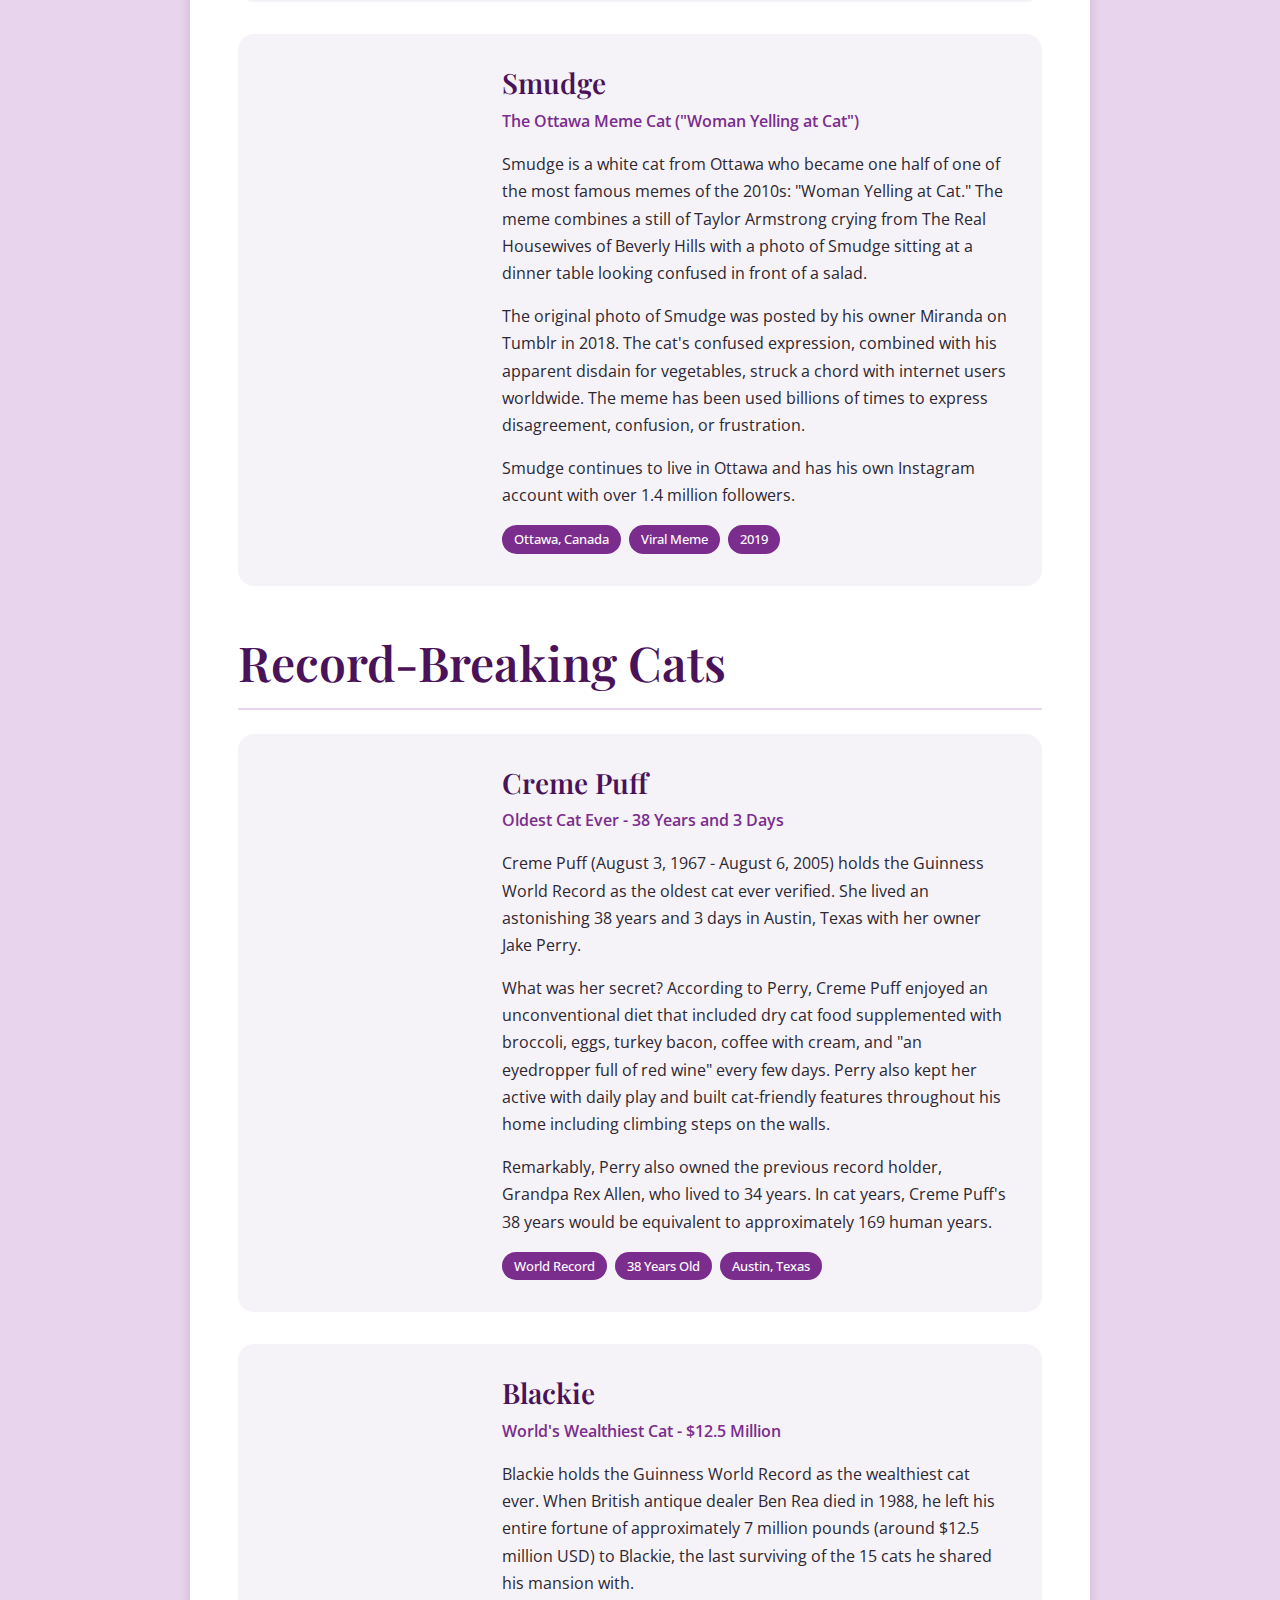
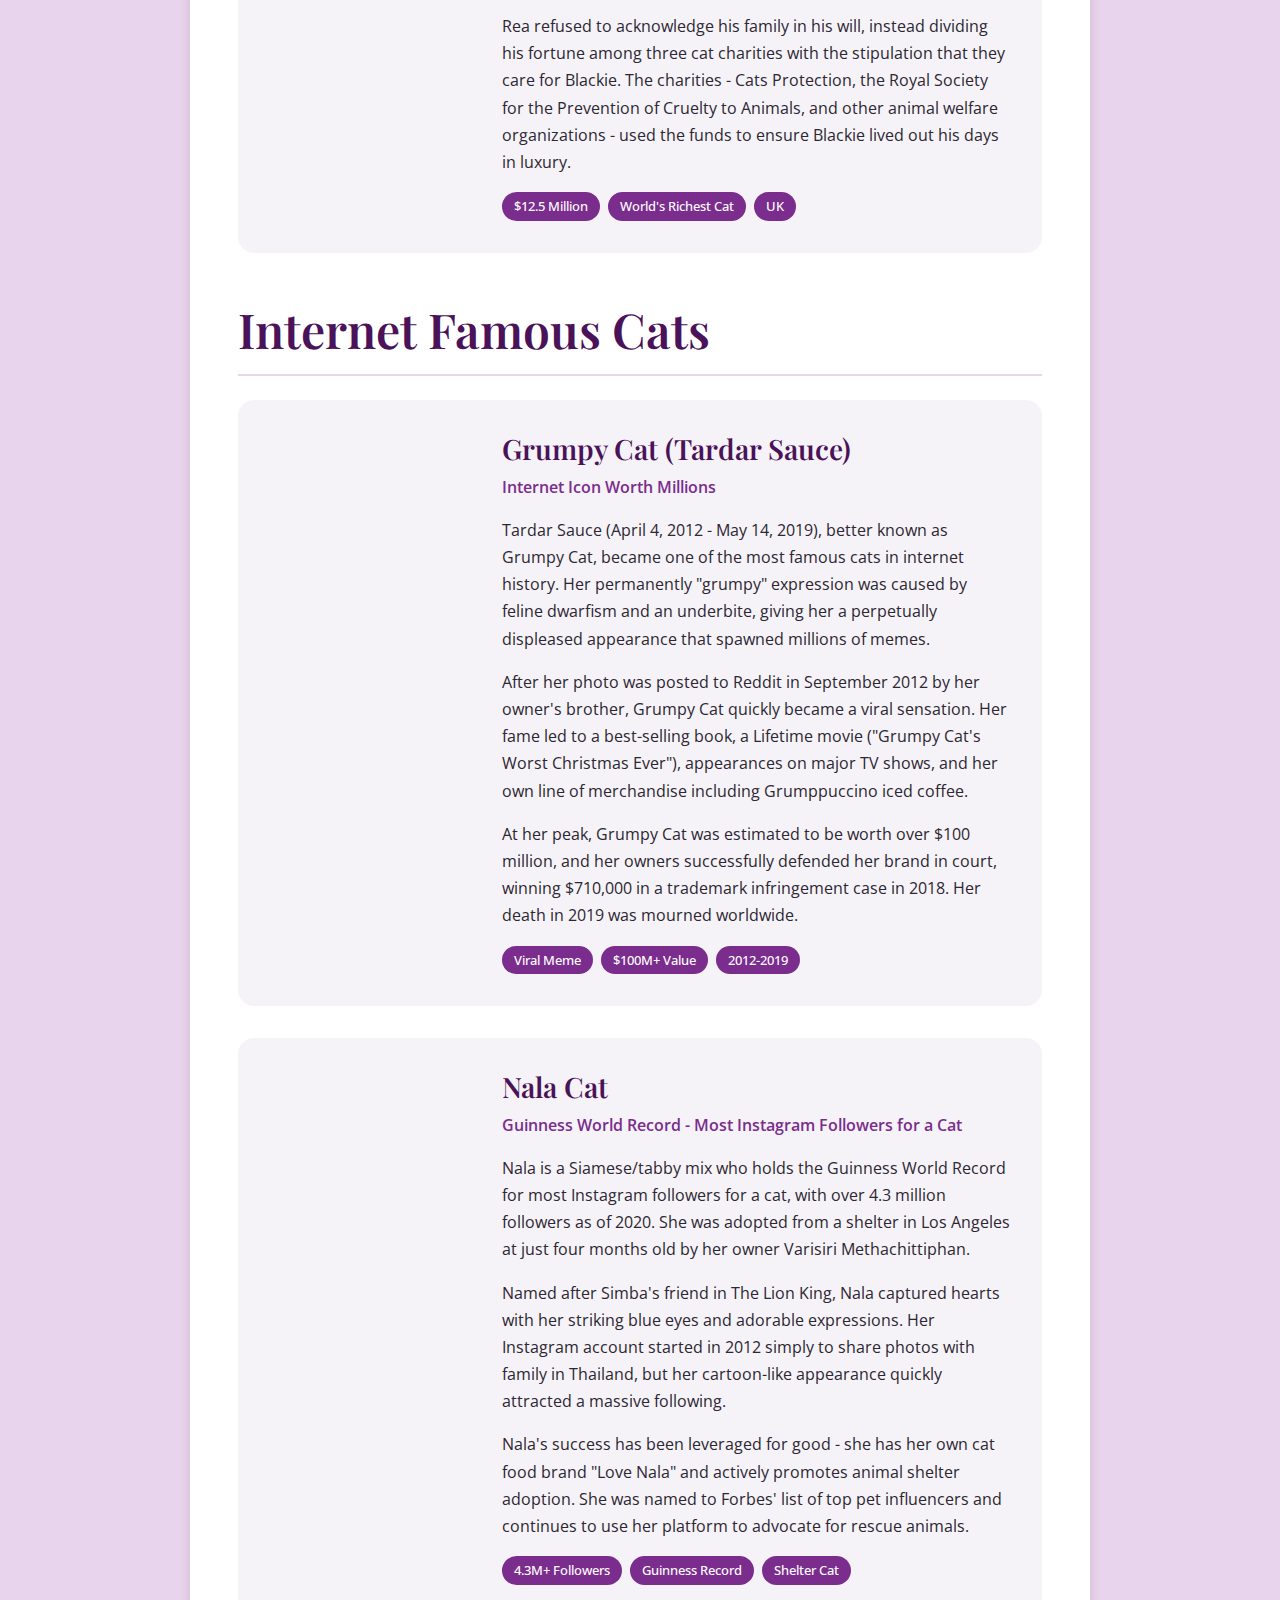
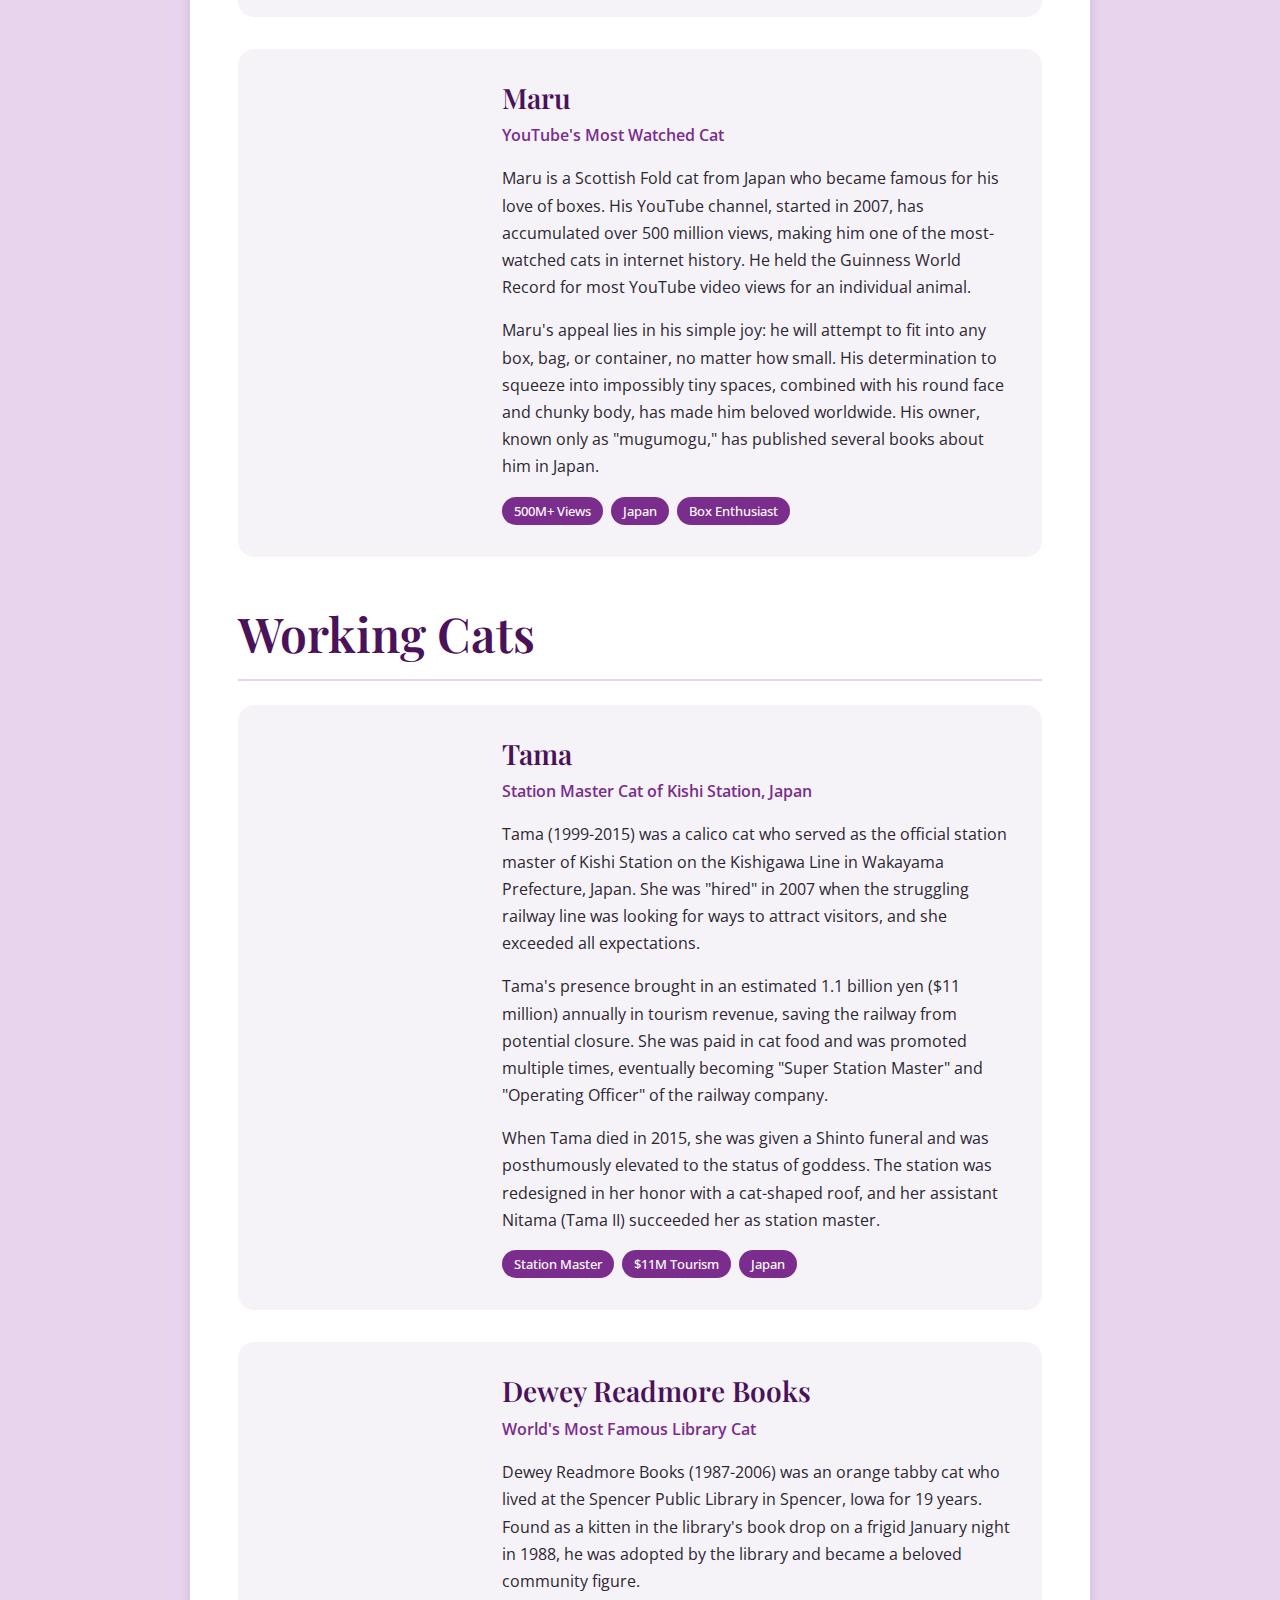
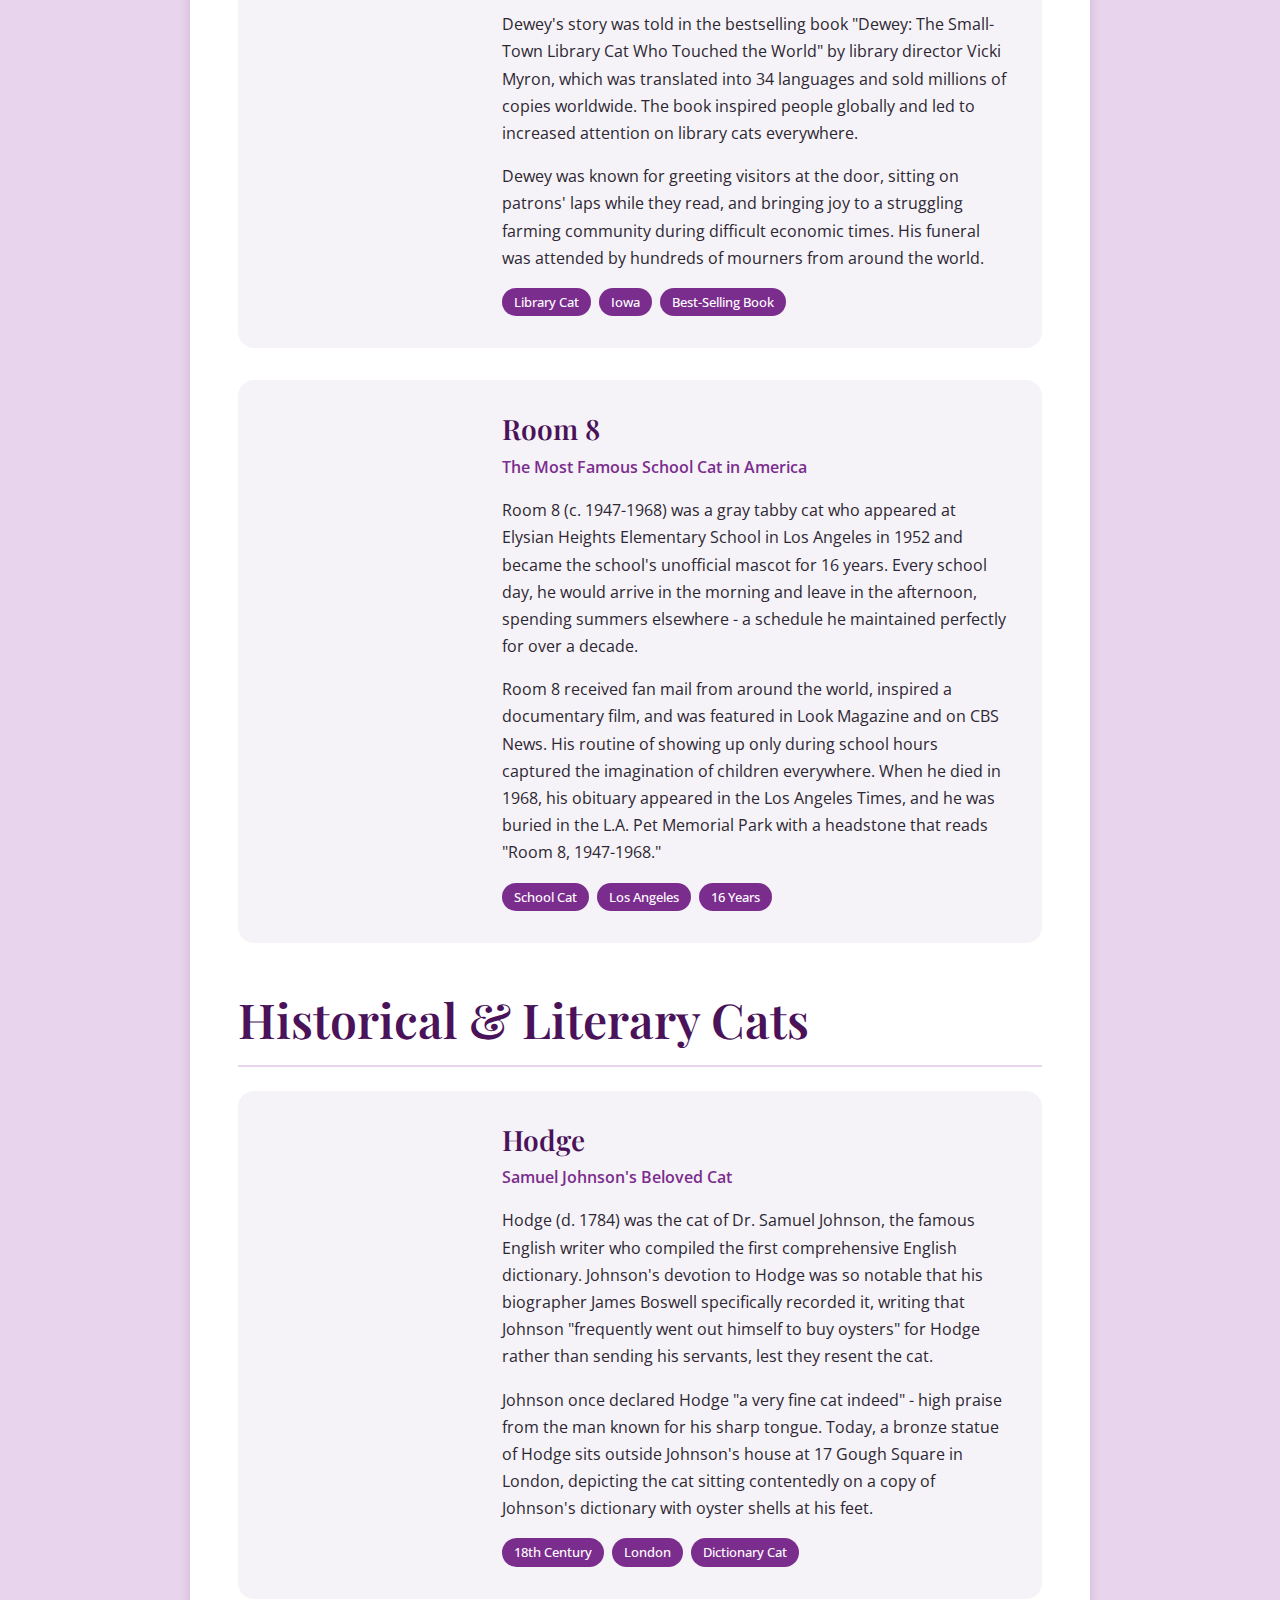
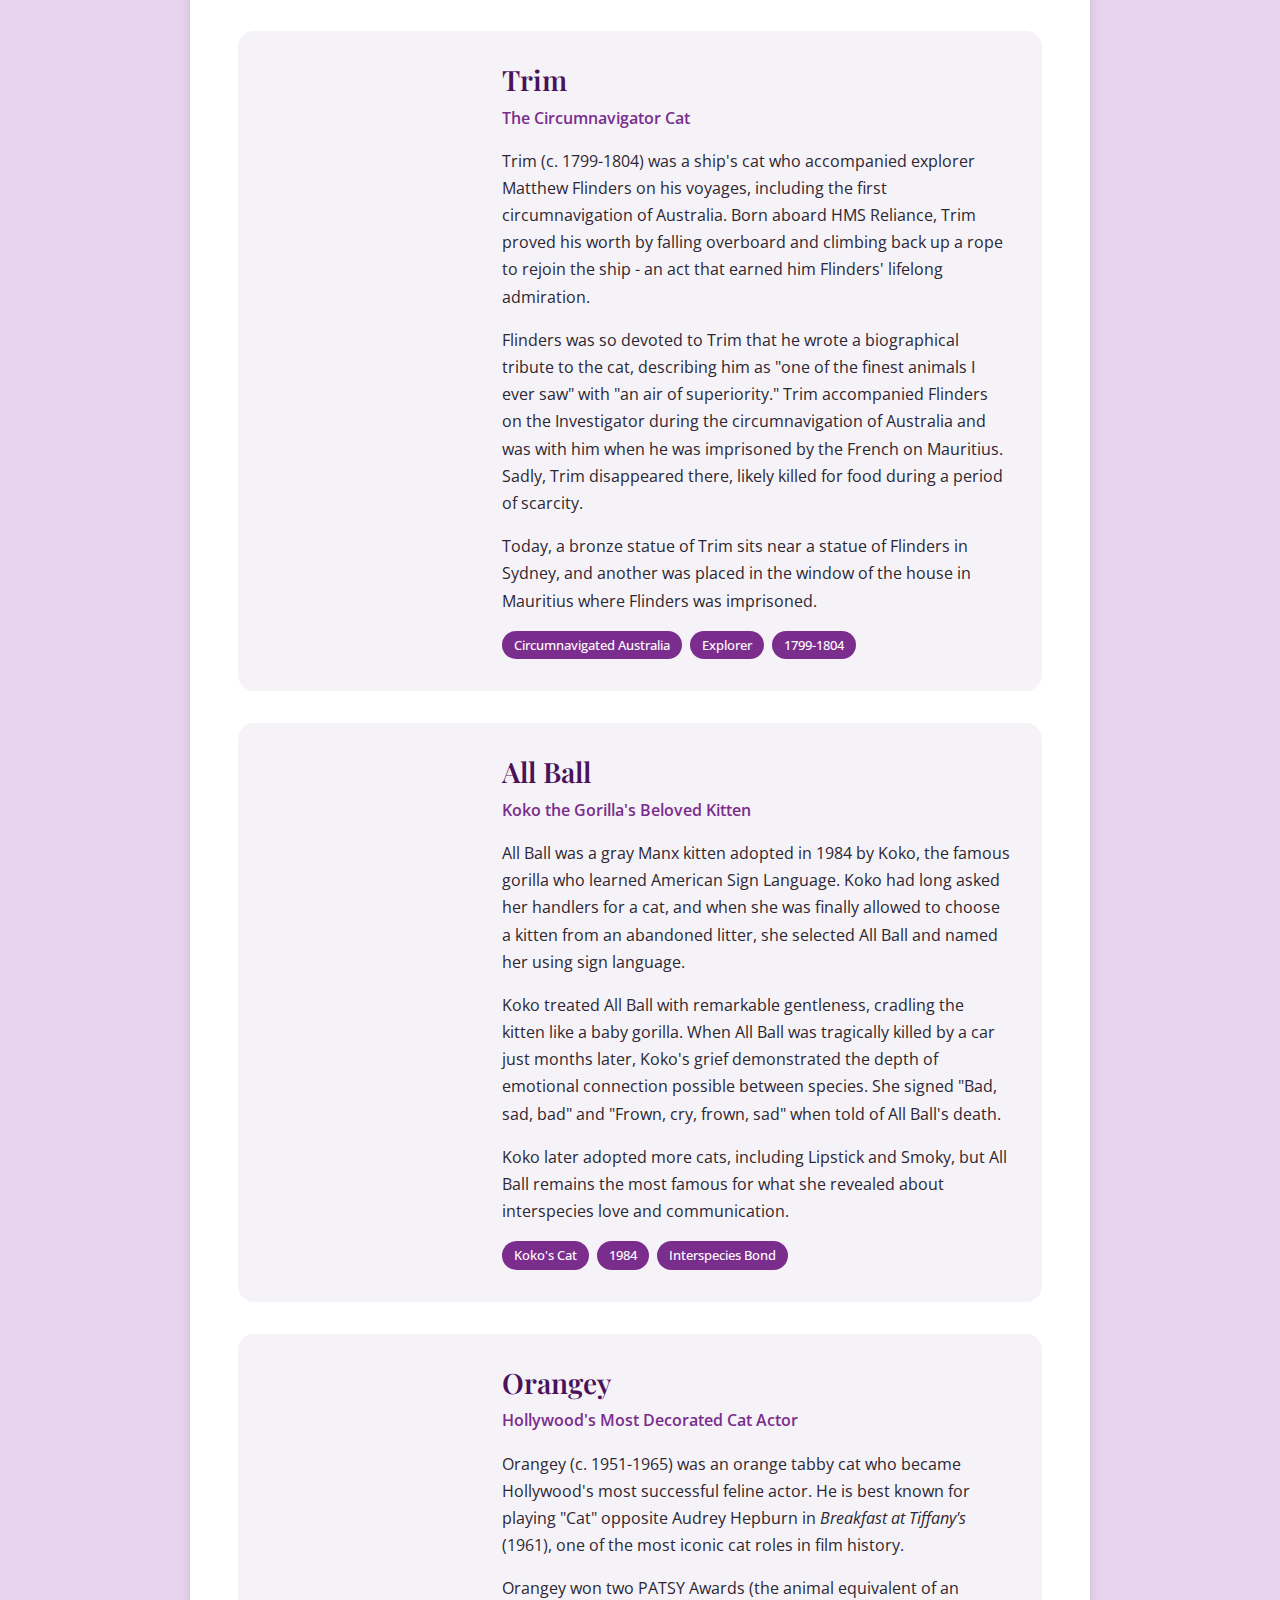
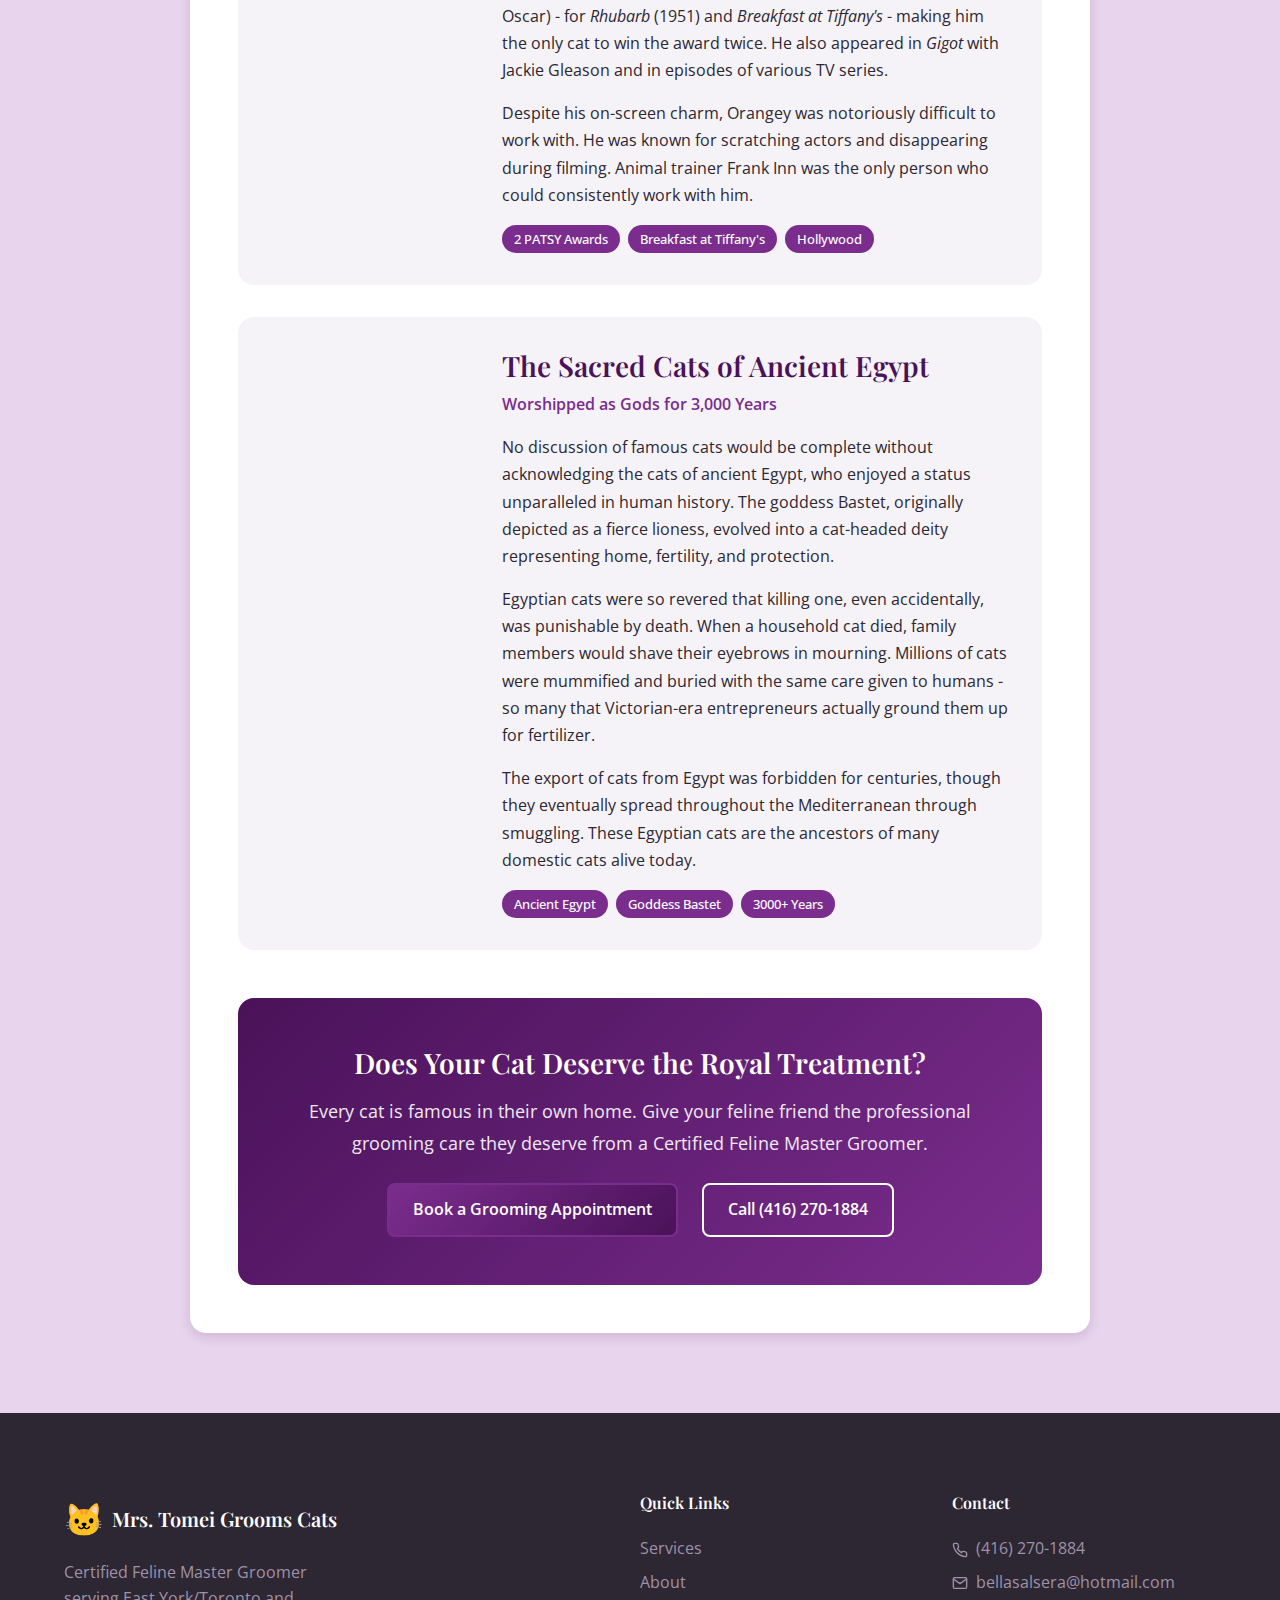
<file: famous-cats.html>
<!DOCTYPE html>
<html lang="en">
<head>
    <meta charset="UTF-8">
    <meta name="viewport" content="width=device-width, initial-scale=1.0">

    <!-- SEO Meta Tags -->
    <title>Famous Cats Throughout History | Mrs. Tomei Grooms Cats</title>
    <meta name="description" content="Discover the most famous cats in history - from Simon the war hero to Félicette the space cat, Larry the Chief Mouser, and Toronto's own Prune who founded the Sphynx breed. Explore cats who changed the world.">
    <meta name="keywords" content="famous cats, Simon HMS Amethyst, Félicette space cat, Larry Chief Mouser, Grumpy Cat, Nala Cat, Sphynx cat Toronto, Prune cat, Unsinkable Sam, cat history">
    <meta name="author" content="Mrs. Tomei Grooms Cats">
    <meta name="robots" content="index, follow">
    <link rel="canonical" href="https://jaystarz1.github.io/Mrs-Tomie-Grooms-Cats/famous-cats.html">

    <!-- Geographic Meta Tags -->
    <meta name="geo.region" content="CA-ON">
    <meta name="geo.placename" content="Toronto, East York, Windsor">

    <!-- Open Graph / Facebook -->
    <meta property="og:type" content="article">
    <meta property="og:title" content="Famous Cats Throughout History | Mrs. Tomei Grooms Cats">
    <meta property="og:description" content="Discover the most famous cats in history - war heroes, space travelers, political figures, and internet sensations.">
    <meta property="og:url" content="https://jaystarz1.github.io/Mrs-Tomie-Grooms-Cats/famous-cats.html">
    <meta property="og:site_name" content="Mrs. Tomei Grooms Cats">
    <meta property="og:locale" content="en_CA">

    <!-- Twitter Card -->
    <meta name="twitter:card" content="summary_large_image">
    <meta name="twitter:title" content="Famous Cats Throughout History">
    <meta name="twitter:description" content="From war heroes to space travelers - meet the cats who made history.">

    <!-- Google Fonts -->
    <link rel="preconnect" href="https://fonts.googleapis.com">
    <link rel="preconnect" href="https://fonts.gstatic.com" crossorigin>
    <link href="https://fonts.googleapis.com/css2?family=Playfair+Display:wght@500;600;700&family=Open+Sans:wght@400;500;600&display=swap" rel="stylesheet">

    <link rel="stylesheet" href="css/style.css?v=20251210b">

    <style>
        /* Page-specific styles */
        .article-hero {
            background: linear-gradient(135deg, rgba(74, 18, 89, 0.85) 0%, rgba(123, 45, 142, 0.85) 100%),
                        url('images/famous-cats/simon.jpg') center/cover no-repeat;
            color: var(--white);
            padding: var(--spacing-xxl) 0;
            text-align: center;
            min-height: 350px;
            display: flex;
            align-items: center;
        }

        .article-hero .container {
            width: 100%;
        }

        .article-hero h1 {
            color: var(--white);
            margin-bottom: var(--spacing-md);
            text-shadow: 2px 2px 4px rgba(0,0,0,0.3);
        }

        .article-hero .lead {
            font-size: 1.25rem;
            opacity: 0.95;
            max-width: 700px;
            margin: 0 auto;
            text-shadow: 1px 1px 2px rgba(0,0,0,0.2);
        }

        .article-content {
            padding: var(--spacing-xxl) 0;
            background: var(--primary-pale);
        }

        .article-body {
            max-width: 900px;
            margin: 0 auto;
            background: var(--white);
            padding: var(--spacing-xl);
            border-radius: var(--radius-lg);
            box-shadow: var(--shadow-md);
        }

        .article-body h2 {
            color: var(--primary-dark);
            margin-top: var(--spacing-xl);
            margin-bottom: var(--spacing-md);
            padding-bottom: var(--spacing-sm);
            border-bottom: 2px solid var(--primary-pale);
        }

        .article-body h2:first-of-type {
            margin-top: 0;
        }

        .article-body p {
            font-size: 1.1rem;
            line-height: 1.8;
            margin-bottom: var(--spacing-md);
        }

        .highlight-box {
            background: var(--white);
            border-left: 4px solid var(--primary);
            padding: var(--spacing-md);
            margin: var(--spacing-lg) 0;
            border-radius: 0 var(--radius-md) var(--radius-md) 0;
        }

        .highlight-box h4 {
            color: var(--primary-dark);
            margin-bottom: var(--spacing-sm);
        }

        .table-of-contents {
            background: var(--gray-100);
            padding: var(--spacing-lg);
            border-radius: var(--radius-md);
            margin-bottom: var(--spacing-xl);
        }

        .table-of-contents h4 {
            margin-bottom: var(--spacing-md);
            color: var(--primary-dark);
        }

        .table-of-contents ul {
            list-style: none;
            padding: 0;
            margin: 0;
            columns: 2;
        }

        .table-of-contents li {
            margin-bottom: var(--spacing-sm);
        }

        .table-of-contents a {
            color: var(--primary);
            text-decoration: none;
            display: flex;
            align-items: center;
            gap: var(--spacing-sm);
        }

        .table-of-contents a:hover {
            color: var(--primary-dark);
            text-decoration: underline;
        }

        .table-of-contents a::before {
            content: '→';
            color: var(--primary-light);
        }

        @media (max-width: 600px) {
            .table-of-contents ul {
                columns: 1;
            }
        }

        /* Famous cat cards */
        .famous-cat-card {
            display: flex;
            gap: var(--spacing-lg);
            padding: var(--spacing-lg);
            background: var(--gray-100);
            border-radius: var(--radius-lg);
            margin-bottom: var(--spacing-lg);
        }

        .famous-cat-card .cat-image {
            flex-shrink: 0;
            width: 200px;
        }

        .famous-cat-card .cat-image img {
            width: 100%;
            height: 200px;
            object-fit: cover;
            border-radius: var(--radius-md);
        }

        .famous-cat-card .cat-info h3 {
            color: var(--primary-dark);
            margin-bottom: var(--spacing-xs);
        }

        .famous-cat-card .cat-info h3 a {
            color: var(--primary-dark);
            text-decoration: none;
        }

        .famous-cat-card .cat-info h3 a:hover {
            color: var(--primary);
            text-decoration: underline;
        }

        .famous-cat-card .cat-subtitle {
            color: var(--primary);
            font-weight: 600;
            font-size: 0.95rem;
            margin-bottom: var(--spacing-sm);
        }

        .famous-cat-card .cat-info p {
            font-size: 1rem;
            line-height: 1.7;
            margin-bottom: var(--spacing-sm);
        }

        .cat-facts {
            display: flex;
            flex-wrap: wrap;
            gap: var(--spacing-xs);
            margin-top: var(--spacing-sm);
        }

        .fact-badge {
            background: var(--primary);
            color: var(--white);
            padding: 4px 12px;
            border-radius: 20px;
            font-size: 0.8rem;
            font-weight: 500;
        }

        @media (max-width: 768px) {
            .famous-cat-card {
                flex-direction: column;
            }

            .famous-cat-card .cat-image {
                width: 100%;
            }

            .famous-cat-card .cat-image img {
                height: 250px;
            }
        }

        /* Article CTA */
        .article-cta {
            background: linear-gradient(135deg, var(--primary-dark) 0%, var(--primary) 100%);
            color: var(--white);
            padding: var(--spacing-xl);
            border-radius: var(--radius-lg);
            text-align: center;
            margin-top: var(--spacing-xl);
        }

        .article-cta h3 {
            color: var(--white);
            margin-bottom: var(--spacing-sm);
        }

        .article-cta p {
            opacity: 0.9;
            margin-bottom: var(--spacing-md);
        }

        .cta-buttons {
            display: flex;
            gap: var(--spacing-md);
            justify-content: center;
            flex-wrap: wrap;
        }

        .cta-buttons .btn-outline {
            background: transparent;
            border: 2px solid var(--white);
            color: var(--white);
        }

        .cta-buttons .btn-outline:hover {
            background: var(--white);
            color: var(--primary-dark);
        }
    </style>

    <!-- Schema.org JSON-LD Structured Data -->
    <script type="application/ld+json">
    {
        "@context": "https://schema.org",
        "@type": "Article",
        "headline": "Famous Cats Throughout History",
        "description": "Discover the most famous cats in history - from war heroes to space travelers, political figures, and internet sensations.",
        "author": {
            "@type": "Organization",
            "name": "Mrs. Tomei Grooms Cats"
        },
        "publisher": {
            "@type": "Organization",
            "name": "Mrs. Tomei Grooms Cats",
            "url": "https://jaystarz1.github.io/Mrs-Tomie-Grooms-Cats/"
        },
        "datePublished": "2025-12-10",
        "dateModified": "2025-12-10",
        "mainEntityOfPage": {
            "@type": "WebPage",
            "@id": "https://jaystarz1.github.io/Mrs-Tomie-Grooms-Cats/famous-cats.html"
        }
    }
    </script>
</head>
<body>
    <!-- Skip Link for Accessibility -->
    <a href="#main-content" class="skip-link">Skip to main content</a>

    <!-- Cookie Consent Banner -->
    <div id="cookie-consent" class="cookie-banner" style="display: none;">
        <div class="container">
            <div class="cookie-content">
                <p>We use cookies to improve your experience. By continuing to visit this site you agree to our use of cookies. <a href="privacy.html">Learn more</a></p>
                <div class="cookie-buttons">
                    <button onclick="acceptCookies()" class="btn btn-primary btn-sm">Accept</button>
                    <button onclick="declineCookies()" class="btn btn-outline btn-sm">Decline</button>
                </div>
            </div>
        </div>
    </div>

    <!-- Navigation -->
    <nav class="navbar">
        <div class="container">
            <a href="index.html" class="logo">
                <span class="logo-icon">🐱</span>
                <span class="logo-text">Mrs. Tomei Grooms Cats</span>
            </a>
            <button class="nav-toggle" aria-label="Toggle navigation">
                <span></span>
                <span></span>
                <span></span>
            </button>
            <ul class="nav-menu">
                <li><a href="index.html#services">Services</a></li>
                <li><a href="index.html#about">About</a></li>
                <li><a href="index.html#faq">FAQ</a></li>
                <li><a href="index.html#gallery">Gallery</a></li>
                <li><a href="index.html#locations">Locations</a></li>
                <li class="nav-dropdown">
                    <a href="#" class="nav-dropdown-toggle">Resources</a>
                    <ul class="nav-dropdown-menu">
                        <li><a href="history-of-cats.html">History of Cats</a></li>
                        <li><a href="cfmg-certification.html">CFMG Certification</a></li>
                        <li><a href="lion-cut-history.html">Lion Cut History</a></li>
                        <li><a href="famous-cats.html"><strong>Famous Cats</strong></a></li>
                        <li class="dropdown-divider"></li>
                        <li><a href="cat-grooming-toronto.html">Cat Grooming Toronto</a></li>
                        <li><a href="cat-grooming-windsor.html">Cat Grooming Windsor</a></li>
                        <li class="dropdown-divider"></li>
                        <li><a href="cat-resources-toronto.html">Toronto Cat Resources</a></li>
                        <li><a href="cat-resources-windsor.html">Windsor Cat Resources</a></li>
                    </ul>
                </li>
                <li><a href="index.html#contact">Contact</a></li>
                <li><a href="index.html#contact" class="btn btn-primary">Book Now</a></li>
            </ul>
        </div>
    </nav>

    <!-- Article Hero (Simple page header, NOT the big homepage hero) -->
    <main id="main-content">
        <section class="article-hero">
            <div class="container">
                <h1>Famous Cats Throughout History</h1>
                <p class="lead">From decorated war heroes and space pioneers to political figures and internet sensations - meet the remarkable cats who captured hearts and made history around the world.</p>
            </div>
        </section>

        <!-- Article Content -->
        <section class="article-content">
            <div class="container">
                <div class="article-body">

                    <!-- Table of Contents -->
                    <nav class="table-of-contents">
                        <h4>In This Article</h4>
                        <ul>
                            <li><a href="#war-heroes">War Hero Cats</a></li>
                            <li><a href="#space-cats">Cats in Space</a></li>
                            <li><a href="#political-cats">Political & Government Cats</a></li>
                            <li><a href="#canadian-cats">Canadian Famous Cats</a></li>
                            <li><a href="#record-breakers">Record-Breaking Cats</a></li>
                            <li><a href="#internet-cats">Internet Famous Cats</a></li>
                            <li><a href="#working-cats">Working Cats</a></li>
                            <li><a href="#historical-cats">Historical Cats</a></li>
                        </ul>
                    </nav>

                    <!-- WAR HERO CATS -->
                    <h2 id="war-heroes">War Hero Cats</h2>

                    <p>Throughout military history, cats have served aboard ships and in military installations, providing companionship, pest control, and boosting morale. Some rose to legendary status through acts of bravery and resilience.</p>

                    <div class="famous-cat-card">
                        <div class="cat-image">
                            <img src="images/famous-cats/simon.jpg" alt="Simon the ship's cat who served on HMS Amethyst" loading="lazy">
                        </div>
                        <div class="cat-info">
                            <h3><a href="https://en.wikipedia.org/wiki/Simon_(cat)" target="_blank" rel="noopener">Simon of HMS Amethyst</a></h3>
                            <p class="cat-subtitle">The Only Cat to Receive the Dickin Medal</p>
                            <p>Simon (c. 1947-1949) was a ship's cat who served on the Royal Navy sloop HMS Amethyst during the Yangtze Incident in 1949. When the ship was attacked by Chinese Communist forces, Simon was seriously wounded by shrapnel but survived. Despite his injuries, he continued to boost crew morale and kill rats that threatened the ship's food supplies during their months-long standoff.</p>
                            <p>Simon was awarded the <strong>PDSA Dickin Medal</strong> - often called the "Animal Victoria Cross" - becoming the only cat in history to receive this honor while on active duty. He was also given the Amethyst campaign ribbon and promoted to Able Seacat. Sadly, he died in quarantine shortly after returning to Britain, and thousands mourned his passing.</p>
                            <div class="cat-facts">
                                <span class="fact-badge">Dickin Medal Recipient</span>
                                <span class="fact-badge">Royal Navy</span>
                                <span class="fact-badge">1949</span>
                            </div>
                        </div>
                    </div>

                    <div class="famous-cat-card">
                        <div class="cat-image">
                            <img src="images/famous-cats/unsinkable-sam.jpg" alt="Unsinkable Sam, the cat who survived three shipwrecks" loading="lazy">
                        </div>
                        <div class="cat-info">
                            <h3><a href="https://en.wikipedia.org/wiki/Unsinkable_Sam" target="_blank" rel="noopener">Unsinkable Sam (Oscar)</a></h3>
                            <p class="cat-subtitle">Survived Three WWII Shipwrecks</p>
                            <p>Unsinkable Sam, originally named Oscar, is legendary for allegedly surviving the sinking of three ships during World War II. He reportedly began his naval career aboard the German battleship Bismarck, which was sunk in May 1941 with the loss of over 2,000 crew members.</p>
                            <p>Rescued by the British destroyer HMS Cossack, Sam survived when that ship was also torpedoed in October 1941. He was then transferred to HMS Ark Royal - which was itself torpedoed and sank in November 1941. After this third sinking, Sam was retired to a seaman's home in Belfast where he lived until 1955.</p>
                            <p>A pastel portrait titled "Oscar, the Bismarck's Cat" by Georgina Shaw-Baker is held by the National Maritime Museum in Greenwich.</p>
                            <div class="cat-facts">
                                <span class="fact-badge">3 Shipwrecks Survived</span>
                                <span class="fact-badge">WWII</span>
                                <span class="fact-badge">1941</span>
                            </div>
                        </div>
                    </div>

                    <div class="famous-cat-card">
                        <div class="cat-image">
                            <img src="images/famous-cats/mrs-chippy.jpg" alt="Mrs Chippy, the ship's cat from Shackleton's Endurance expedition" loading="lazy">
                        </div>
                        <div class="cat-info">
                            <h3><a href="https://en.wikipedia.org/wiki/Mrs._Chippy" target="_blank" rel="noopener">Mrs Chippy</a></h3>
                            <p class="cat-subtitle">Ship's Cat of Shackleton's Endurance</p>
                            <p>Mrs Chippy was a tabby cat who accompanied Sir Ernest Shackleton's Imperial Trans-Antarctic Expedition (1914-1917) aboard the ship Endurance. Despite the name, Mrs Chippy was actually male - he earned the name by following carpenter Harry "Chippy" McNish everywhere "like an overly attentive wife."</p>
                            <p>Mrs Chippy was known for his adventurous spirit, once falling overboard and surviving in the icy Antarctic waters until the ship could turn around. Expedition photographer Frank Hurley captured the only known photograph of Mrs Chippy perched on the shoulder of stowaway Perce Blackborow.</p>
                            <p>Tragically, when the Endurance became trapped in pack ice, Shackleton ordered Mrs Chippy to be shot, believing the cat could not survive the journey ahead. McNish never forgave Shackleton. In 2004, a bronze statue of Mrs Chippy was placed on McNish's grave in New Zealand.</p>
                            <div class="cat-facts">
                                <span class="fact-badge">Antarctic Explorer</span>
                                <span class="fact-badge">1914-1915</span>
                                <span class="fact-badge">Endurance Expedition</span>
                            </div>
                        </div>
                    </div>

                    <!-- SPACE CATS -->
                    <h2 id="space-cats">Cats in Space</h2>

                    <div class="famous-cat-card">
                        <div class="cat-image">
                            <img src="images/famous-cats/felicette.jpg" alt="Félicette, the first cat in space" loading="lazy">
                        </div>
                        <div class="cat-info">
                            <h3><a href="https://en.wikipedia.org/wiki/F%C3%A9licette" target="_blank" rel="noopener">Félicette</a></h3>
                            <p class="cat-subtitle">First Cat in Space (1963)</p>
                            <p>On October 18, 1963, a Parisian stray cat named Félicette became the first and only cat to travel to space. Launched by the French space program from a site in the Algerian Sahara Desert, she reached an altitude of 157 kilometers (97 miles) during her 13-minute sub-orbital flight.</p>
                            <p>Félicette was selected from 14 female cats who underwent training that included exposure to compression chambers and centrifuges. She was chosen partly for her calm temperament. Electrodes implanted in her brain transmitted neurological data back to Earth throughout the flight.</p>
                            <p>Félicette successfully survived the flight and her capsule parachuted safely back to Earth. However, she was euthanized two months later so scientists could study her brain. For decades, she was largely forgotten, with credit often mistakenly given to a male cat named "Felix." In 2019, a bronze statue of Félicette was unveiled at the International Space University in Strasbourg, France, funded by a Kickstarter campaign.</p>
                            <div class="cat-facts">
                                <span class="fact-badge">First Cat in Space</span>
                                <span class="fact-badge">France</span>
                                <span class="fact-badge">1963</span>
                            </div>
                        </div>
                    </div>

                    <!-- POLITICAL CATS -->
                    <h2 id="political-cats">Political & Government Cats</h2>

                    <div class="famous-cat-card">
                        <div class="cat-image">
                            <img src="images/famous-cats/larry.jpg" alt="Larry the cat, Chief Mouser at 10 Downing Street" loading="lazy">
                        </div>
                        <div class="cat-info">
                            <h3><a href="https://en.wikipedia.org/wiki/Larry_(cat)" target="_blank" rel="noopener">Larry</a></h3>
                            <p class="cat-subtitle">Chief Mouser to the Cabinet Office, UK</p>
                            <p>Larry is a brown and white tabby cat who has served as Chief Mouser to the Cabinet Office at 10 Downing Street since February 2011. He was the first cat to be given this official government title in the modern era, complete with his own official biography on the gov.uk website.</p>
                            <p>Adopted from Battersea Dogs & Cats Home by then-Prime Minister David Cameron, Larry has now served under six Prime Ministers: Cameron, May, Johnson, Truss, Sunak, and Starmer. His official duties include "greeting guests to the house, inspecting security defences and testing antique furniture for napping quality."</p>
                            <p>Larry has become a media sensation, with over 900,000 followers on his parody X (Twitter) account @Number10cat. He has famously "photobombed" diplomatic meetings and is known for his territorial disputes with Palmerston, the Foreign Office cat.</p>
                            <div class="cat-facts">
                                <span class="fact-badge">Chief Mouser</span>
                                <span class="fact-badge">10 Downing Street</span>
                                <span class="fact-badge">Since 2011</span>
                            </div>
                        </div>
                    </div>

                    <div class="famous-cat-card">
                        <div class="cat-image">
                            <img src="images/famous-cats/stubbs.jpg" alt="Stubbs the cat, honorary mayor of Talkeetna, Alaska" loading="lazy">
                        </div>
                        <div class="cat-info">
                            <h3><a href="https://en.wikipedia.org/wiki/Stubbs_(cat)" target="_blank" rel="noopener">Stubbs</a></h3>
                            <p class="cat-subtitle">Honorary Mayor of Talkeetna, Alaska (1997-2017)</p>
                            <p>Stubbs (1997-2017) was a ginger cat who served as the honorary mayor of Talkeetna, Alaska for 20 years. Since Talkeetna is unincorporated and has no actual mayor, residents elected the tailless cat as their symbolic leader in 1997 when he was just a kitten found in a box of strays.</p>
                            <p>Stubbs became a major tourist attraction, drawing 30-40 visitors daily to Nagley's General Store where he "held office." His daily routine included drinking water mixed with catnip from a wine glass at a local restaurant. He survived numerous adventures, including falling into a restaurant fryer (thankfully turned off), being shot with a BB gun, and a 2013 dog attack that required emergency surgery.</p>
                            <p>After Stubbs passed away in 2017, the tradition continued with twin cats Aurora and Denali named as honorary co-mayors.</p>
                            <div class="cat-facts">
                                <span class="fact-badge">Honorary Mayor</span>
                                <span class="fact-badge">Alaska</span>
                                <span class="fact-badge">20 Years in Office</span>
                            </div>
                        </div>
                    </div>

                    <!-- CANADIAN CATS -->
                    <h2 id="canadian-cats">Canadian Famous Cats</h2>

                    <div class="highlight-box">
                        <h4>Toronto's Contribution to Cat History</h4>
                        <p>Did you know that one of the world's most distinctive cat breeds - the Sphynx - was born right here in Toronto? The city has a special place in feline history!</p>
                    </div>

                    <div class="famous-cat-card">
                        <div class="cat-image">
                            <img src="images/famous-cats/sphynx-toronto.jpg" alt="Sphynx cat, the breed that originated in Toronto" loading="lazy">
                        </div>
                        <div class="cat-info">
                            <h3><a href="https://en.wikipedia.org/wiki/Sphynx_cat#History" target="_blank" rel="noopener">Prune - The Original Sphynx</a></h3>
                            <p class="cat-subtitle">Father of the Sphynx Breed, Born in Toronto (1966)</p>
                            <p>In 1966, a hairless kitten named <strong>Prune</strong> was born in the Roncesvalles neighborhood of Toronto to a regular domestic shorthair cat named Elizabeth. This genetic mutation would eventually lead to the development of the Sphynx breed, one of the most recognizable cat breeds in the world.</p>
                            <p>Riyadh Bawa, a University of Toronto science student, recognized the hairlessness as a recessive genetic trait. Working with his mother Yania (an experienced Siamese breeder) and breeders Keese and Rita Tenhove, they began developing what they initially called "Canadian Hairless" cats.</p>
                            <p>While Prune's direct bloodline eventually died out, his birth sparked the breeding programs that led to today's Sphynx cats. Modern Sphynx trace their origins to a second Canadian line and cats from Minnesota, but Toronto's Prune will forever be remembered as the cat who started it all.</p>
                            <div class="cat-facts">
                                <span class="fact-badge">Toronto Born</span>
                                <span class="fact-badge">Sphynx Founder</span>
                                <span class="fact-badge">1966</span>
                            </div>
                        </div>
                    </div>

                    <div class="famous-cat-card">
                        <div class="cat-image">
                            <img src="images/famous-cats/smudge.jpg" alt="Smudge the white cat from the Woman Yelling at Cat meme, sitting at a dinner table" loading="lazy">
                        </div>
                        <div class="cat-info">
                            <h3><a href="https://en.wikipedia.org/wiki/Woman_Yelling_at_a_Cat" target="_blank" rel="noopener">Smudge</a></h3>
                            <p class="cat-subtitle">The Ottawa Meme Cat ("Woman Yelling at Cat")</p>
                            <p>Smudge is a white cat from Ottawa who became one half of one of the most famous memes of the 2010s: "Woman Yelling at Cat." The meme combines a still of Taylor Armstrong crying from The Real Housewives of Beverly Hills with a photo of Smudge sitting at a dinner table looking confused in front of a salad.</p>
                            <p>The original photo of Smudge was posted by his owner Miranda on Tumblr in 2018. The cat's confused expression, combined with his apparent disdain for vegetables, struck a chord with internet users worldwide. The meme has been used billions of times to express disagreement, confusion, or frustration.</p>
                            <p>Smudge continues to live in Ottawa and has his own Instagram account with over 1.4 million followers.</p>
                            <div class="cat-facts">
                                <span class="fact-badge">Ottawa, Canada</span>
                                <span class="fact-badge">Viral Meme</span>
                                <span class="fact-badge">2019</span>
                            </div>
                        </div>
                    </div>

                    <!-- RECORD BREAKERS -->
                    <h2 id="record-breakers">Record-Breaking Cats</h2>

                    <div class="famous-cat-card">
                        <div class="cat-image">
                            <img src="images/famous-cats/creme-puff.jpg" alt="Cat representing Creme Puff, the oldest cat ever" loading="lazy">
                        </div>
                        <div class="cat-info">
                            <h3><a href="https://en.wikipedia.org/wiki/Creme_Puff_(cat)" target="_blank" rel="noopener">Creme Puff</a></h3>
                            <p class="cat-subtitle">Oldest Cat Ever - 38 Years and 3 Days</p>
                            <p>Creme Puff (August 3, 1967 - August 6, 2005) holds the Guinness World Record as the oldest cat ever verified. She lived an astonishing 38 years and 3 days in Austin, Texas with her owner Jake Perry.</p>
                            <p>What was her secret? According to Perry, Creme Puff enjoyed an unconventional diet that included dry cat food supplemented with broccoli, eggs, turkey bacon, coffee with cream, and "an eyedropper full of red wine" every few days. Perry also kept her active with daily play and built cat-friendly features throughout his home including climbing steps on the walls.</p>
                            <p>Remarkably, Perry also owned the previous record holder, Grandpa Rex Allen, who lived to 34 years. In cat years, Creme Puff's 38 years would be equivalent to approximately 169 human years.</p>
                            <div class="cat-facts">
                                <span class="fact-badge">World Record</span>
                                <span class="fact-badge">38 Years Old</span>
                                <span class="fact-badge">Austin, Texas</span>
                            </div>
                        </div>
                    </div>

                    <div class="famous-cat-card">
                        <div class="cat-image">
                            <img src="images/famous-cats/blackie.jpg" alt="Black cat representing Blackie, the richest cat" loading="lazy">
                        </div>
                        <div class="cat-info">
                            <h3><a href="https://en.wikipedia.org/wiki/Blackie_(cat)" target="_blank" rel="noopener">Blackie</a></h3>
                            <p class="cat-subtitle">World's Wealthiest Cat - $12.5 Million</p>
                            <p>Blackie holds the Guinness World Record as the wealthiest cat ever. When British antique dealer Ben Rea died in 1988, he left his entire fortune of approximately 7 million pounds (around $12.5 million USD) to Blackie, the last surviving of the 15 cats he shared his mansion with.</p>
                            <p>Rea refused to acknowledge his family in his will, instead dividing his fortune among three cat charities with the stipulation that they care for Blackie. The charities - Cats Protection, the Royal Society for the Prevention of Cruelty to Animals, and other animal welfare organizations - used the funds to ensure Blackie lived out his days in luxury.</p>
                            <div class="cat-facts">
                                <span class="fact-badge">$12.5 Million</span>
                                <span class="fact-badge">World's Richest Cat</span>
                                <span class="fact-badge">UK</span>
                            </div>
                        </div>
                    </div>

                    <!-- INTERNET CATS -->
                    <h2 id="internet-cats">Internet Famous Cats</h2>

                    <div class="famous-cat-card">
                        <div class="cat-image">
                            <img src="images/famous-cats/grumpy-cat.jpg" alt="Cat representing Grumpy Cat" loading="lazy">
                        </div>
                        <div class="cat-info">
                            <h3><a href="https://en.wikipedia.org/wiki/Grumpy_Cat" target="_blank" rel="noopener">Grumpy Cat (Tardar Sauce)</a></h3>
                            <p class="cat-subtitle">Internet Icon Worth Millions</p>
                            <p>Tardar Sauce (April 4, 2012 - May 14, 2019), better known as Grumpy Cat, became one of the most famous cats in internet history. Her permanently "grumpy" expression was caused by feline dwarfism and an underbite, giving her a perpetually displeased appearance that spawned millions of memes.</p>
                            <p>After her photo was posted to Reddit in September 2012 by her owner's brother, Grumpy Cat quickly became a viral sensation. Her fame led to a best-selling book, a Lifetime movie ("Grumpy Cat's Worst Christmas Ever"), appearances on major TV shows, and her own line of merchandise including Grumppuccino iced coffee.</p>
                            <p>At her peak, Grumpy Cat was estimated to be worth over $100 million, and her owners successfully defended her brand in court, winning $710,000 in a trademark infringement case in 2018. Her death in 2019 was mourned worldwide.</p>
                            <div class="cat-facts">
                                <span class="fact-badge">Viral Meme</span>
                                <span class="fact-badge">$100M+ Value</span>
                                <span class="fact-badge">2012-2019</span>
                            </div>
                        </div>
                    </div>

                    <div class="famous-cat-card">
                        <div class="cat-image">
                            <img src="images/famous-cats/nala-cat.jpg" alt="Cat representing Nala Cat" loading="lazy">
                        </div>
                        <div class="cat-info">
                            <h3><a href="https://en.wikipedia.org/wiki/Nala_Cat" target="_blank" rel="noopener">Nala Cat</a></h3>
                            <p class="cat-subtitle">Guinness World Record - Most Instagram Followers for a Cat</p>
                            <p>Nala is a Siamese/tabby mix who holds the Guinness World Record for most Instagram followers for a cat, with over 4.3 million followers as of 2020. She was adopted from a shelter in Los Angeles at just four months old by her owner Varisiri Methachittiphan.</p>
                            <p>Named after Simba's friend in The Lion King, Nala captured hearts with her striking blue eyes and adorable expressions. Her Instagram account started in 2012 simply to share photos with family in Thailand, but her cartoon-like appearance quickly attracted a massive following.</p>
                            <p>Nala's success has been leveraged for good - she has her own cat food brand "Love Nala" and actively promotes animal shelter adoption. She was named to Forbes' list of top pet influencers and continues to use her platform to advocate for rescue animals.</p>
                            <div class="cat-facts">
                                <span class="fact-badge">4.3M+ Followers</span>
                                <span class="fact-badge">Guinness Record</span>
                                <span class="fact-badge">Shelter Cat</span>
                            </div>
                        </div>
                    </div>

                    <div class="famous-cat-card">
                        <div class="cat-image">
                            <img src="images/famous-cats/maru.jpg" alt="Cat in box representing Maru" loading="lazy">
                        </div>
                        <div class="cat-info">
                            <h3><a href="https://en.wikipedia.org/wiki/Maru_(cat)" target="_blank" rel="noopener">Maru</a></h3>
                            <p class="cat-subtitle">YouTube's Most Watched Cat</p>
                            <p>Maru is a Scottish Fold cat from Japan who became famous for his love of boxes. His YouTube channel, started in 2007, has accumulated over 500 million views, making him one of the most-watched cats in internet history. He held the Guinness World Record for most YouTube video views for an individual animal.</p>
                            <p>Maru's appeal lies in his simple joy: he will attempt to fit into any box, bag, or container, no matter how small. His determination to squeeze into impossibly tiny spaces, combined with his round face and chunky body, has made him beloved worldwide. His owner, known only as "mugumogu," has published several books about him in Japan.</p>
                            <div class="cat-facts">
                                <span class="fact-badge">500M+ Views</span>
                                <span class="fact-badge">Japan</span>
                                <span class="fact-badge">Box Enthusiast</span>
                            </div>
                        </div>
                    </div>

                    <!-- WORKING CATS -->
                    <h2 id="working-cats">Working Cats</h2>

                    <div class="famous-cat-card">
                        <div class="cat-image">
                            <img src="images/famous-cats/tama.jpg" alt="Cat representing Tama, the station master cat" loading="lazy">
                        </div>
                        <div class="cat-info">
                            <h3><a href="https://en.wikipedia.org/wiki/Tama_(cat)" target="_blank" rel="noopener">Tama</a></h3>
                            <p class="cat-subtitle">Station Master Cat of Kishi Station, Japan</p>
                            <p>Tama (1999-2015) was a calico cat who served as the official station master of Kishi Station on the Kishigawa Line in Wakayama Prefecture, Japan. She was "hired" in 2007 when the struggling railway line was looking for ways to attract visitors, and she exceeded all expectations.</p>
                            <p>Tama's presence brought in an estimated 1.1 billion yen ($11 million) annually in tourism revenue, saving the railway from potential closure. She was paid in cat food and was promoted multiple times, eventually becoming "Super Station Master" and "Operating Officer" of the railway company.</p>
                            <p>When Tama died in 2015, she was given a Shinto funeral and was posthumously elevated to the status of goddess. The station was redesigned in her honor with a cat-shaped roof, and her assistant Nitama (Tama II) succeeded her as station master.</p>
                            <div class="cat-facts">
                                <span class="fact-badge">Station Master</span>
                                <span class="fact-badge">$11M Tourism</span>
                                <span class="fact-badge">Japan</span>
                            </div>
                        </div>
                    </div>

                    <div class="famous-cat-card">
                        <div class="cat-image">
                            <img src="images/famous-cats/dewey.jpg" alt="Cat representing Dewey Readmore Books" loading="lazy">
                        </div>
                        <div class="cat-info">
                            <h3><a href="https://en.wikipedia.org/wiki/Dewey_Readmore_Books" target="_blank" rel="noopener">Dewey Readmore Books</a></h3>
                            <p class="cat-subtitle">World's Most Famous Library Cat</p>
                            <p>Dewey Readmore Books (1987-2006) was an orange tabby cat who lived at the Spencer Public Library in Spencer, Iowa for 19 years. Found as a kitten in the library's book drop on a frigid January night in 1988, he was adopted by the library and became a beloved community figure.</p>
                            <p>Dewey's story was told in the bestselling book "Dewey: The Small-Town Library Cat Who Touched the World" by library director Vicki Myron, which was translated into 34 languages and sold millions of copies worldwide. The book inspired people globally and led to increased attention on library cats everywhere.</p>
                            <p>Dewey was known for greeting visitors at the door, sitting on patrons' laps while they read, and bringing joy to a struggling farming community during difficult economic times. His funeral was attended by hundreds of mourners from around the world.</p>
                            <div class="cat-facts">
                                <span class="fact-badge">Library Cat</span>
                                <span class="fact-badge">Iowa</span>
                                <span class="fact-badge">Best-Selling Book</span>
                            </div>
                        </div>
                    </div>

                    <div class="famous-cat-card">
                        <div class="cat-image">
                            <img src="images/famous-cats/room8.jpg" alt="Cat representing Room 8" loading="lazy">
                        </div>
                        <div class="cat-info">
                            <h3><a href="https://en.wikipedia.org/wiki/Room_8" target="_blank" rel="noopener">Room 8</a></h3>
                            <p class="cat-subtitle">The Most Famous School Cat in America</p>
                            <p>Room 8 (c. 1947-1968) was a gray tabby cat who appeared at Elysian Heights Elementary School in Los Angeles in 1952 and became the school's unofficial mascot for 16 years. Every school day, he would arrive in the morning and leave in the afternoon, spending summers elsewhere - a schedule he maintained perfectly for over a decade.</p>
                            <p>Room 8 received fan mail from around the world, inspired a documentary film, and was featured in Look Magazine and on CBS News. His routine of showing up only during school hours captured the imagination of children everywhere. When he died in 1968, his obituary appeared in the Los Angeles Times, and he was buried in the L.A. Pet Memorial Park with a headstone that reads "Room 8, 1947-1968."</p>
                            <div class="cat-facts">
                                <span class="fact-badge">School Cat</span>
                                <span class="fact-badge">Los Angeles</span>
                                <span class="fact-badge">16 Years</span>
                            </div>
                        </div>
                    </div>

                    <!-- HISTORICAL CATS -->
                    <h2 id="historical-cats">Historical & Literary Cats</h2>

                    <div class="famous-cat-card">
                        <div class="cat-image">
                            <img src="images/famous-cats/hodge.jpg" alt="Statue of Hodge, Samuel Johnson's cat" loading="lazy">
                        </div>
                        <div class="cat-info">
                            <h3><a href="https://en.wikipedia.org/wiki/Hodge_(cat)" target="_blank" rel="noopener">Hodge</a></h3>
                            <p class="cat-subtitle">Samuel Johnson's Beloved Cat</p>
                            <p>Hodge (d. 1784) was the cat of Dr. Samuel Johnson, the famous English writer who compiled the first comprehensive English dictionary. Johnson's devotion to Hodge was so notable that his biographer James Boswell specifically recorded it, writing that Johnson "frequently went out himself to buy oysters" for Hodge rather than sending his servants, lest they resent the cat.</p>
                            <p>Johnson once declared Hodge "a very fine cat indeed" - high praise from the man known for his sharp tongue. Today, a bronze statue of Hodge sits outside Johnson's house at 17 Gough Square in London, depicting the cat sitting contentedly on a copy of Johnson's dictionary with oyster shells at his feet.</p>
                            <div class="cat-facts">
                                <span class="fact-badge">18th Century</span>
                                <span class="fact-badge">London</span>
                                <span class="fact-badge">Dictionary Cat</span>
                            </div>
                        </div>
                    </div>

                    <div class="famous-cat-card">
                        <div class="cat-image">
                            <img src="images/famous-cats/trim.jpg" alt="Statue of Trim, Matthew Flinders' cat" loading="lazy">
                        </div>
                        <div class="cat-info">
                            <h3><a href="https://en.wikipedia.org/wiki/Trim_(cat)" target="_blank" rel="noopener">Trim</a></h3>
                            <p class="cat-subtitle">The Circumnavigator Cat</p>
                            <p>Trim (c. 1799-1804) was a ship's cat who accompanied explorer Matthew Flinders on his voyages, including the first circumnavigation of Australia. Born aboard HMS Reliance, Trim proved his worth by falling overboard and climbing back up a rope to rejoin the ship - an act that earned him Flinders' lifelong admiration.</p>
                            <p>Flinders was so devoted to Trim that he wrote a biographical tribute to the cat, describing him as "one of the finest animals I ever saw" with "an air of superiority." Trim accompanied Flinders on the Investigator during the circumnavigation of Australia and was with him when he was imprisoned by the French on Mauritius. Sadly, Trim disappeared there, likely killed for food during a period of scarcity.</p>
                            <p>Today, a bronze statue of Trim sits near a statue of Flinders in Sydney, and another was placed in the window of the house in Mauritius where Flinders was imprisoned.</p>
                            <div class="cat-facts">
                                <span class="fact-badge">Circumnavigated Australia</span>
                                <span class="fact-badge">Explorer</span>
                                <span class="fact-badge">1799-1804</span>
                            </div>
                        </div>
                    </div>

                    <div class="famous-cat-card">
                        <div class="cat-image">
                            <img src="images/famous-cats/all-ball.jpg" alt="Kitten representing All Ball, Koko the gorilla's cat" loading="lazy">
                        </div>
                        <div class="cat-info">
                            <h3><a href="https://en.wikipedia.org/wiki/Koko_(gorilla)#Koko's_kitten" target="_blank" rel="noopener">All Ball</a></h3>
                            <p class="cat-subtitle">Koko the Gorilla's Beloved Kitten</p>
                            <p>All Ball was a gray Manx kitten adopted in 1984 by Koko, the famous gorilla who learned American Sign Language. Koko had long asked her handlers for a cat, and when she was finally allowed to choose a kitten from an abandoned litter, she selected All Ball and named her using sign language.</p>
                            <p>Koko treated All Ball with remarkable gentleness, cradling the kitten like a baby gorilla. When All Ball was tragically killed by a car just months later, Koko's grief demonstrated the depth of emotional connection possible between species. She signed "Bad, sad, bad" and "Frown, cry, frown, sad" when told of All Ball's death.</p>
                            <p>Koko later adopted more cats, including Lipstick and Smoky, but All Ball remains the most famous for what she revealed about interspecies love and communication.</p>
                            <div class="cat-facts">
                                <span class="fact-badge">Koko's Cat</span>
                                <span class="fact-badge">1984</span>
                                <span class="fact-badge">Interspecies Bond</span>
                            </div>
                        </div>
                    </div>

                    <div class="famous-cat-card">
                        <div class="cat-image">
                            <img src="images/famous-cats/orangey.jpg" alt="Orange cat representing Orangey from Breakfast at Tiffany's" loading="lazy">
                        </div>
                        <div class="cat-info">
                            <h3><a href="https://en.wikipedia.org/wiki/Orangey" target="_blank" rel="noopener">Orangey</a></h3>
                            <p class="cat-subtitle">Hollywood's Most Decorated Cat Actor</p>
                            <p>Orangey (c. 1951-1965) was an orange tabby cat who became Hollywood's most successful feline actor. He is best known for playing "Cat" opposite Audrey Hepburn in <em>Breakfast at Tiffany's</em> (1961), one of the most iconic cat roles in film history.</p>
                            <p>Orangey won two PATSY Awards (the animal equivalent of an Oscar) - for <em>Rhubarb</em> (1951) and <em>Breakfast at Tiffany's</em> - making him the only cat to win the award twice. He also appeared in <em>Gigot</em> with Jackie Gleason and in episodes of various TV series.</p>
                            <p>Despite his on-screen charm, Orangey was notoriously difficult to work with. He was known for scratching actors and disappearing during filming. Animal trainer Frank Inn was the only person who could consistently work with him.</p>
                            <div class="cat-facts">
                                <span class="fact-badge">2 PATSY Awards</span>
                                <span class="fact-badge">Breakfast at Tiffany's</span>
                                <span class="fact-badge">Hollywood</span>
                            </div>
                        </div>
                    </div>

                    <!-- Egyptian Cats -->
                    <div class="famous-cat-card">
                        <div class="cat-image">
                            <img src="images/famous-cats/egyptian-cat.jpg" alt="Ancient Egyptian cat statue" loading="lazy">
                        </div>
                        <div class="cat-info">
                            <h3><a href="https://en.wikipedia.org/wiki/Cats_in_ancient_Egypt" target="_blank" rel="noopener">The Sacred Cats of Ancient Egypt</a></h3>
                            <p class="cat-subtitle">Worshipped as Gods for 3,000 Years</p>
                            <p>No discussion of famous cats would be complete without acknowledging the cats of ancient Egypt, who enjoyed a status unparalleled in human history. The goddess Bastet, originally depicted as a fierce lioness, evolved into a cat-headed deity representing home, fertility, and protection.</p>
                            <p>Egyptian cats were so revered that killing one, even accidentally, was punishable by death. When a household cat died, family members would shave their eyebrows in mourning. Millions of cats were mummified and buried with the same care given to humans - so many that Victorian-era entrepreneurs actually ground them up for fertilizer.</p>
                            <p>The export of cats from Egypt was forbidden for centuries, though they eventually spread throughout the Mediterranean through smuggling. These Egyptian cats are the ancestors of many domestic cats alive today.</p>
                            <div class="cat-facts">
                                <span class="fact-badge">Ancient Egypt</span>
                                <span class="fact-badge">Goddess Bastet</span>
                                <span class="fact-badge">3000+ Years</span>
                            </div>
                        </div>
                    </div>

                    <!-- CTA Section -->
                    <div class="article-cta">
                        <h3>Does Your Cat Deserve the Royal Treatment?</h3>
                        <p>Every cat is famous in their own home. Give your feline friend the professional grooming care they deserve from a Certified Feline Master Groomer.</p>
                        <div class="cta-buttons">
                            <a href="index.html#contact" class="btn btn-primary">Book a Grooming Appointment</a>
                            <a href="tel:4162701884" class="btn btn-outline">Call (416) 270-1884</a>
                        </div>
                    </div>

                </div>
            </div>
        </section>
    </main>

    <!-- Footer -->
    <footer class="footer">
        <div class="container">
            <div class="footer-content">
                <div class="footer-brand">
                    <a href="index.html" class="logo">
                        <span class="logo-icon">🐱</span>
                        <span class="logo-text">Mrs. Tomei Grooms Cats</span>
                    </a>
                    <p>Certified Feline Master Groomer serving East York/Toronto and Windsor, Ontario. Professional, gentle cat grooming services.</p>
                </div>

                <div class="footer-links">
                    <h4>Quick Links</h4>
                    <ul>
                        <li><a href="index.html#services">Services</a></li>
                        <li><a href="index.html#about">About</a></li>
                        <li><a href="index.html#gallery">Gallery</a></li>
                        <li><a href="index.html#locations">Locations</a></li>
                        <li><a href="index.html#contact">Contact</a></li>
                    </ul>
                    <h4 style="margin-top: 1rem;">Cat Wiki</h4>
                    <ul>
                        <li><a href="history-of-cats.html">History of Cats</a></li>
                        <li><a href="famous-cats.html">Famous Cats</a></li>
                        <li><a href="lion-cut-history.html">The Lion Cut</a></li>
                    </ul>
                </div>

                <div class="footer-contact">
                    <h4>Contact</h4>
                    <p><svg xmlns="http://www.w3.org/2000/svg" width="16" height="16" viewBox="0 0 24 24" fill="none" stroke="currentColor" stroke-width="2" stroke-linecap="round" stroke-linejoin="round" style="vertical-align: middle; margin-right: 8px;"><path d="M22 16.92v3a2 2 0 0 1-2.18 2 19.79 19.79 0 0 1-8.63-3.07 19.5 19.5 0 0 1-6-6 19.79 19.79 0 0 1-3.07-8.67A2 2 0 0 1 4.11 2h3a2 2 0 0 1 2 1.72 12.84 12.84 0 0 0 .7 2.81 2 2 0 0 1-.45 2.11L8.09 9.91a16 16 0 0 0 6 6l1.27-1.27a2 2 0 0 1 2.11-.45 12.84 12.84 0 0 0 2.81.7A2 2 0 0 1 22 16.92z"></path></svg>(416) 270-1884</p>
                    <p><svg xmlns="http://www.w3.org/2000/svg" width="16" height="16" viewBox="0 0 24 24" fill="none" stroke="currentColor" stroke-width="2" stroke-linecap="round" stroke-linejoin="round" style="vertical-align: middle; margin-right: 8px;"><path d="M4 4h16c1.1 0 2 .9 2 2v12c0 1.1-.9 2-2 2H4c-1.1 0-2-.9-2-2V6c0-1.1.9-2 2-2z"></path><polyline points="22,6 12,13 2,6"></polyline></svg>bellasalsera@hotmail.com</p>
                    <p><svg xmlns="http://www.w3.org/2000/svg" width="16" height="16" viewBox="0 0 24 24" fill="none" stroke="currentColor" stroke-width="2" stroke-linecap="round" stroke-linejoin="round" style="vertical-align: middle; margin-right: 8px;"><circle cx="12" cy="12" r="10"></circle><line x1="2" y1="12" x2="22" y2="12"></line><path d="M12 2a15.3 15.3 0 0 1 4 10 15.3 15.3 0 0 1-4 10 15.3 15.3 0 0 1-4-10 15.3 15.3 0 0 1 4-10z"></path></svg>mrstomeigroomscats.ca</p>
                </div>
            </div>

            <div class="footer-bottom">
                <p>&copy; 2024 Mrs. Tomei Grooms Cats. All rights reserved. | <a href="privacy.html" style="color: var(--gray-400);">Privacy Policy</a></p>
            </div>
        </div>
    </footer>

    <script src="js/main.js"></script>
</body>
</html>
</file>
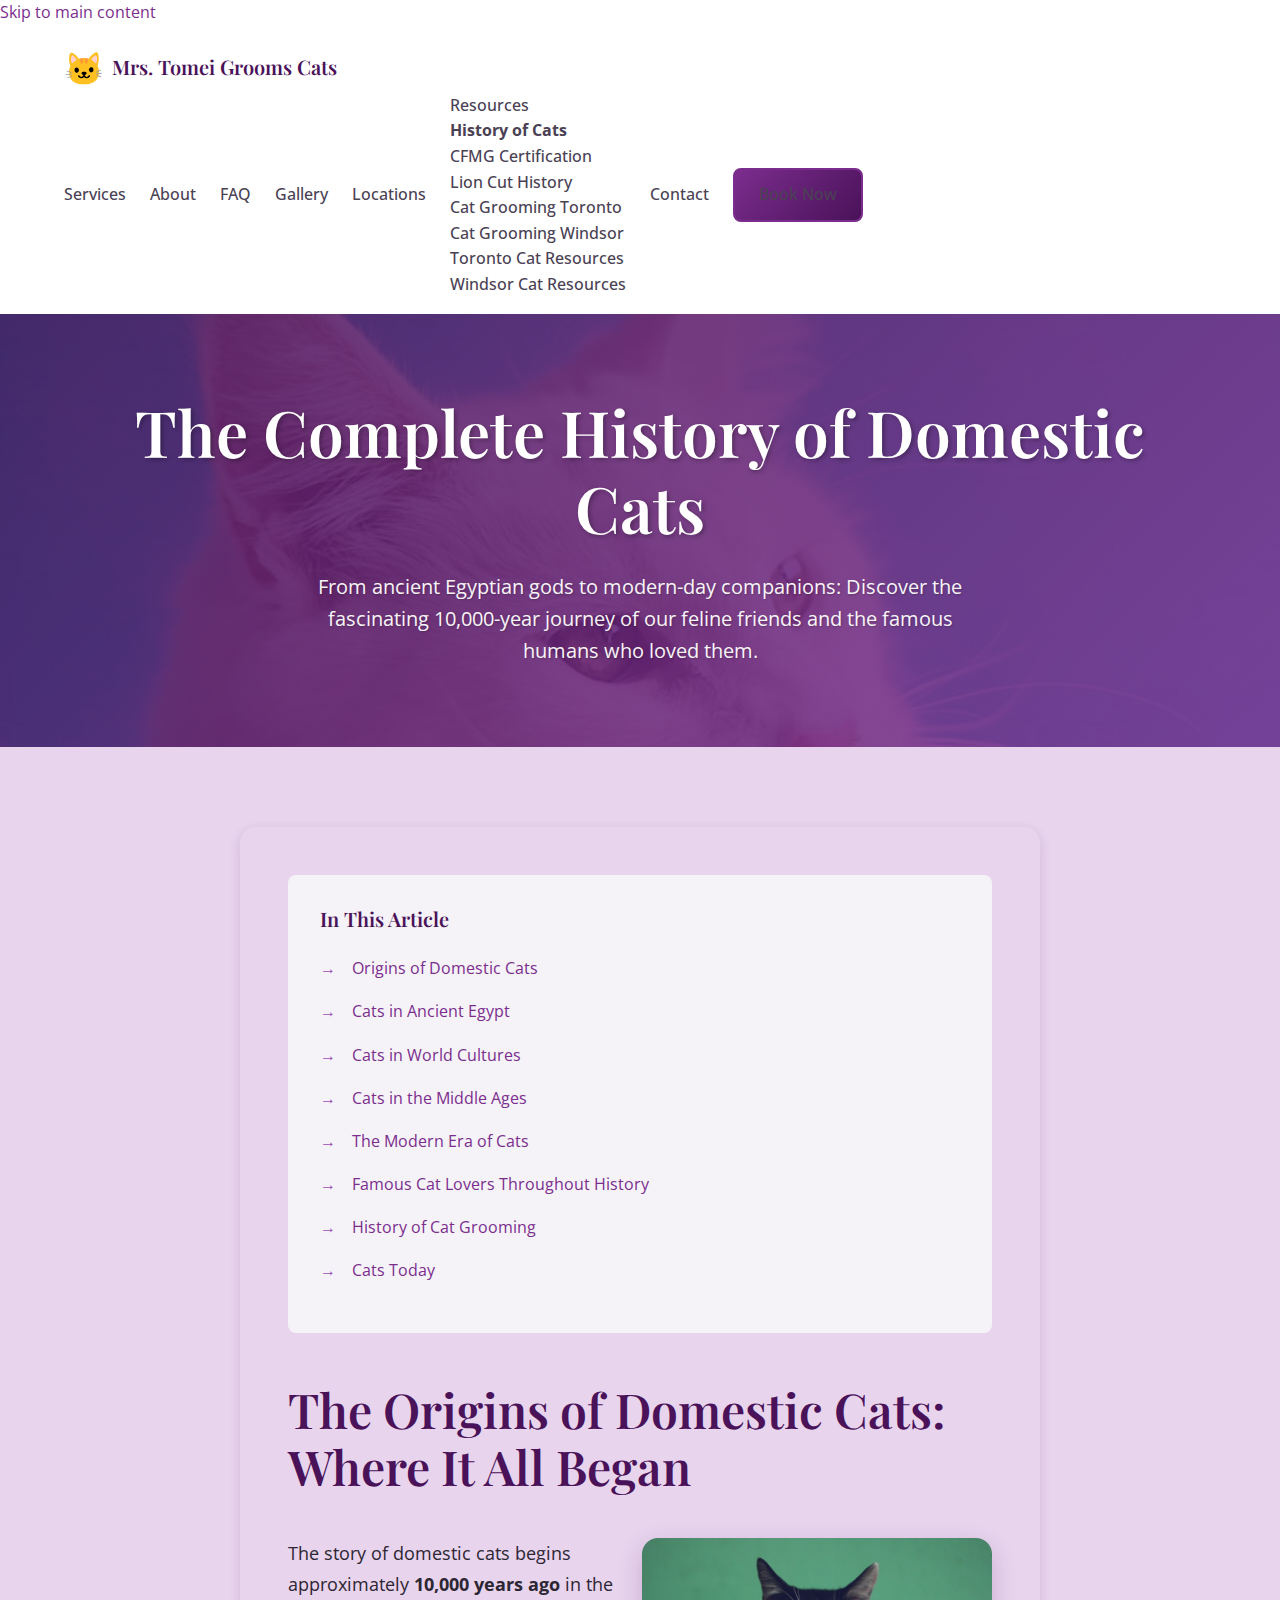
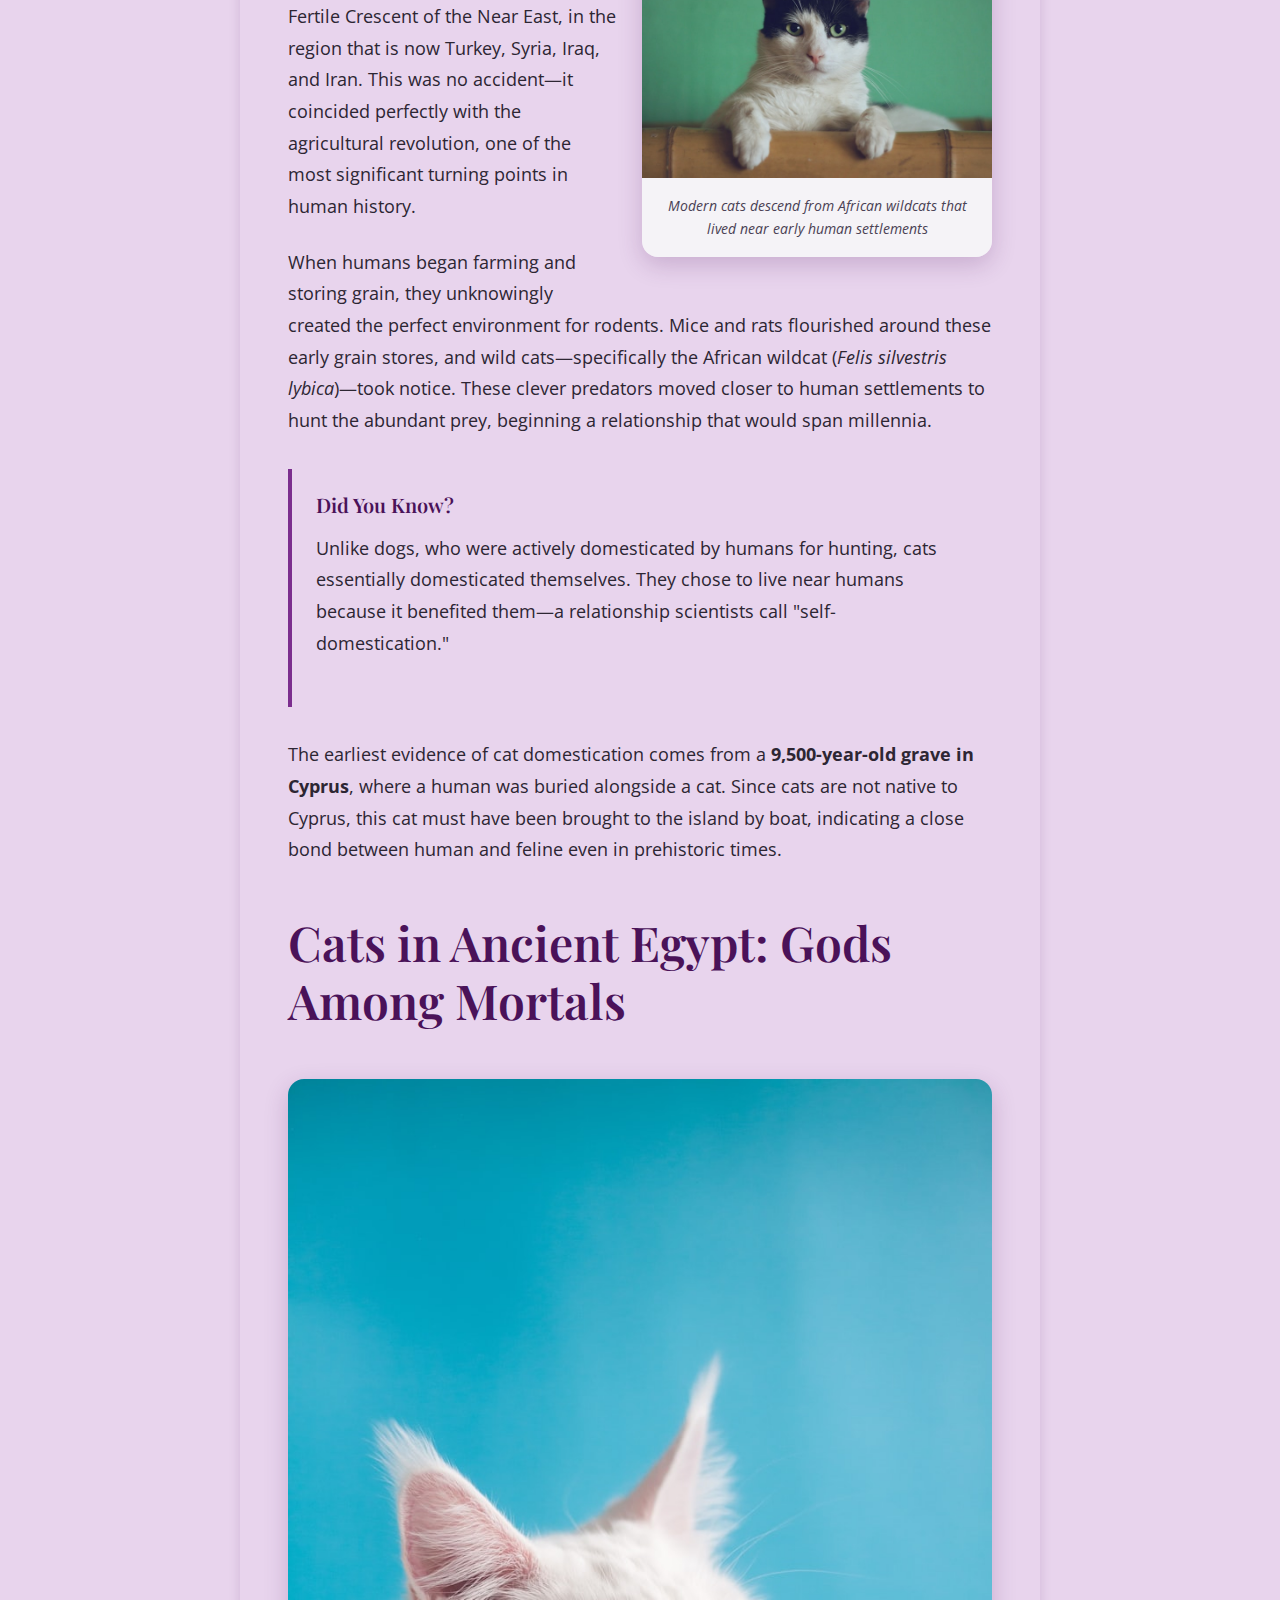
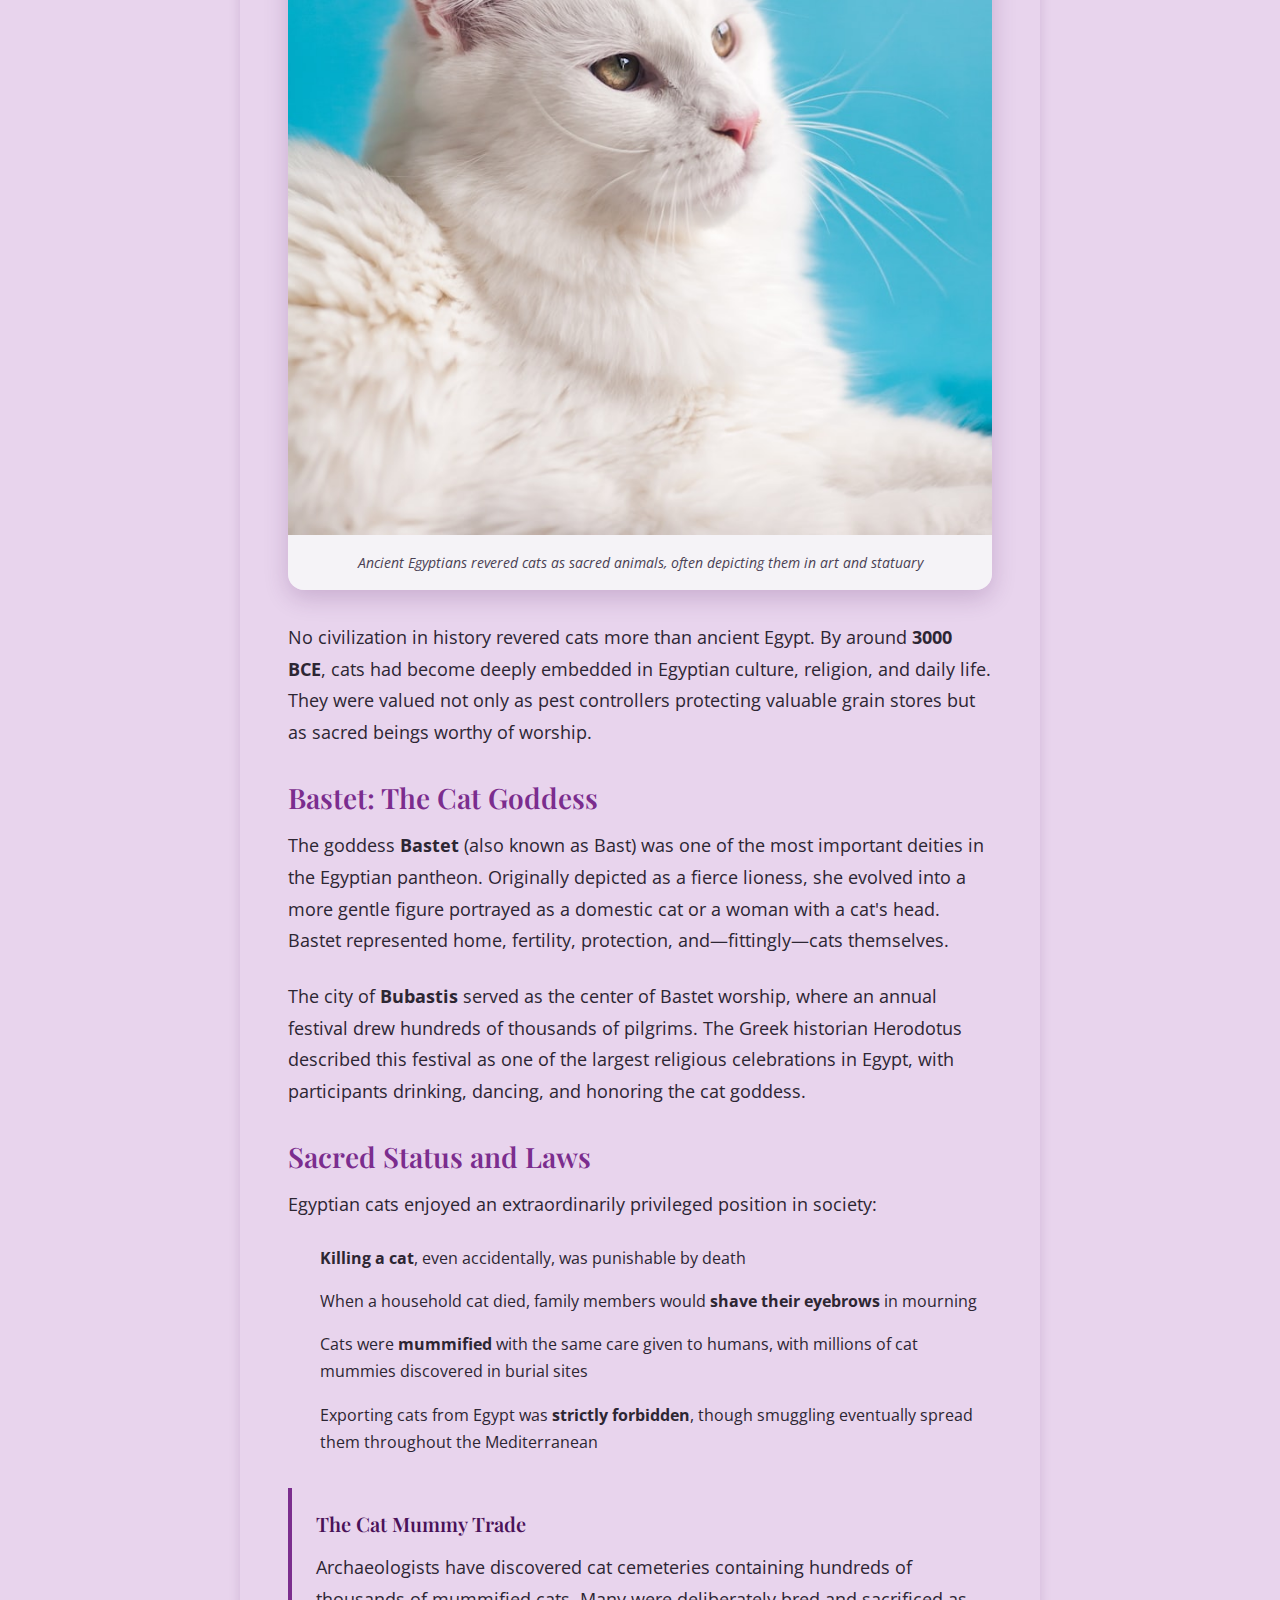
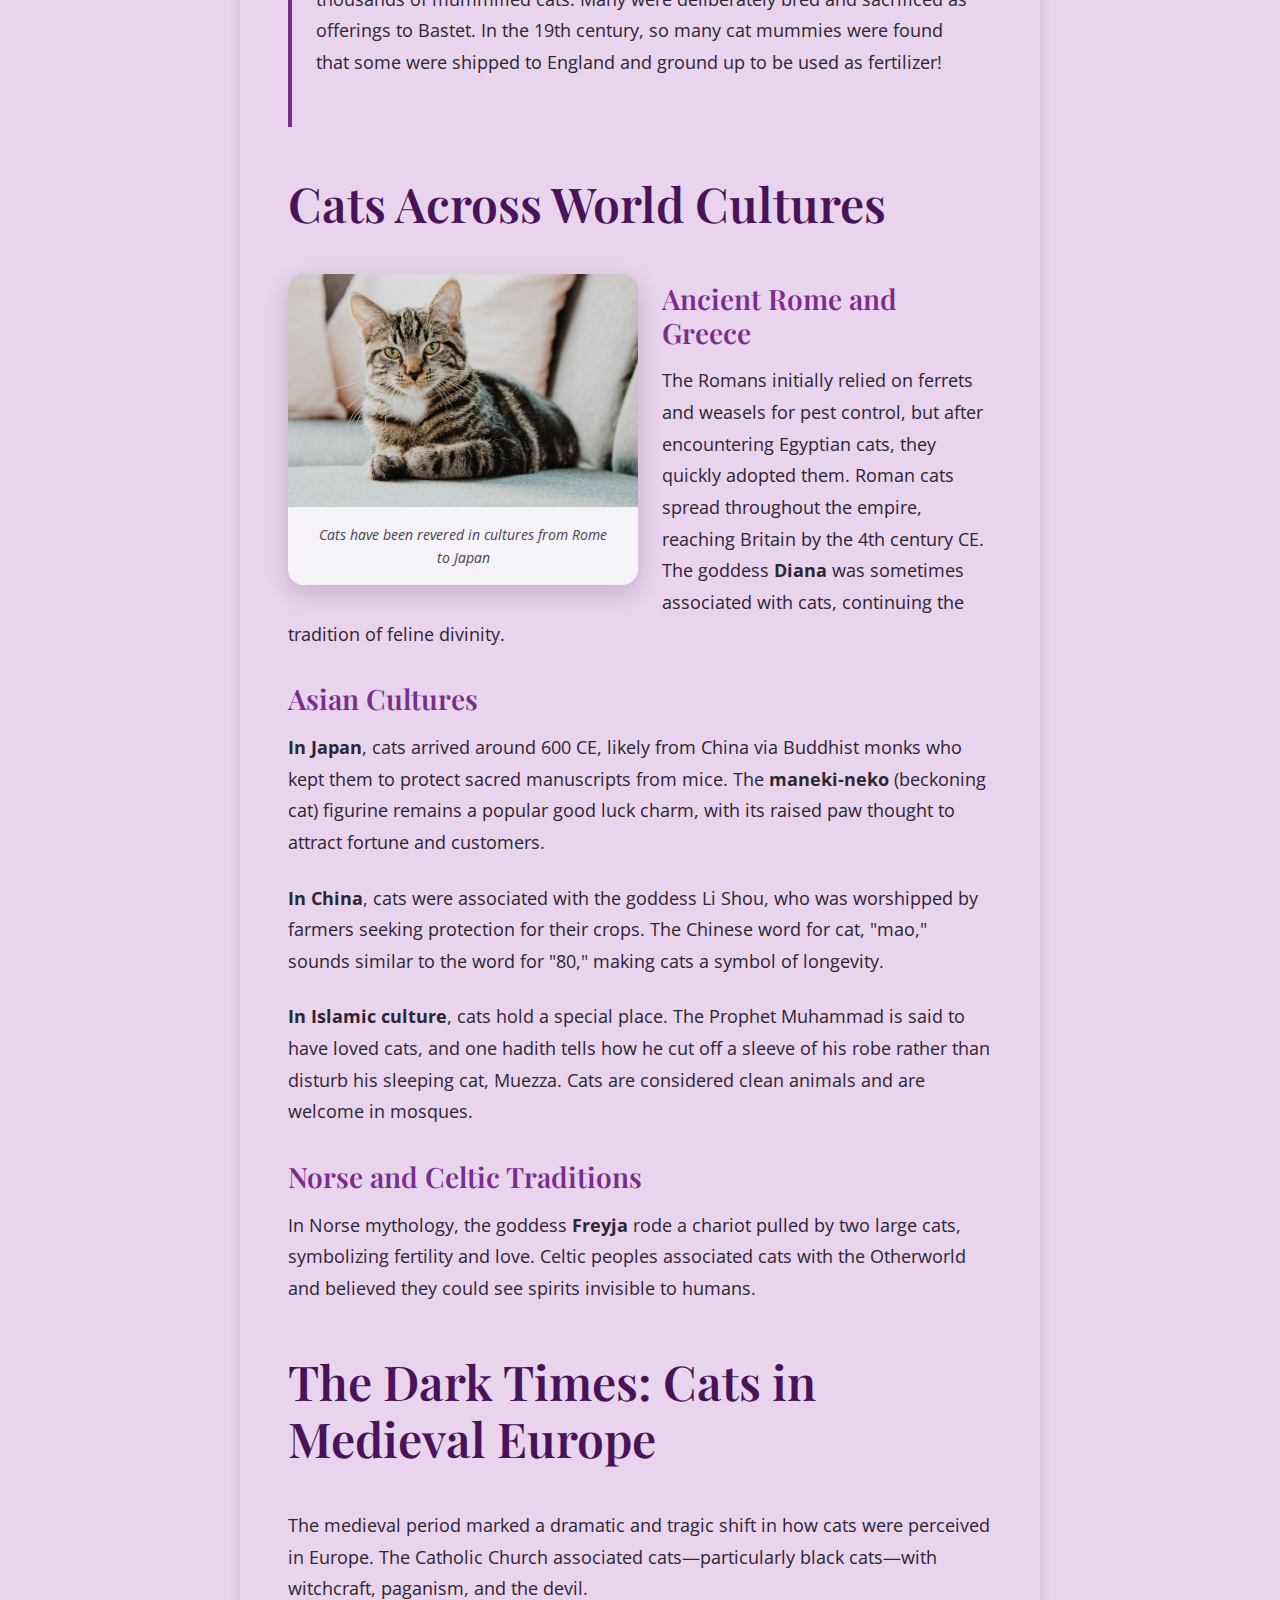
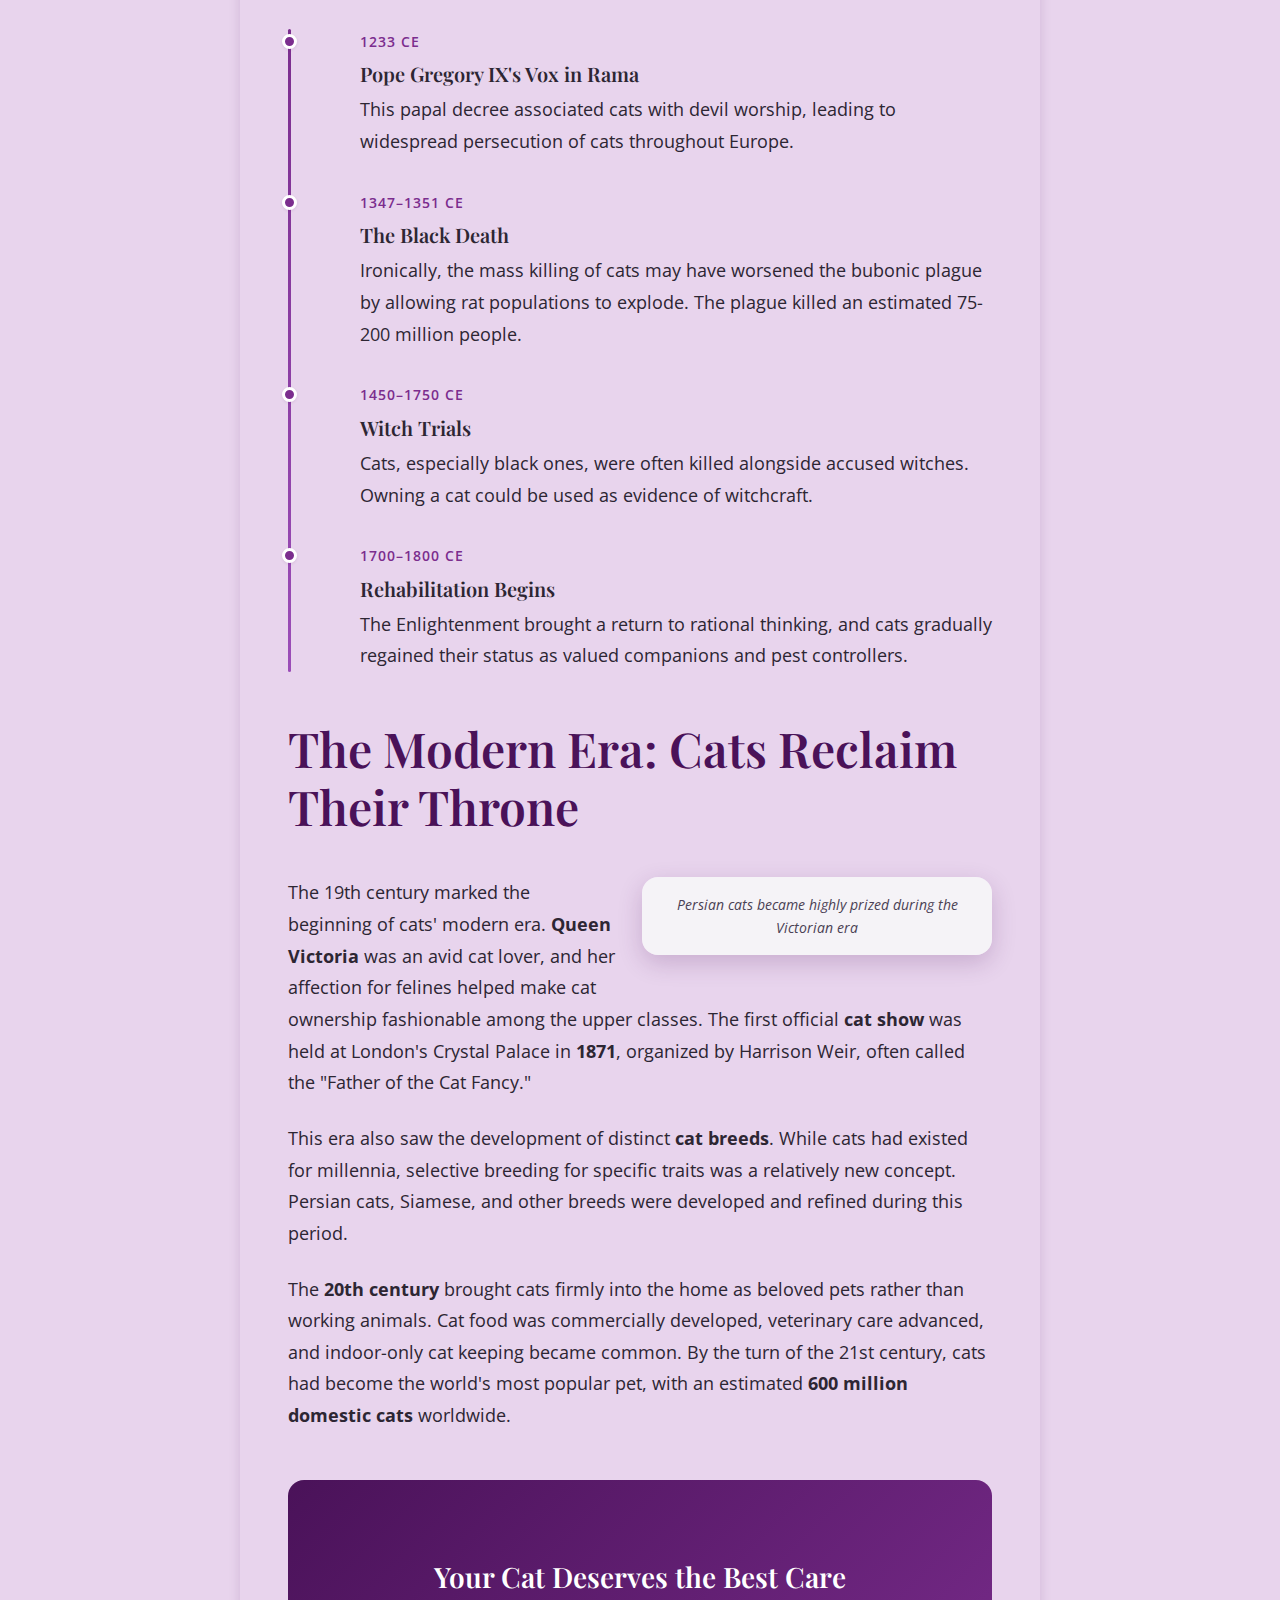
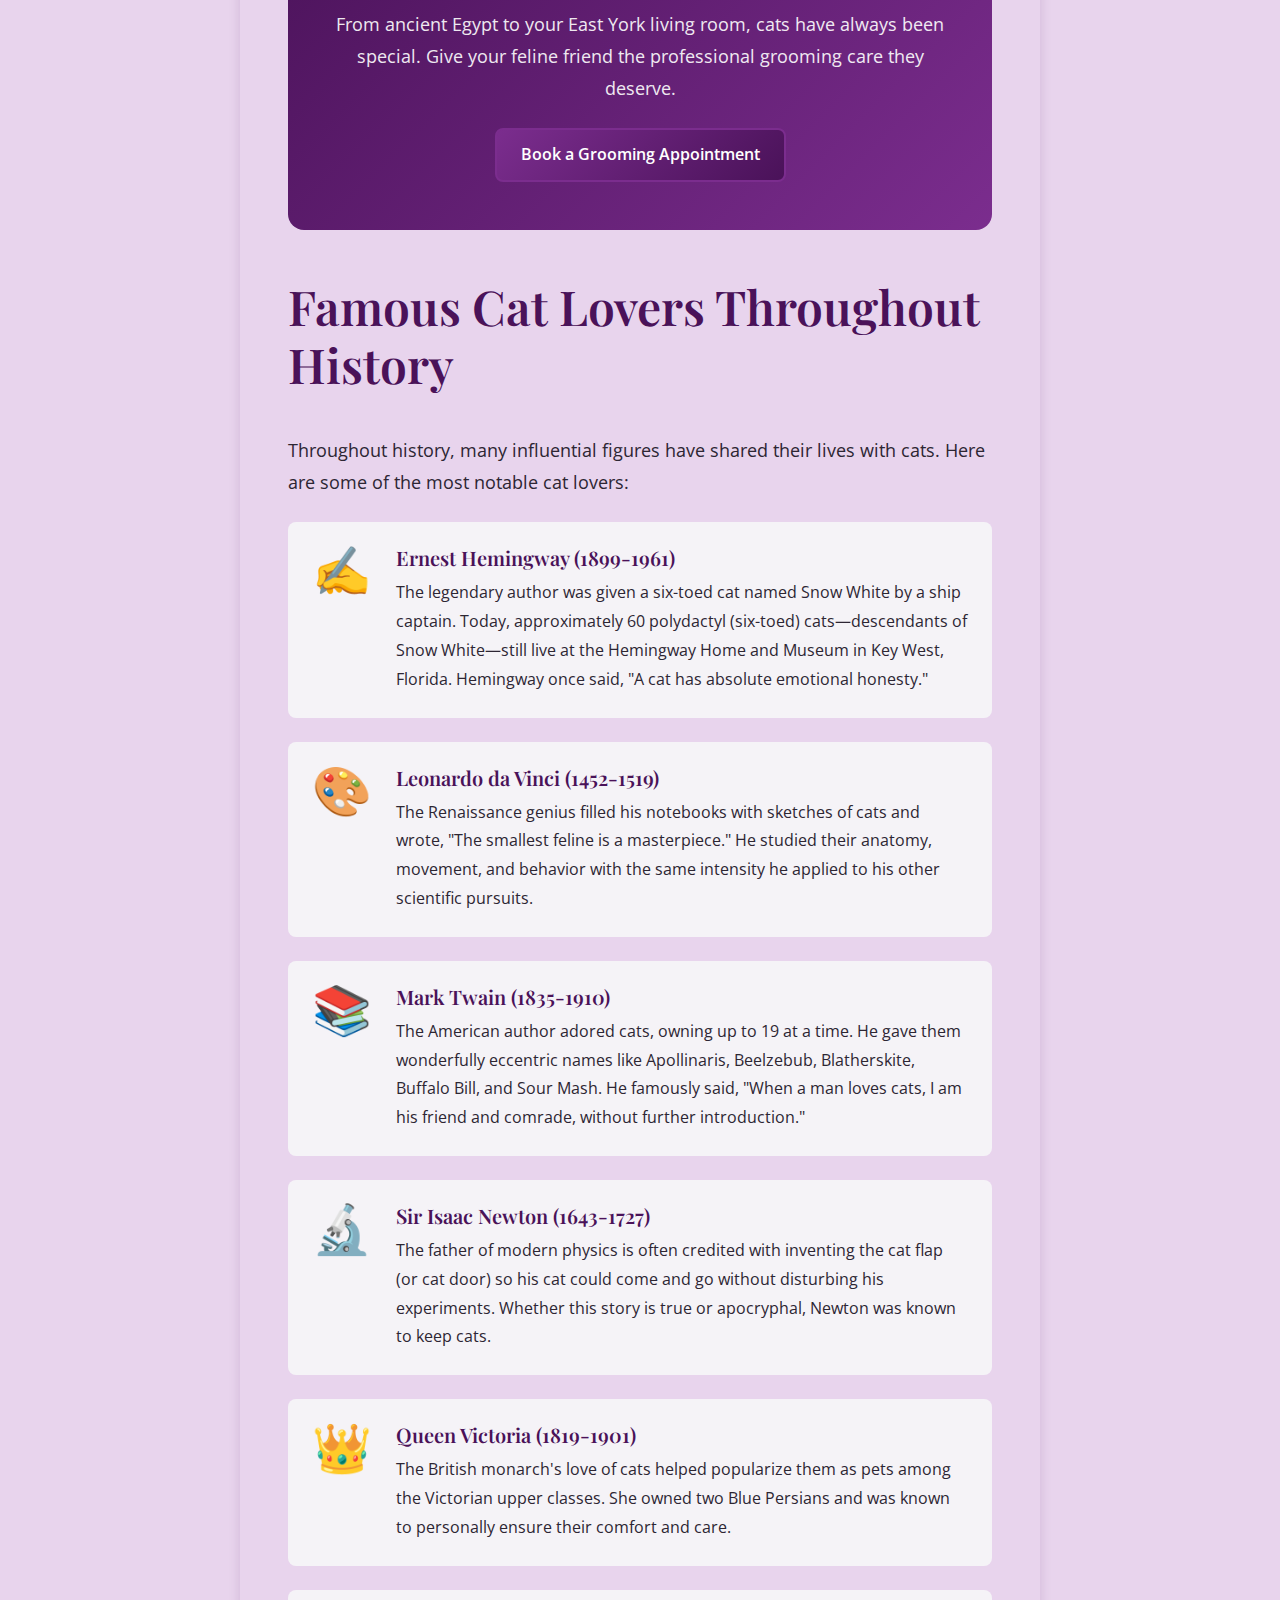
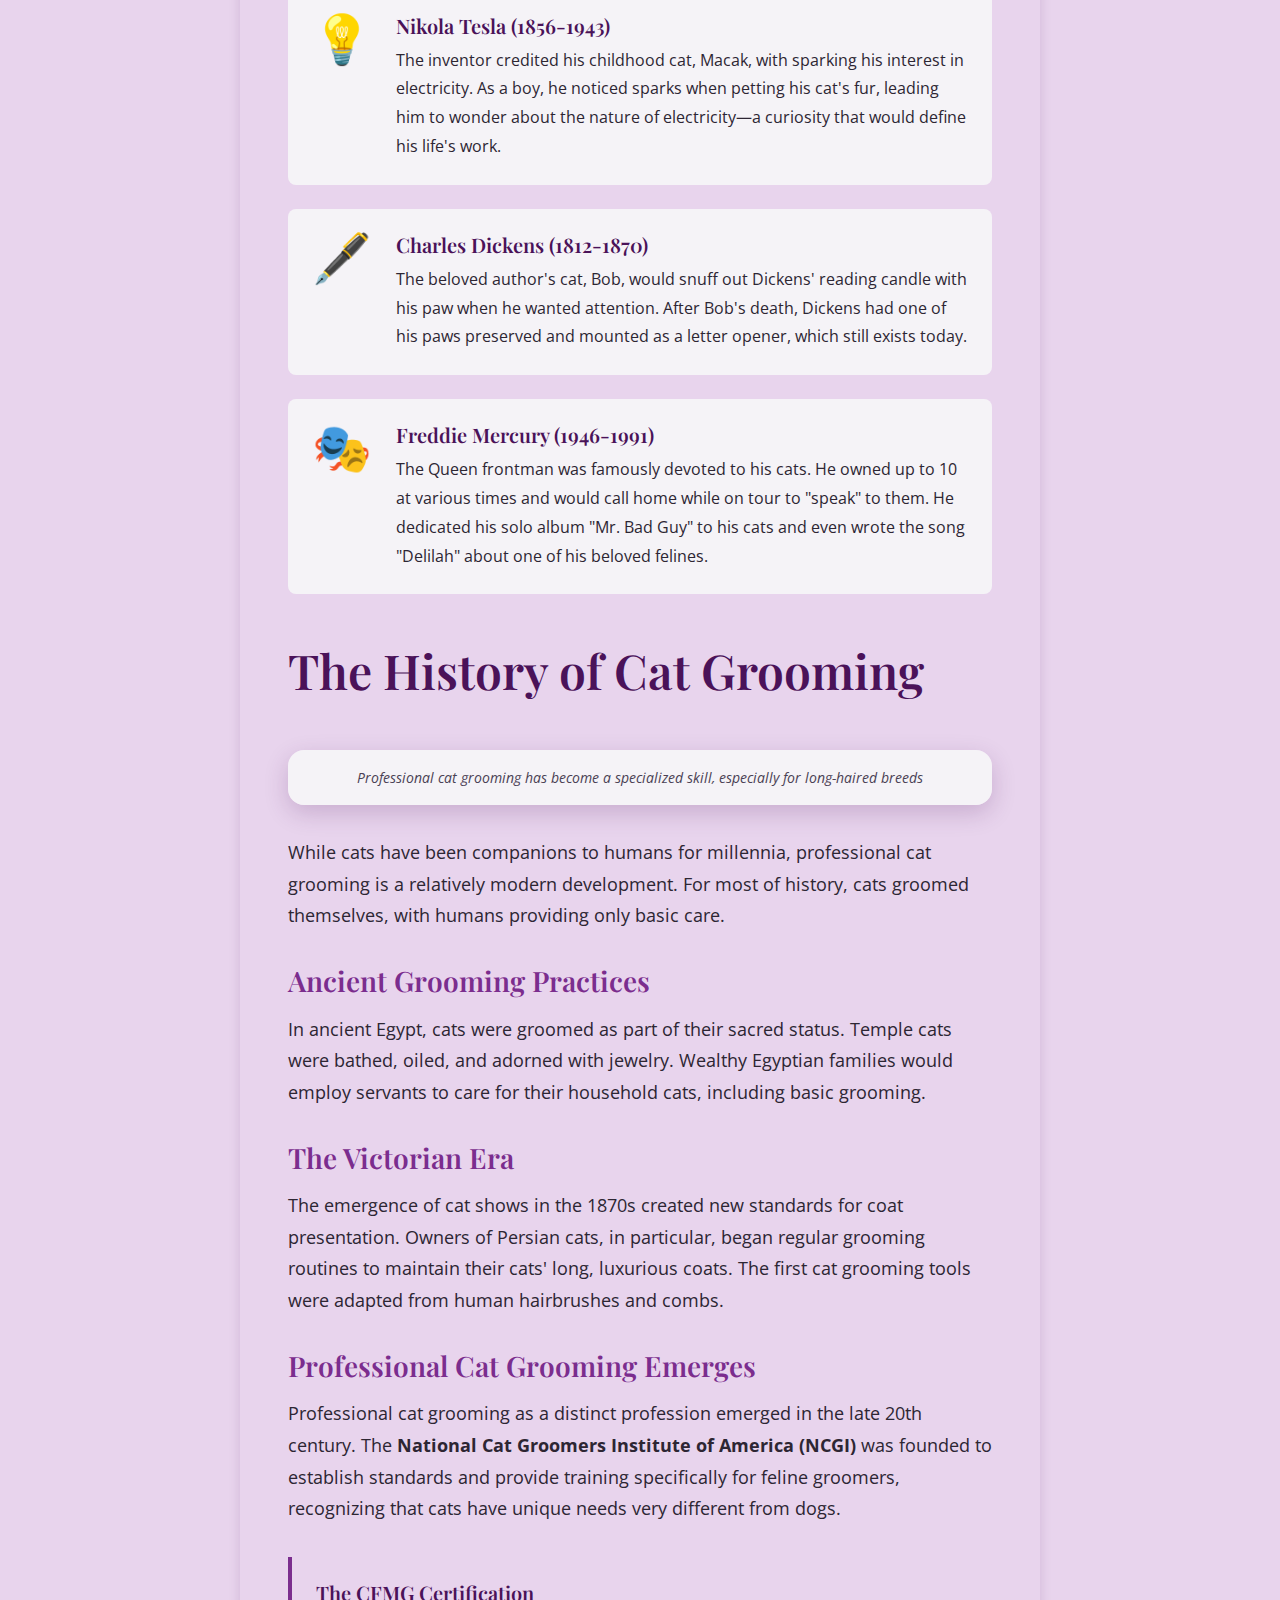
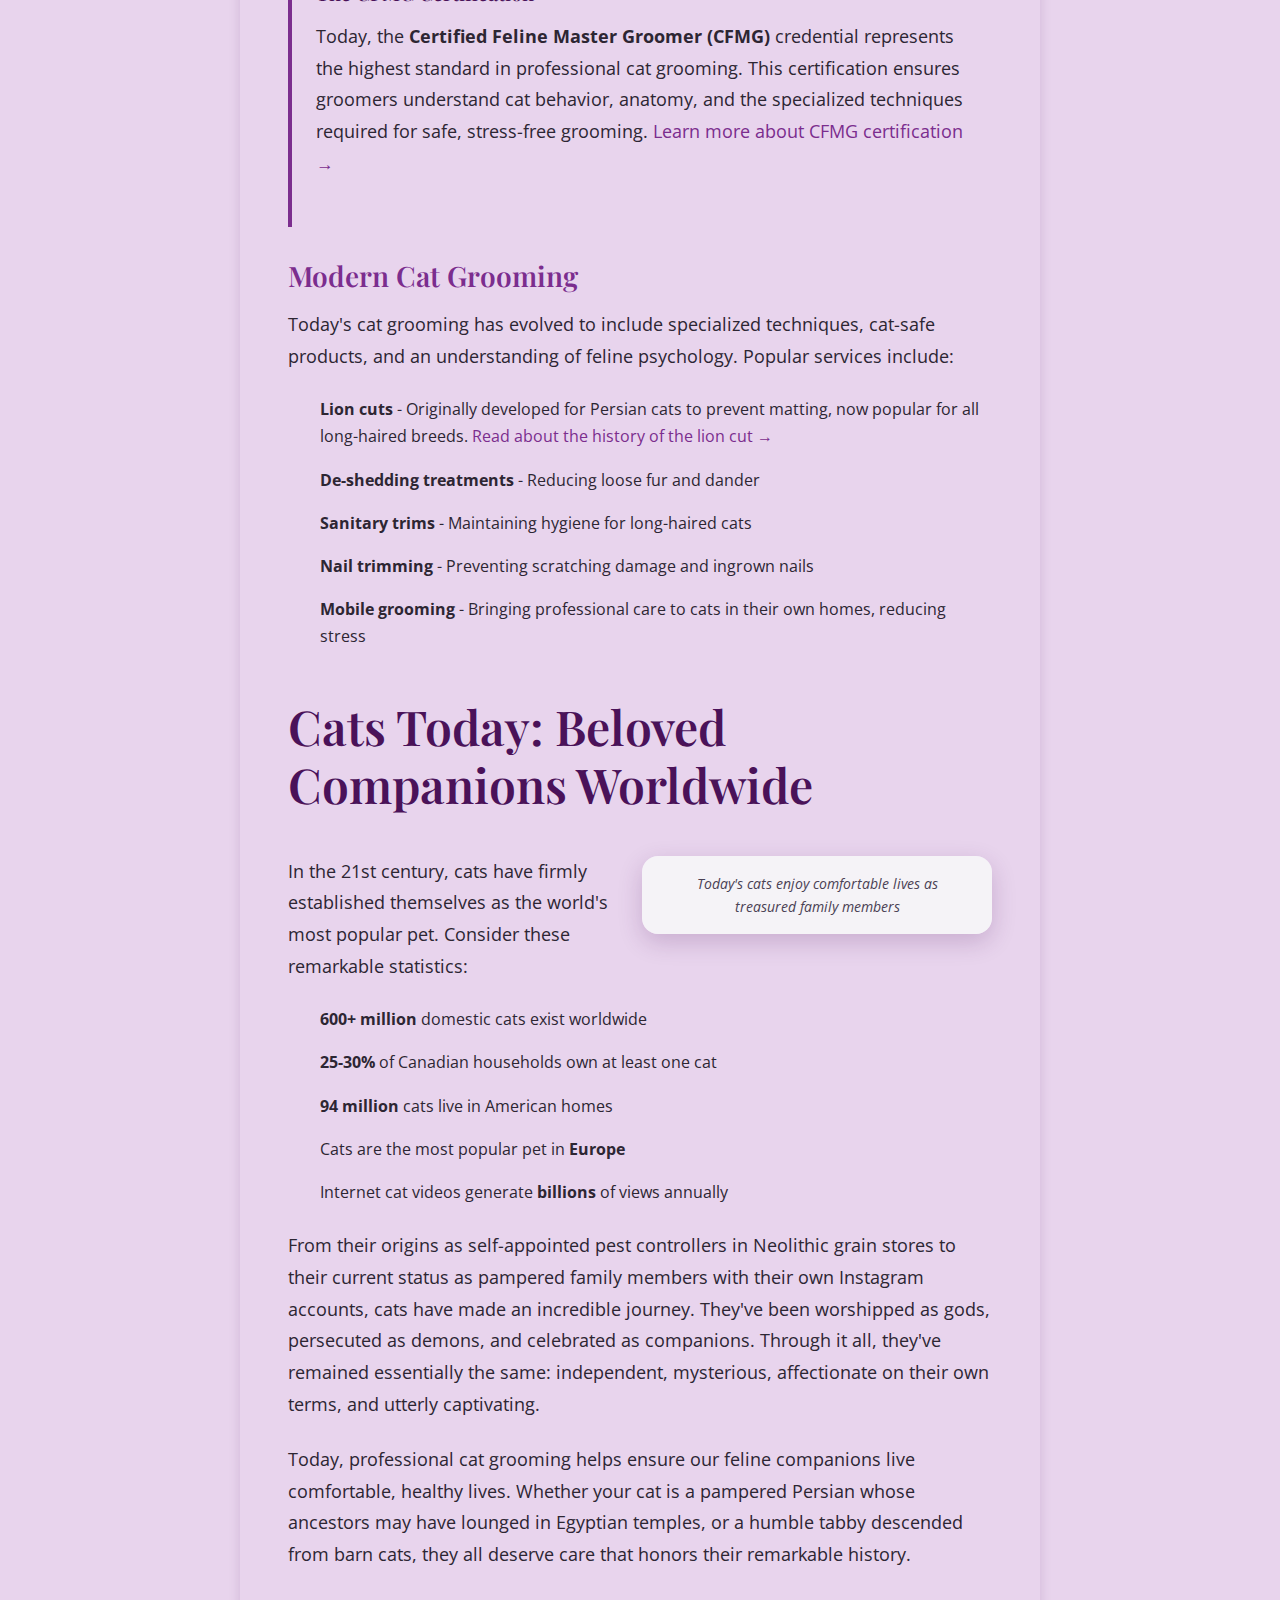
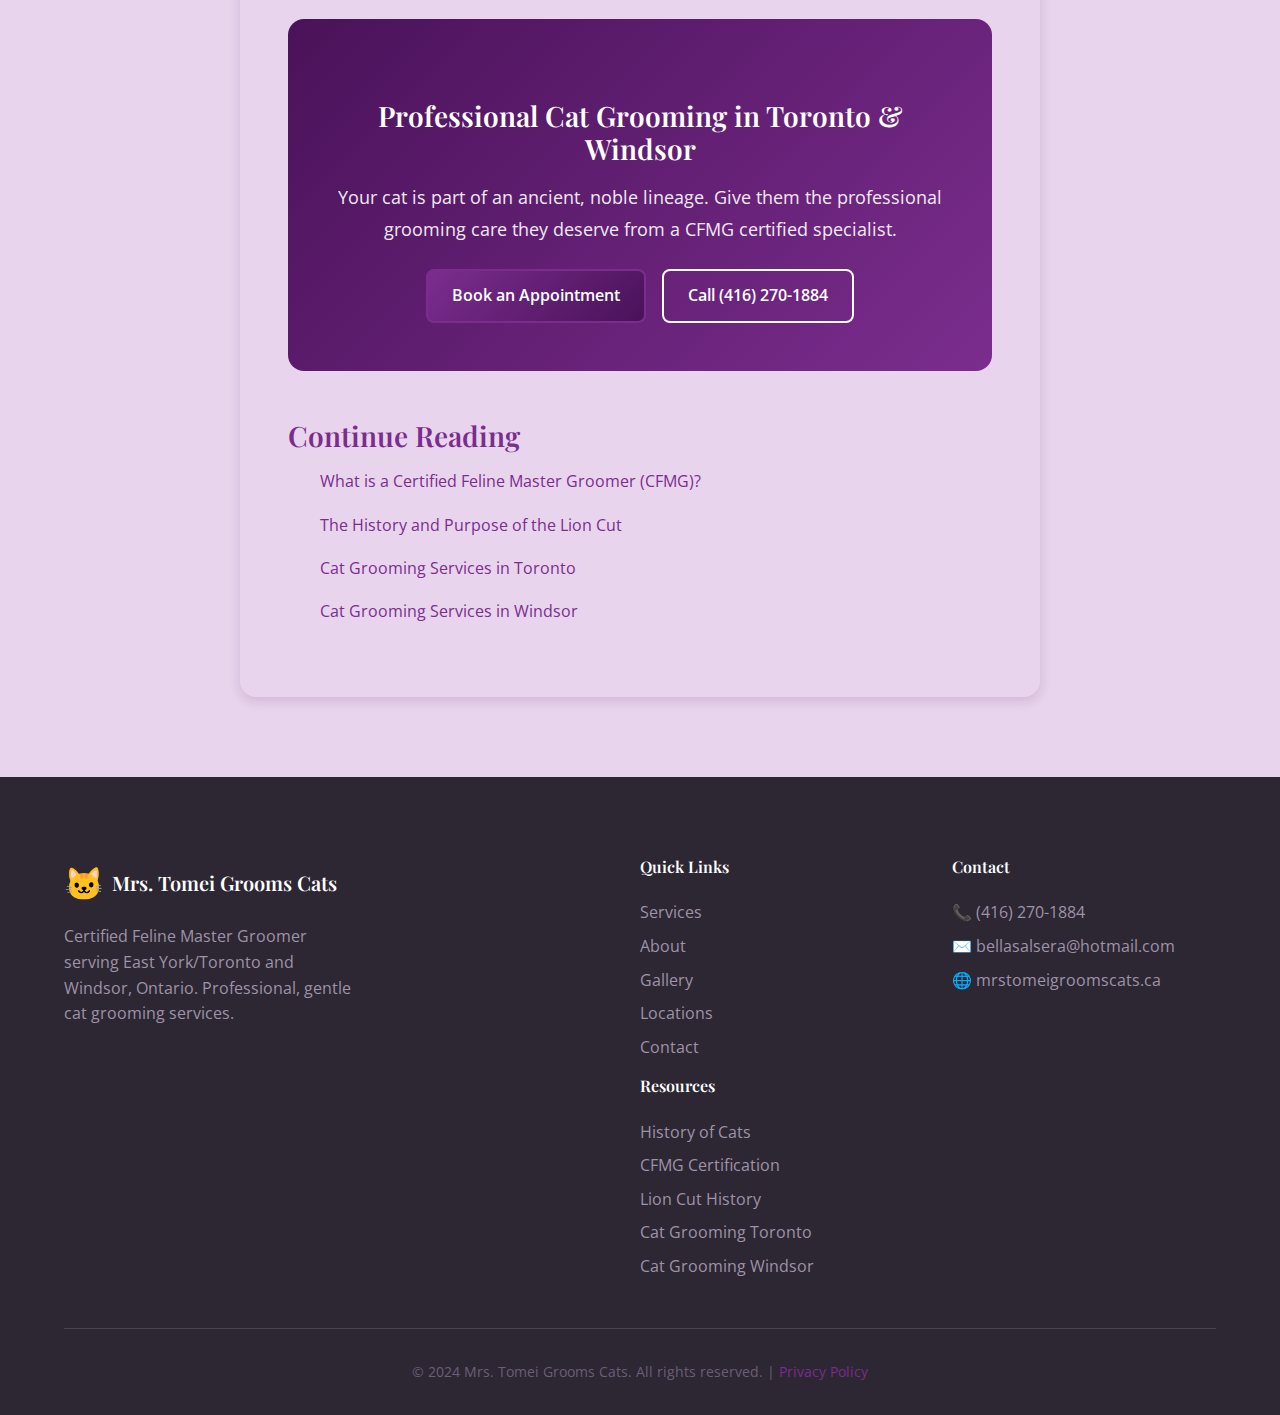
<file: history-of-cats.html>
<!DOCTYPE html>
<html lang="en">
<head>
    <meta charset="UTF-8">
    <meta name="viewport" content="width=device-width, initial-scale=1.0">

    <!-- SEO Meta Tags -->
    <title>History of Domestic Cats | From Ancient Egypt to Modern Companions | Mrs. Tomei Grooms Cats</title>
    <meta name="description" content="Discover the fascinating 10,000-year history of domestic cats. From ancient Egyptian worship to famous cat lovers throughout history. Learn how cats became our beloved companions.">
    <meta name="keywords" content="history of cats, domestic cat history, cats in ancient Egypt, famous cat owners, cat domestication, history of cat grooming, cats in history, feline history">
    <meta name="author" content="Mrs. Tomei Grooms Cats">
    <meta name="robots" content="index, follow">
    <link rel="canonical" href="https://www.mrstomeigroomscats.ca/history-of-cats.html">

    <!-- Geographic Meta Tags -->
    <meta name="geo.region" content="CA-ON">
    <meta name="geo.placename" content="Toronto, Windsor">

    <!-- Open Graph / Facebook -->
    <meta property="og:type" content="article">
    <meta property="og:title" content="History of Domestic Cats | From Ancient Egypt to Modern Companions">
    <meta property="og:description" content="Discover the fascinating 10,000-year history of domestic cats. From ancient Egyptian worship to famous cat lovers throughout history.">
    <meta property="og:url" content="https://www.mrstomeigroomscats.ca/history-of-cats.html">
    <meta property="og:site_name" content="Mrs. Tomei Grooms Cats">

    <!-- Twitter Card -->
    <meta name="twitter:card" content="summary_large_image">
    <meta name="twitter:title" content="History of Domestic Cats | Mrs. Tomei Grooms Cats">
    <meta name="twitter:description" content="Discover the fascinating 10,000-year history of domestic cats and famous cat lovers throughout history.">

    <!-- Google Fonts -->
    <link rel="preconnect" href="https://fonts.googleapis.com">
    <link rel="preconnect" href="https://fonts.gstatic.com" crossorigin>
    <link href="https://fonts.googleapis.com/css2?family=Playfair+Display:wght@500;600;700&family=Open+Sans:wght@400;500;600&display=swap" rel="stylesheet">

    <link rel="stylesheet" href="css/style.css?v=20251209i">

    <!-- Schema.org JSON-LD Structured Data -->
    <script type="application/ld+json">
    {
        "@context": "https://schema.org",
        "@type": "Article",
        "headline": "The Complete History of Domestic Cats: From Ancient Egypt to Modern Companions",
        "description": "A comprehensive guide to the 10,000-year history of domestic cats, their role in human civilization, and famous cat lovers throughout history.",
        "author": {
            "@type": "Organization",
            "name": "Mrs. Tomei Grooms Cats"
        },
        "publisher": {
            "@type": "Organization",
            "name": "Mrs. Tomei Grooms Cats",
            "url": "https://www.mrstomeigroomscats.ca"
        },
        "datePublished": "2025-12-09",
        "dateModified": "2025-12-09",
        "mainEntityOfPage": {
            "@type": "WebPage",
            "@id": "https://www.mrstomeigroomscats.ca/history-of-cats.html"
        }
    }
    </script>

    <style>
        /* Page-specific styles */
        .article-hero {
            background: linear-gradient(135deg, rgba(74, 18, 89, 0.85) 0%, rgba(123, 45, 142, 0.85) 100%),
                        url('images/cat-egyptian-style.jpg') center/cover no-repeat;
            color: var(--white);
            padding: var(--spacing-xxl) 0;
            text-align: center;
            min-height: 350px;
            display: flex;
            align-items: center;
        }

        .article-hero .container {
            width: 100%;
        }

        .article-hero h1 {
            color: var(--white);
            margin-bottom: var(--spacing-md);
            text-shadow: 2px 2px 4px rgba(0,0,0,0.3);
        }

        .article-hero .lead {
            font-size: 1.25rem;
            opacity: 0.95;
            max-width: 700px;
            margin: 0 auto;
            text-shadow: 1px 1px 2px rgba(0,0,0,0.2);
        }

        .article-content {
            padding: var(--spacing-xxl) 0;
            background: var(--primary-pale);
        }

        .article-body {
            max-width: 800px;
            margin: 0 auto;
            background: var(--primary-pale);
            padding: var(--spacing-xl);
            border-radius: var(--radius-lg);
            box-shadow: var(--shadow-md);
        }

        /* Article images */
        .article-image {
            margin: var(--spacing-lg) 0;
            border-radius: var(--radius-lg);
            overflow: hidden;
            box-shadow: var(--shadow-lg);
        }

        .article-image img {
            width: 100%;
            height: auto;
            display: block;
        }

        .article-image figcaption {
            background: var(--gray-100);
            padding: var(--spacing-sm) var(--spacing-md);
            font-size: 0.9rem;
            color: var(--gray-600);
            text-align: center;
            font-style: italic;
        }

        .article-image.float-right {
            float: right;
            max-width: 350px;
            margin: 0 0 var(--spacing-md) var(--spacing-md);
        }

        .article-image.float-left {
            float: left;
            max-width: 350px;
            margin: 0 var(--spacing-md) var(--spacing-md) 0;
        }

        @media (max-width: 768px) {
            .article-image.float-right,
            .article-image.float-left {
                float: none;
                max-width: 100%;
                margin: var(--spacing-md) 0;
            }
        }

        /* Section divider with image */
        .section-divider {
            margin: var(--spacing-xl) 0;
            padding: var(--spacing-xl);
            background: var(--gray-100);
            border-radius: var(--radius-lg);
            display: flex;
            gap: var(--spacing-lg);
            align-items: center;
        }

        .section-divider img {
            width: 200px;
            height: 200px;
            object-fit: cover;
            border-radius: var(--radius-md);
            flex-shrink: 0;
        }

        .section-divider-content h3 {
            margin-bottom: var(--spacing-sm);
        }

        @media (max-width: 600px) {
            .section-divider {
                flex-direction: column;
                text-align: center;
            }

            .section-divider img {
                width: 150px;
                height: 150px;
            }
        }

        .article-body h2 {
            color: var(--primary-dark);
            margin-top: var(--spacing-xl);
            margin-bottom: var(--spacing-md);
            padding-bottom: var(--spacing-sm);
            border-bottom: 2px solid var(--primary-pale);
        }

        .article-body h3 {
            color: var(--primary);
            margin-top: var(--spacing-lg);
            margin-bottom: var(--spacing-sm);
        }

        .article-body p {
            font-size: 1.1rem;
            line-height: 1.8;
            margin-bottom: var(--spacing-md);
        }

        .article-body ul, .article-body ol {
            margin-bottom: var(--spacing-md);
            padding-left: var(--spacing-lg);
        }

        .article-body li {
            margin-bottom: var(--spacing-sm);
            line-height: 1.7;
        }

        .highlight-box {
            background: var(--primary-pale);
            border-left: 4px solid var(--primary);
            padding: var(--spacing-md);
            margin: var(--spacing-lg) 0;
            border-radius: 0 var(--radius-md) var(--radius-md) 0;
        }

        .highlight-box h4 {
            color: var(--primary-dark);
            margin-bottom: var(--spacing-sm);
        }

        .famous-person {
            display: flex;
            gap: var(--spacing-md);
            padding: var(--spacing-md);
            background: var(--gray-100);
            border-radius: var(--radius-md);
            margin-bottom: var(--spacing-md);
        }

        .famous-person-icon {
            font-size: 3rem;
            line-height: 1;
        }

        .famous-person-content h4 {
            color: var(--primary-dark);
            margin-bottom: var(--spacing-xs);
        }

        .famous-person-content p {
            margin-bottom: 0;
            font-size: 1rem;
        }

        .timeline {
            position: relative;
            padding-left: var(--spacing-xl);
        }

        .timeline::before {
            content: '';
            position: absolute;
            left: 0;
            top: 0;
            bottom: 0;
            width: 3px;
            background: linear-gradient(to bottom, var(--primary), var(--primary-light));
            border-radius: 3px;
        }

        .timeline-item {
            position: relative;
            margin-bottom: var(--spacing-lg);
            padding-left: var(--spacing-md);
        }

        .timeline-item::before {
            content: '';
            position: absolute;
            left: calc(-1 * var(--spacing-xl) - 6px);
            top: 5px;
            width: 15px;
            height: 15px;
            background: var(--primary);
            border-radius: 50%;
            border: 3px solid var(--white);
            box-shadow: var(--shadow-sm);
        }

        .timeline-date {
            font-weight: 600;
            color: var(--primary);
            font-size: 0.9rem;
            text-transform: uppercase;
            letter-spacing: 1px;
        }

        .timeline-title {
            font-size: 1.25rem;
            color: var(--gray-700);
            margin: var(--spacing-xs) 0;
        }

        .cta-box {
            background: linear-gradient(135deg, var(--primary-dark) 0%, var(--primary) 100%);
            color: var(--white);
            padding: var(--spacing-xl);
            border-radius: var(--radius-lg);
            text-align: center;
            margin: var(--spacing-xl) 0;
        }

        .cta-box h3 {
            color: var(--white);
            margin-bottom: var(--spacing-sm);
        }

        .cta-box p {
            opacity: 0.9;
            margin-bottom: var(--spacing-md);
        }

        .table-of-contents {
            background: var(--gray-100);
            padding: var(--spacing-lg);
            border-radius: var(--radius-md);
            margin-bottom: var(--spacing-xl);
        }

        .table-of-contents h4 {
            margin-bottom: var(--spacing-md);
            color: var(--primary-dark);
        }

        .table-of-contents ul {
            list-style: none;
            padding: 0;
            margin: 0;
        }

        .table-of-contents li {
            margin-bottom: var(--spacing-sm);
        }

        .table-of-contents a {
            color: var(--primary);
            text-decoration: none;
            display: flex;
            align-items: center;
            gap: var(--spacing-sm);
        }

        .table-of-contents a:hover {
            color: var(--primary-dark);
            text-decoration: underline;
        }

        .table-of-contents a::before {
            content: '→';
            color: var(--primary-light);
        }
    </style>
</head>
<body>
    <!-- Skip Link for Accessibility -->
    <a href="#main-content" class="skip-link">Skip to main content</a>

    <!-- Navigation -->
    <nav class="navbar">
        <div class="container">
            <a href="index.html" class="logo">
                <span class="logo-icon">🐱</span>
                <span class="logo-text">Mrs. Tomei Grooms Cats</span>
            </a>
            <button class="nav-toggle" aria-label="Toggle navigation">
                <span></span>
                <span></span>
                <span></span>
            </button>
            <ul class="nav-menu">
                <li><a href="index.html#services">Services</a></li>
                <li><a href="index.html#about">About</a></li>
                <li><a href="index.html#faq">FAQ</a></li>
                <li><a href="index.html#gallery">Gallery</a></li>
                <li><a href="index.html#locations">Locations</a></li>
                <li class="nav-dropdown">
                    <a href="#" class="nav-dropdown-toggle">Resources</a>
                    <ul class="nav-dropdown-menu">
                        <li><a href="history-of-cats.html"><strong>History of Cats</strong></a></li>
                        <li><a href="cfmg-certification.html">CFMG Certification</a></li>
                        <li><a href="lion-cut-history.html">Lion Cut History</a></li>
                        <li class="dropdown-divider"></li>
                        <li><a href="cat-grooming-toronto.html">Cat Grooming Toronto</a></li>
                        <li><a href="cat-grooming-windsor.html">Cat Grooming Windsor</a></li>
                        <li class="dropdown-divider"></li>
                        <li><a href="cat-resources-toronto.html">Toronto Cat Resources</a></li>
                        <li><a href="cat-resources-windsor.html">Windsor Cat Resources</a></li>
                    </ul>
                </li>
                <li><a href="index.html#contact">Contact</a></li>
                <li><a href="index.html#contact" class="btn btn-primary">Book Now</a></li>
            </ul>
        </div>
    </nav>

    <!-- Article Hero -->
    <main id="main-content">
        <section class="article-hero">
            <div class="container">
                <h1>The Complete History of Domestic Cats</h1>
                <p class="lead">From ancient Egyptian gods to modern-day companions: Discover the fascinating 10,000-year journey of our feline friends and the famous humans who loved them.</p>
            </div>
        </section>

        <!-- Article Content -->
        <section class="article-content">
            <div class="container">
                <div class="article-body">

                    <!-- Table of Contents -->
                    <nav class="table-of-contents">
                        <h4>In This Article</h4>
                        <ul>
                            <li><a href="#origins">Origins of Domestic Cats</a></li>
                            <li><a href="#ancient-egypt">Cats in Ancient Egypt</a></li>
                            <li><a href="#world-cultures">Cats in World Cultures</a></li>
                            <li><a href="#middle-ages">Cats in the Middle Ages</a></li>
                            <li><a href="#modern-era">The Modern Era of Cats</a></li>
                            <li><a href="#famous-cat-lovers">Famous Cat Lovers Throughout History</a></li>
                            <li><a href="#grooming-history">History of Cat Grooming</a></li>
                            <li><a href="#cats-today">Cats Today</a></li>
                        </ul>
                    </nav>

                    <h2 id="origins">The Origins of Domestic Cats: Where It All Began</h2>

                    <figure class="article-image float-right">
                        <img src="images/cat-orange-tabby.jpg" alt="Orange tabby cat with striking eyes - similar to the African wildcats that first befriended humans" loading="lazy">
                        <figcaption>Modern cats descend from African wildcats that lived near early human settlements</figcaption>
                    </figure>

                    <p>The story of domestic cats begins approximately <strong>10,000 years ago</strong> in the Fertile Crescent of the Near East, in the region that is now Turkey, Syria, Iraq, and Iran. This was no accident—it coincided perfectly with the agricultural revolution, one of the most significant turning points in human history.</p>

                    <p>When humans began farming and storing grain, they unknowingly created the perfect environment for rodents. Mice and rats flourished around these early grain stores, and wild cats—specifically the African wildcat (<em>Felis silvestris lybica</em>)—took notice. These clever predators moved closer to human settlements to hunt the abundant prey, beginning a relationship that would span millennia.</p>

                    <div class="highlight-box">
                        <h4>Did You Know?</h4>
                        <p>Unlike dogs, who were actively domesticated by humans for hunting, cats essentially domesticated themselves. They chose to live near humans because it benefited them—a relationship scientists call "self-domestication."</p>
                    </div>

                    <p>The earliest evidence of cat domestication comes from a <strong>9,500-year-old grave in Cyprus</strong>, where a human was buried alongside a cat. Since cats are not native to Cyprus, this cat must have been brought to the island by boat, indicating a close bond between human and feline even in prehistoric times.</p>

                    <h2 id="ancient-egypt">Cats in Ancient Egypt: Gods Among Mortals</h2>

                    <figure class="article-image">
                        <img src="images/cat-egyptian-style.jpg" alt="Elegant cat reminiscent of ancient Egyptian cat statues" loading="lazy">
                        <figcaption>Ancient Egyptians revered cats as sacred animals, often depicting them in art and statuary</figcaption>
                    </figure>

                    <p>No civilization in history revered cats more than ancient Egypt. By around <strong>3000 BCE</strong>, cats had become deeply embedded in Egyptian culture, religion, and daily life. They were valued not only as pest controllers protecting valuable grain stores but as sacred beings worthy of worship.</p>

                    <h3>Bastet: The Cat Goddess</h3>

                    <p>The goddess <strong>Bastet</strong> (also known as Bast) was one of the most important deities in the Egyptian pantheon. Originally depicted as a fierce lioness, she evolved into a more gentle figure portrayed as a domestic cat or a woman with a cat's head. Bastet represented home, fertility, protection, and—fittingly—cats themselves.</p>

                    <p>The city of <strong>Bubastis</strong> served as the center of Bastet worship, where an annual festival drew hundreds of thousands of pilgrims. The Greek historian Herodotus described this festival as one of the largest religious celebrations in Egypt, with participants drinking, dancing, and honoring the cat goddess.</p>

                    <h3>Sacred Status and Laws</h3>

                    <p>Egyptian cats enjoyed an extraordinarily privileged position in society:</p>

                    <ul>
                        <li><strong>Killing a cat</strong>, even accidentally, was punishable by death</li>
                        <li>When a household cat died, family members would <strong>shave their eyebrows</strong> in mourning</li>
                        <li>Cats were <strong>mummified</strong> with the same care given to humans, with millions of cat mummies discovered in burial sites</li>
                        <li>Exporting cats from Egypt was <strong>strictly forbidden</strong>, though smuggling eventually spread them throughout the Mediterranean</li>
                    </ul>

                    <div class="highlight-box">
                        <h4>The Cat Mummy Trade</h4>
                        <p>Archaeologists have discovered cat cemeteries containing hundreds of thousands of mummified cats. Many were deliberately bred and sacrificed as offerings to Bastet. In the 19th century, so many cat mummies were found that some were shipped to England and ground up to be used as fertilizer!</p>
                    </div>

                    <h2 id="world-cultures">Cats Across World Cultures</h2>

                    <figure class="article-image float-left">
                        <img src="images/cat-blue-eyes.jpg" alt="Beautiful cat with striking blue eyes - cats have been beloved across cultures worldwide" loading="lazy">
                        <figcaption>Cats have been revered in cultures from Rome to Japan</figcaption>
                    </figure>

                    <h3>Ancient Rome and Greece</h3>

                    <p>The Romans initially relied on ferrets and weasels for pest control, but after encountering Egyptian cats, they quickly adopted them. Roman cats spread throughout the empire, reaching Britain by the 4th century CE. The goddess <strong>Diana</strong> was sometimes associated with cats, continuing the tradition of feline divinity.</p>

                    <h3>Asian Cultures</h3>

                    <p><strong>In Japan</strong>, cats arrived around 600 CE, likely from China via Buddhist monks who kept them to protect sacred manuscripts from mice. The <strong>maneki-neko</strong> (beckoning cat) figurine remains a popular good luck charm, with its raised paw thought to attract fortune and customers.</p>

                    <p><strong>In China</strong>, cats were associated with the goddess Li Shou, who was worshipped by farmers seeking protection for their crops. The Chinese word for cat, "mao," sounds similar to the word for "80," making cats a symbol of longevity.</p>

                    <p><strong>In Islamic culture</strong>, cats hold a special place. The Prophet Muhammad is said to have loved cats, and one hadith tells how he cut off a sleeve of his robe rather than disturb his sleeping cat, Muezza. Cats are considered clean animals and are welcome in mosques.</p>

                    <h3>Norse and Celtic Traditions</h3>

                    <p>In Norse mythology, the goddess <strong>Freyja</strong> rode a chariot pulled by two large cats, symbolizing fertility and love. Celtic peoples associated cats with the Otherworld and believed they could see spirits invisible to humans.</p>

                    <h2 id="middle-ages">The Dark Times: Cats in Medieval Europe</h2>

                    <p>The medieval period marked a dramatic and tragic shift in how cats were perceived in Europe. The Catholic Church associated cats—particularly black cats—with witchcraft, paganism, and the devil.</p>

                    <div class="timeline">
                        <div class="timeline-item">
                            <span class="timeline-date">1233 CE</span>
                            <h4 class="timeline-title">Pope Gregory IX's Vox in Rama</h4>
                            <p>This papal decree associated cats with devil worship, leading to widespread persecution of cats throughout Europe.</p>
                        </div>
                        <div class="timeline-item">
                            <span class="timeline-date">1347–1351 CE</span>
                            <h4 class="timeline-title">The Black Death</h4>
                            <p>Ironically, the mass killing of cats may have worsened the bubonic plague by allowing rat populations to explode. The plague killed an estimated 75-200 million people.</p>
                        </div>
                        <div class="timeline-item">
                            <span class="timeline-date">1450–1750 CE</span>
                            <h4 class="timeline-title">Witch Trials</h4>
                            <p>Cats, especially black ones, were often killed alongside accused witches. Owning a cat could be used as evidence of witchcraft.</p>
                        </div>
                        <div class="timeline-item">
                            <span class="timeline-date">1700–1800 CE</span>
                            <h4 class="timeline-title">Rehabilitation Begins</h4>
                            <p>The Enlightenment brought a return to rational thinking, and cats gradually regained their status as valued companions and pest controllers.</p>
                        </div>
                    </div>

                    <h2 id="modern-era">The Modern Era: Cats Reclaim Their Throne</h2>

                    <figure class="article-image float-right">
                        <img src="images/cat-persian-white.jpg" alt="Elegant Persian cat - a breed developed during the Victorian era" loading="lazy">
                        <figcaption>Persian cats became highly prized during the Victorian era</figcaption>
                    </figure>

                    <p>The 19th century marked the beginning of cats' modern era. <strong>Queen Victoria</strong> was an avid cat lover, and her affection for felines helped make cat ownership fashionable among the upper classes. The first official <strong>cat show</strong> was held at London's Crystal Palace in <strong>1871</strong>, organized by Harrison Weir, often called the "Father of the Cat Fancy."</p>

                    <p>This era also saw the development of distinct <strong>cat breeds</strong>. While cats had existed for millennia, selective breeding for specific traits was a relatively new concept. Persian cats, Siamese, and other breeds were developed and refined during this period.</p>

                    <p>The <strong>20th century</strong> brought cats firmly into the home as beloved pets rather than working animals. Cat food was commercially developed, veterinary care advanced, and indoor-only cat keeping became common. By the turn of the 21st century, cats had become the world's most popular pet, with an estimated <strong>600 million domestic cats</strong> worldwide.</p>

                    <!-- CTA Box -->
                    <div class="cta-box">
                        <h3>Your Cat Deserves the Best Care</h3>
                        <p>From ancient Egypt to your East York living room, cats have always been special. Give your feline friend the professional grooming care they deserve.</p>
                        <a href="index.html#contact" class="btn btn-primary">Book a Grooming Appointment</a>
                    </div>

                    <h2 id="famous-cat-lovers">Famous Cat Lovers Throughout History</h2>

                    <p>Throughout history, many influential figures have shared their lives with cats. Here are some of the most notable cat lovers:</p>

                    <div class="famous-person">
                        <div class="famous-person-icon">✍️</div>
                        <div class="famous-person-content">
                            <h4>Ernest Hemingway (1899-1961)</h4>
                            <p>The legendary author was given a six-toed cat named Snow White by a ship captain. Today, approximately 60 polydactyl (six-toed) cats—descendants of Snow White—still live at the Hemingway Home and Museum in Key West, Florida. Hemingway once said, "A cat has absolute emotional honesty."</p>
                        </div>
                    </div>

                    <div class="famous-person">
                        <div class="famous-person-icon">🎨</div>
                        <div class="famous-person-content">
                            <h4>Leonardo da Vinci (1452-1519)</h4>
                            <p>The Renaissance genius filled his notebooks with sketches of cats and wrote, "The smallest feline is a masterpiece." He studied their anatomy, movement, and behavior with the same intensity he applied to his other scientific pursuits.</p>
                        </div>
                    </div>

                    <div class="famous-person">
                        <div class="famous-person-icon">📚</div>
                        <div class="famous-person-content">
                            <h4>Mark Twain (1835-1910)</h4>
                            <p>The American author adored cats, owning up to 19 at a time. He gave them wonderfully eccentric names like Apollinaris, Beelzebub, Blatherskite, Buffalo Bill, and Sour Mash. He famously said, "When a man loves cats, I am his friend and comrade, without further introduction."</p>
                        </div>
                    </div>

                    <div class="famous-person">
                        <div class="famous-person-icon">🔬</div>
                        <div class="famous-person-content">
                            <h4>Sir Isaac Newton (1643-1727)</h4>
                            <p>The father of modern physics is often credited with inventing the cat flap (or cat door) so his cat could come and go without disturbing his experiments. Whether this story is true or apocryphal, Newton was known to keep cats.</p>
                        </div>
                    </div>

                    <div class="famous-person">
                        <div class="famous-person-icon">👑</div>
                        <div class="famous-person-content">
                            <h4>Queen Victoria (1819-1901)</h4>
                            <p>The British monarch's love of cats helped popularize them as pets among the Victorian upper classes. She owned two Blue Persians and was known to personally ensure their comfort and care.</p>
                        </div>
                    </div>

                    <div class="famous-person">
                        <div class="famous-person-icon">💡</div>
                        <div class="famous-person-content">
                            <h4>Nikola Tesla (1856-1943)</h4>
                            <p>The inventor credited his childhood cat, Macak, with sparking his interest in electricity. As a boy, he noticed sparks when petting his cat's fur, leading him to wonder about the nature of electricity—a curiosity that would define his life's work.</p>
                        </div>
                    </div>

                    <div class="famous-person">
                        <div class="famous-person-icon">🖋️</div>
                        <div class="famous-person-content">
                            <h4>Charles Dickens (1812-1870)</h4>
                            <p>The beloved author's cat, Bob, would snuff out Dickens' reading candle with his paw when he wanted attention. After Bob's death, Dickens had one of his paws preserved and mounted as a letter opener, which still exists today.</p>
                        </div>
                    </div>

                    <div class="famous-person">
                        <div class="famous-person-icon">🎭</div>
                        <div class="famous-person-content">
                            <h4>Freddie Mercury (1946-1991)</h4>
                            <p>The Queen frontman was famously devoted to his cats. He owned up to 10 at various times and would call home while on tour to "speak" to them. He dedicated his solo album "Mr. Bad Guy" to his cats and even wrote the song "Delilah" about one of his beloved felines.</p>
                        </div>
                    </div>

                    <h2 id="grooming-history">The History of Cat Grooming</h2>

                    <figure class="article-image">
                        <img src="images/cat-grooming-closeup.jpg" alt="Beautiful cat being groomed - professional cat grooming has evolved significantly over the centuries" loading="lazy">
                        <figcaption>Professional cat grooming has become a specialized skill, especially for long-haired breeds</figcaption>
                    </figure>

                    <p>While cats have been companions to humans for millennia, professional cat grooming is a relatively modern development. For most of history, cats groomed themselves, with humans providing only basic care.</p>

                    <h3>Ancient Grooming Practices</h3>

                    <p>In ancient Egypt, cats were groomed as part of their sacred status. Temple cats were bathed, oiled, and adorned with jewelry. Wealthy Egyptian families would employ servants to care for their household cats, including basic grooming.</p>

                    <h3>The Victorian Era</h3>

                    <p>The emergence of cat shows in the 1870s created new standards for coat presentation. Owners of Persian cats, in particular, began regular grooming routines to maintain their cats' long, luxurious coats. The first cat grooming tools were adapted from human hairbrushes and combs.</p>

                    <h3>Professional Cat Grooming Emerges</h3>

                    <p>Professional cat grooming as a distinct profession emerged in the late 20th century. The <strong>National Cat Groomers Institute of America (NCGI)</strong> was founded to establish standards and provide training specifically for feline groomers, recognizing that cats have unique needs very different from dogs.</p>

                    <div class="highlight-box">
                        <h4>The CFMG Certification</h4>
                        <p>Today, the <strong>Certified Feline Master Groomer (CFMG)</strong> credential represents the highest standard in professional cat grooming. This certification ensures groomers understand cat behavior, anatomy, and the specialized techniques required for safe, stress-free grooming. <a href="cfmg-certification.html">Learn more about CFMG certification →</a></p>
                    </div>

                    <h3>Modern Cat Grooming</h3>

                    <p>Today's cat grooming has evolved to include specialized techniques, cat-safe products, and an understanding of feline psychology. Popular services include:</p>

                    <ul>
                        <li><strong>Lion cuts</strong> - Originally developed for Persian cats to prevent matting, now popular for all long-haired breeds. <a href="lion-cut-history.html">Read about the history of the lion cut →</a></li>
                        <li><strong>De-shedding treatments</strong> - Reducing loose fur and dander</li>
                        <li><strong>Sanitary trims</strong> - Maintaining hygiene for long-haired cats</li>
                        <li><strong>Nail trimming</strong> - Preventing scratching damage and ingrown nails</li>
                        <li><strong>Mobile grooming</strong> - Bringing professional care to cats in their own homes, reducing stress</li>
                    </ul>

                    <h2 id="cats-today">Cats Today: Beloved Companions Worldwide</h2>

                    <figure class="article-image float-right">
                        <img src="images/cat-sleeping.jpg" alt="Peaceful sleeping cat - cats today enjoy comfortable lives as beloved family members" loading="lazy">
                        <figcaption>Today's cats enjoy comfortable lives as treasured family members</figcaption>
                    </figure>

                    <p>In the 21st century, cats have firmly established themselves as the world's most popular pet. Consider these remarkable statistics:</p>

                    <ul>
                        <li><strong>600+ million</strong> domestic cats exist worldwide</li>
                        <li><strong>25-30%</strong> of Canadian households own at least one cat</li>
                        <li><strong>94 million</strong> cats live in American homes</li>
                        <li>Cats are the most popular pet in <strong>Europe</strong></li>
                        <li>Internet cat videos generate <strong>billions</strong> of views annually</li>
                    </ul>

                    <p>From their origins as self-appointed pest controllers in Neolithic grain stores to their current status as pampered family members with their own Instagram accounts, cats have made an incredible journey. They've been worshipped as gods, persecuted as demons, and celebrated as companions. Through it all, they've remained essentially the same: independent, mysterious, affectionate on their own terms, and utterly captivating.</p>

                    <p>Today, professional cat grooming helps ensure our feline companions live comfortable, healthy lives. Whether your cat is a pampered Persian whose ancestors may have lounged in Egyptian temples, or a humble tabby descended from barn cats, they all deserve care that honors their remarkable history.</p>

                    <!-- Final CTA -->
                    <div class="cta-box">
                        <h3>Professional Cat Grooming in Toronto & Windsor</h3>
                        <p>Your cat is part of an ancient, noble lineage. Give them the professional grooming care they deserve from a CFMG certified specialist.</p>
                        <div style="display: flex; gap: 1rem; justify-content: center; flex-wrap: wrap;">
                            <a href="index.html#contact" class="btn btn-primary">Book an Appointment</a>
                            <a href="tel:4162701884" class="btn btn-outline">Call (416) 270-1884</a>
                        </div>
                    </div>

                    <!-- Related Articles -->
                    <h3 style="margin-top: var(--spacing-xl);">Continue Reading</h3>
                    <ul>
                        <li><a href="cfmg-certification.html">What is a Certified Feline Master Groomer (CFMG)?</a></li>
                        <li><a href="lion-cut-history.html">The History and Purpose of the Lion Cut</a></li>
                        <li><a href="cat-grooming-toronto.html">Cat Grooming Services in Toronto</a></li>
                        <li><a href="cat-grooming-windsor.html">Cat Grooming Services in Windsor</a></li>
                    </ul>

                </div>
            </div>
        </section>
    </main>

    <!-- Footer -->
    <footer class="footer">
        <div class="container">
            <div class="footer-content">
                <div class="footer-brand">
                    <a href="index.html" class="logo">
                        <span class="logo-icon">🐱</span>
                        <span class="logo-text">Mrs. Tomei Grooms Cats</span>
                    </a>
                    <p>Certified Feline Master Groomer serving East York/Toronto and Windsor, Ontario. Professional, gentle cat grooming services.</p>
                </div>

                <div class="footer-links">
                    <h4>Quick Links</h4>
                    <ul>
                        <li><a href="index.html#services">Services</a></li>
                        <li><a href="index.html#about">About</a></li>
                        <li><a href="index.html#gallery">Gallery</a></li>
                        <li><a href="index.html#locations">Locations</a></li>
                        <li><a href="index.html#contact">Contact</a></li>
                    </ul>
                    <h4 style="margin-top: 1rem;">Resources</h4>
                    <ul>
                        <li><a href="history-of-cats.html">History of Cats</a></li>
                        <li><a href="cfmg-certification.html">CFMG Certification</a></li>
                        <li><a href="lion-cut-history.html">Lion Cut History</a></li>
                        <li><a href="cat-grooming-toronto.html">Cat Grooming Toronto</a></li>
                        <li><a href="cat-grooming-windsor.html">Cat Grooming Windsor</a></li>
                    </ul>
                </div>

                <div class="footer-contact">
                    <h4>Contact</h4>
                    <p>📞 (416) 270-1884</p>
                    <p>✉️ bellasalsera@hotmail.com</p>
                    <p>🌐 mrstomeigroomscats.ca</p>
                </div>
            </div>

            <div class="footer-bottom">
                <p>&copy; 2024 Mrs. Tomei Grooms Cats. All rights reserved. | <a href="privacy.html">Privacy Policy</a></p>
            </div>
        </div>
    </footer>

    <script src="js/main.js"></script>
</body>
</html>
</file>
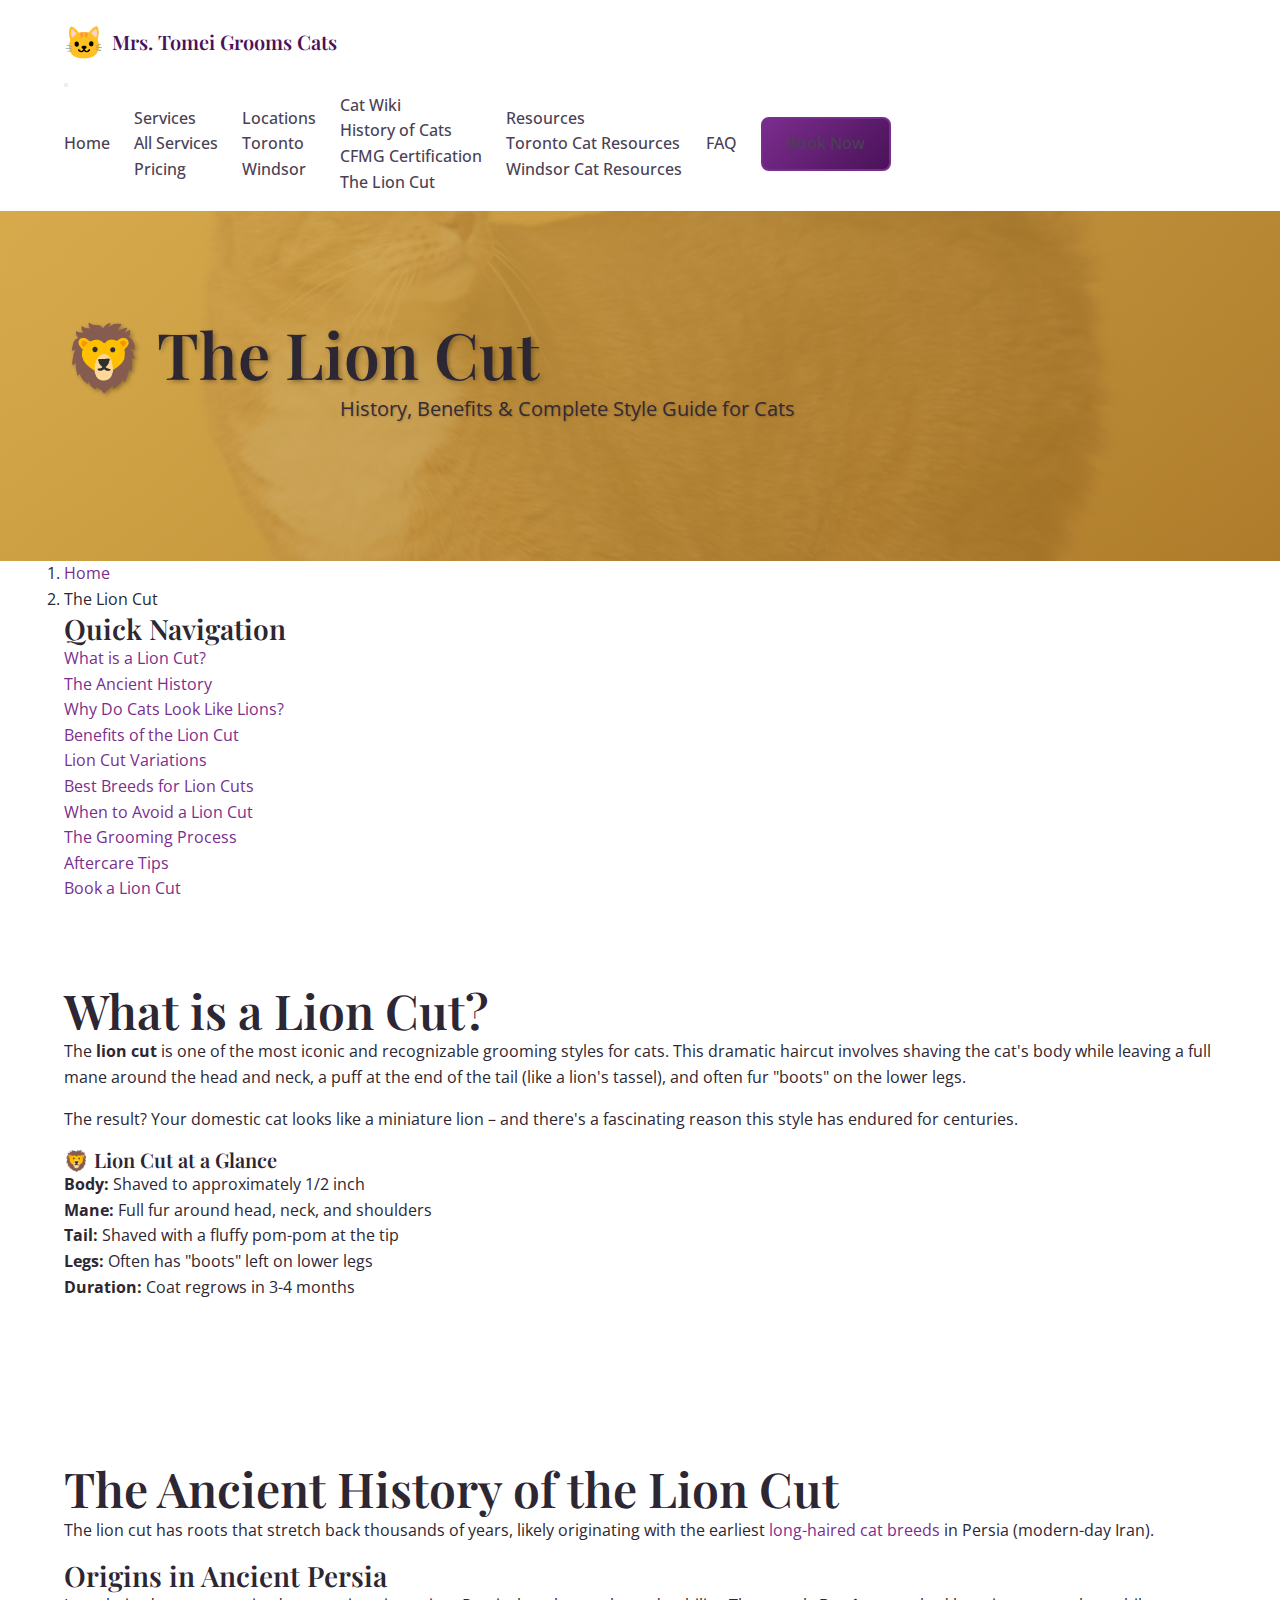
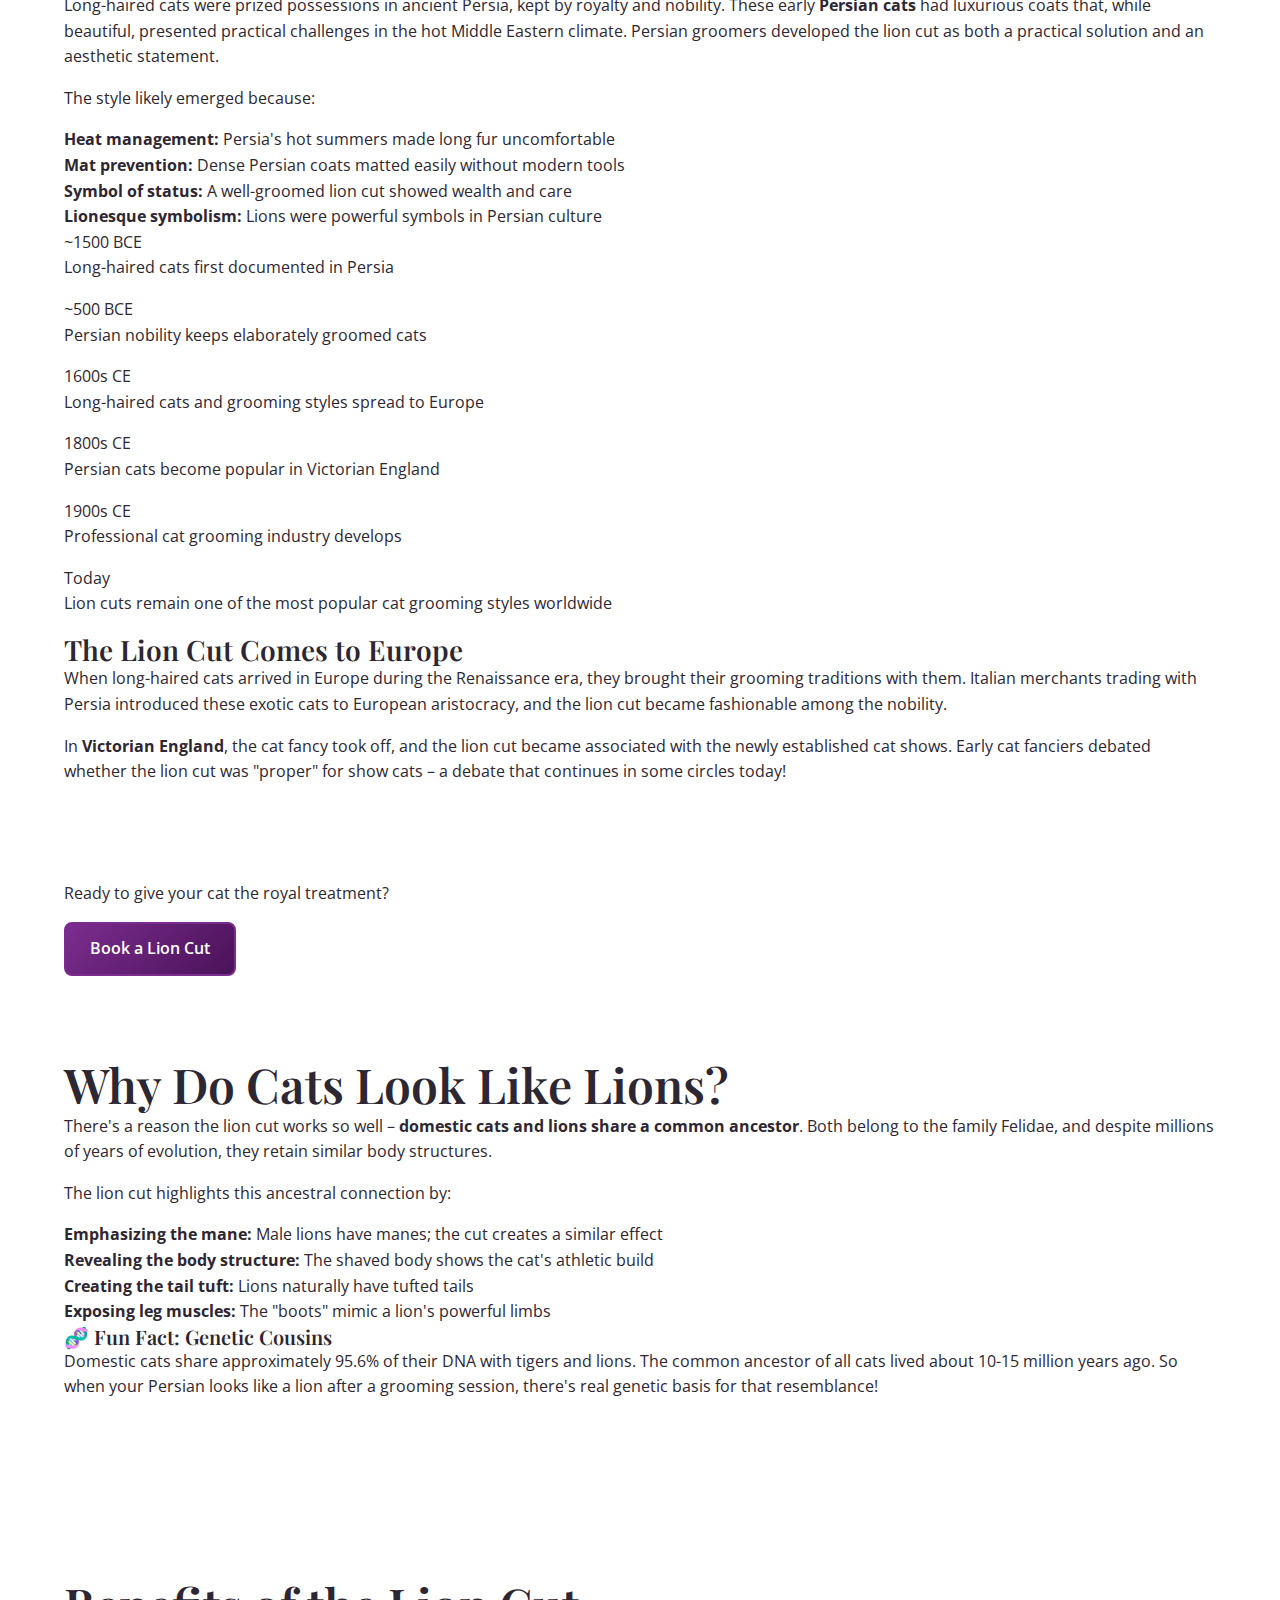
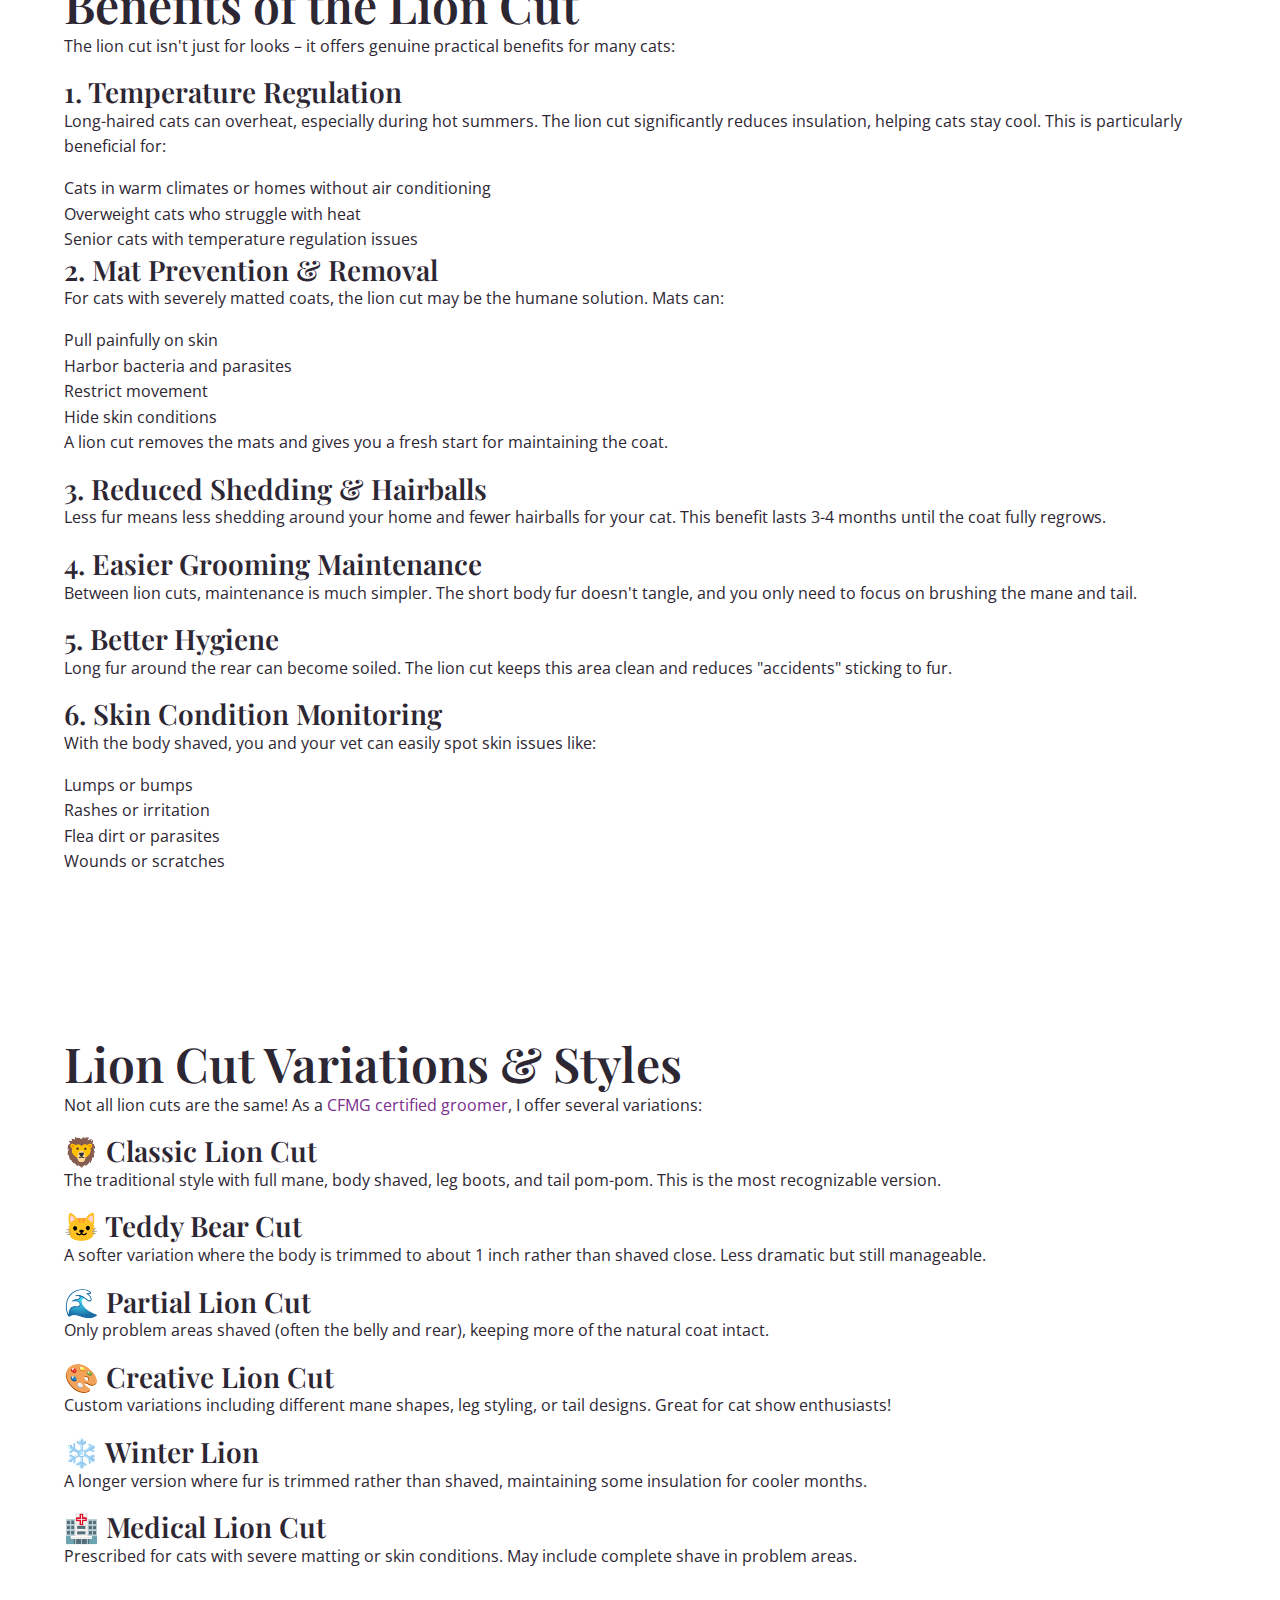
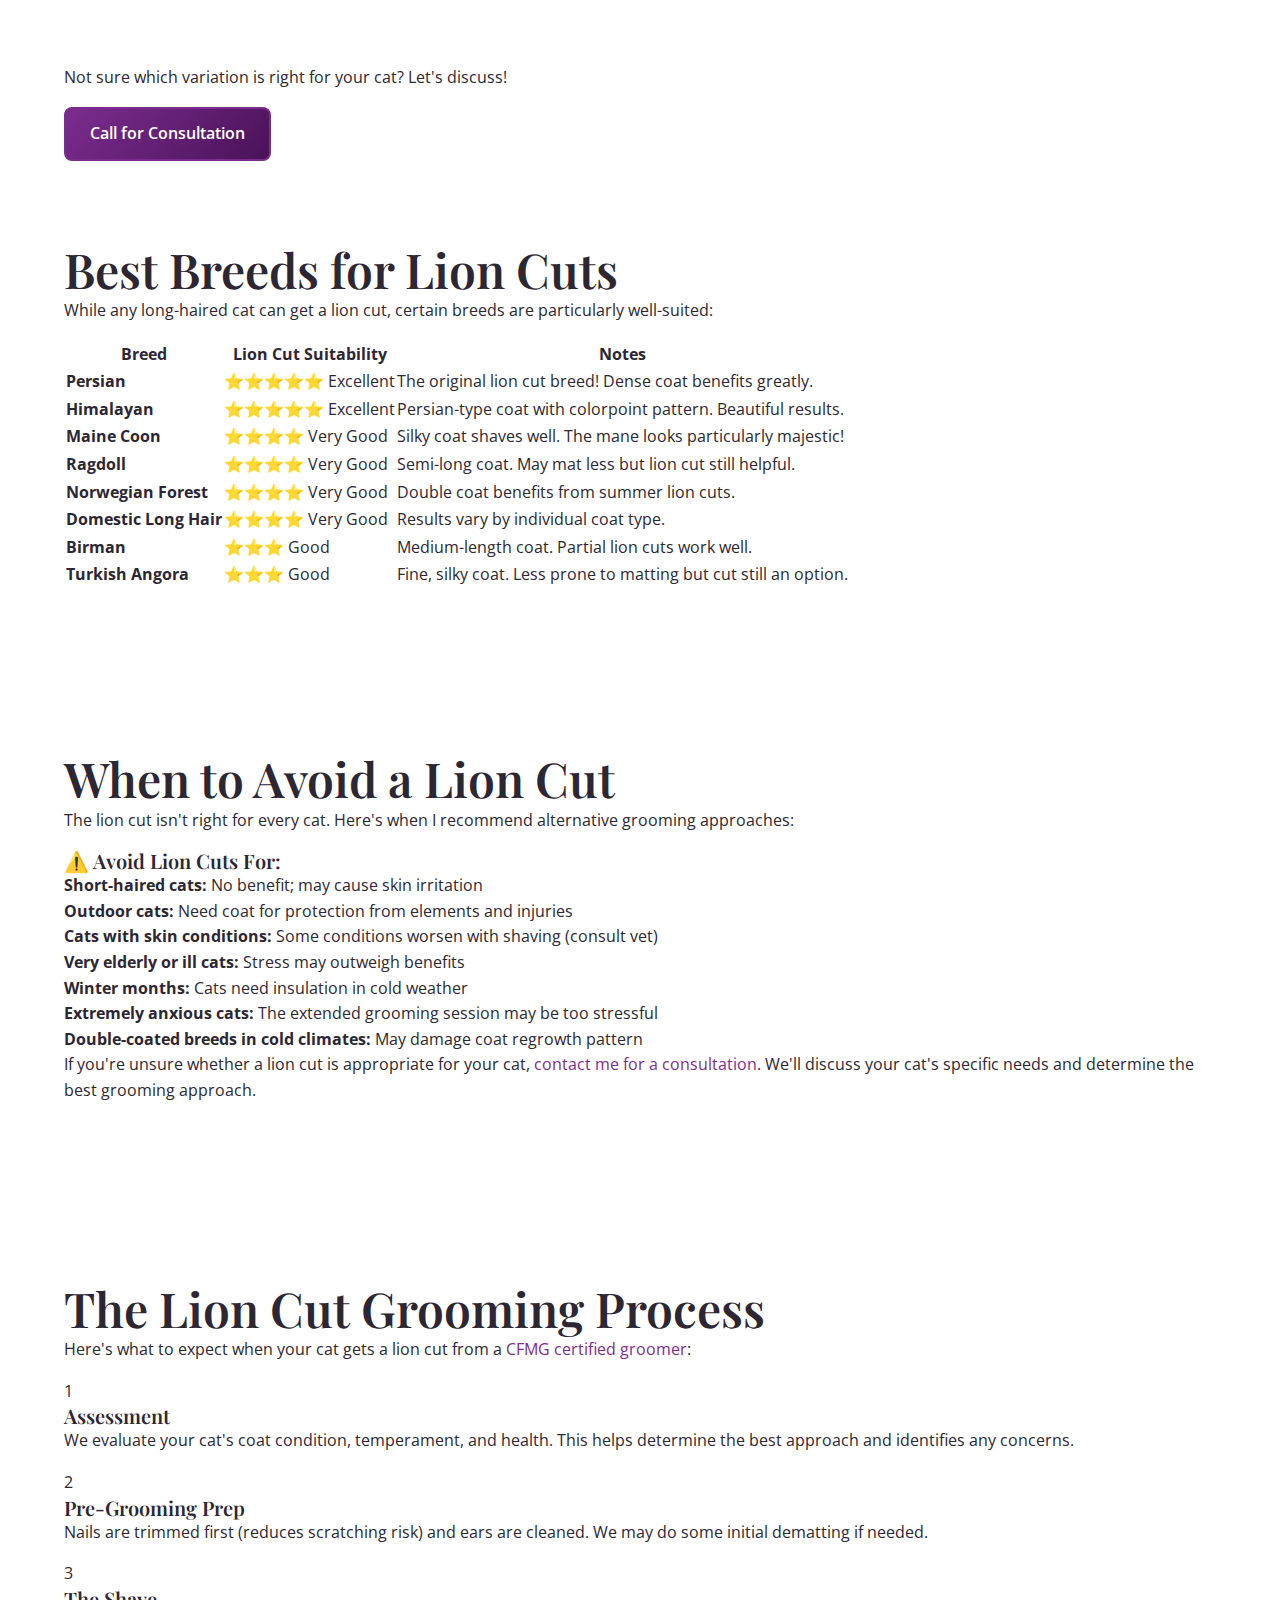
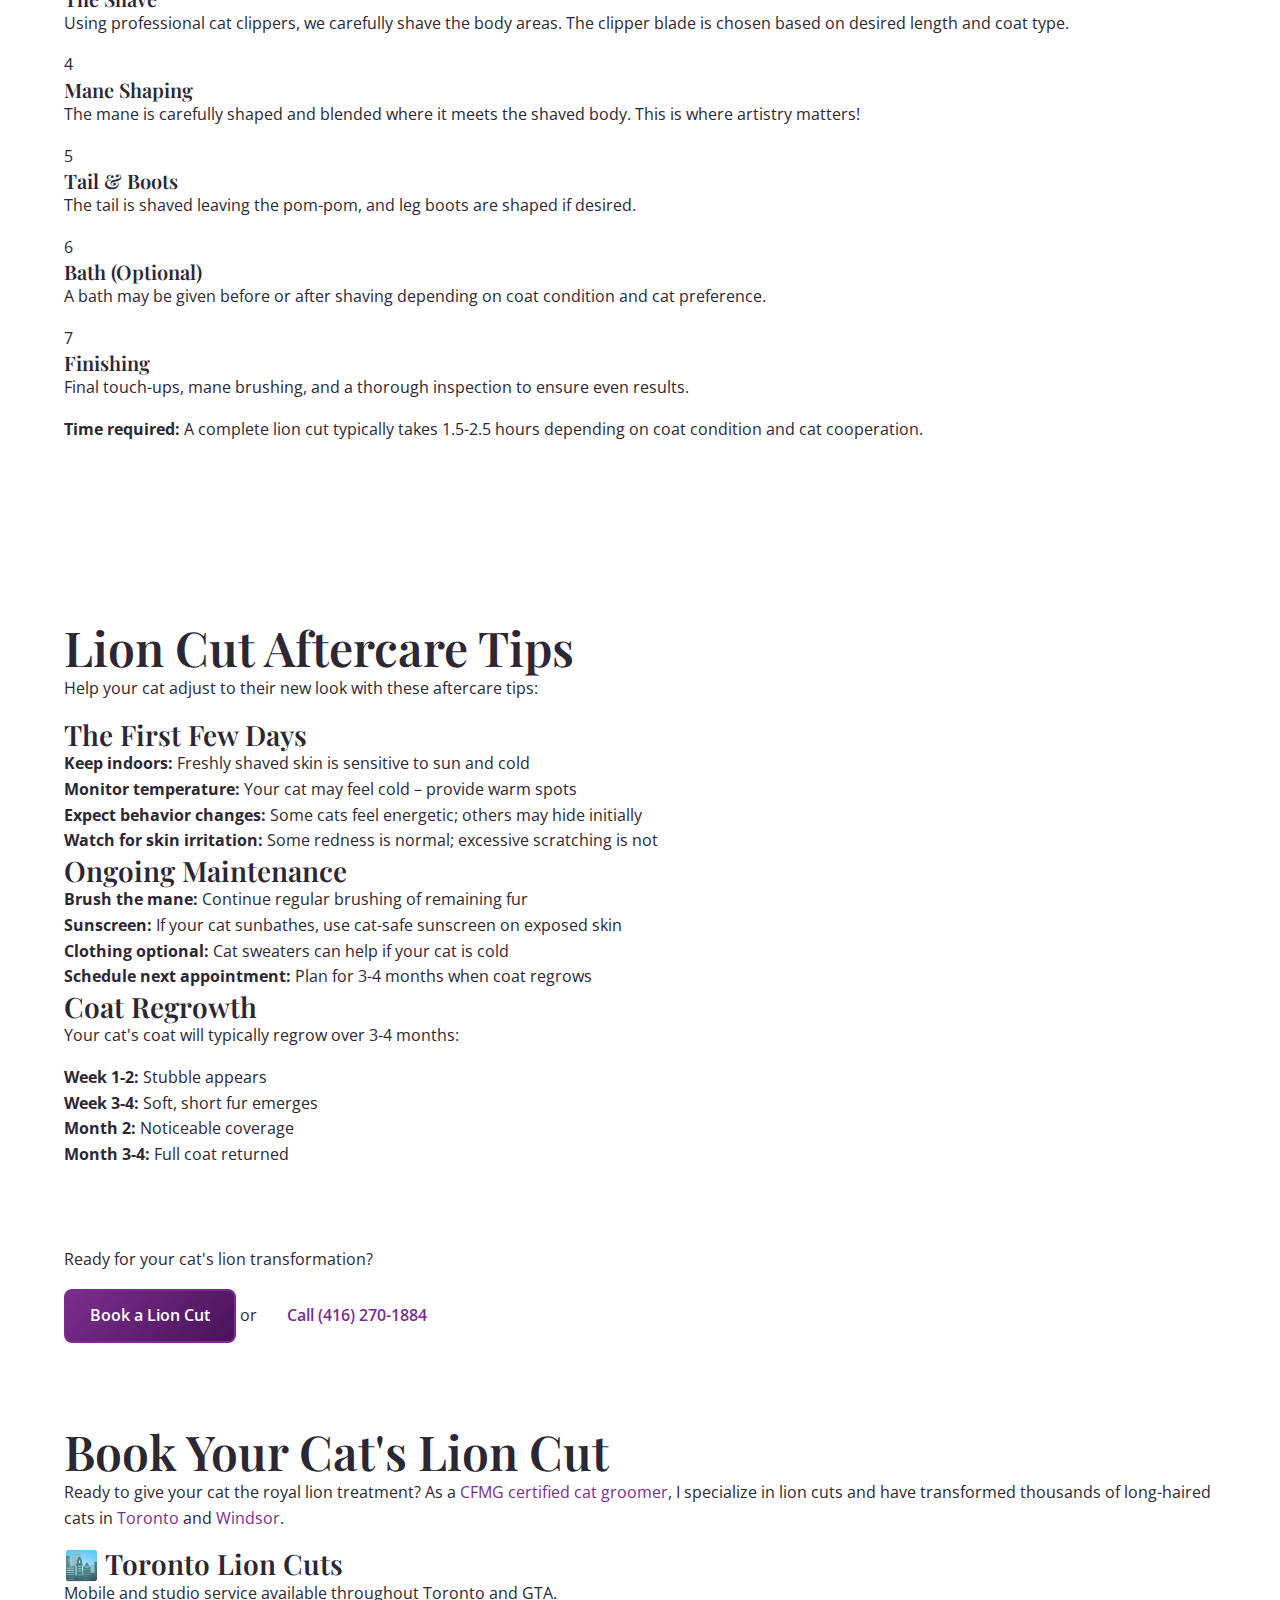
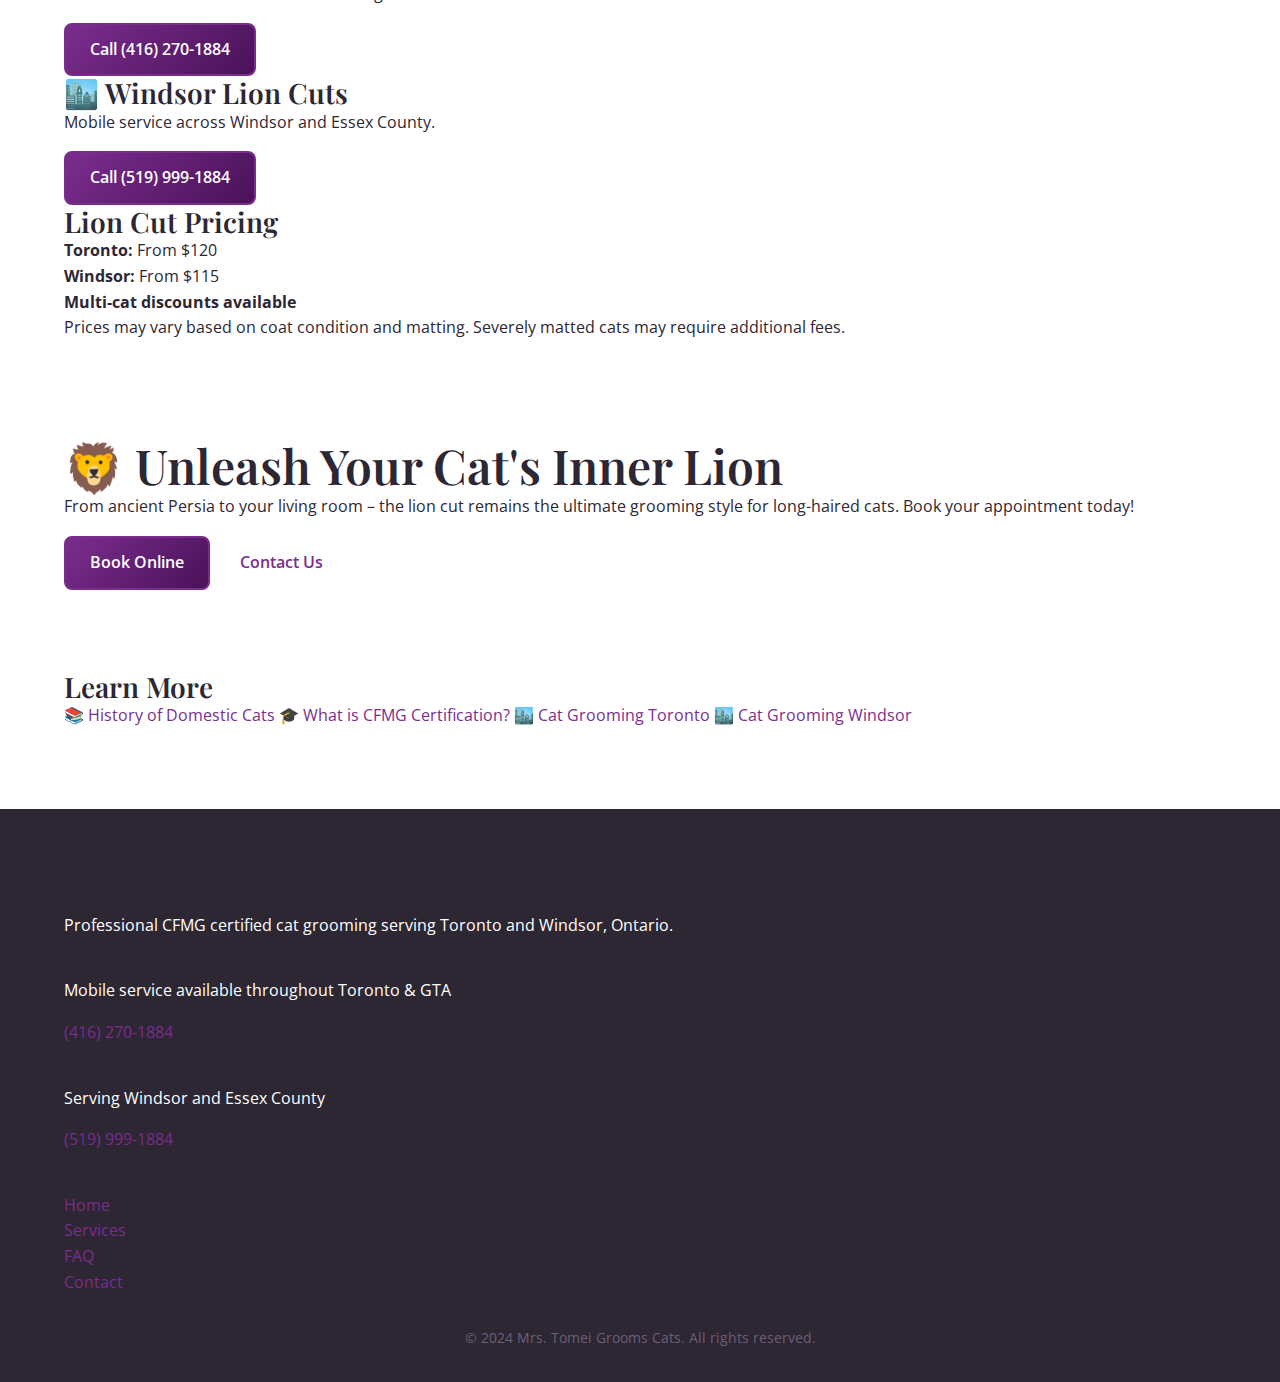
<file: lion-cut-history.html>
<!DOCTYPE html>
<html lang="en">
<head>
    <meta charset="UTF-8">
    <meta name="viewport" content="width=device-width, initial-scale=1.0">
    <title>The Lion Cut for Cats | History, Benefits & Style Guide | Mrs. Tomei Grooms Cats</title>
    <meta name="description" content="Complete guide to the lion cut for cats: its fascinating history from ancient Persia, benefits for long-haired cats, variations, and when to choose this iconic style.">
    <meta name="keywords" content="lion cut cat, cat lion cut, lion cut history, Persian lion cut, Maine Coon lion cut, cat shave, long hair cat grooming, lion cut benefits, summer cat grooming">

    <!-- Open Graph -->
    <meta property="og:title" content="The Lion Cut for Cats | History, Benefits & Style Guide">
    <meta property="og:description" content="Discover the fascinating history of the lion cut, from ancient Persian cats to modern grooming. Learn why this iconic style is perfect for long-haired cats.">
    <meta property="og:type" content="article">
    <meta property="og:url" content="https://www.mrstomeigroomscats.ca/lion-cut-history.html">

    <!-- Canonical -->
    <link rel="canonical" href="https://www.mrstomeigroomscats.ca/lion-cut-history.html">

    <!-- Favicon -->
    <link rel="icon" type="image/x-icon" href="favicon.ico">

    <!-- Fonts -->
    <link rel="preconnect" href="https://fonts.googleapis.com">
    <link rel="preconnect" href="https://fonts.gstatic.com" crossorigin>
    <link href="https://fonts.googleapis.com/css2?family=Playfair+Display:wght@400;600;700&family=Open+Sans:wght@400;500;600&display=swap" rel="stylesheet">

    <!-- Styles -->
    <link rel="stylesheet" href="css/style.css?v=20251209c">

    <!-- Schema Markup -->
    <script type="application/ld+json">
    {
        "@context": "https://schema.org",
        "@type": "Article",
        "headline": "The Lion Cut for Cats: History, Benefits & Complete Style Guide",
        "description": "Comprehensive guide to the lion cut grooming style for cats, covering its Persian origins, modern variations, benefits, and when it's appropriate for your cat.",
        "author": {
            "@type": "Person",
            "name": "Mrs. Tomei"
        },
        "publisher": {
            "@type": "Organization",
            "name": "Mrs. Tomei Grooms Cats",
            "url": "https://www.mrstomeigroomscats.ca"
        },
        "datePublished": "2024-01-01",
        "dateModified": "2024-12-09",
        "mainEntityOfPage": {
            "@type": "WebPage",
            "@id": "https://www.mrstomeigroomscats.ca/lion-cut-history.html"
        }
    }
    </script>
</head>
<body>
    <!-- Navigation -->
    <nav class="navbar">
        <div class="container">
            <a href="index.html" class="logo">
                <span class="logo-icon">🐱</span>
                <span class="logo-text">Mrs. Tomei Grooms Cats</span>
            </a>
            <button class="mobile-menu-btn" aria-label="Toggle menu">
                <span></span>
                <span></span>
                <span></span>
            </button>
            <ul class="nav-menu">
                <li><a href="index.html">Home</a></li>
                <li class="nav-dropdown">
                    <a href="#" class="nav-dropdown-toggle">Services</a>
                    <ul class="nav-dropdown-menu">
                        <li><a href="index.html#services">All Services</a></li>
                        <li><a href="index.html#pricing">Pricing</a></li>
                    </ul>
                </li>
                <li class="nav-dropdown">
                    <a href="#" class="nav-dropdown-toggle">Locations</a>
                    <ul class="nav-dropdown-menu">
                        <li><a href="cat-grooming-toronto.html">Toronto</a></li>
                        <li><a href="cat-grooming-windsor.html">Windsor</a></li>
                    </ul>
                </li>
                <li class="nav-dropdown">
                    <a href="#" class="nav-dropdown-toggle">Cat Wiki</a>
                    <ul class="nav-dropdown-menu">
                        <li><a href="history-of-cats.html">History of Cats</a></li>
                        <li><a href="cfmg-certification.html">CFMG Certification</a></li>
                        <li><a href="lion-cut-history.html">The Lion Cut</a></li>
                    </ul>
                </li>
                <li class="nav-dropdown">
                    <a href="#" class="nav-dropdown-toggle">Resources</a>
                    <ul class="nav-dropdown-menu">
                        <li><a href="cat-resources-toronto.html">Toronto Cat Resources</a></li>
                        <li><a href="cat-resources-windsor.html">Windsor Cat Resources</a></li>
                    </ul>
                </li>
                <li><a href="index.html#faq">FAQ</a></li>
                <li><a href="index.html#contact" class="btn btn-primary">Book Now</a></li>
            </ul>
        </div>
    </nav>

    <!-- Hero Section -->
    <section class="page-hero" style="background: linear-gradient(135deg, rgba(212, 168, 75, 0.85) 0%, rgba(170, 120, 40, 0.85) 100%), url('images/lion-cut-cat.jpg') center/cover no-repeat; min-height: 350px; display: flex; align-items: center;">
        <div class="container">
            <h1 style="text-shadow: 2px 2px 4px rgba(0,0,0,0.3);">🦁 The Lion Cut</h1>
            <p class="hero-subtitle" style="text-shadow: 1px 1px 2px rgba(0,0,0,0.2);">History, Benefits & Complete Style Guide for Cats</p>
        </div>
    </section>

    <!-- Breadcrumb -->
    <nav class="breadcrumb" aria-label="Breadcrumb">
        <div class="container">
            <ol itemscope itemtype="https://schema.org/BreadcrumbList">
                <li itemprop="itemListElement" itemscope itemtype="https://schema.org/ListItem">
                    <a itemprop="item" href="index.html"><span itemprop="name">Home</span></a>
                    <meta itemprop="position" content="1">
                </li>
                <li itemprop="itemListElement" itemscope itemtype="https://schema.org/ListItem">
                    <span itemprop="name">The Lion Cut</span>
                    <meta itemprop="position" content="2">
                </li>
            </ol>
        </div>
    </nav>

    <!-- Main Content -->
    <main class="article-content">
        <div class="container">
            <div class="content-wrapper">
                <!-- Table of Contents -->
                <aside class="toc-sidebar">
                    <div class="toc-container">
                        <h3>Quick Navigation</h3>
                        <ul class="toc-list">
                            <li><a href="#introduction">What is a Lion Cut?</a></li>
                            <li><a href="#history">The Ancient History</a></li>
                            <li><a href="#why-lions">Why Do Cats Look Like Lions?</a></li>
                            <li><a href="#benefits">Benefits of the Lion Cut</a></li>
                            <li><a href="#variations">Lion Cut Variations</a></li>
                            <li><a href="#breeds">Best Breeds for Lion Cuts</a></li>
                            <li><a href="#when-to-avoid">When to Avoid a Lion Cut</a></li>
                            <li><a href="#process">The Grooming Process</a></li>
                            <li><a href="#aftercare">Aftercare Tips</a></li>
                            <li><a href="#book">Book a Lion Cut</a></li>
                        </ul>
                    </div>
                </aside>

                <!-- Article Body -->
                <article class="main-article">
                    <section id="introduction">
                        <h2>What is a Lion Cut?</h2>
                        <p>The <strong>lion cut</strong> is one of the most iconic and recognizable grooming styles for cats. This dramatic haircut involves shaving the cat's body while leaving a full mane around the head and neck, a puff at the end of the tail (like a lion's tassel), and often fur "boots" on the lower legs.</p>

                        <p>The result? Your domestic cat looks like a miniature lion – and there's a fascinating reason this style has endured for centuries.</p>

                        <div class="highlight-box">
                            <h4>🦁 Lion Cut at a Glance</h4>
                            <ul>
                                <li><strong>Body:</strong> Shaved to approximately 1/2 inch</li>
                                <li><strong>Mane:</strong> Full fur around head, neck, and shoulders</li>
                                <li><strong>Tail:</strong> Shaved with a fluffy pom-pom at the tip</li>
                                <li><strong>Legs:</strong> Often has "boots" left on lower legs</li>
                                <li><strong>Duration:</strong> Coat regrows in 3-4 months</li>
                            </ul>
                        </div>
                    </section>

                    <section id="history">
                        <h2>The Ancient History of the Lion Cut</h2>
                        <p>The lion cut has roots that stretch back thousands of years, likely originating with the earliest <a href="history-of-cats.html">long-haired cat breeds</a> in Persia (modern-day Iran).</p>

                        <h3>Origins in Ancient Persia</h3>
                        <p>Long-haired cats were prized possessions in ancient Persia, kept by royalty and nobility. These early <strong>Persian cats</strong> had luxurious coats that, while beautiful, presented practical challenges in the hot Middle Eastern climate. Persian groomers developed the lion cut as both a practical solution and an aesthetic statement.</p>

                        <p>The style likely emerged because:</p>
                        <ul>
                            <li><strong>Heat management:</strong> Persia's hot summers made long fur uncomfortable</li>
                            <li><strong>Mat prevention:</strong> Dense Persian coats matted easily without modern tools</li>
                            <li><strong>Symbol of status:</strong> A well-groomed lion cut showed wealth and care</li>
                            <li><strong>Lionesque symbolism:</strong> Lions were powerful symbols in Persian culture</li>
                        </ul>

                        <div class="timeline">
                            <div class="timeline-item">
                                <span class="timeline-date">~1500 BCE</span>
                                <p>Long-haired cats first documented in Persia</p>
                            </div>
                            <div class="timeline-item">
                                <span class="timeline-date">~500 BCE</span>
                                <p>Persian nobility keeps elaborately groomed cats</p>
                            </div>
                            <div class="timeline-item">
                                <span class="timeline-date">1600s CE</span>
                                <p>Long-haired cats and grooming styles spread to Europe</p>
                            </div>
                            <div class="timeline-item">
                                <span class="timeline-date">1800s CE</span>
                                <p>Persian cats become popular in Victorian England</p>
                            </div>
                            <div class="timeline-item">
                                <span class="timeline-date">1900s CE</span>
                                <p>Professional cat grooming industry develops</p>
                            </div>
                            <div class="timeline-item">
                                <span class="timeline-date">Today</span>
                                <p>Lion cuts remain one of the most popular cat grooming styles worldwide</p>
                            </div>
                        </div>

                        <h3>The Lion Cut Comes to Europe</h3>
                        <p>When long-haired cats arrived in Europe during the Renaissance era, they brought their grooming traditions with them. Italian merchants trading with Persia introduced these exotic cats to European aristocracy, and the lion cut became fashionable among the nobility.</p>

                        <p>In <strong>Victorian England</strong>, the cat fancy took off, and the lion cut became associated with the newly established cat shows. Early cat fanciers debated whether the lion cut was "proper" for show cats – a debate that continues in some circles today!</p>
                    </section>

                    <!-- CTA -->
                    <div class="inline-cta">
                        <p>Ready to give your cat the royal treatment?</p>
                        <a href="https://mrstomeigroomscats.square.site/" class="btn btn-primary">Book a Lion Cut</a>
                    </div>

                    <section id="why-lions">
                        <h2>Why Do Cats Look Like Lions?</h2>
                        <p>There's a reason the lion cut works so well – <strong>domestic cats and lions share a common ancestor</strong>. Both belong to the family Felidae, and despite millions of years of evolution, they retain similar body structures.</p>

                        <p>The lion cut highlights this ancestral connection by:</p>
                        <ul>
                            <li><strong>Emphasizing the mane:</strong> Male lions have manes; the cut creates a similar effect</li>
                            <li><strong>Revealing the body structure:</strong> The shaved body shows the cat's athletic build</li>
                            <li><strong>Creating the tail tuft:</strong> Lions naturally have tufted tails</li>
                            <li><strong>Exposing leg muscles:</strong> The "boots" mimic a lion's powerful limbs</li>
                        </ul>

                        <div class="highlight-box info">
                            <h4>🧬 Fun Fact: Genetic Cousins</h4>
                            <p>Domestic cats share approximately 95.6% of their DNA with tigers and lions. The common ancestor of all cats lived about 10-15 million years ago. So when your Persian looks like a lion after a grooming session, there's real genetic basis for that resemblance!</p>
                        </div>
                    </section>

                    <section id="benefits">
                        <h2>Benefits of the Lion Cut</h2>
                        <p>The lion cut isn't just for looks – it offers genuine practical benefits for many cats:</p>

                        <h3>1. Temperature Regulation</h3>
                        <p>Long-haired cats can overheat, especially during hot summers. The lion cut significantly reduces insulation, helping cats stay cool. This is particularly beneficial for:</p>
                        <ul>
                            <li>Cats in warm climates or homes without air conditioning</li>
                            <li>Overweight cats who struggle with heat</li>
                            <li>Senior cats with temperature regulation issues</li>
                        </ul>

                        <h3>2. Mat Prevention & Removal</h3>
                        <p>For cats with severely matted coats, the lion cut may be the humane solution. Mats can:</p>
                        <ul>
                            <li>Pull painfully on skin</li>
                            <li>Harbor bacteria and parasites</li>
                            <li>Restrict movement</li>
                            <li>Hide skin conditions</li>
                        </ul>
                        <p>A lion cut removes the mats and gives you a fresh start for maintaining the coat.</p>

                        <h3>3. Reduced Shedding & Hairballs</h3>
                        <p>Less fur means less shedding around your home and fewer hairballs for your cat. This benefit lasts 3-4 months until the coat fully regrows.</p>

                        <h3>4. Easier Grooming Maintenance</h3>
                        <p>Between lion cuts, maintenance is much simpler. The short body fur doesn't tangle, and you only need to focus on brushing the mane and tail.</p>

                        <h3>5. Better Hygiene</h3>
                        <p>Long fur around the rear can become soiled. The lion cut keeps this area clean and reduces "accidents" sticking to fur.</p>

                        <h3>6. Skin Condition Monitoring</h3>
                        <p>With the body shaved, you and your vet can easily spot skin issues like:</p>
                        <ul>
                            <li>Lumps or bumps</li>
                            <li>Rashes or irritation</li>
                            <li>Flea dirt or parasites</li>
                            <li>Wounds or scratches</li>
                        </ul>
                    </section>

                    <section id="variations">
                        <h2>Lion Cut Variations & Styles</h2>
                        <p>Not all lion cuts are the same! As a <a href="cfmg-certification.html">CFMG certified groomer</a>, I offer several variations:</p>

                        <div class="variations-grid">
                            <div class="variation-card">
                                <h3>🦁 Classic Lion Cut</h3>
                                <p>The traditional style with full mane, body shaved, leg boots, and tail pom-pom. This is the most recognizable version.</p>
                            </div>

                            <div class="variation-card">
                                <h3>🐱 Teddy Bear Cut</h3>
                                <p>A softer variation where the body is trimmed to about 1 inch rather than shaved close. Less dramatic but still manageable.</p>
                            </div>

                            <div class="variation-card">
                                <h3>🌊 Partial Lion Cut</h3>
                                <p>Only problem areas shaved (often the belly and rear), keeping more of the natural coat intact.</p>
                            </div>

                            <div class="variation-card">
                                <h3>🎨 Creative Lion Cut</h3>
                                <p>Custom variations including different mane shapes, leg styling, or tail designs. Great for cat show enthusiasts!</p>
                            </div>

                            <div class="variation-card">
                                <h3>❄️ Winter Lion</h3>
                                <p>A longer version where fur is trimmed rather than shaved, maintaining some insulation for cooler months.</p>
                            </div>

                            <div class="variation-card">
                                <h3>🏥 Medical Lion Cut</h3>
                                <p>Prescribed for cats with severe matting or skin conditions. May include complete shave in problem areas.</p>
                            </div>
                        </div>
                    </section>

                    <!-- CTA -->
                    <div class="inline-cta">
                        <p>Not sure which variation is right for your cat? Let's discuss!</p>
                        <a href="tel:4162701884" class="btn btn-primary">Call for Consultation</a>
                    </div>

                    <section id="breeds">
                        <h2>Best Breeds for Lion Cuts</h2>
                        <p>While any long-haired cat can get a lion cut, certain breeds are particularly well-suited:</p>

                        <div class="breeds-table">
                            <table>
                                <thead>
                                    <tr>
                                        <th>Breed</th>
                                        <th>Lion Cut Suitability</th>
                                        <th>Notes</th>
                                    </tr>
                                </thead>
                                <tbody>
                                    <tr>
                                        <td><strong>Persian</strong></td>
                                        <td>⭐⭐⭐⭐⭐ Excellent</td>
                                        <td>The original lion cut breed! Dense coat benefits greatly.</td>
                                    </tr>
                                    <tr>
                                        <td><strong>Himalayan</strong></td>
                                        <td>⭐⭐⭐⭐⭐ Excellent</td>
                                        <td>Persian-type coat with colorpoint pattern. Beautiful results.</td>
                                    </tr>
                                    <tr>
                                        <td><strong>Maine Coon</strong></td>
                                        <td>⭐⭐⭐⭐ Very Good</td>
                                        <td>Silky coat shaves well. The mane looks particularly majestic!</td>
                                    </tr>
                                    <tr>
                                        <td><strong>Ragdoll</strong></td>
                                        <td>⭐⭐⭐⭐ Very Good</td>
                                        <td>Semi-long coat. May mat less but lion cut still helpful.</td>
                                    </tr>
                                    <tr>
                                        <td><strong>Norwegian Forest</strong></td>
                                        <td>⭐⭐⭐⭐ Very Good</td>
                                        <td>Double coat benefits from summer lion cuts.</td>
                                    </tr>
                                    <tr>
                                        <td><strong>Domestic Long Hair</strong></td>
                                        <td>⭐⭐⭐⭐ Very Good</td>
                                        <td>Results vary by individual coat type.</td>
                                    </tr>
                                    <tr>
                                        <td><strong>Birman</strong></td>
                                        <td>⭐⭐⭐ Good</td>
                                        <td>Medium-length coat. Partial lion cuts work well.</td>
                                    </tr>
                                    <tr>
                                        <td><strong>Turkish Angora</strong></td>
                                        <td>⭐⭐⭐ Good</td>
                                        <td>Fine, silky coat. Less prone to matting but cut still an option.</td>
                                    </tr>
                                </tbody>
                            </table>
                        </div>
                    </section>

                    <section id="when-to-avoid">
                        <h2>When to Avoid a Lion Cut</h2>
                        <p>The lion cut isn't right for every cat. Here's when I recommend alternative grooming approaches:</p>

                        <div class="warning-box">
                            <h4>⚠️ Avoid Lion Cuts For:</h4>
                            <ul>
                                <li><strong>Short-haired cats:</strong> No benefit; may cause skin irritation</li>
                                <li><strong>Outdoor cats:</strong> Need coat for protection from elements and injuries</li>
                                <li><strong>Cats with skin conditions:</strong> Some conditions worsen with shaving (consult vet)</li>
                                <li><strong>Very elderly or ill cats:</strong> Stress may outweigh benefits</li>
                                <li><strong>Winter months:</strong> Cats need insulation in cold weather</li>
                                <li><strong>Extremely anxious cats:</strong> The extended grooming session may be too stressful</li>
                                <li><strong>Double-coated breeds in cold climates:</strong> May damage coat regrowth pattern</li>
                            </ul>
                        </div>

                        <p>If you're unsure whether a lion cut is appropriate for your cat, <a href="tel:4162701884">contact me for a consultation</a>. We'll discuss your cat's specific needs and determine the best grooming approach.</p>
                    </section>

                    <section id="process">
                        <h2>The Lion Cut Grooming Process</h2>
                        <p>Here's what to expect when your cat gets a lion cut from a <a href="cfmg-certification.html">CFMG certified groomer</a>:</p>

                        <div class="process-steps">
                            <div class="step">
                                <span class="step-number">1</span>
                                <h4>Assessment</h4>
                                <p>We evaluate your cat's coat condition, temperament, and health. This helps determine the best approach and identifies any concerns.</p>
                            </div>

                            <div class="step">
                                <span class="step-number">2</span>
                                <h4>Pre-Grooming Prep</h4>
                                <p>Nails are trimmed first (reduces scratching risk) and ears are cleaned. We may do some initial dematting if needed.</p>
                            </div>

                            <div class="step">
                                <span class="step-number">3</span>
                                <h4>The Shave</h4>
                                <p>Using professional cat clippers, we carefully shave the body areas. The clipper blade is chosen based on desired length and coat type.</p>
                            </div>

                            <div class="step">
                                <span class="step-number">4</span>
                                <h4>Mane Shaping</h4>
                                <p>The mane is carefully shaped and blended where it meets the shaved body. This is where artistry matters!</p>
                            </div>

                            <div class="step">
                                <span class="step-number">5</span>
                                <h4>Tail & Boots</h4>
                                <p>The tail is shaved leaving the pom-pom, and leg boots are shaped if desired.</p>
                            </div>

                            <div class="step">
                                <span class="step-number">6</span>
                                <h4>Bath (Optional)</h4>
                                <p>A bath may be given before or after shaving depending on coat condition and cat preference.</p>
                            </div>

                            <div class="step">
                                <span class="step-number">7</span>
                                <h4>Finishing</h4>
                                <p>Final touch-ups, mane brushing, and a thorough inspection to ensure even results.</p>
                            </div>
                        </div>

                        <p><strong>Time required:</strong> A complete lion cut typically takes 1.5-2.5 hours depending on coat condition and cat cooperation.</p>
                    </section>

                    <section id="aftercare">
                        <h2>Lion Cut Aftercare Tips</h2>
                        <p>Help your cat adjust to their new look with these aftercare tips:</p>

                        <h3>The First Few Days</h3>
                        <ul>
                            <li><strong>Keep indoors:</strong> Freshly shaved skin is sensitive to sun and cold</li>
                            <li><strong>Monitor temperature:</strong> Your cat may feel cold – provide warm spots</li>
                            <li><strong>Expect behavior changes:</strong> Some cats feel energetic; others may hide initially</li>
                            <li><strong>Watch for skin irritation:</strong> Some redness is normal; excessive scratching is not</li>
                        </ul>

                        <h3>Ongoing Maintenance</h3>
                        <ul>
                            <li><strong>Brush the mane:</strong> Continue regular brushing of remaining fur</li>
                            <li><strong>Sunscreen:</strong> If your cat sunbathes, use cat-safe sunscreen on exposed skin</li>
                            <li><strong>Clothing optional:</strong> Cat sweaters can help if your cat is cold</li>
                            <li><strong>Schedule next appointment:</strong> Plan for 3-4 months when coat regrows</li>
                        </ul>

                        <h3>Coat Regrowth</h3>
                        <p>Your cat's coat will typically regrow over 3-4 months:</p>
                        <ul>
                            <li><strong>Week 1-2:</strong> Stubble appears</li>
                            <li><strong>Week 3-4:</strong> Soft, short fur emerges</li>
                            <li><strong>Month 2:</strong> Noticeable coverage</li>
                            <li><strong>Month 3-4:</strong> Full coat returned</li>
                        </ul>
                    </section>

                    <!-- CTA -->
                    <div class="inline-cta">
                        <p>Ready for your cat's lion transformation?</p>
                        <div class="cta-buttons">
                            <a href="https://mrstomeigroomscats.square.site/" class="btn btn-primary">Book a Lion Cut</a>
                            <span class="cta-or">or</span>
                            <a href="tel:4162701884" class="btn btn-outline-dark">Call (416) 270-1884</a>
                        </div>
                    </div>

                    <section id="book">
                        <h2>Book Your Cat's Lion Cut</h2>
                        <p>Ready to give your cat the royal lion treatment? As a <a href="cfmg-certification.html">CFMG certified cat groomer</a>, I specialize in lion cuts and have transformed thousands of long-haired cats in <a href="cat-grooming-toronto.html">Toronto</a> and <a href="cat-grooming-windsor.html">Windsor</a>.</p>

                        <div class="booking-options">
                            <div class="booking-option">
                                <h3>🏙️ Toronto Lion Cuts</h3>
                                <p>Mobile and studio service available throughout Toronto and GTA.</p>
                                <a href="tel:4162701884" class="btn btn-primary">Call (416) 270-1884</a>
                            </div>

                            <div class="booking-option">
                                <h3>🏙️ Windsor Lion Cuts</h3>
                                <p>Mobile service across Windsor and Essex County.</p>
                                <a href="tel:5199991884" class="btn btn-primary">Call (519) 999-1884</a>
                            </div>
                        </div>

                        <h3>Lion Cut Pricing</h3>
                        <ul>
                            <li><strong>Toronto:</strong> From $120</li>
                            <li><strong>Windsor:</strong> From $115</li>
                            <li><strong>Multi-cat discounts available</strong></li>
                        </ul>
                        <p>Prices may vary based on coat condition and matting. Severely matted cats may require additional fees.</p>
                    </section>

                    <!-- Final CTA -->
                    <div class="final-cta">
                        <h2>🦁 Unleash Your Cat's Inner Lion</h2>
                        <p>From ancient Persia to your living room – the lion cut remains the ultimate grooming style for long-haired cats. Book your appointment today!</p>
                        <div class="cta-buttons">
                            <a href="https://mrstomeigroomscats.square.site/" class="btn btn-primary btn-large">Book Online</a>
                            <a href="index.html#contact" class="btn btn-secondary btn-large">Contact Us</a>
                        </div>
                    </div>

                    <!-- Related Pages -->
                    <section class="related-pages">
                        <h3>Learn More</h3>
                        <div class="related-links">
                            <a href="history-of-cats.html" class="related-link">
                                <span class="related-icon">📚</span>
                                <span>History of Domestic Cats</span>
                            </a>
                            <a href="cfmg-certification.html" class="related-link">
                                <span class="related-icon">🎓</span>
                                <span>What is CFMG Certification?</span>
                            </a>
                            <a href="cat-grooming-toronto.html" class="related-link">
                                <span class="related-icon">🏙️</span>
                                <span>Cat Grooming Toronto</span>
                            </a>
                            <a href="cat-grooming-windsor.html" class="related-link">
                                <span class="related-icon">🏙️</span>
                                <span>Cat Grooming Windsor</span>
                            </a>
                        </div>
                    </section>
                </article>
            </div>
        </div>
    </main>

    <!-- Footer -->
    <footer class="footer">
        <div class="container">
            <div class="footer-grid">
                <div class="footer-section">
                    <h4>Mrs. Tomei Grooms Cats</h4>
                    <p>Professional CFMG certified cat grooming serving Toronto and Windsor, Ontario.</p>
                </div>
                <div class="footer-section">
                    <h4>Toronto Location</h4>
                    <p>Mobile service available throughout Toronto & GTA</p>
                    <p><a href="tel:4162701884">(416) 270-1884</a></p>
                </div>
                <div class="footer-section">
                    <h4>Windsor Location</h4>
                    <p>Serving Windsor and Essex County</p>
                    <p><a href="tel:5199991884">(519) 999-1884</a></p>
                </div>
                <div class="footer-section">
                    <h4>Quick Links</h4>
                    <ul>
                        <li><a href="index.html">Home</a></li>
                        <li><a href="index.html#services">Services</a></li>
                        <li><a href="index.html#faq">FAQ</a></li>
                        <li><a href="index.html#contact">Contact</a></li>
                    </ul>
                </div>
            </div>
            <div class="footer-bottom">
                <p>&copy; 2024 Mrs. Tomei Grooms Cats. All rights reserved.</p>
            </div>
        </div>
    </footer>

    <!-- Mobile Menu Script -->
    <script>
        document.querySelector('.mobile-menu-btn').addEventListener('click', function() {
            document.querySelector('.nav-menu').classList.toggle('active');
            this.classList.toggle('active');
        });
    </script>
</body>
</html>
</file>
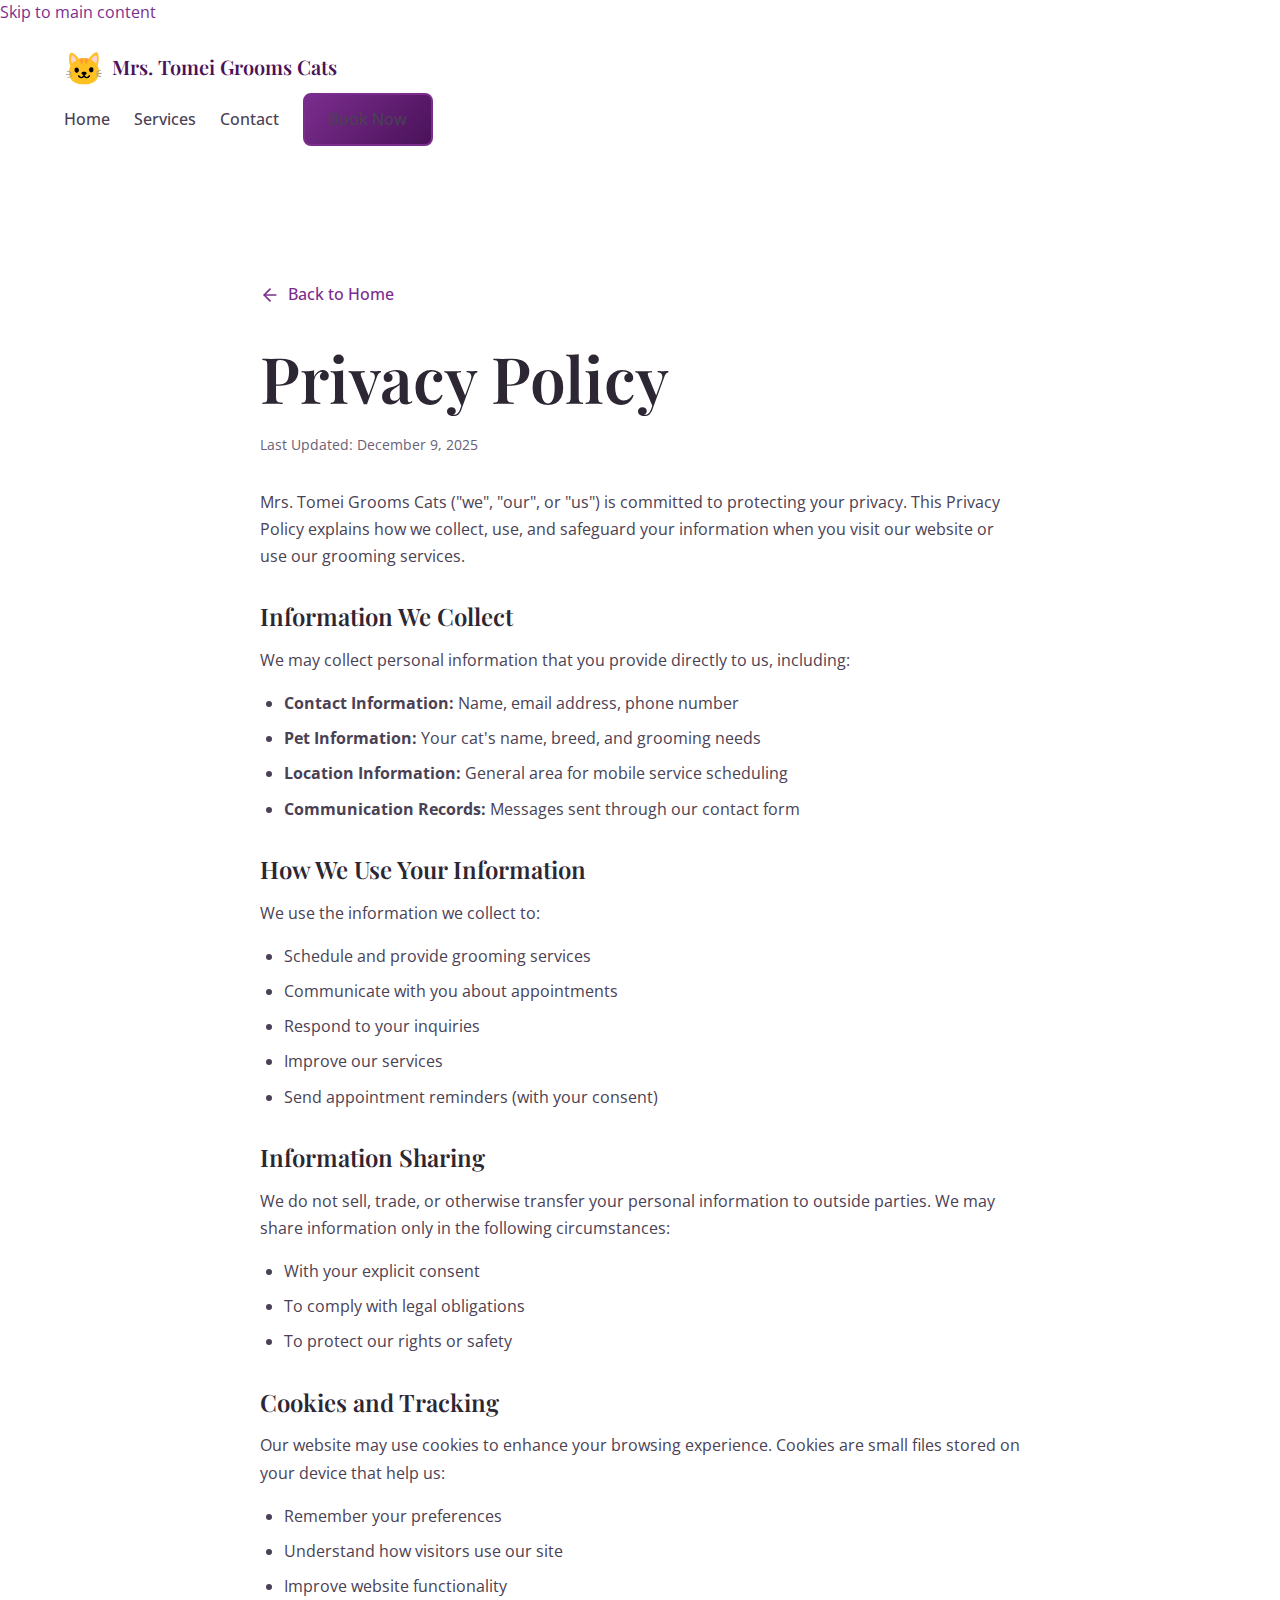
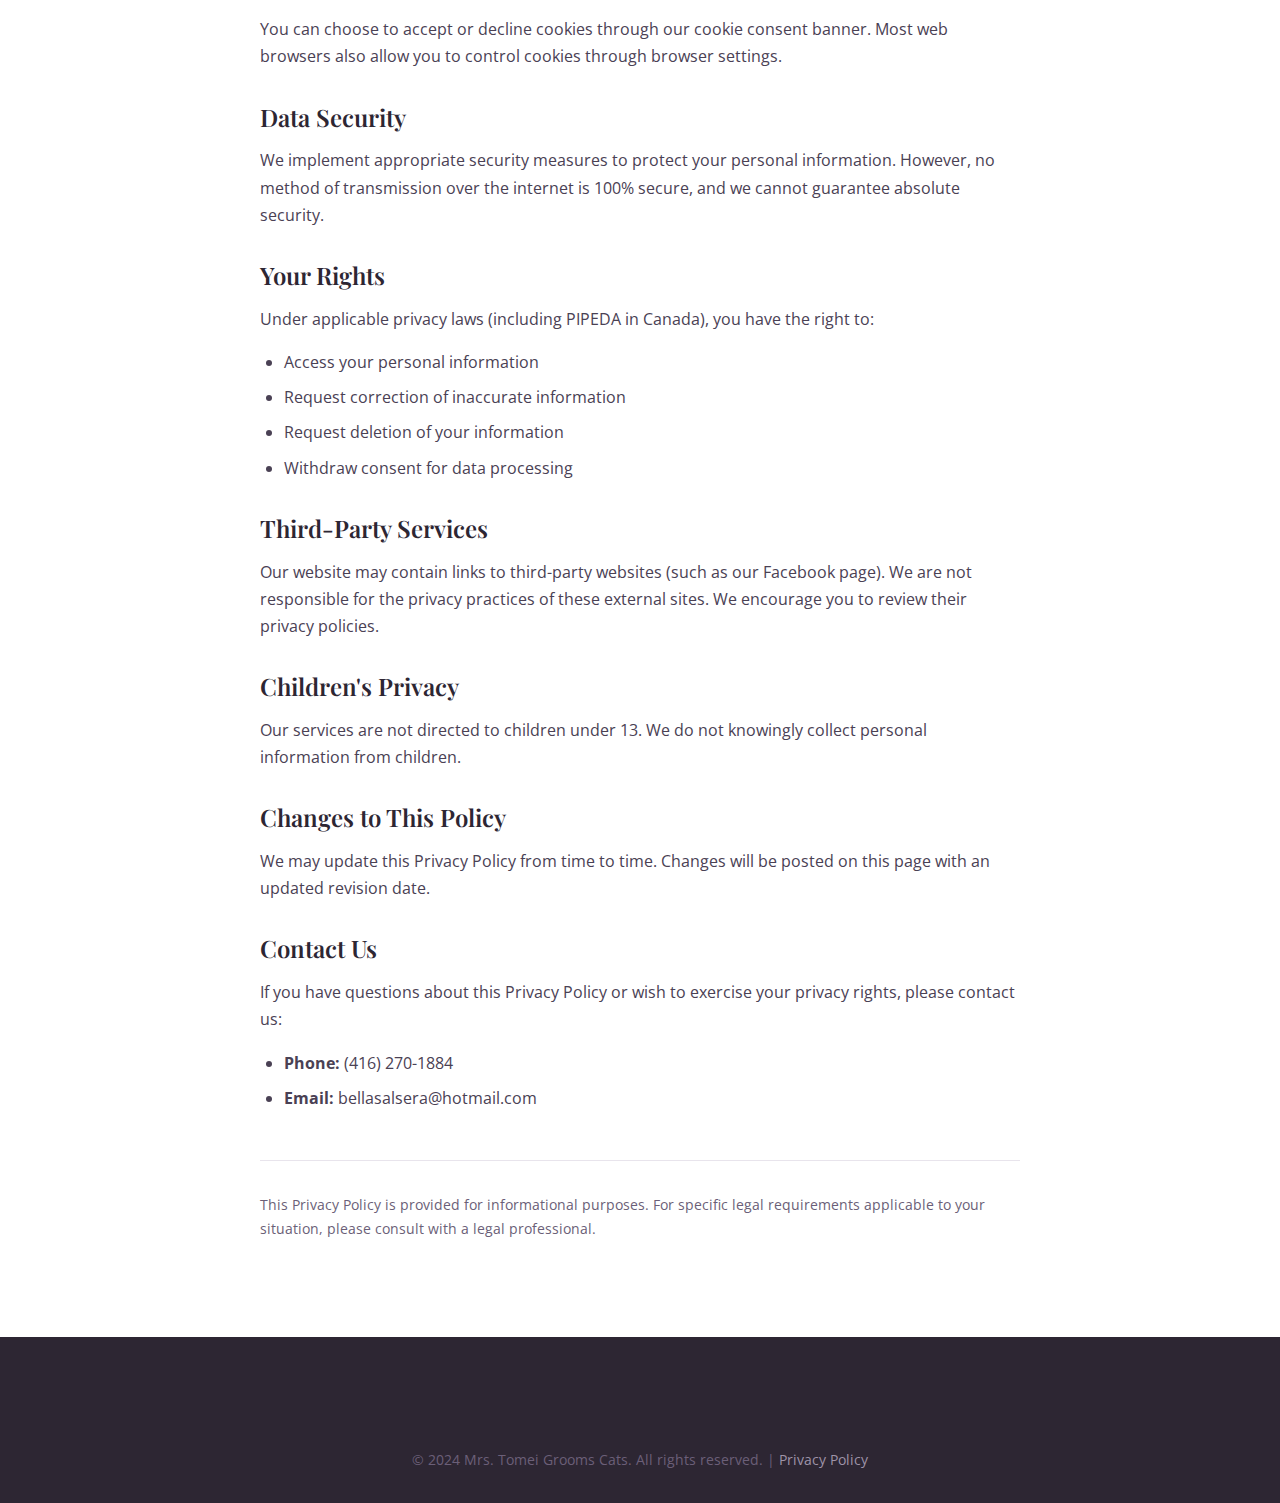
<file: privacy.html>
<!DOCTYPE html>
<html lang="en">
<head>
    <meta charset="UTF-8">
    <meta name="viewport" content="width=device-width, initial-scale=1.0">
    <title>Privacy Policy | Mrs. Tomei Grooms Cats</title>
    <meta name="description" content="Privacy Policy for Mrs. Tomei Grooms Cats - how we collect, use, and protect your personal information.">
    <meta name="robots" content="noindex, follow">
    <link rel="canonical" href="https://jaystarz1.github.io/Mrs-Tomie-Grooms-Cats/privacy.html">

    <!-- Google Fonts -->
    <link rel="preconnect" href="https://fonts.googleapis.com">
    <link rel="preconnect" href="https://fonts.gstatic.com" crossorigin>
    <link href="https://fonts.googleapis.com/css2?family=Playfair+Display:wght@500;600;700&family=Open+Sans:wght@400;500;600&display=swap" rel="stylesheet">

    <link rel="stylesheet" href="css/style.css?v=20251209n">

    <style>
        .privacy-content {
            max-width: 800px;
            margin: 0 auto;
            padding: 120px 20px 80px;
        }

        .privacy-content h1 {
            margin-bottom: 1rem;
        }

        .privacy-content .last-updated {
            color: var(--gray-500);
            font-size: 0.875rem;
            margin-bottom: 2rem;
        }

        .privacy-content h2 {
            margin-top: 2rem;
            margin-bottom: 1rem;
            font-size: 1.5rem;
        }

        .privacy-content p,
        .privacy-content li {
            color: var(--gray-600);
            line-height: 1.7;
        }

        .privacy-content ul {
            margin-left: 1.5rem;
            margin-bottom: 1rem;
        }

        .privacy-content li {
            margin-bottom: 0.5rem;
            list-style: disc;
        }

        .back-link {
            display: inline-flex;
            align-items: center;
            gap: 0.5rem;
            margin-bottom: 2rem;
            color: var(--primary);
            font-weight: 500;
        }

        .back-link:hover {
            color: var(--primary-dark);
        }
    </style>
</head>
<body>
    <!-- Skip Link for Accessibility -->
    <a href="#main-content" class="skip-link">Skip to main content</a>

    <!-- Header -->
    <nav class="navbar">
        <div class="container">
            <a href="index.html" class="logo">
                <span class="logo-icon">🐱</span>
                <span class="logo-text">Mrs. Tomei Grooms Cats</span>
            </a>
            <ul class="nav-menu">
                <li><a href="index.html">Home</a></li>
                <li><a href="index.html#services">Services</a></li>
                <li><a href="index.html#contact">Contact</a></li>
                <li><a href="index.html#contact" class="btn btn-primary">Book Now</a></li>
            </ul>
        </div>
    </nav>

    <main id="main-content" class="privacy-content">
        <a href="index.html" class="back-link">
            <svg xmlns="http://www.w3.org/2000/svg" width="20" height="20" viewBox="0 0 24 24" fill="none" stroke="currentColor" stroke-width="2" stroke-linecap="round" stroke-linejoin="round"><line x1="19" y1="12" x2="5" y2="12"></line><polyline points="12 19 5 12 12 5"></polyline></svg>
            Back to Home
        </a>

        <h1>Privacy Policy</h1>
        <p class="last-updated">Last Updated: December 9, 2025</p>

        <p>Mrs. Tomei Grooms Cats ("we", "our", or "us") is committed to protecting your privacy. This Privacy Policy explains how we collect, use, and safeguard your information when you visit our website or use our grooming services.</p>

        <h2>Information We Collect</h2>
        <p>We may collect personal information that you provide directly to us, including:</p>
        <ul>
            <li><strong>Contact Information:</strong> Name, email address, phone number</li>
            <li><strong>Pet Information:</strong> Your cat's name, breed, and grooming needs</li>
            <li><strong>Location Information:</strong> General area for mobile service scheduling</li>
            <li><strong>Communication Records:</strong> Messages sent through our contact form</li>
        </ul>

        <h2>How We Use Your Information</h2>
        <p>We use the information we collect to:</p>
        <ul>
            <li>Schedule and provide grooming services</li>
            <li>Communicate with you about appointments</li>
            <li>Respond to your inquiries</li>
            <li>Improve our services</li>
            <li>Send appointment reminders (with your consent)</li>
        </ul>

        <h2>Information Sharing</h2>
        <p>We do not sell, trade, or otherwise transfer your personal information to outside parties. We may share information only in the following circumstances:</p>
        <ul>
            <li>With your explicit consent</li>
            <li>To comply with legal obligations</li>
            <li>To protect our rights or safety</li>
        </ul>

        <h2>Cookies and Tracking</h2>
        <p>Our website may use cookies to enhance your browsing experience. Cookies are small files stored on your device that help us:</p>
        <ul>
            <li>Remember your preferences</li>
            <li>Understand how visitors use our site</li>
            <li>Improve website functionality</li>
        </ul>
        <p>You can choose to accept or decline cookies through our cookie consent banner. Most web browsers also allow you to control cookies through browser settings.</p>

        <h2>Data Security</h2>
        <p>We implement appropriate security measures to protect your personal information. However, no method of transmission over the internet is 100% secure, and we cannot guarantee absolute security.</p>

        <h2>Your Rights</h2>
        <p>Under applicable privacy laws (including PIPEDA in Canada), you have the right to:</p>
        <ul>
            <li>Access your personal information</li>
            <li>Request correction of inaccurate information</li>
            <li>Request deletion of your information</li>
            <li>Withdraw consent for data processing</li>
        </ul>

        <h2>Third-Party Services</h2>
        <p>Our website may contain links to third-party websites (such as our Facebook page). We are not responsible for the privacy practices of these external sites. We encourage you to review their privacy policies.</p>

        <h2>Children's Privacy</h2>
        <p>Our services are not directed to children under 13. We do not knowingly collect personal information from children.</p>

        <h2>Changes to This Policy</h2>
        <p>We may update this Privacy Policy from time to time. Changes will be posted on this page with an updated revision date.</p>

        <h2>Contact Us</h2>
        <p>If you have questions about this Privacy Policy or wish to exercise your privacy rights, please contact us:</p>
        <ul>
            <li><strong>Phone:</strong> (416) 270-1884</li>
            <li><strong>Email:</strong> bellasalsera@hotmail.com</li>
        </ul>

        <p style="margin-top: 3rem; padding-top: 2rem; border-top: 1px solid var(--gray-200); font-size: 0.875rem; color: var(--gray-500);">
            This Privacy Policy is provided for informational purposes. For specific legal requirements applicable to your situation, please consult with a legal professional.
        </p>
    </main>

    <!-- Footer -->
    <footer class="footer">
        <div class="container">
            <div class="footer-bottom">
                <p>&copy; 2024 Mrs. Tomei Grooms Cats. All rights reserved. | <a href="privacy.html" style="color: var(--gray-400);">Privacy Policy</a></p>
            </div>
        </div>
    </footer>

</body>
</html>
</file>
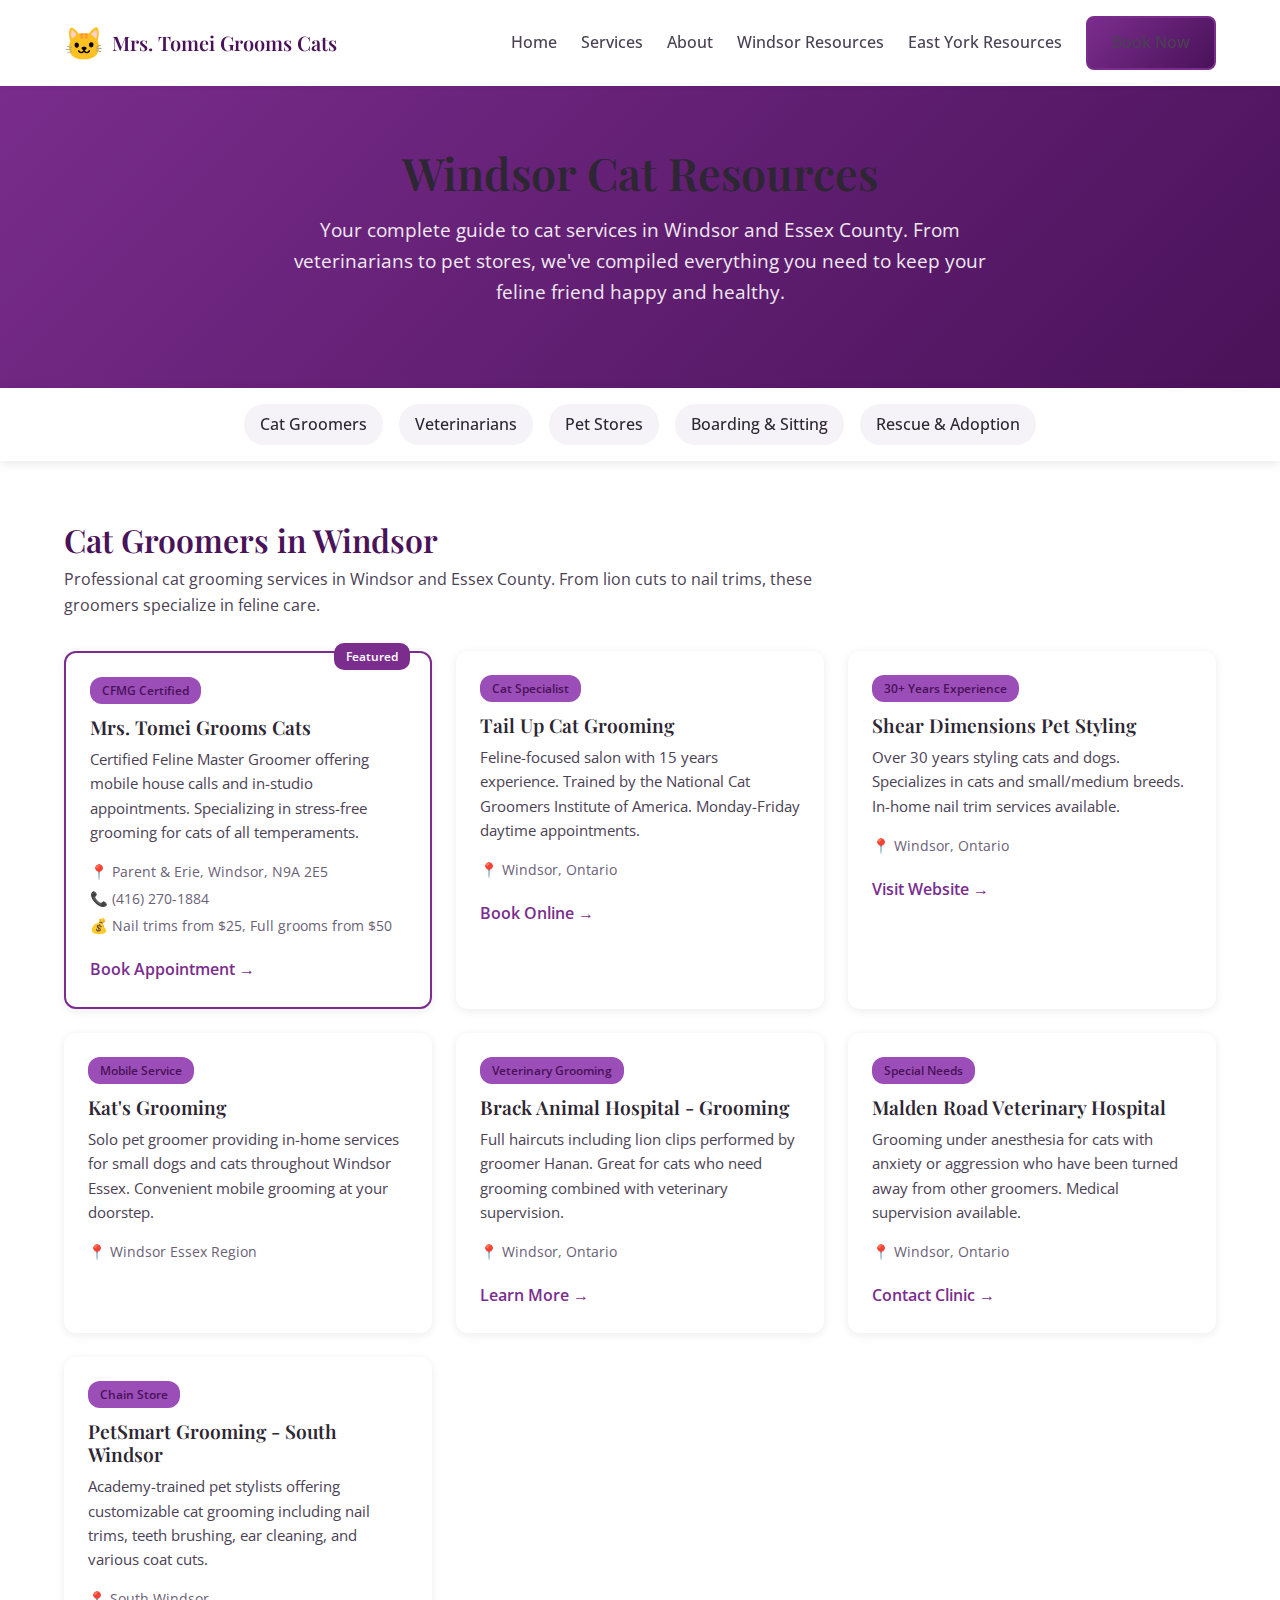
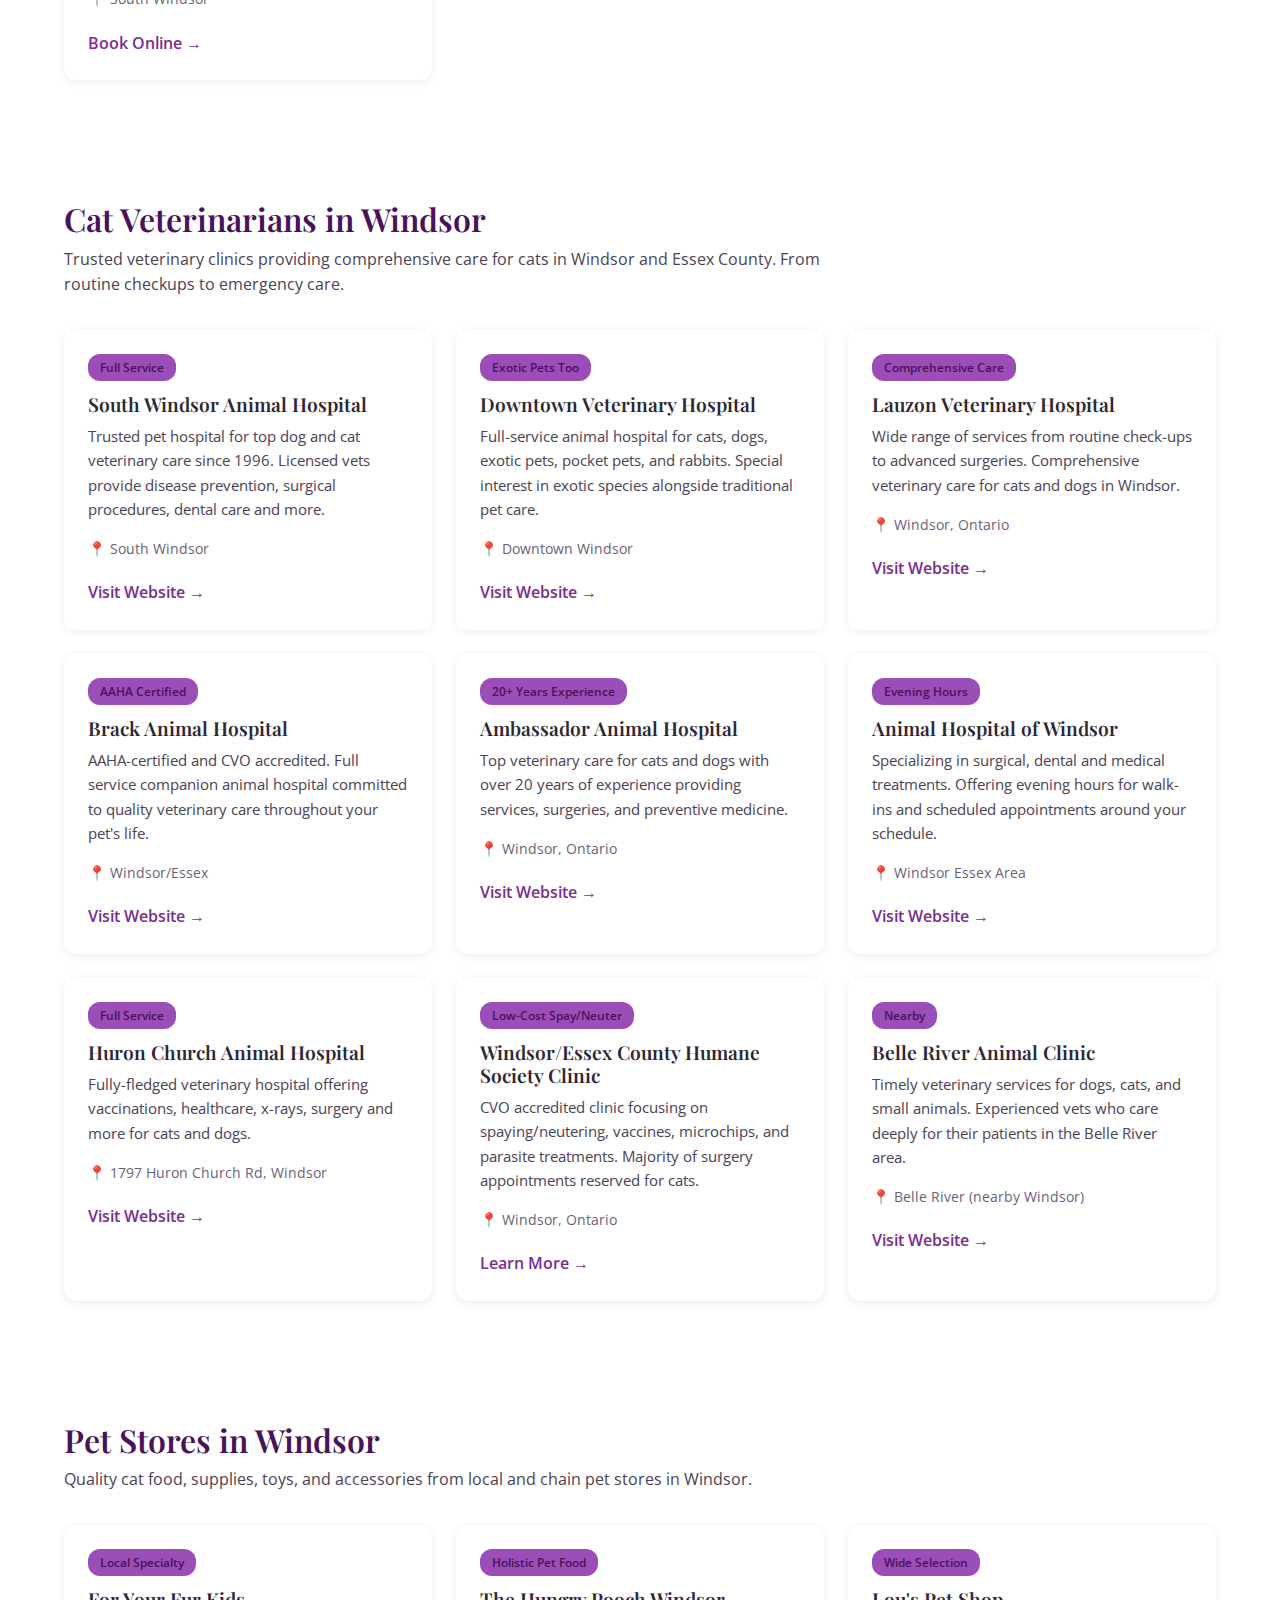
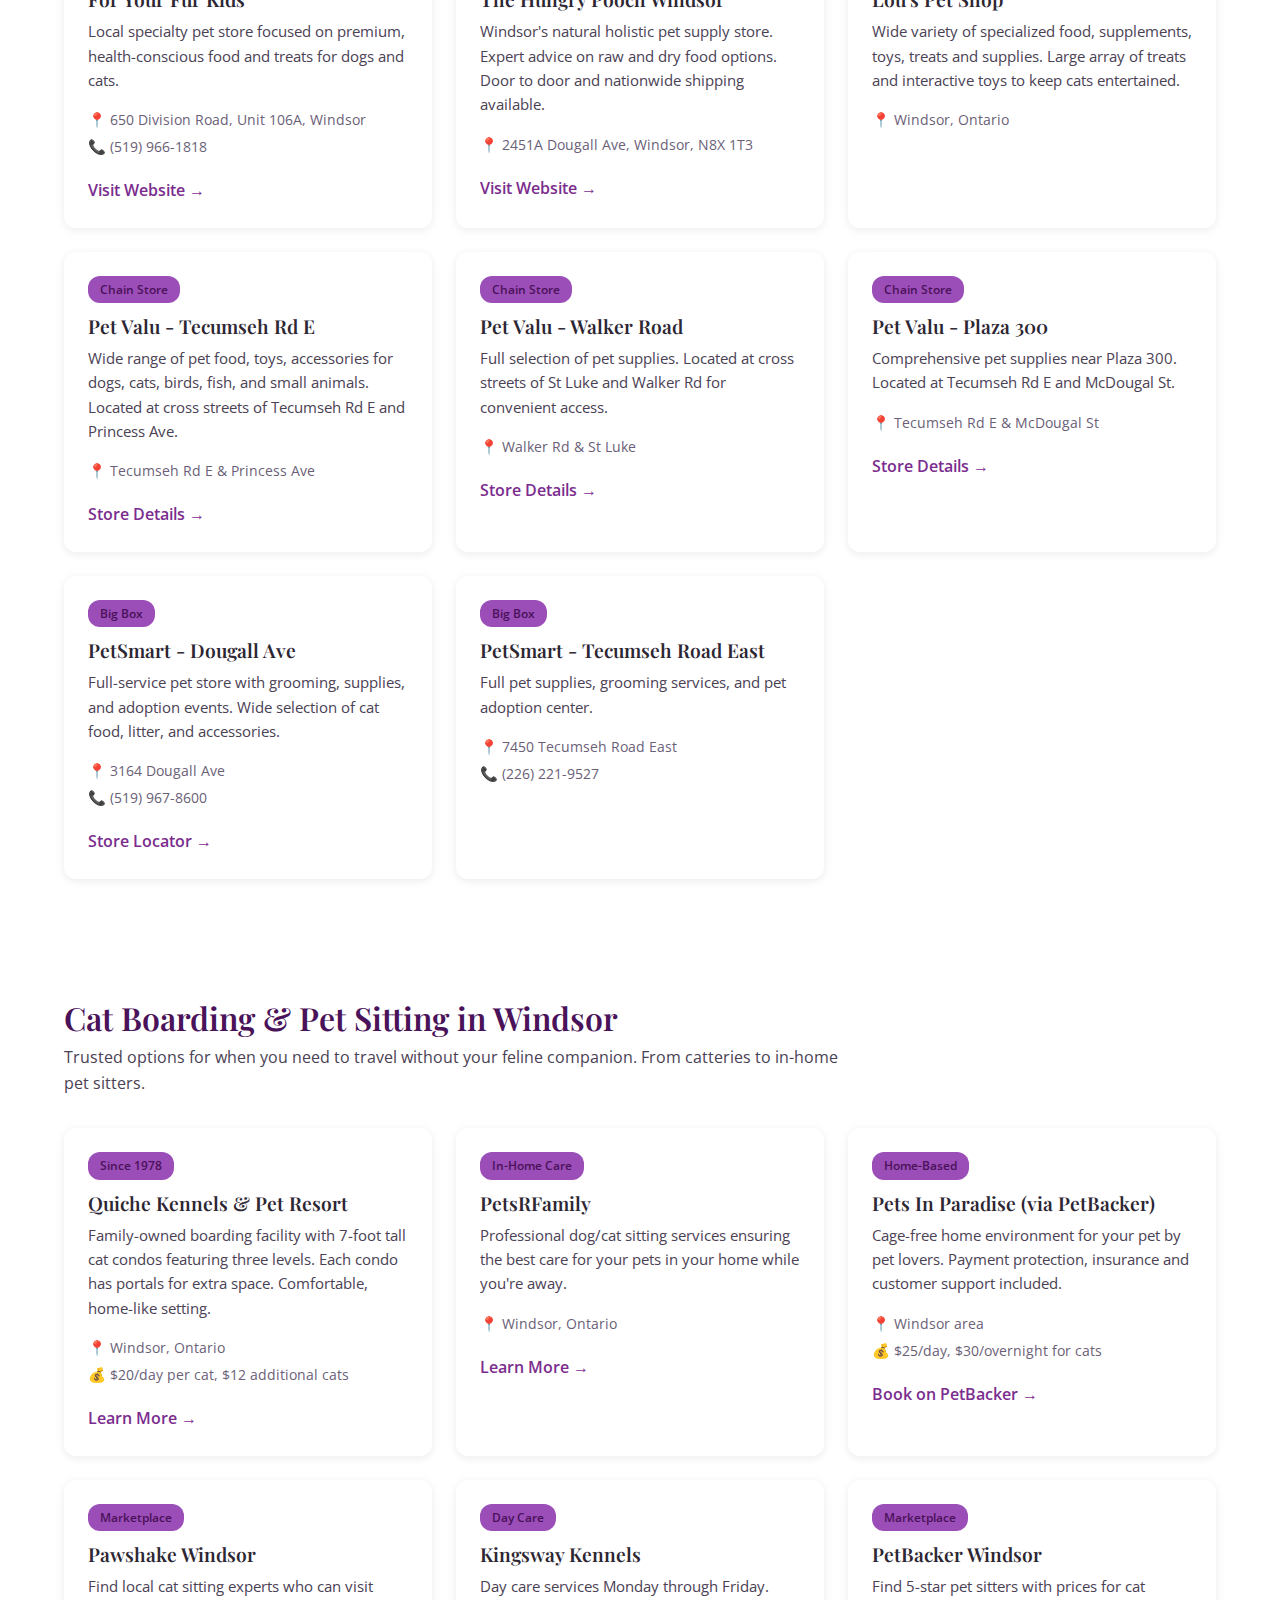
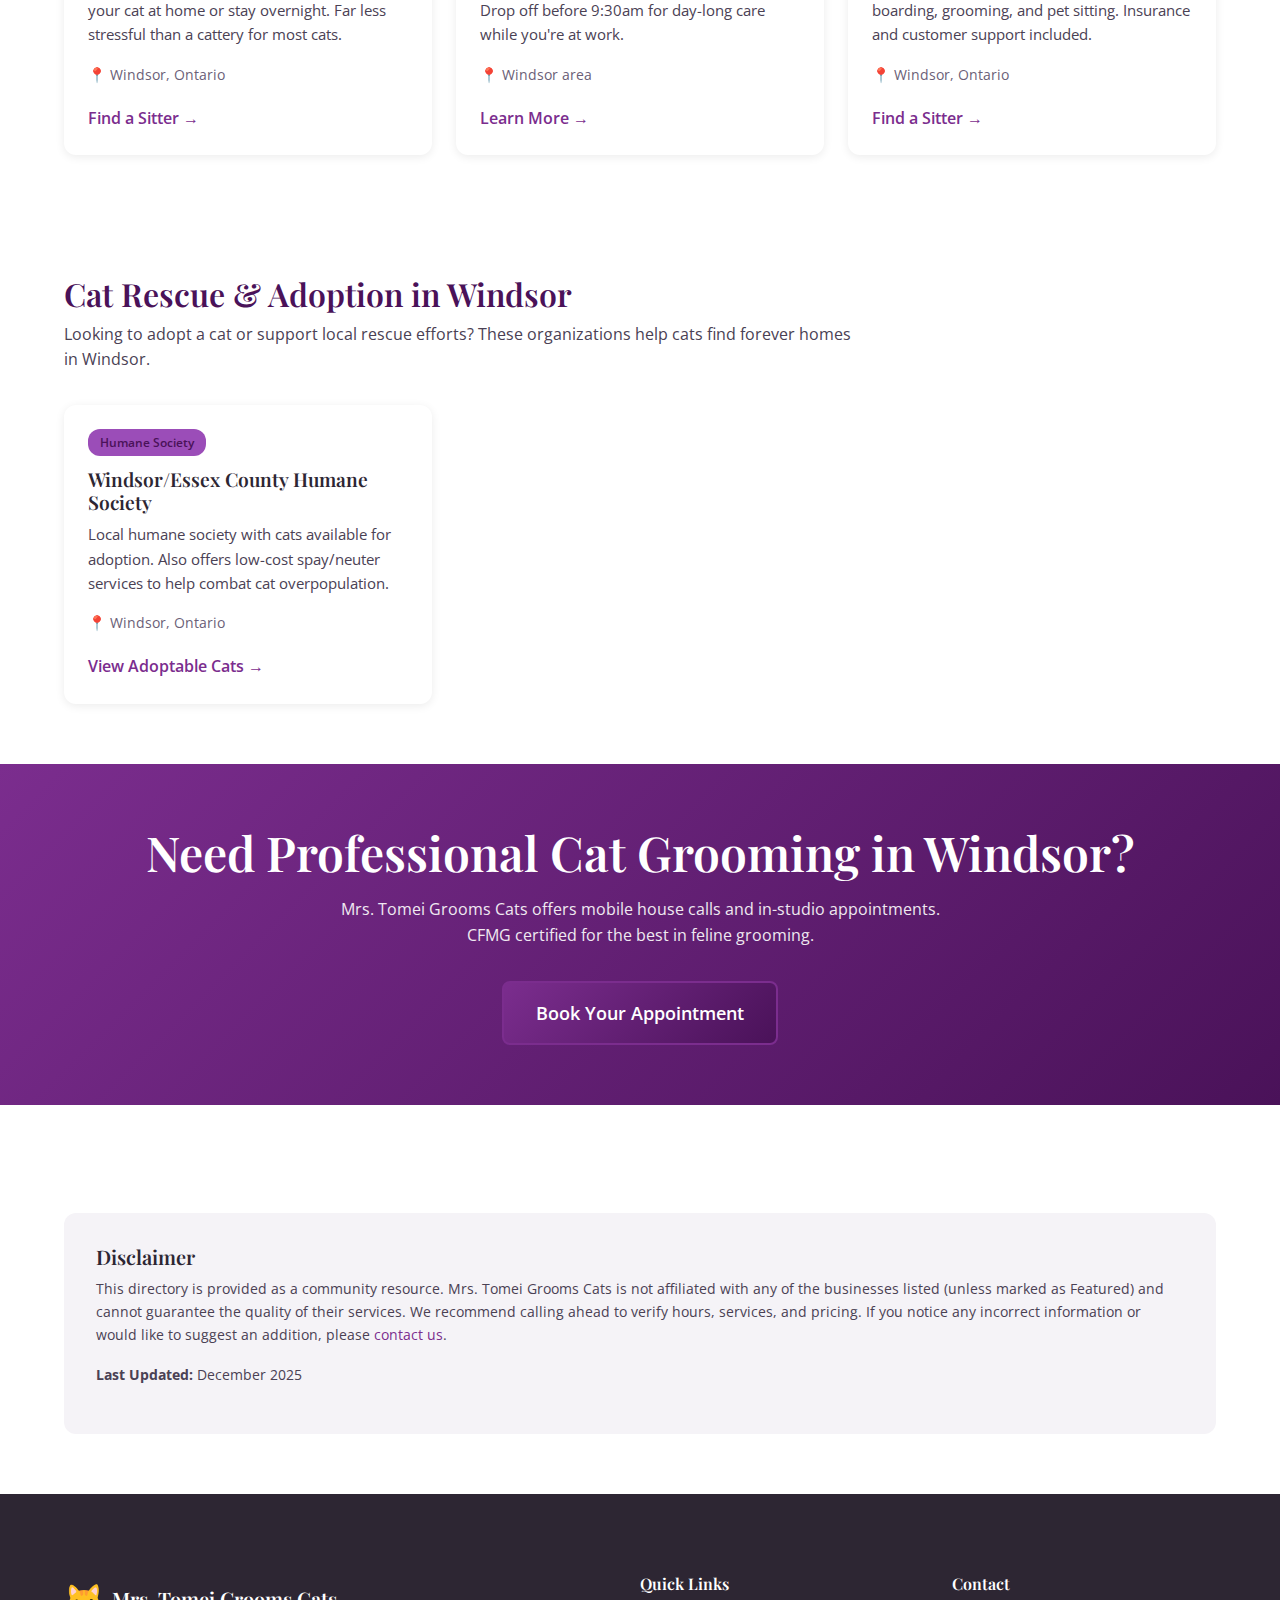
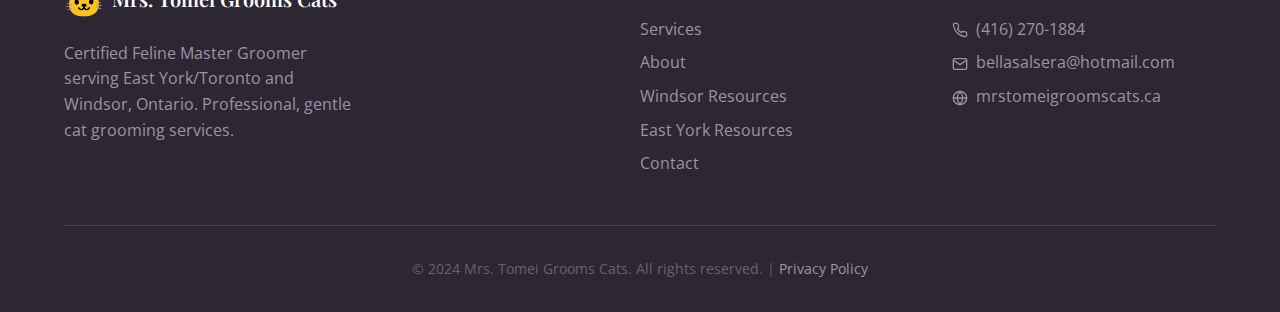
<file: windsor-cat-resources.html>
<!DOCTYPE html>
<html lang="en">
<head>
    <meta charset="UTF-8">
    <meta name="viewport" content="width=device-width, initial-scale=1.0">

    <!-- SEO Meta Tags -->
    <title>Windsor Cat Resources | Vets, Groomers, Pet Stores & More | Mrs. Tomei Grooms Cats</title>
    <meta name="description" content="Complete guide to cat services in Windsor, Ontario. Find veterinarians, groomers, pet stores, boarding facilities, and cat cafes. Your local cat resource directory.">
    <meta name="keywords" content="Windsor cat services, Windsor cat groomer, Windsor cat vet, Windsor pet stores, Windsor cat boarding, Windsor cat cafes, cat resources Windsor Ontario, pet supplies Windsor">
    <meta name="author" content="Mrs. Tomei Grooms Cats">
    <meta name="robots" content="index, follow">
    <link rel="canonical" href="https://jaystarz1.github.io/Mrs-Tomie-Grooms-Cats/windsor-cat-resources.html">

    <!-- Geographic Meta Tags -->
    <meta name="geo.region" content="CA-ON">
    <meta name="geo.placename" content="Windsor, Ontario">
    <meta name="geo.position" content="42.3149;-83.0364">
    <meta name="ICBM" content="42.3149, -83.0364">

    <!-- Open Graph / Facebook -->
    <meta property="og:type" content="website">
    <meta property="og:title" content="Windsor Cat Resources | Complete Local Cat Service Directory">
    <meta property="og:description" content="Your complete guide to cat services in Windsor, Ontario. Vets, groomers, pet stores, boarding, and more!">
    <meta property="og:url" content="https://jaystarz1.github.io/Mrs-Tomie-Grooms-Cats/windsor-cat-resources.html">
    <meta property="og:site_name" content="Mrs. Tomei Grooms Cats">
    <meta property="og:locale" content="en_CA">

    <!-- Twitter Card -->
    <meta name="twitter:card" content="summary_large_image">
    <meta name="twitter:title" content="Windsor Cat Resources | Local Cat Service Directory">
    <meta name="twitter:description" content="Complete guide to cat services in Windsor, Ontario. Vets, groomers, stores, boarding & more!">

    <!-- Google Fonts -->
    <link rel="preconnect" href="https://fonts.googleapis.com">
    <link rel="preconnect" href="https://fonts.gstatic.com" crossorigin>
    <link href="https://fonts.googleapis.com/css2?family=Playfair+Display:wght@500;600;700&family=Open+Sans:wght@400;500;600&display=swap" rel="stylesheet">

    <link rel="stylesheet" href="css/style.css">

    <!-- Schema.org JSON-LD Structured Data -->
    <script type="application/ld+json">
    {
        "@context": "https://schema.org",
        "@type": "ItemList",
        "name": "Windsor Cat Services Directory",
        "description": "Comprehensive directory of cat-related services in Windsor, Ontario including veterinarians, groomers, pet stores, and boarding facilities",
        "url": "https://jaystarz1.github.io/Mrs-Tomie-Grooms-Cats/windsor-cat-resources.html",
        "numberOfItems": 35,
        "itemListElement": [
            {
                "@type": "ListItem",
                "position": 1,
                "item": {
                    "@type": "LocalBusiness",
                    "name": "Tail Up Cat Grooming",
                    "description": "Feline-focused grooming salon with 15 years experience, National Cat Groomers Institute trained",
                    "address": {"@type": "PostalAddress", "addressLocality": "Windsor", "addressRegion": "ON", "addressCountry": "CA"}
                }
            },
            {
                "@type": "ListItem",
                "position": 2,
                "item": {
                    "@type": "VeterinaryCare",
                    "name": "South Windsor Animal Hospital",
                    "description": "Full-service veterinary care for cats and dogs since 1996",
                    "url": "https://www.southwindsoranimalhospital.ca/",
                    "address": {"@type": "PostalAddress", "addressLocality": "Windsor", "addressRegion": "ON", "addressCountry": "CA"}
                }
            },
            {
                "@type": "ListItem",
                "position": 3,
                "item": {
                    "@type": "LocalBusiness",
                    "name": "Quiche Kennels & Pet Resort",
                    "description": "Family-owned cat boarding facility since 1978, featuring 7-foot cat condos",
                    "url": "https://quichekennelsandgrooming.com/",
                    "address": {"@type": "PostalAddress", "addressLocality": "Windsor", "addressRegion": "ON", "addressCountry": "CA"}
                }
            }
        ]
    }
    </script>

    <style>
        /* Resource Page Specific Styles */
        .resource-hero {
            background: linear-gradient(135deg, var(--primary) 0%, var(--primary-dark) 100%);
            padding: 120px 0 80px;
            text-align: center;
            color: white;
        }

        .resource-hero h1 {
            font-size: 2.8rem;
            margin-bottom: 1rem;
        }

        .resource-hero p {
            font-size: 1.2rem;
            opacity: 0.9;
            max-width: 700px;
            margin: 0 auto;
        }

        .resource-nav {
            background: white;
            padding: 1rem 0;
            position: sticky;
            top: 70px;
            z-index: 30;
            box-shadow: 0 2px 10px rgba(0,0,0,0.1);
        }

        .resource-nav ul {
            display: flex;
            justify-content: center;
            gap: 1rem;
            flex-wrap: wrap;
            list-style: none;
            padding: 0;
            margin: 0;
        }

        .resource-nav a {
            display: inline-block;
            padding: 0.5rem 1rem;
            background: var(--gray-100);
            border-radius: 20px;
            color: var(--gray-700);
            text-decoration: none;
            font-weight: 500;
            transition: all 0.3s ease;
        }

        .resource-nav a:hover {
            background: var(--primary);
            color: white;
        }

        .resource-section {
            padding: 60px 0;
        }

        .resource-section:nth-child(even) {
            background: var(--gray-50);
        }

        .resource-section h2 {
            font-family: var(--font-heading);
            font-size: 2rem;
            margin-bottom: 0.5rem;
            color: var(--primary-dark);
        }

        .resource-section .section-intro {
            color: var(--gray-600);
            margin-bottom: 2rem;
            max-width: 800px;
        }

        .resource-grid {
            display: grid;
            grid-template-columns: repeat(auto-fill, minmax(320px, 1fr));
            gap: 1.5rem;
        }

        .resource-card {
            background: white;
            border-radius: 12px;
            padding: 1.5rem;
            box-shadow: 0 2px 10px rgba(0,0,0,0.08);
            transition: transform 0.3s ease, box-shadow 0.3s ease;
        }

        .resource-card:hover {
            transform: translateY(-3px);
            box-shadow: 0 8px 25px rgba(0,0,0,0.12);
        }

        .resource-card h3 {
            font-size: 1.2rem;
            color: var(--gray-900);
            margin-bottom: 0.5rem;
        }

        .resource-card .card-type {
            display: inline-block;
            background: var(--primary-light);
            color: var(--primary-dark);
            font-size: 0.75rem;
            padding: 0.25rem 0.75rem;
            border-radius: 12px;
            margin-bottom: 0.75rem;
            font-weight: 600;
        }

        .resource-card p {
            color: var(--gray-600);
            font-size: 0.95rem;
            margin-bottom: 1rem;
            line-height: 1.6;
        }

        .resource-card .card-details {
            font-size: 0.9rem;
            color: var(--gray-500);
        }

        .resource-card .card-details span {
            display: block;
            margin-bottom: 0.25rem;
        }

        .resource-card .card-link {
            display: inline-block;
            margin-top: 1rem;
            color: var(--primary);
            font-weight: 600;
            text-decoration: none;
        }

        .resource-card .card-link:hover {
            text-decoration: underline;
        }

        .featured-card {
            border: 2px solid var(--primary);
            position: relative;
        }

        .featured-card::before {
            content: "Featured";
            position: absolute;
            top: -10px;
            right: 20px;
            background: var(--primary);
            color: white;
            font-size: 0.75rem;
            padding: 0.25rem 0.75rem;
            border-radius: 10px;
            font-weight: 600;
        }

        .cta-banner {
            background: linear-gradient(135deg, var(--primary) 0%, var(--primary-dark) 100%);
            padding: 60px 0;
            text-align: center;
            color: white;
        }

        .cta-banner h2 {
            color: white;
            margin-bottom: 1rem;
        }

        .cta-banner p {
            opacity: 0.9;
            margin-bottom: 2rem;
            max-width: 600px;
            margin-left: auto;
            margin-right: auto;
        }

        .disclaimer {
            background: var(--gray-100);
            padding: 2rem;
            border-radius: 12px;
            margin-top: 3rem;
            font-size: 0.9rem;
            color: var(--gray-600);
        }

        .disclaimer h4 {
            color: var(--gray-700);
            margin-bottom: 0.5rem;
        }

        @media (max-width: 768px) {
            .resource-hero h1 {
                font-size: 2rem;
            }

            .resource-nav ul {
                gap: 0.5rem;
            }

            .resource-nav a {
                font-size: 0.9rem;
                padding: 0.4rem 0.8rem;
            }
        }
    </style>
</head>
<body>
    <!-- Skip Link for Accessibility -->
    <a href="#main-content" class="skip-link">Skip to main content</a>

    <!-- Header -->
    <header class="header">
        <div class="container">
            <nav class="navbar">
                <a href="index.html" class="logo">
                    <span class="logo-icon">🐱</span>
                    <span class="logo-text">Mrs. Tomei Grooms Cats</span>
                </a>
                <button class="nav-toggle" aria-label="Toggle navigation">
                    <span></span>
                    <span></span>
                    <span></span>
                </button>
                <ul class="nav-menu">
                    <li><a href="index.html">Home</a></li>
                    <li><a href="index.html#services">Services</a></li>
                    <li><a href="index.html#about">About</a></li>
                    <li><a href="windsor-cat-resources.html" class="active">Windsor Resources</a></li>
                    <li><a href="east-york-cat-resources.html">East York Resources</a></li>
                    <li><a href="index.html#contact" class="btn btn-primary">Book Now</a></li>
                </ul>
            </nav>
        </div>
    </header>

    <main id="main-content">
        <!-- Hero Section -->
        <section class="resource-hero">
            <div class="container">
                <h1>Windsor Cat Resources</h1>
                <p>Your complete guide to cat services in Windsor and Essex County. From veterinarians to pet stores, we've compiled everything you need to keep your feline friend happy and healthy.</p>
            </div>
        </section>

        <!-- Quick Navigation -->
        <nav class="resource-nav" aria-label="Resource categories">
            <div class="container">
                <ul>
                    <li><a href="#groomers">Cat Groomers</a></li>
                    <li><a href="#vets">Veterinarians</a></li>
                    <li><a href="#stores">Pet Stores</a></li>
                    <li><a href="#boarding">Boarding & Sitting</a></li>
                    <li><a href="#rescue">Rescue & Adoption</a></li>
                </ul>
            </div>
        </nav>

        <!-- Cat Groomers Section -->
        <section id="groomers" class="resource-section">
            <div class="container">
                <h2>Cat Groomers in Windsor</h2>
                <p class="section-intro">Professional cat grooming services in Windsor and Essex County. From lion cuts to nail trims, these groomers specialize in feline care.</p>

                <div class="resource-grid">
                    <!-- Featured: Mrs. Tomei -->
                    <div class="resource-card featured-card">
                        <span class="card-type">CFMG Certified</span>
                        <h3>Mrs. Tomei Grooms Cats</h3>
                        <p>Certified Feline Master Groomer offering mobile house calls and in-studio appointments. Specializing in stress-free grooming for cats of all temperaments.</p>
                        <div class="card-details">
                            <span>📍 Parent & Erie, Windsor, N9A 2E5</span>
                            <span>📞 (416) 270-1884</span>
                            <span>💰 Nail trims from $25, Full grooms from $50</span>
                        </div>
                        <a href="index.html#contact" class="card-link">Book Appointment →</a>
                    </div>

                    <div class="resource-card">
                        <span class="card-type">Cat Specialist</span>
                        <h3>Tail Up Cat Grooming</h3>
                        <p>Feline-focused salon with 15 years experience. Trained by the National Cat Groomers Institute of America. Monday-Friday daytime appointments.</p>
                        <div class="card-details">
                            <span>📍 Windsor, Ontario</span>
                        </div>
                        <a href="https://booking.moego.pet/ol/landing?name=TailUpCatGrooming" target="_blank" rel="noopener" class="card-link">Book Online →</a>
                    </div>

                    <div class="resource-card">
                        <span class="card-type">30+ Years Experience</span>
                        <h3>Shear Dimensions Pet Styling</h3>
                        <p>Over 30 years styling cats and dogs. Specializes in cats and small/medium breeds. In-home nail trim services available.</p>
                        <div class="card-details">
                            <span>📍 Windsor, Ontario</span>
                        </div>
                        <a href="https://sheardimensionspetstyling.jimdofree.com/" target="_blank" rel="noopener" class="card-link">Visit Website →</a>
                    </div>

                    <div class="resource-card">
                        <span class="card-type">Mobile Service</span>
                        <h3>Kat's Grooming</h3>
                        <p>Solo pet groomer providing in-home services for small dogs and cats throughout Windsor Essex. Convenient mobile grooming at your doorstep.</p>
                        <div class="card-details">
                            <span>📍 Windsor Essex Region</span>
                        </div>
                    </div>

                    <div class="resource-card">
                        <span class="card-type">Veterinary Grooming</span>
                        <h3>Brack Animal Hospital - Grooming</h3>
                        <p>Full haircuts including lion clips performed by groomer Hanan. Great for cats who need grooming combined with veterinary supervision.</p>
                        <div class="card-details">
                            <span>📍 Windsor, Ontario</span>
                        </div>
                        <a href="https://brackanimalhospital.ca/services/grooming-services/" target="_blank" rel="noopener" class="card-link">Learn More →</a>
                    </div>

                    <div class="resource-card">
                        <span class="card-type">Special Needs</span>
                        <h3>Malden Road Veterinary Hospital</h3>
                        <p>Grooming under anesthesia for cats with anxiety or aggression who have been turned away from other groomers. Medical supervision available.</p>
                        <div class="card-details">
                            <span>📍 Windsor, Ontario</span>
                        </div>
                        <a href="https://maldenroadvet.ca/service-category/grooming/" target="_blank" rel="noopener" class="card-link">Contact Clinic →</a>
                    </div>

                    <div class="resource-card">
                        <span class="card-type">Chain Store</span>
                        <h3>PetSmart Grooming - South Windsor</h3>
                        <p>Academy-trained pet stylists offering customizable cat grooming including nail trims, teeth brushing, ear cleaning, and various coat cuts.</p>
                        <div class="card-details">
                            <span>📍 South Windsor</span>
                        </div>
                        <a href="https://stores.petsmart.ca/on/windsor/south-windsor/grooming" target="_blank" rel="noopener" class="card-link">Book Online →</a>
                    </div>
                </div>
            </div>
        </section>

        <!-- Veterinarians Section -->
        <section id="vets" class="resource-section">
            <div class="container">
                <h2>Cat Veterinarians in Windsor</h2>
                <p class="section-intro">Trusted veterinary clinics providing comprehensive care for cats in Windsor and Essex County. From routine checkups to emergency care.</p>

                <div class="resource-grid">
                    <div class="resource-card">
                        <span class="card-type">Full Service</span>
                        <h3>South Windsor Animal Hospital</h3>
                        <p>Trusted pet hospital for top dog and cat veterinary care since 1996. Licensed vets provide disease prevention, surgical procedures, dental care and more.</p>
                        <div class="card-details">
                            <span>📍 South Windsor</span>
                        </div>
                        <a href="https://www.southwindsoranimalhospital.ca/" target="_blank" rel="noopener" class="card-link">Visit Website →</a>
                    </div>

                    <div class="resource-card">
                        <span class="card-type">Exotic Pets Too</span>
                        <h3>Downtown Veterinary Hospital</h3>
                        <p>Full-service animal hospital for cats, dogs, exotic pets, pocket pets, and rabbits. Special interest in exotic species alongside traditional pet care.</p>
                        <div class="card-details">
                            <span>📍 Downtown Windsor</span>
                        </div>
                        <a href="https://downtownvet.net/" target="_blank" rel="noopener" class="card-link">Visit Website →</a>
                    </div>

                    <div class="resource-card">
                        <span class="card-type">Comprehensive Care</span>
                        <h3>Lauzon Veterinary Hospital</h3>
                        <p>Wide range of services from routine check-ups to advanced surgeries. Comprehensive veterinary care for cats and dogs in Windsor.</p>
                        <div class="card-details">
                            <span>📍 Windsor, Ontario</span>
                        </div>
                        <a href="https://www.lauzonvet.ca/" target="_blank" rel="noopener" class="card-link">Visit Website →</a>
                    </div>

                    <div class="resource-card">
                        <span class="card-type">AAHA Certified</span>
                        <h3>Brack Animal Hospital</h3>
                        <p>AAHA-certified and CVO accredited. Full service companion animal hospital committed to quality veterinary care throughout your pet's life.</p>
                        <div class="card-details">
                            <span>📍 Windsor/Essex</span>
                        </div>
                        <a href="https://www.brackanimalhospital.ca/" target="_blank" rel="noopener" class="card-link">Visit Website →</a>
                    </div>

                    <div class="resource-card">
                        <span class="card-type">20+ Years Experience</span>
                        <h3>Ambassador Animal Hospital</h3>
                        <p>Top veterinary care for cats and dogs with over 20 years of experience providing services, surgeries, and preventive medicine.</p>
                        <div class="card-details">
                            <span>📍 Windsor, Ontario</span>
                        </div>
                        <a href="https://www.ambassadoranimal.ca/" target="_blank" rel="noopener" class="card-link">Visit Website →</a>
                    </div>

                    <div class="resource-card">
                        <span class="card-type">Evening Hours</span>
                        <h3>Animal Hospital of Windsor</h3>
                        <p>Specializing in surgical, dental and medical treatments. Offering evening hours for walk-ins and scheduled appointments around your schedule.</p>
                        <div class="card-details">
                            <span>📍 Windsor Essex Area</span>
                        </div>
                        <a href="https://www.animalhospitalofwindsor.ca/" target="_blank" rel="noopener" class="card-link">Visit Website →</a>
                    </div>

                    <div class="resource-card">
                        <span class="card-type">Full Service</span>
                        <h3>Huron Church Animal Hospital</h3>
                        <p>Fully-fledged veterinary hospital offering vaccinations, healthcare, x-rays, surgery and more for cats and dogs.</p>
                        <div class="card-details">
                            <span>📍 1797 Huron Church Rd, Windsor</span>
                        </div>
                        <a href="https://www.huronchurchvet.ca/" target="_blank" rel="noopener" class="card-link">Visit Website →</a>
                    </div>

                    <div class="resource-card">
                        <span class="card-type">Low-Cost Spay/Neuter</span>
                        <h3>Windsor/Essex County Humane Society Clinic</h3>
                        <p>CVO accredited clinic focusing on spaying/neutering, vaccines, microchips, and parasite treatments. Majority of surgery appointments reserved for cats.</p>
                        <div class="card-details">
                            <span>📍 Windsor, Ontario</span>
                        </div>
                        <a href="https://windsorhumane.org/about-the-clinic/" target="_blank" rel="noopener" class="card-link">Learn More →</a>
                    </div>

                    <div class="resource-card">
                        <span class="card-type">Nearby</span>
                        <h3>Belle River Animal Clinic</h3>
                        <p>Timely veterinary services for dogs, cats, and small animals. Experienced vets who care deeply for their patients in the Belle River area.</p>
                        <div class="card-details">
                            <span>📍 Belle River (nearby Windsor)</span>
                        </div>
                        <a href="https://www.windsoressexvets.ca/" target="_blank" rel="noopener" class="card-link">Visit Website →</a>
                    </div>
                </div>
            </div>
        </section>

        <!-- Pet Stores Section -->
        <section id="stores" class="resource-section">
            <div class="container">
                <h2>Pet Stores in Windsor</h2>
                <p class="section-intro">Quality cat food, supplies, toys, and accessories from local and chain pet stores in Windsor.</p>

                <div class="resource-grid">
                    <div class="resource-card">
                        <span class="card-type">Local Specialty</span>
                        <h3>For Your Fur Kids</h3>
                        <p>Local specialty pet store focused on premium, health-conscious food and treats for dogs and cats.</p>
                        <div class="card-details">
                            <span>📍 650 Division Road, Unit 106A, Windsor</span>
                            <span>📞 (519) 966-1818</span>
                        </div>
                        <a href="https://foryourfurkids.com/" target="_blank" rel="noopener" class="card-link">Visit Website →</a>
                    </div>

                    <div class="resource-card">
                        <span class="card-type">Holistic Pet Food</span>
                        <h3>The Hungry Pooch Windsor</h3>
                        <p>Windsor's natural holistic pet supply store. Expert advice on raw and dry food options. Door to door and nationwide shipping available.</p>
                        <div class="card-details">
                            <span>📍 2451A Dougall Ave, Windsor, N8X 1T3</span>
                        </div>
                        <a href="https://thehungrypooch.com/" target="_blank" rel="noopener" class="card-link">Visit Website →</a>
                    </div>

                    <div class="resource-card">
                        <span class="card-type">Wide Selection</span>
                        <h3>Lou's Pet Shop</h3>
                        <p>Wide variety of specialized food, supplements, toys, treats and supplies. Large array of treats and interactive toys to keep cats entertained.</p>
                        <div class="card-details">
                            <span>📍 Windsor, Ontario</span>
                        </div>
                    </div>

                    <div class="resource-card">
                        <span class="card-type">Chain Store</span>
                        <h3>Pet Valu - Tecumseh Rd E</h3>
                        <p>Wide range of pet food, toys, accessories for dogs, cats, birds, fish, and small animals. Located at cross streets of Tecumseh Rd E and Princess Ave.</p>
                        <div class="card-details">
                            <span>📍 Tecumseh Rd E & Princess Ave</span>
                        </div>
                        <a href="https://store.petvalu.ca/location/2107/" target="_blank" rel="noopener" class="card-link">Store Details →</a>
                    </div>

                    <div class="resource-card">
                        <span class="card-type">Chain Store</span>
                        <h3>Pet Valu - Walker Road</h3>
                        <p>Full selection of pet supplies. Located at cross streets of St Luke and Walker Rd for convenient access.</p>
                        <div class="card-details">
                            <span>📍 Walker Rd & St Luke</span>
                        </div>
                        <a href="https://store.petvalu.ca/location/2419" target="_blank" rel="noopener" class="card-link">Store Details →</a>
                    </div>

                    <div class="resource-card">
                        <span class="card-type">Chain Store</span>
                        <h3>Pet Valu - Plaza 300</h3>
                        <p>Comprehensive pet supplies near Plaza 300. Located at Tecumseh Rd E and McDougal St.</p>
                        <div class="card-details">
                            <span>📍 Tecumseh Rd E & McDougal St</span>
                        </div>
                        <a href="https://store.petvalu.ca/location/2279/" target="_blank" rel="noopener" class="card-link">Store Details →</a>
                    </div>

                    <div class="resource-card">
                        <span class="card-type">Big Box</span>
                        <h3>PetSmart - Dougall Ave</h3>
                        <p>Full-service pet store with grooming, supplies, and adoption events. Wide selection of cat food, litter, and accessories.</p>
                        <div class="card-details">
                            <span>📍 3164 Dougall Ave</span>
                            <span>📞 (519) 967-8600</span>
                        </div>
                        <a href="https://stores.petsmart.com/ca/on/windsor" target="_blank" rel="noopener" class="card-link">Store Locator →</a>
                    </div>

                    <div class="resource-card">
                        <span class="card-type">Big Box</span>
                        <h3>PetSmart - Tecumseh Road East</h3>
                        <p>Full pet supplies, grooming services, and pet adoption center.</p>
                        <div class="card-details">
                            <span>📍 7450 Tecumseh Road East</span>
                            <span>📞 (226) 221-9527</span>
                        </div>
                    </div>
                </div>
            </div>
        </section>

        <!-- Boarding & Pet Sitting Section -->
        <section id="boarding" class="resource-section">
            <div class="container">
                <h2>Cat Boarding & Pet Sitting in Windsor</h2>
                <p class="section-intro">Trusted options for when you need to travel without your feline companion. From catteries to in-home pet sitters.</p>

                <div class="resource-grid">
                    <div class="resource-card">
                        <span class="card-type">Since 1978</span>
                        <h3>Quiche Kennels & Pet Resort</h3>
                        <p>Family-owned boarding facility with 7-foot tall cat condos featuring three levels. Each condo has portals for extra space. Comfortable, home-like setting.</p>
                        <div class="card-details">
                            <span>📍 Windsor, Ontario</span>
                            <span>💰 $20/day per cat, $12 additional cats</span>
                        </div>
                        <a href="https://quichekennelsandgrooming.com/cat-boarding/" target="_blank" rel="noopener" class="card-link">Learn More →</a>
                    </div>

                    <div class="resource-card">
                        <span class="card-type">In-Home Care</span>
                        <h3>PetsRFamily</h3>
                        <p>Professional dog/cat sitting services ensuring the best care for your pets in your home while you're away.</p>
                        <div class="card-details">
                            <span>📍 Windsor, Ontario</span>
                        </div>
                        <a href="https://petsrfamily.ca/" target="_blank" rel="noopener" class="card-link">Learn More →</a>
                    </div>

                    <div class="resource-card">
                        <span class="card-type">Home-Based</span>
                        <h3>Pets In Paradise (via PetBacker)</h3>
                        <p>Cage-free home environment for your pet by pet lovers. Payment protection, insurance and customer support included.</p>
                        <div class="card-details">
                            <span>📍 Windsor area</span>
                            <span>💰 $25/day, $30/overnight for cats</span>
                        </div>
                        <a href="https://www.petbacker.com/canada/boarding/ontario/windsor/pets-in-paradise-home-based-pet-hotel" target="_blank" rel="noopener" class="card-link">Book on PetBacker →</a>
                    </div>

                    <div class="resource-card">
                        <span class="card-type">Marketplace</span>
                        <h3>Pawshake Windsor</h3>
                        <p>Find local cat sitting experts who can visit your cat at home or stay overnight. Far less stressful than a cattery for most cats.</p>
                        <div class="card-details">
                            <span>📍 Windsor, Ontario</span>
                        </div>
                        <a href="https://en.pawshake.ca/cat-sitting/windsor-on" target="_blank" rel="noopener" class="card-link">Find a Sitter →</a>
                    </div>

                    <div class="resource-card">
                        <span class="card-type">Day Care</span>
                        <h3>Kingsway Kennels</h3>
                        <p>Day care services Monday through Friday. Drop off before 9:30am for day-long care while you're at work.</p>
                        <div class="card-details">
                            <span>📍 Windsor area</span>
                        </div>
                        <a href="https://www.kingswaykennels.ca/" target="_blank" rel="noopener" class="card-link">Learn More →</a>
                    </div>

                    <div class="resource-card">
                        <span class="card-type">Marketplace</span>
                        <h3>PetBacker Windsor</h3>
                        <p>Find 5-star pet sitters with prices for cat boarding, grooming, and pet sitting. Insurance and customer support included.</p>
                        <div class="card-details">
                            <span>📍 Windsor, Ontario</span>
                        </div>
                        <a href="https://www.petbacker.com/d/pet-sitters/windsor--ontario--canada" target="_blank" rel="noopener" class="card-link">Find a Sitter →</a>
                    </div>
                </div>
            </div>
        </section>

        <!-- Rescue & Adoption Section -->
        <section id="rescue" class="resource-section">
            <div class="container">
                <h2>Cat Rescue & Adoption in Windsor</h2>
                <p class="section-intro">Looking to adopt a cat or support local rescue efforts? These organizations help cats find forever homes in Windsor.</p>

                <div class="resource-grid">
                    <div class="resource-card">
                        <span class="card-type">Humane Society</span>
                        <h3>Windsor/Essex County Humane Society</h3>
                        <p>Local humane society with cats available for adoption. Also offers low-cost spay/neuter services to help combat cat overpopulation.</p>
                        <div class="card-details">
                            <span>📍 Windsor, Ontario</span>
                        </div>
                        <a href="https://windsorhumane.org/" target="_blank" rel="noopener" class="card-link">View Adoptable Cats →</a>
                    </div>
                </div>
            </div>
        </section>

        <!-- CTA Banner -->
        <section class="cta-banner">
            <div class="container">
                <h2>Need Professional Cat Grooming in Windsor?</h2>
                <p>Mrs. Tomei Grooms Cats offers mobile house calls and in-studio appointments. CFMG certified for the best in feline grooming.</p>
                <a href="index.html#contact" class="btn btn-primary btn-lg">Book Your Appointment</a>
            </div>
        </section>

        <!-- Disclaimer -->
        <section class="resource-section">
            <div class="container">
                <div class="disclaimer">
                    <h4>Disclaimer</h4>
                    <p>This directory is provided as a community resource. Mrs. Tomei Grooms Cats is not affiliated with any of the businesses listed (unless marked as Featured) and cannot guarantee the quality of their services. We recommend calling ahead to verify hours, services, and pricing. If you notice any incorrect information or would like to suggest an addition, please <a href="index.html#contact">contact us</a>.</p>
                    <p><strong>Last Updated:</strong> December 2025</p>
                </div>
            </div>
        </section>
    </main>

    <!-- Footer -->
    <footer class="footer">
        <div class="container">
            <div class="footer-content">
                <div class="footer-brand">
                    <a href="index.html" class="logo">
                        <span class="logo-icon">🐱</span>
                        <span class="logo-text">Mrs. Tomei Grooms Cats</span>
                    </a>
                    <p>Certified Feline Master Groomer serving East York/Toronto and Windsor, Ontario. Professional, gentle cat grooming services.</p>
                </div>

                <div class="footer-links">
                    <h4>Quick Links</h4>
                    <ul>
                        <li><a href="index.html#services">Services</a></li>
                        <li><a href="index.html#about">About</a></li>
                        <li><a href="windsor-cat-resources.html">Windsor Resources</a></li>
                        <li><a href="east-york-cat-resources.html">East York Resources</a></li>
                        <li><a href="index.html#contact">Contact</a></li>
                    </ul>
                </div>

                <div class="footer-contact">
                    <h4>Contact</h4>
                    <p><svg xmlns="http://www.w3.org/2000/svg" width="16" height="16" viewBox="0 0 24 24" fill="none" stroke="currentColor" stroke-width="2" stroke-linecap="round" stroke-linejoin="round" style="vertical-align: middle; margin-right: 8px;"><path d="M22 16.92v3a2 2 0 0 1-2.18 2 19.79 19.79 0 0 1-8.63-3.07 19.5 19.5 0 0 1-6-6 19.79 19.79 0 0 1-3.07-8.67A2 2 0 0 1 4.11 2h3a2 2 0 0 1 2 1.72 12.84 12.84 0 0 0 .7 2.81 2 2 0 0 1-.45 2.11L8.09 9.91a16 16 0 0 0 6 6l1.27-1.27a2 2 0 0 1 2.11-.45 12.84 12.84 0 0 0 2.81.7A2 2 0 0 1 22 16.92z"></path></svg>(416) 270-1884</p>
                    <p><svg xmlns="http://www.w3.org/2000/svg" width="16" height="16" viewBox="0 0 24 24" fill="none" stroke="currentColor" stroke-width="2" stroke-linecap="round" stroke-linejoin="round" style="vertical-align: middle; margin-right: 8px;"><path d="M4 4h16c1.1 0 2 .9 2 2v12c0 1.1-.9 2-2 2H4c-1.1 0-2-.9-2-2V6c0-1.1.9-2 2-2z"></path><polyline points="22,6 12,13 2,6"></polyline></svg>bellasalsera@hotmail.com</p>
                    <p><svg xmlns="http://www.w3.org/2000/svg" width="16" height="16" viewBox="0 0 24 24" fill="none" stroke="currentColor" stroke-width="2" stroke-linecap="round" stroke-linejoin="round" style="vertical-align: middle; margin-right: 8px;"><circle cx="12" cy="12" r="10"></circle><line x1="2" y1="12" x2="22" y2="12"></line><path d="M12 2a15.3 15.3 0 0 1 4 10 15.3 15.3 0 0 1-4 10 15.3 15.3 0 0 1-4-10 15.3 15.3 0 0 1 4-10z"></path></svg>mrstomeigroomscats.ca</p>
                </div>
            </div>

            <div class="footer-bottom">
                <p>&copy; 2024 Mrs. Tomei Grooms Cats. All rights reserved. | <a href="privacy.html" style="color: var(--gray-400);">Privacy Policy</a></p>
            </div>
        </div>
    </footer>

    <script src="js/main.js"></script>
</body>
</html>
</file>
<file: css/style.css>
/* =====================================================
   Mrs. Tomei Grooms Cats - Style Sheet
   Purple Brand Color Scheme
   ===================================================== */

/* CSS Variables - Purple Theme */
:root {
    /* Primary Colors - Purple Palette */
    --primary: #7B2D8E;           /* Main purple */
    --primary-dark: #4A1259;      /* Dark purple */
    --primary-light: #9B4DB8;     /* Light purple */
    --primary-pale: #E8D4ED;      /* Very light purple */

    /* Accent Colors */
    --accent: #D4A84B;            /* Gold accent */
    --accent-light: #F5E6C3;      /* Light gold */

    /* Neutral Colors */
    --white: #FFFFFF;
    --off-white: #FAF8FB;
    --gray-100: #F5F3F7;
    --gray-200: #E8E4EC;
    --gray-300: #D1C9D8;
    --gray-400: #9E93A8;
    --gray-500: #6B5F78;
    --gray-600: #4A4154;
    --gray-700: #2D2633;
    --dark: #1A1420;

    /* Typography */
    --font-heading: 'Playfair Display', Georgia, serif;
    --font-body: 'Open Sans', -apple-system, BlinkMacSystemFont, sans-serif;

    /* Spacing */
    --spacing-xs: 0.5rem;
    --spacing-sm: 1rem;
    --spacing-md: 1.5rem;
    --spacing-lg: 2rem;
    --spacing-xl: 3rem;
    --spacing-xxl: 5rem;

    /* Border Radius */
    --radius-sm: 4px;
    --radius-md: 8px;
    --radius-lg: 16px;
    --radius-xl: 24px;
    --radius-full: 50%;

    /* Shadows */
    --shadow-sm: 0 1px 3px rgba(74, 18, 89, 0.1);
    --shadow-md: 0 4px 12px rgba(74, 18, 89, 0.15);
    --shadow-lg: 0 8px 24px rgba(74, 18, 89, 0.2);
    --shadow-xl: 0 16px 48px rgba(74, 18, 89, 0.25);

    /* Transitions */
    --transition-fast: 0.15s ease;
    --transition-base: 0.3s ease;
    --transition-slow: 0.5s ease;
}

/* =====================================================
   Reset & Base Styles
   ===================================================== */
*, *::before, *::after {
    box-sizing: border-box;
    margin: 0;
    padding: 0;
}

html {
    scroll-behavior: smooth;
    font-size: 16px;
}

body {
    font-family: var(--font-body);
    font-size: 1rem;
    line-height: 1.6;
    color: var(--gray-700);
    background-color: var(--white);
    -webkit-font-smoothing: antialiased;
    -moz-osx-font-smoothing: grayscale;
}

img {
    max-width: 100%;
    height: auto;
    display: block;
}

a {
    color: var(--primary);
    text-decoration: none;
    transition: color var(--transition-fast);
}

a:hover {
    color: var(--primary-dark);
}

ul {
    list-style: none;
}

/* =====================================================
   Typography
   ===================================================== */
h1, h2, h3, h4, h5, h6 {
    font-family: var(--font-heading);
    font-weight: 600;
    line-height: 1.2;
    color: var(--gray-700);
}

h1 { font-size: clamp(2.5rem, 5vw, 4rem); }
h2 { font-size: clamp(2rem, 4vw, 3rem); }
h3 { font-size: clamp(1.25rem, 2.5vw, 1.75rem); }
h4 { font-size: 1.25rem; }

p {
    margin-bottom: 1rem;
}

/* =====================================================
   Layout
   ===================================================== */
.container {
    width: 100%;
    max-width: 1200px;
    margin: 0 auto;
    padding: 0 var(--spacing-md);
}

section {
    padding: var(--spacing-xxl) 0;
}

/* =====================================================
   Buttons
   ===================================================== */
.btn {
    display: inline-flex;
    align-items: center;
    justify-content: center;
    gap: 0.5rem;
    padding: 0.75rem 1.5rem;
    font-family: var(--font-body);
    font-size: 1rem;
    font-weight: 600;
    text-decoration: none;
    border: 2px solid transparent;
    border-radius: var(--radius-md);
    cursor: pointer;
    transition: all var(--transition-base);
}

.btn-primary {
    background: linear-gradient(135deg, var(--primary) 0%, var(--primary-dark) 100%);
    color: var(--white);
    border-color: var(--primary);
}

.btn-primary:hover {
    background: linear-gradient(135deg, var(--primary-light) 0%, var(--primary) 100%);
    border-color: var(--primary-light);
    color: var(--white);
    transform: translateY(-2px);
    box-shadow: var(--shadow-md);
}

.btn-outline {
    background: transparent;
    color: var(--white);
    border-color: var(--white);
}

.btn-outline:hover {
    background: var(--white);
    color: var(--primary-dark);
}

.btn-lg {
    padding: 1rem 2rem;
    font-size: 1.125rem;
}

.btn-block {
    width: 100%;
}

/* =====================================================
   Header & Navigation
   ===================================================== */
.header {
    position: fixed;
    top: 0;
    left: 0;
    right: 0;
    z-index: 1000;
    background: var(--white);
    box-shadow: var(--shadow-sm);
    transition: all var(--transition-base);
}

.navbar {
    display: flex;
    align-items: center;
    justify-content: space-between;
    padding: var(--spacing-sm) 0;
}

.logo {
    display: flex;
    align-items: center;
    gap: 0.5rem;
    text-decoration: none;
}

.logo-icon {
    font-size: 2rem;
}

.logo-text {
    font-family: var(--font-heading);
    font-size: 1.25rem;
    font-weight: 600;
    color: var(--primary-dark);
}

.nav-menu {
    display: flex;
    align-items: center;
    gap: var(--spacing-md);
}

.nav-menu a {
    color: var(--gray-600);
    font-weight: 500;
    transition: color var(--transition-fast);
}

.nav-menu a:hover {
    color: var(--primary);
}

.nav-toggle {
    display: none;
    flex-direction: column;
    gap: 5px;
    background: none;
    border: none;
    cursor: pointer;
    padding: 5px;
}

.nav-toggle span {
    width: 25px;
    height: 3px;
    background: var(--primary-dark);
    border-radius: 2px;
    transition: all var(--transition-fast);
}

/* =====================================================
   Hero Section
   ===================================================== */
.hero {
    position: relative;
    min-height: 100vh;
    display: flex;
    align-items: center;
    background: linear-gradient(135deg, var(--primary-dark) 0%, var(--primary) 50%, var(--primary-light) 100%);
    padding-top: 80px;
    overflow: hidden;
}

.hero-overlay {
    position: absolute;
    inset: 0;
    background: url('data:image/svg+xml,<svg xmlns="http://www.w3.org/2000/svg" viewBox="0 0 100 100"><circle cx="50" cy="50" r="40" fill="none" stroke="white" stroke-opacity="0.05" stroke-width="0.5"/></svg>');
    background-size: 100px 100px;
    opacity: 0.5;
}

.hero-content {
    position: relative;
    text-align: center;
    color: var(--white);
    max-width: 800px;
    margin: 0 auto;
    padding: var(--spacing-xl);
}

.hero-badge {
    display: inline-block;
    padding: 0.5rem 1.5rem;
    background: rgba(255, 255, 255, 0.15);
    border: 1px solid rgba(255, 255, 255, 0.3);
    border-radius: var(--radius-xl);
    font-size: 0.875rem;
    font-weight: 600;
    text-transform: uppercase;
    letter-spacing: 1px;
    margin-bottom: var(--spacing-md);
    backdrop-filter: blur(10px);
}

.hero h1 {
    color: var(--white);
    margin-bottom: var(--spacing-md);
    text-shadow: 0 2px 20px rgba(0, 0, 0, 0.2);
}

.hero-subtitle {
    font-size: 1.25rem;
    opacity: 0.95;
    margin-bottom: var(--spacing-lg);
    max-width: 600px;
    margin-left: auto;
    margin-right: auto;
}

.hero-buttons {
    display: flex;
    gap: var(--spacing-sm);
    justify-content: center;
    flex-wrap: wrap;
    margin-bottom: var(--spacing-xl);
}

.hero-features {
    display: flex;
    justify-content: center;
    gap: var(--spacing-lg);
    flex-wrap: wrap;
}

.hero-feature {
    display: flex;
    align-items: center;
    gap: 0.5rem;
    padding: 0.75rem 1.25rem;
    background: rgba(255, 255, 255, 0.1);
    border-radius: var(--radius-xl);
    backdrop-filter: blur(10px);
}

.feature-icon {
    font-size: 1.25rem;
}

/* =====================================================
   Section Headers
   ===================================================== */
.section-header {
    text-align: center;
    max-width: 700px;
    margin: 0 auto var(--spacing-xl);
}

.section-tag {
    display: inline-block;
    padding: 0.25rem 1rem;
    background: var(--primary-pale);
    color: var(--primary-dark);
    font-size: 0.875rem;
    font-weight: 600;
    text-transform: uppercase;
    letter-spacing: 1px;
    border-radius: var(--radius-xl);
    margin-bottom: var(--spacing-sm);
}

.section-header h2 {
    margin-bottom: var(--spacing-sm);
}

.section-header p {
    color: var(--gray-500);
    font-size: 1.125rem;
}

/* =====================================================
   Services Section
   ===================================================== */
.services {
    background: var(--off-white);
}

.services-grid {
    display: grid;
    grid-template-columns: repeat(auto-fit, minmax(320px, 1fr));
    gap: var(--spacing-lg);
}

.service-card {
    background: var(--white);
    padding: var(--spacing-lg);
    border-radius: var(--radius-lg);
    box-shadow: var(--shadow-sm);
    transition: all var(--transition-base);
    border: 1px solid var(--gray-200);
}

.service-card:hover {
    transform: translateY(-5px);
    box-shadow: var(--shadow-lg);
    border-color: var(--primary-pale);
}

.service-icon {
    font-size: 2.5rem;
    margin-bottom: var(--spacing-sm);
}

.service-card h3 {
    margin-bottom: var(--spacing-sm);
    color: var(--primary-dark);
}

.service-card p {
    color: var(--gray-500);
    margin-bottom: var(--spacing-md);
}

.service-price {
    display: flex;
    flex-direction: column;
    padding-top: var(--spacing-sm);
    border-top: 1px solid var(--gray-200);
}

.price-label {
    font-size: 0.75rem;
    text-transform: uppercase;
    letter-spacing: 1px;
    color: var(--gray-400);
}

.price {
    font-family: var(--font-heading);
    font-size: 1.5rem;
    font-weight: 700;
    color: var(--primary);
}

.services-note {
    margin-top: var(--spacing-xl);
    padding: var(--spacing-md);
    background: var(--primary-pale);
    border-radius: var(--radius-md);
    text-align: center;
}

.services-note p {
    margin: 0;
    color: var(--primary-dark);
}

/* =====================================================
   About Section
   ===================================================== */
.about-grid {
    display: grid;
    grid-template-columns: 1fr 1fr;
    gap: var(--spacing-xxl);
    align-items: center;
}

.about-content .section-tag {
    margin-bottom: var(--spacing-sm);
}

.about-content h2 {
    margin-bottom: var(--spacing-md);
}

.about-content p {
    color: var(--gray-500);
    margin-bottom: var(--spacing-md);
}

.credentials {
    display: flex;
    flex-direction: column;
    gap: var(--spacing-md);
    margin-top: var(--spacing-lg);
}

.credential {
    display: flex;
    align-items: center;
    gap: var(--spacing-sm);
    padding: var(--spacing-sm);
    background: var(--gray-100);
    border-radius: var(--radius-md);
    border-left: 4px solid var(--primary);
}

.credential-icon {
    font-size: 2rem;
}

.credential-text {
    display: flex;
    flex-direction: column;
}

.credential-text strong {
    color: var(--primary-dark);
}

.credential-text span {
    font-size: 0.875rem;
    color: var(--gray-500);
}

.about-image {
    position: relative;
}

.image-placeholder {
    aspect-ratio: 4/5;
    background: linear-gradient(135deg, var(--primary-pale) 0%, var(--gray-200) 100%);
    border-radius: var(--radius-lg);
    display: flex;
    flex-direction: column;
    align-items: center;
    justify-content: center;
    gap: var(--spacing-sm);
}

.image-placeholder span {
    font-size: 5rem;
}

.image-placeholder p {
    color: var(--gray-400);
    font-weight: 500;
}

/* =====================================================
   Why Choose Us Section
   ===================================================== */
.why-us {
    background: linear-gradient(135deg, var(--primary-dark) 0%, var(--primary) 100%);
    color: var(--white);
}

.why-us .section-tag {
    background: rgba(255, 255, 255, 0.2);
    color: var(--white);
}

.why-us .section-header h2 {
    color: var(--white);
}

.benefits-grid {
    display: grid;
    grid-template-columns: repeat(auto-fit, minmax(250px, 1fr));
    gap: var(--spacing-lg);
}

.benefit {
    text-align: center;
    padding: var(--spacing-lg);
    background: var(--primary-dark);
    border-radius: var(--radius-lg);
    border: 1px solid rgba(255, 255, 255, 0.15);
    transition: all var(--transition-base);
}

.benefit:hover {
    background: #3a0e47;
    transform: translateY(-5px);
    border-color: rgba(255, 255, 255, 0.25);
}

.benefit-icon {
    font-size: 3rem;
    margin-bottom: var(--spacing-sm);
}

.benefit h3 {
    color: #FFFFFF;
    margin-bottom: var(--spacing-sm);
}

.benefit p {
    color: #FFFFFF;
    margin: 0;
}

.why-us .benefit h3,
.why-us .benefit p {
    color: #FFFFFF;
}

/* =====================================================
   FAQ Section
   ===================================================== */
.faq {
    background: var(--white);
}

.faq-grid {
    max-width: 800px;
    margin: 0 auto;
    display: flex;
    flex-direction: column;
    gap: var(--spacing-sm);
}

.faq-item {
    background: var(--white);
    border: 1px solid var(--gray-200);
    border-radius: var(--radius-md);
    overflow: hidden;
    transition: all var(--transition-base);
}

.faq-item:hover {
    border-color: var(--primary-pale);
    box-shadow: var(--shadow-sm);
}

.faq-item.active {
    border-color: var(--primary);
    box-shadow: var(--shadow-md);
}

.faq-question {
    width: 100%;
    display: flex;
    align-items: center;
    justify-content: space-between;
    gap: var(--spacing-md);
    padding: var(--spacing-md) var(--spacing-lg);
    background: transparent;
    border: none;
    cursor: pointer;
    text-align: left;
    font-family: var(--font-body);
    font-size: 1rem;
    font-weight: 600;
    color: var(--gray-700);
    transition: all var(--transition-fast);
}

.faq-question:hover {
    color: var(--primary);
}

.faq-question span {
    flex: 1;
}

.faq-question svg {
    flex-shrink: 0;
    width: 24px;
    height: 24px;
    color: var(--primary);
    transition: transform var(--transition-base);
}

.faq-item.active .faq-question svg {
    transform: rotate(180deg);
}

.faq-answer {
    max-height: 0;
    overflow: hidden;
    transition: max-height var(--transition-base), padding var(--transition-base);
}

.faq-item.active .faq-answer {
    max-height: 500px;
}

.faq-answer p {
    padding: 0 var(--spacing-lg) var(--spacing-lg);
    margin: 0;
    color: var(--gray-500);
    line-height: 1.7;
}

/* =====================================================
   Gallery Section
   ===================================================== */
.gallery {
    background: var(--off-white);
}

.gallery-grid {
    display: grid;
    grid-template-columns: repeat(auto-fill, minmax(280px, 1fr));
    gap: var(--spacing-md);
}

.gallery-item {
    position: relative;
    aspect-ratio: 1;
    border-radius: var(--radius-lg);
    overflow: hidden;
    cursor: pointer;
    box-shadow: var(--shadow-sm);
    transition: all var(--transition-base);
}

.gallery-item img {
    width: 100%;
    height: 100%;
    object-fit: cover;
    transition: transform var(--transition-base);
}

.gallery-item:hover {
    transform: scale(1.02);
    box-shadow: var(--shadow-lg);
}

.gallery-item:hover img {
    transform: scale(1.05);
}

.gallery-note {
    text-align: center;
    color: var(--gray-500);
    margin-top: var(--spacing-lg);
    font-style: italic;
}

.gallery-note a {
    color: var(--primary);
    font-weight: 600;
}

.gallery-note a:hover {
    color: var(--primary-dark);
    text-decoration: underline;
}

/* =====================================================
   Locations Section
   ===================================================== */
.locations-grid {
    display: grid;
    grid-template-columns: repeat(auto-fit, minmax(400px, 1fr));
    gap: var(--spacing-lg);
}

.location-card {
    background: var(--white);
    border-radius: var(--radius-lg);
    overflow: hidden;
    box-shadow: var(--shadow-md);
    border: 1px solid var(--gray-200);
}

.location-header {
    background: linear-gradient(135deg, var(--primary) 0%, var(--primary-dark) 100%);
    color: var(--white);
    padding: var(--spacing-md) var(--spacing-lg);
}

.location-header h3 {
    color: var(--white);
    margin: 0;
}

.location-body {
    padding: var(--spacing-lg);
}

.location-info {
    margin-bottom: var(--spacing-md);
    padding-bottom: var(--spacing-md);
    border-bottom: 1px solid var(--gray-200);
}

.info-item {
    display: flex;
    align-items: flex-start;
    gap: var(--spacing-sm);
    margin-bottom: var(--spacing-xs);
}

.info-icon {
    flex-shrink: 0;
}

.service-type {
    margin-bottom: var(--spacing-md);
}

.service-type h4 {
    color: var(--primary-dark);
    margin-bottom: var(--spacing-xs);
    font-size: 1rem;
}

.service-type ul {
    padding-left: var(--spacing-md);
}

.service-type li {
    position: relative;
    padding-left: var(--spacing-sm);
    margin-bottom: 0.25rem;
    color: var(--gray-600);
}

.service-type li::before {
    content: "•";
    position: absolute;
    left: 0;
    color: var(--primary);
}

/* Map Container */
.map-container {
    margin-top: var(--spacing-xl);
    text-align: center;
}

.map-container h3 {
    color: var(--primary-dark);
    margin-bottom: var(--spacing-sm);
}

.map-container p {
    color: var(--gray-500);
    margin-bottom: var(--spacing-md);
    max-width: 600px;
    margin-left: auto;
    margin-right: auto;
}

.map-wrapper {
    position: relative;
    border-radius: var(--radius-lg);
    overflow: hidden;
    box-shadow: var(--shadow-md);
}

.map-wrapper iframe {
    display: block;
}

/* Service Area Circle Overlay */
.service-area-circle {
    position: absolute;
    top: 50%;
    left: 50%;
    transform: translate(-50%, -50%);
    width: 180px;
    height: 180px;
    border: 4px solid var(--primary);
    border-radius: 50%;
    background: rgba(123, 45, 142, 0.15);
    pointer-events: none;
    box-shadow: 0 0 0 4px rgba(123, 45, 142, 0.1),
                0 0 20px rgba(123, 45, 142, 0.2);
}

.map-note {
    font-size: 0.875rem;
    color: var(--gray-500);
    font-style: italic;
    margin-top: var(--spacing-sm);
}

/* =====================================================
   Contact Section
   ===================================================== */
.contact {
    background: var(--off-white);
}

.contact-grid {
    display: grid;
    grid-template-columns: 1fr 1.5fr;
    gap: var(--spacing-xl);
}

.contact-info h3 {
    color: var(--primary-dark);
    margin-bottom: var(--spacing-lg);
}

.contact-item {
    display: flex;
    align-items: flex-start;
    gap: var(--spacing-sm);
    margin-bottom: var(--spacing-md);
}

.contact-icon {
    flex-shrink: 0;
    width: 48px;
    height: 48px;
    display: flex;
    align-items: center;
    justify-content: center;
    background: var(--primary-pale);
    border-radius: var(--radius-md);
    color: var(--primary);
}

.contact-icon svg {
    width: 24px;
    height: 24px;
}

.contact-item strong {
    display: block;
    color: var(--gray-700);
    margin-bottom: 0.25rem;
}

.contact-item a {
    color: var(--primary);
}

.contact-item a:hover {
    color: var(--primary-dark);
}

.hours {
    margin-top: var(--spacing-lg);
    padding: var(--spacing-md);
    background: var(--primary-pale);
    border-radius: var(--radius-md);
}

.hours h4 {
    color: var(--primary-dark);
    margin-bottom: var(--spacing-xs);
}

.hours p {
    margin: 0;
    color: var(--gray-600);
}

/* Contact Form */
.contact-form-wrapper {
    background: var(--white);
    padding: var(--spacing-xl);
    border-radius: var(--radius-lg);
    box-shadow: var(--shadow-md);
}

.form-group {
    margin-bottom: var(--spacing-md);
}

.form-group label {
    display: block;
    margin-bottom: 0.5rem;
    font-weight: 500;
    color: var(--gray-700);
}

.form-group input,
.form-group select,
.form-group textarea {
    width: 100%;
    padding: 0.75rem 1rem;
    border: 1px solid var(--gray-300);
    border-radius: var(--radius-md);
    font-family: var(--font-body);
    font-size: 1rem;
    transition: all var(--transition-fast);
}

.form-group input:focus,
.form-group select:focus,
.form-group textarea:focus {
    outline: none;
    border-color: var(--primary);
    box-shadow: 0 0 0 3px var(--primary-pale);
}

.form-group textarea {
    resize: vertical;
    min-height: 120px;
}

/* =====================================================
   Footer
   ===================================================== */
.footer {
    background: var(--gray-700);
    color: var(--white);
    padding: var(--spacing-xxl) 0 var(--spacing-lg);
}

.footer-content {
    display: grid;
    grid-template-columns: 2fr 1fr 1fr;
    gap: var(--spacing-xl);
    padding-bottom: var(--spacing-xl);
    border-bottom: 1px solid var(--gray-600);
}

.footer-brand .logo-text {
    color: var(--white);
}

.footer-brand p {
    margin-top: var(--spacing-sm);
    color: var(--gray-400);
    max-width: 300px;
}

.footer-links h4,
.footer-contact h4 {
    color: var(--white);
    margin-bottom: var(--spacing-md);
    font-size: 1rem;
}

.footer-links ul {
    display: flex;
    flex-direction: column;
    gap: 0.5rem;
}

.footer-links a {
    color: var(--gray-400);
    transition: color var(--transition-fast);
}

.footer-links a:hover {
    color: var(--white);
}

.footer-contact p {
    color: var(--gray-400);
    margin-bottom: 0.5rem;
}

.footer-bottom {
    text-align: center;
    padding-top: var(--spacing-lg);
}

.footer-bottom p {
    color: var(--gray-500);
    font-size: 0.875rem;
    margin: 0;
}

/* =====================================================
   Responsive Design
   ===================================================== */
@media (max-width: 992px) {
    .about-grid {
        grid-template-columns: 1fr;
        gap: var(--spacing-xl);
    }

    .about-image {
        order: -1;
    }

    .image-placeholder {
        aspect-ratio: 16/9;
    }

    .contact-grid {
        grid-template-columns: 1fr;
    }

    .footer-content {
        grid-template-columns: 1fr 1fr;
    }
}

@media (max-width: 768px) {
    .nav-menu {
        position: fixed;
        top: 70px;
        left: 0;
        right: 0;
        background: var(--white);
        flex-direction: column;
        padding: var(--spacing-md);
        box-shadow: var(--shadow-lg);
        transform: translateY(-100%);
        opacity: 0;
        visibility: hidden;
        transition: all var(--transition-base);
    }

    .nav-menu.active {
        transform: translateY(0);
        opacity: 1;
        visibility: visible;
    }

    .nav-toggle {
        display: flex;
    }

    .hero-features {
        flex-direction: column;
        align-items: center;
    }

    .locations-grid {
        grid-template-columns: 1fr;
    }

    .footer-content {
        grid-template-columns: 1fr;
        text-align: center;
    }

    .footer-brand p {
        max-width: none;
    }

    .footer-links ul {
        align-items: center;
    }
}

@media (max-width: 480px) {
    .hero-buttons {
        flex-direction: column;
        width: 100%;
    }

    .hero-buttons .btn {
        width: 100%;
    }

    .services-grid {
        grid-template-columns: 1fr;
    }

    .gallery-grid {
        grid-template-columns: 1fr;
    }
}
</file>
